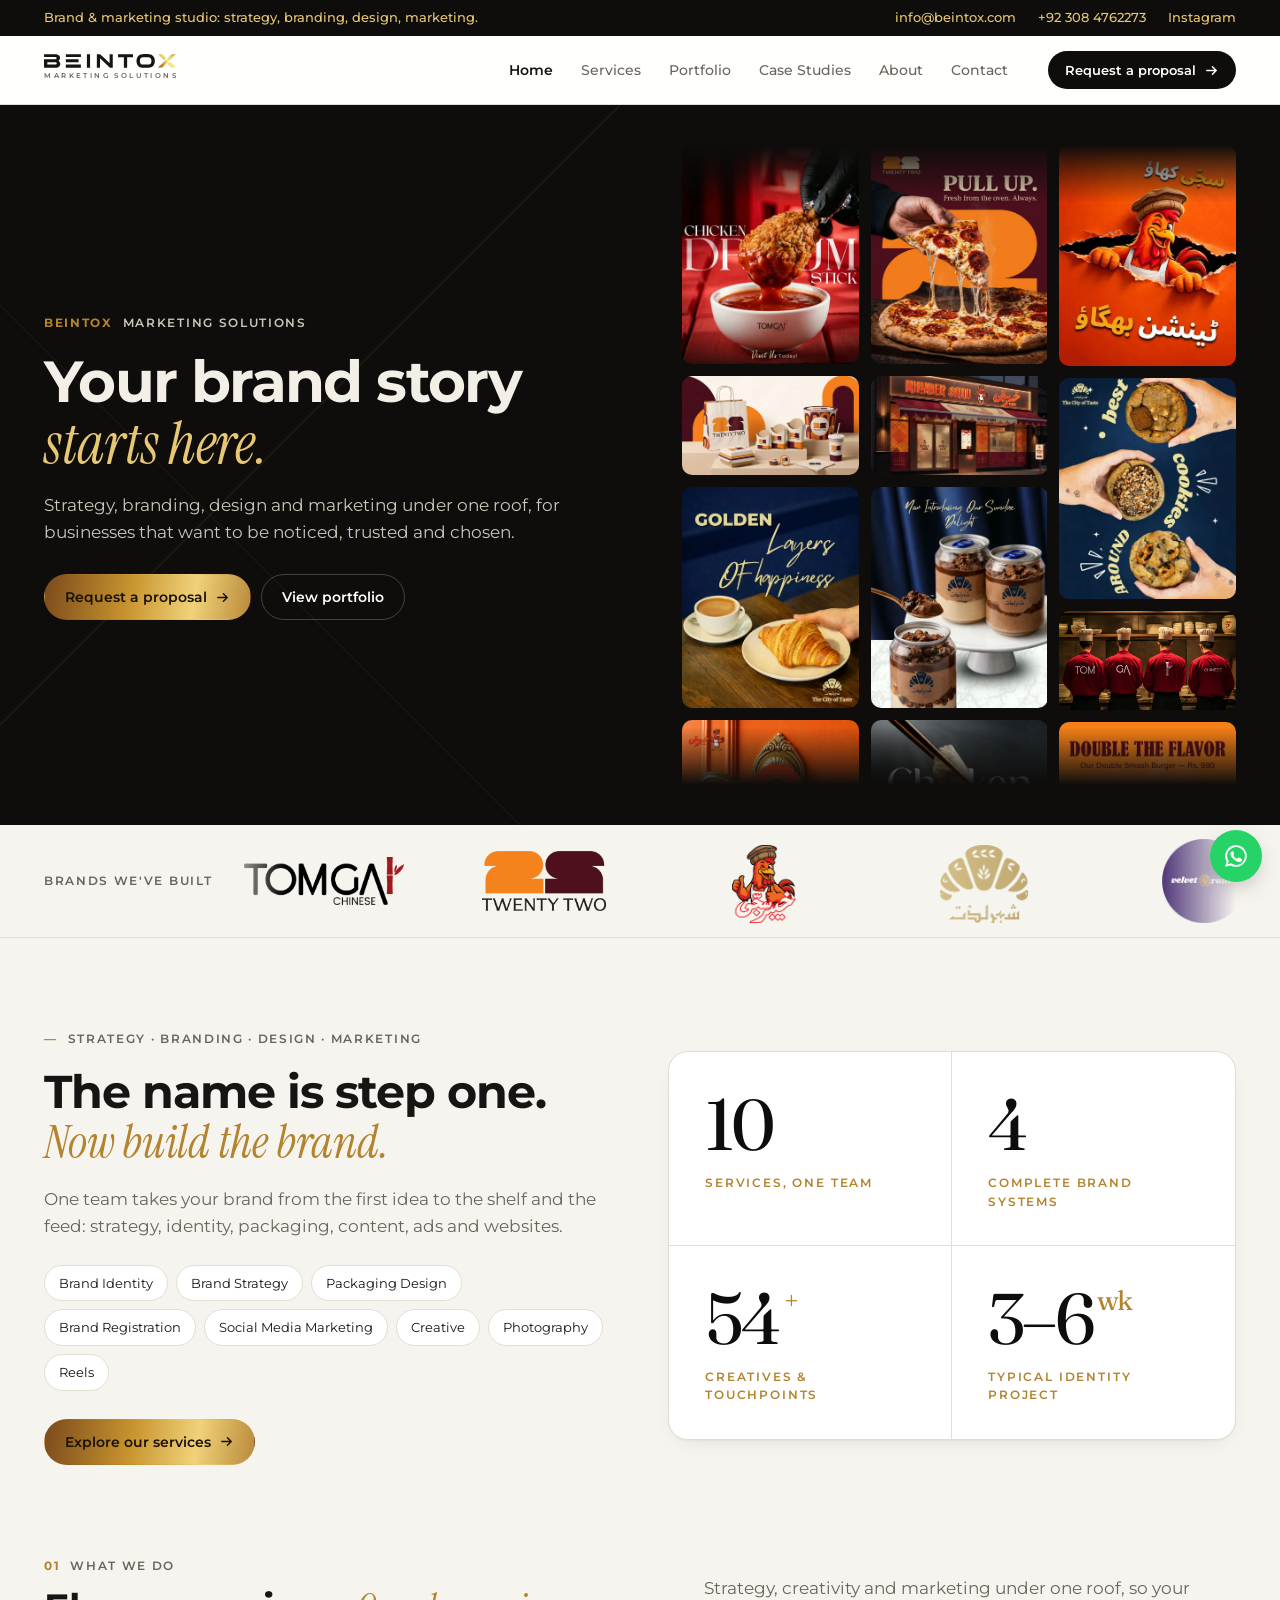
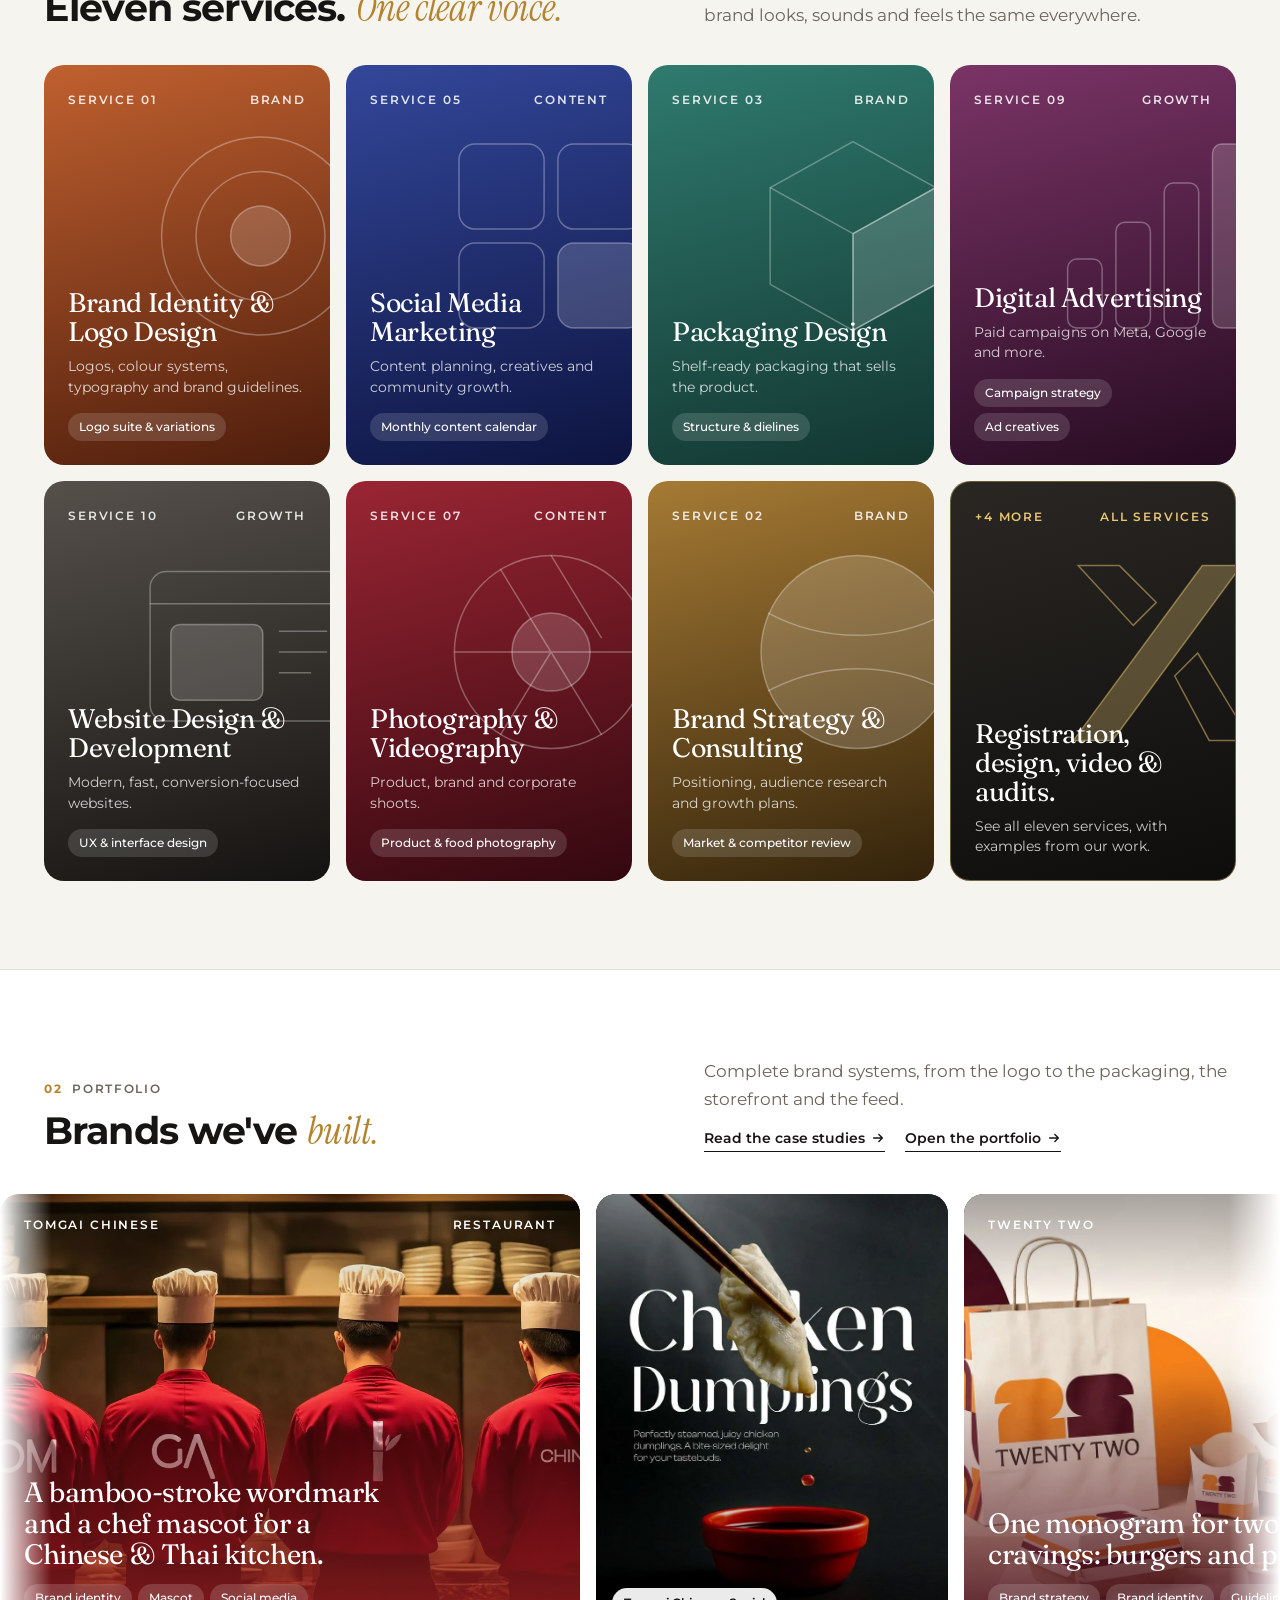
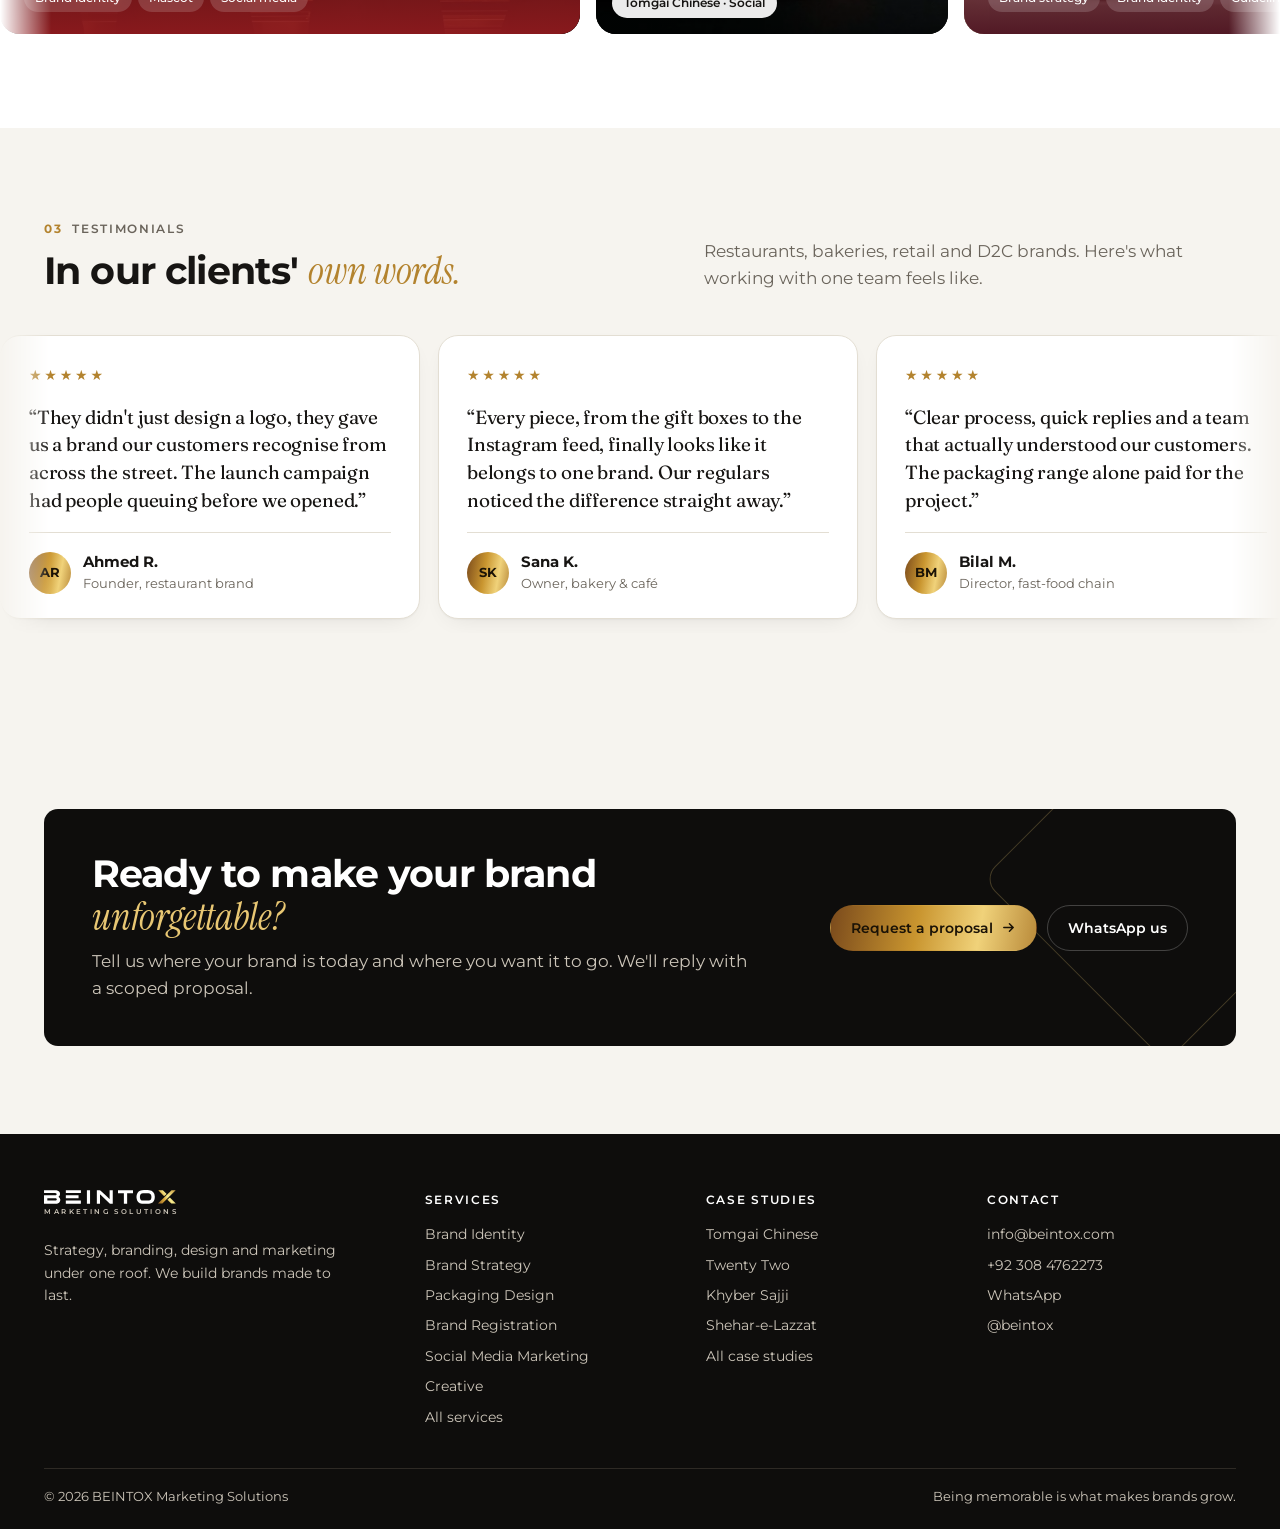
<file: index.html>
<!doctype html>
<html lang="en">
<head>
<meta charset="utf-8">
<meta name="viewport" content="width=device-width, initial-scale=1">
<title>BEINTOX: Branding &amp; Digital Marketing Agency | Strategy, Identity, Social Media</title>
<meta name="description" content="BEINTOX is a brand and marketing studio offering brand strategy, identity design, packaging, social media, advertising and websites, all under one roof.">
<meta name="theme-color" content="#0e0d0c">
<meta property="og:type" content="website">
<meta property="og:site_name" content="BEINTOX Marketing Solutions">
<meta property="og:title" content="BEINTOX: Branding &amp; Digital Marketing Agency | Strategy, Identity, Social Media">
<meta property="og:description" content="BEINTOX is a brand and marketing studio offering brand strategy, identity design, packaging, social media, advertising and websites, all under one roof.">
<meta name="twitter:card" content="summary_large_image">
<link rel="icon" href="assets/img/favicon.svg" type="image/svg+xml">
<link rel="preconnect" href="https://fonts.googleapis.com">
<link rel="preconnect" href="https://fonts.gstatic.com" crossorigin>
<link rel="stylesheet" href="https://fonts.googleapis.com/css2?family=Fraunces:opsz,wght@9..144,400&family=Instrument+Serif:ital@1&family=Montserrat:wght@400;500;600;700&display=swap">
<link rel="stylesheet" href="assets/css/style.css?v=16">
<script>document.documentElement.classList.add("js")</script>
<script type="application/ld+json">{"@context": "https://schema.org", "@type": "ProfessionalService", "name": "BEINTOX Marketing Solutions", "description": "Brand strategy, identity, design and marketing studio.", "email": "info@beintox.com", "telephone": "+923084762273", "address": {"@type": "PostalAddress", "addressCountry": "PK"}, "sameAs": ["https://instagram.com/beintox"], "makesOffer": [{"@type": "Offer", "itemOffered": {"@type": "Service", "name": "Brand Identity & Logo Design"}}, {"@type": "Offer", "itemOffered": {"@type": "Service", "name": "Brand Strategy & Consulting"}}, {"@type": "Offer", "itemOffered": {"@type": "Service", "name": "Packaging Design"}}, {"@type": "Offer", "itemOffered": {"@type": "Service", "name": "Brand Registration (IPO)"}}, {"@type": "Offer", "itemOffered": {"@type": "Service", "name": "Social Media Marketing"}}, {"@type": "Offer", "itemOffered": {"@type": "Service", "name": "Creative & Graphic Design"}}, {"@type": "Offer", "itemOffered": {"@type": "Service", "name": "Photography & Videography"}}, {"@type": "Offer", "itemOffered": {"@type": "Service", "name": "Reels & Video Editing"}}, {"@type": "Offer", "itemOffered": {"@type": "Service", "name": "Digital Advertising"}}, {"@type": "Offer", "itemOffered": {"@type": "Service", "name": "Website Design & Development"}}, {"@type": "Offer", "itemOffered": {"@type": "Service", "name": "Marketing Audit"}}]}</script>
</head>
<body>
<svg width="0" height="0" style="position:absolute" aria-hidden="true"><defs><linearGradient id="bxg" x1="830" y1="100" x2="968" y2="0" gradientUnits="userSpaceOnUse"><stop offset="0" stop-color="#8a5a22"/><stop offset=".35" stop-color="#d9a838"/><stop offset=".55" stop-color="#f7ec8f"/><stop offset="1" stop-color="#c99a3c"/></linearGradient></defs></svg>
<a class="skip" href="#main">Skip to content</a>
<div class="topbar"><div class="wrap">
  <span class="topbar__note">Brand &amp; marketing studio: strategy, branding, design, marketing.</span>
  <ul>
    <li><a href="mailto:info@beintox.com">info@beintox.com</a></li>
    <li><a href="tel:+923084762273">+92 308 4762273</a></li>
    <li><a href="https://instagram.com/beintox" target="_blank" rel="noopener">Instagram</a></li>
  </ul>
</div></div>
<header class="nav"><div class="wrap">
  <a href="index.html" aria-label="BEINTOX home"><span class="logo"><svg viewBox="0 0 968 182" role="img" aria-label="BEINTOX Marketing Solutions"><path d="M87.84 76.57C86.23 76.99 84.54 77.25 82.88 77.25C64.01 77.3 45.14 77.29 26.27 77.29C25.73 77.29 25.19 77.18 24.34 77.08L24.34 59.9C25.91 59.9 27.26 59.9 28.61 59.9C46.09 59.89 63.56 59.86 81.04 59.9C83.25 59.91 85.51 60.15 87.67 60.62C91.83 61.54 93.62 64.47 93.72 68.55C93.83 72.71 91.94 75.52 87.84 76.57M107.12 50.43C106.96 50.33 106.96 49.96 106.84 49.58C107.18 49.25 107.56 48.86 107.96 48.5C123.17 35.01 119.78 12.41 100.94 4.82C95.02 2.43 88.18 1.47 81.74 1.38C55.86 1.01 29.97 1.23 4.08 1.24C2.85 1.24 1.62 1.37 .23 1.44L.23 22.39C1.58 22.46 2.54 22.56 3.51 22.56C27.99 22.52 52.48 22.45 76.97 22.46C80.16 22.46 83.41 22.63 86.55 23.2C90.55 23.93 92.46 26.76 92.4 30.75C92.35 34.71 90.44 37.44 86.4 38.18C84.09 38.6 81.69 38.79 79.33 38.8C54.57 38.86 29.8 38.86 5.03 38.88C3.41 38.88 1.78 38.88 .08 38.88L.08 100.76C1.53 100.85 2.76 100.98 3.98 100.98C30.98 100.99 57.99 101.01 84.99 100.93C88.47 100.92 92.02 100.7 95.41 100C107.05 97.61 115.95 91.79 118.73 79.43C121.47 67.22 117.75 57.4 107.12 50.43ZM785.91 64.32C783.36 71.67 778.25 76.97 770.45 77.26C754.13 77.86 737.76 77.87 721.44 77.33C713.34 77.05 707.86 71.85 705.28 64.1C702.41 55.48 702.44 46.72 705.09 38.12C707.83 29.22 714.92 24.19 725.14 23.76C731.99 23.47 738.85 23.71 745.71 23.71C752.56 23.7 759.43 23.45 766.27 23.76C777.64 24.28 784.7 30.45 786.98 41.57C788.55 49.22 788.49 56.86 785.91 64.32M812.63 48.09C811.81 21.2 797.61 4.33 771.46 1.73C754.31 .03 736.8 .61 719.54 1.65C705.45 2.51 693.58 9.06 685.86 21.59C678.95 32.8 677.73 45.21 678.72 57.94C680.58 81.75 694.94 97.44 718.55 100.47C727.34 101.6 736.4 100.65 745.34 100.65C745.34 100.75 745.34 100.84 745.34 100.94C753.58 100.94 761.86 101.41 770.07 100.85C791.03 99.41 806.2 87.07 810.75 67.59C812.23 61.28 812.83 54.58 812.63 48.09ZM481.19 66.45C479.88 65.39 479.11 64.84 478.42 64.21C456.71 44.25 435.01 24.27 413.27 4.34C411.96 3.15 410.39 1.48 408.88 1.42C401.81 1.11 394.72 1.28 387.48 1.28L387.48 100.68L410.51 100.68L410.51 30.58C412.94 32.85 414.64 34.43 416.32 36.03C438.05 56.79 459.77 77.56 481.52 98.3C482.6 99.33 483.93 100.77 485.19 100.82C491.54 101.08 497.91 100.94 504.27 100.94L504.27 1.59L481.19 1.59ZM542.62 23.15H585.75V100.81H609.78V22.93H652.61V1.53H542.62ZM159.89 77.56h110.59v23.06H159.89zM160.07 1.44h110.62v21.39H160.07zM314.61 1.47h23.1v99.22h-23.1zM160.05 38.44h93.35v21.6H160.05z" fill="currentColor"/><path d="M835.75 99.75H868.25L965.75 1.5H935.75Z" fill="url(#bxg)"/><path d="M838.25 1.5H872L899.5 29.25L880.75 46.5Z" fill="url(#bxg)"/><path d="M905 71.5L923.25 54.25L967 99.75H933.25Z" fill="url(#bxg)"/><text class="logo__sub" x="2" y="178" textLength="964" lengthAdjust="spacing">MARKETING SOLUTIONS</text></svg></span></a>
  <ul class="nav__links" id="nav-links"><li><a href="index.html" aria-current="page">Home</a></li><li><a href="services.html">Services</a></li><li><a href="portfolio.html">Portfolio</a></li><li><a href="case-studies.html">Case Studies</a></li><li><a href="about.html">About</a></li><li><a href="contact.html">Contact</a></li></ul>
  <a class="btn btn--dark btn--s nav__cta" href="contact.html">Request a proposal <svg viewBox="0 0 16 16" fill="none" aria-hidden="true"><path d="M3 8h10M9 4l4 4-4 4" stroke="currentColor" stroke-width="1.6" stroke-linecap="round" stroke-linejoin="round"/></svg></a>
  <button class="nav__toggle" type="button" aria-label="Menu" aria-expanded="false" aria-controls="nav-links"><svg viewBox="0 0 18 18" fill="none" aria-hidden="true"><path d="M2 5h14M2 9h14M2 13h14" stroke="currentColor" stroke-width="1.6" stroke-linecap="round"/></svg></button>
</div></header>
<main id="main">

<section class="hero"><div class="wrap">
  <div>
    <span class="eyebrow"><b>BEINTOX</b> Marketing Solutions</span>
    <h1 class="h1">Your brand story <em>starts here.</em></h1>
    <p class="lead">Strategy, branding, design and marketing under one roof, for businesses that want to be noticed, trusted and chosen.</p>
    <div class="btns"><a class="btn btn--gold" href="contact.html">Request a proposal <svg viewBox="0 0 16 16" fill="none" aria-hidden="true"><path d="M3 8h10M9 4l4 4-4 4" stroke="currentColor" stroke-width="1.6" stroke-linecap="round" stroke-linejoin="round"/></svg></a><a class="btn btn--ghost" href="portfolio.html">View portfolio</a></div>
  </div>
  <div class="hero__wall" aria-label="Creatives designed by BEINTOX"><div class="wall__col" style="--dur:64s"><div class="wall__track"><a class="wall__item" href="portfolio.html#tomgai"><img src="assets/img/tomgai/post-drumstick.webp" alt="Tomgai creative by BEINTOX" width="800" height="992" fetchpriority="high" decoding="async"><span>Tomgai</span></a><a class="wall__item" href="portfolio.html#twenty-two"><img src="assets/img/twentytwo/pk-range.webp" alt="Twenty Two creative by BEINTOX" width="1600" height="892" fetchpriority="high" decoding="async"><span>Twenty Two</span></a><a class="wall__item" href="portfolio.html#shehar-e-lazzat"><img src="assets/img/shehar/post-golden-layers.webp" alt="Shehar-e-Lazzat creative by BEINTOX" width="800" height="1000" fetchpriority="high" decoding="async"><span>Shehar-e-Lazzat</span></a><a class="wall__item" href="portfolio.html#khyber-sajji"><img src="assets/img/khyber/post-door.webp" alt="Khyber Sajji creative by BEINTOX" width="800" height="1000" loading="lazy" decoding="async"><span>Khyber Sajji</span></a><a class="wall__item" href="portfolio.html#tomgai"><img src="assets/img/tomgai/app-billboard-1.webp" alt="Tomgai creative by BEINTOX" width="753" height="424" loading="lazy" decoding="async"><span>Tomgai</span></a><a class="wall__item" href="portfolio.html#twenty-two"><img src="assets/img/twentytwo/post-crunch.webp" alt="Twenty Two creative by BEINTOX" width="800" height="991" loading="lazy" decoding="async"><span>Twenty Two</span></a><a class="wall__item" href="portfolio.html#tomgai" tabindex="-1" aria-hidden="true"><img src="assets/img/tomgai/post-drumstick.webp" alt="Tomgai creative by BEINTOX" width="800" height="992" loading="lazy" decoding="async"><span>Tomgai</span></a><a class="wall__item" href="portfolio.html#twenty-two" tabindex="-1" aria-hidden="true"><img src="assets/img/twentytwo/pk-range.webp" alt="Twenty Two creative by BEINTOX" width="1600" height="892" loading="lazy" decoding="async"><span>Twenty Two</span></a><a class="wall__item" href="portfolio.html#shehar-e-lazzat" tabindex="-1" aria-hidden="true"><img src="assets/img/shehar/post-golden-layers.webp" alt="Shehar-e-Lazzat creative by BEINTOX" width="800" height="1000" loading="lazy" decoding="async"><span>Shehar-e-Lazzat</span></a><a class="wall__item" href="portfolio.html#khyber-sajji" tabindex="-1" aria-hidden="true"><img src="assets/img/khyber/post-door.webp" alt="Khyber Sajji creative by BEINTOX" width="800" height="1000" loading="lazy" decoding="async"><span>Khyber Sajji</span></a><a class="wall__item" href="portfolio.html#tomgai" tabindex="-1" aria-hidden="true"><img src="assets/img/tomgai/app-billboard-1.webp" alt="Tomgai creative by BEINTOX" width="753" height="424" loading="lazy" decoding="async"><span>Tomgai</span></a><a class="wall__item" href="portfolio.html#twenty-two" tabindex="-1" aria-hidden="true"><img src="assets/img/twentytwo/post-crunch.webp" alt="Twenty Two creative by BEINTOX" width="800" height="991" loading="lazy" decoding="async"><span>Twenty Two</span></a></div></div><div class="wall__col wall__col--down" style="--dur:76s"><div class="wall__track"><a class="wall__item" href="portfolio.html#twenty-two"><img src="assets/img/twentytwo/post-pull-up.webp" alt="Twenty Two creative by BEINTOX" width="800" height="991" fetchpriority="high" decoding="async"><span>Twenty Two</span></a><a class="wall__item" href="portfolio.html#khyber-sajji"><img src="assets/img/khyber/app-storefront.webp" alt="Khyber Sajji creative by BEINTOX" width="759" height="425" fetchpriority="high" decoding="async"><span>Khyber Sajji</span></a><a class="wall__item" href="portfolio.html#shehar-e-lazzat"><img src="assets/img/shehar/post-sundae.webp" alt="Shehar-e-Lazzat creative by BEINTOX" width="800" height="1000" fetchpriority="high" decoding="async"><span>Shehar-e-Lazzat</span></a><a class="wall__item" href="portfolio.html#tomgai"><img src="assets/img/tomgai/post-dumplings.webp" alt="Tomgai creative by BEINTOX" width="800" height="1001" loading="lazy" decoding="async"><span>Tomgai</span></a><a class="wall__item" href="portfolio.html#shehar-e-lazzat"><img src="assets/img/shehar/app-mockups.webp" alt="Shehar-e-Lazzat creative by BEINTOX" width="933" height="622" loading="lazy" decoding="async"><span>Shehar-e-Lazzat</span></a><a class="wall__item" href="portfolio.html#khyber-sajji"><img src="assets/img/khyber/post-hello-jii.webp" alt="Khyber Sajji creative by BEINTOX" width="800" height="1008" loading="lazy" decoding="async"><span>Khyber Sajji</span></a><a class="wall__item" href="portfolio.html#twenty-two" tabindex="-1" aria-hidden="true"><img src="assets/img/twentytwo/post-pull-up.webp" alt="Twenty Two creative by BEINTOX" width="800" height="991" loading="lazy" decoding="async"><span>Twenty Two</span></a><a class="wall__item" href="portfolio.html#khyber-sajji" tabindex="-1" aria-hidden="true"><img src="assets/img/khyber/app-storefront.webp" alt="Khyber Sajji creative by BEINTOX" width="759" height="425" loading="lazy" decoding="async"><span>Khyber Sajji</span></a><a class="wall__item" href="portfolio.html#shehar-e-lazzat" tabindex="-1" aria-hidden="true"><img src="assets/img/shehar/post-sundae.webp" alt="Shehar-e-Lazzat creative by BEINTOX" width="800" height="1000" loading="lazy" decoding="async"><span>Shehar-e-Lazzat</span></a><a class="wall__item" href="portfolio.html#tomgai" tabindex="-1" aria-hidden="true"><img src="assets/img/tomgai/post-dumplings.webp" alt="Tomgai creative by BEINTOX" width="800" height="1001" loading="lazy" decoding="async"><span>Tomgai</span></a><a class="wall__item" href="portfolio.html#shehar-e-lazzat" tabindex="-1" aria-hidden="true"><img src="assets/img/shehar/app-mockups.webp" alt="Shehar-e-Lazzat creative by BEINTOX" width="933" height="622" loading="lazy" decoding="async"><span>Shehar-e-Lazzat</span></a><a class="wall__item" href="portfolio.html#khyber-sajji" tabindex="-1" aria-hidden="true"><img src="assets/img/khyber/post-hello-jii.webp" alt="Khyber Sajji creative by BEINTOX" width="800" height="1008" loading="lazy" decoding="async"><span>Khyber Sajji</span></a></div></div><div class="wall__col" style="--dur:58s"><div class="wall__track"><a class="wall__item" href="portfolio.html#khyber-sajji"><img src="assets/img/khyber/post-tension.webp" alt="Khyber Sajji creative by BEINTOX" width="800" height="999" fetchpriority="high" decoding="async"><span>Khyber Sajji</span></a><a class="wall__item" href="portfolio.html#shehar-e-lazzat"><img src="assets/img/shehar/post-cookies.webp" alt="Shehar-e-Lazzat creative by BEINTOX" width="800" height="1001" fetchpriority="high" decoding="async"><span>Shehar-e-Lazzat</span></a><a class="wall__item" href="portfolio.html#tomgai"><img src="assets/img/tomgai/app-chefs.webp" alt="Tomgai creative by BEINTOX" width="1400" height="787" fetchpriority="high" decoding="async"><span>Tomgai</span></a><a class="wall__item" href="portfolio.html#twenty-two"><img src="assets/img/twentytwo/post-double.webp" alt="Twenty Two creative by BEINTOX" width="800" height="991" loading="lazy" decoding="async"><span>Twenty Two</span></a><a class="wall__item" href="portfolio.html#khyber-sajji"><img src="assets/img/khyber/photo-roast.webp" alt="Khyber Sajji creative by BEINTOX" width="379" height="213" loading="lazy" decoding="async"><span>Khyber Sajji</span></a><a class="wall__item" href="portfolio.html#shehar-e-lazzat"><img src="assets/img/shehar/post-donuts.webp" alt="Shehar-e-Lazzat creative by BEINTOX" width="800" height="1000" loading="lazy" decoding="async"><span>Shehar-e-Lazzat</span></a><a class="wall__item" href="portfolio.html#tomgai"><img src="assets/img/tomgai/post-legacy.webp" alt="Tomgai creative by BEINTOX" width="800" height="1001" loading="lazy" decoding="async"><span>Tomgai</span></a><a class="wall__item" href="portfolio.html#khyber-sajji" tabindex="-1" aria-hidden="true"><img src="assets/img/khyber/post-tension.webp" alt="Khyber Sajji creative by BEINTOX" width="800" height="999" loading="lazy" decoding="async"><span>Khyber Sajji</span></a><a class="wall__item" href="portfolio.html#shehar-e-lazzat" tabindex="-1" aria-hidden="true"><img src="assets/img/shehar/post-cookies.webp" alt="Shehar-e-Lazzat creative by BEINTOX" width="800" height="1001" loading="lazy" decoding="async"><span>Shehar-e-Lazzat</span></a><a class="wall__item" href="portfolio.html#tomgai" tabindex="-1" aria-hidden="true"><img src="assets/img/tomgai/app-chefs.webp" alt="Tomgai creative by BEINTOX" width="1400" height="787" loading="lazy" decoding="async"><span>Tomgai</span></a><a class="wall__item" href="portfolio.html#twenty-two" tabindex="-1" aria-hidden="true"><img src="assets/img/twentytwo/post-double.webp" alt="Twenty Two creative by BEINTOX" width="800" height="991" loading="lazy" decoding="async"><span>Twenty Two</span></a><a class="wall__item" href="portfolio.html#khyber-sajji" tabindex="-1" aria-hidden="true"><img src="assets/img/khyber/photo-roast.webp" alt="Khyber Sajji creative by BEINTOX" width="379" height="213" loading="lazy" decoding="async"><span>Khyber Sajji</span></a><a class="wall__item" href="portfolio.html#shehar-e-lazzat" tabindex="-1" aria-hidden="true"><img src="assets/img/shehar/post-donuts.webp" alt="Shehar-e-Lazzat creative by BEINTOX" width="800" height="1000" loading="lazy" decoding="async"><span>Shehar-e-Lazzat</span></a><a class="wall__item" href="portfolio.html#tomgai" tabindex="-1" aria-hidden="true"><img src="assets/img/tomgai/post-legacy.webp" alt="Tomgai creative by BEINTOX" width="800" height="1001" loading="lazy" decoding="async"><span>Tomgai</span></a></div></div></div>
</div></section>

<section class="clients" aria-label="Clients"><div class="wrap">
  <span class="clients__label">Brands we've built</span>
  <div class="marquee"><div class="marquee__track"><a href="portfolio.html#tomgai" class="logo-s" aria-label="Tomgai Chinese"><img src="assets/img/logos/tomgai.png" alt="Tomgai Chinese logo" width="891" height="263" fetchpriority="high" decoding="async"></a><a href="portfolio.html#twenty-two" class="logo-s" aria-label="Twenty Two"><img src="assets/img/logos/twentytwo.png" alt="Twenty Two logo" width="753" height="364" fetchpriority="high" decoding="async"></a><a href="portfolio.html#khyber-sajji" class="logo-l" aria-label="Khyber Sajji"><img src="assets/img/logos/khyber.png" alt="Khyber Sajji logo" width="562" height="682" fetchpriority="high" decoding="async"></a><a href="portfolio.html#shehar-e-lazzat" class="logo-l" aria-label="Shehar-e-Lazzat"><img src="assets/img/logos/shehar.png" alt="Shehar-e-Lazzat logo" width="707" height="631" fetchpriority="high" decoding="async"></a><span class="logo-xl" role="img" aria-label="Velvet Crunch"><img src="assets/img/logos/velvetcrunch.png" alt="Velvet Crunch logo" width="700" height="699" fetchpriority="high" decoding="async"></span><span class="logo-l" role="img" aria-label="Leatherifyy"><img src="assets/img/logos/leatherifyy.png" alt="Leatherifyy logo" width="800" height="501" fetchpriority="high" decoding="async"></span><a href="portfolio.html#tomgai" class="logo-s" aria-label="Tomgai Chinese"><img src="assets/img/logos/tomgai.png" alt="Tomgai Chinese logo" width="891" height="263" fetchpriority="high" decoding="async"></a><a href="portfolio.html#twenty-two" class="logo-s" aria-label="Twenty Two"><img src="assets/img/logos/twentytwo.png" alt="Twenty Two logo" width="753" height="364" fetchpriority="high" decoding="async"></a><a href="portfolio.html#khyber-sajji" class="logo-l" aria-label="Khyber Sajji"><img src="assets/img/logos/khyber.png" alt="Khyber Sajji logo" width="562" height="682" fetchpriority="high" decoding="async"></a><a href="portfolio.html#shehar-e-lazzat" class="logo-l" aria-label="Shehar-e-Lazzat"><img src="assets/img/logos/shehar.png" alt="Shehar-e-Lazzat logo" width="707" height="631" fetchpriority="high" decoding="async"></a><span class="logo-xl" role="img" aria-label="Velvet Crunch"><img src="assets/img/logos/velvetcrunch.png" alt="Velvet Crunch logo" width="700" height="699" fetchpriority="high" decoding="async"></span><span class="logo-l" role="img" aria-label="Leatherifyy"><img src="assets/img/logos/leatherifyy.png" alt="Leatherifyy logo" width="800" height="501" fetchpriority="high" decoding="async"></span><a tabindex="-1" aria-hidden="true" href="portfolio.html#tomgai" class="logo-s" aria-label="Tomgai Chinese"><img src="assets/img/logos/tomgai.png" alt="Tomgai Chinese logo" width="891" height="263" fetchpriority="high" decoding="async"></a><a tabindex="-1" aria-hidden="true" href="portfolio.html#twenty-two" class="logo-s" aria-label="Twenty Two"><img src="assets/img/logos/twentytwo.png" alt="Twenty Two logo" width="753" height="364" fetchpriority="high" decoding="async"></a><a tabindex="-1" aria-hidden="true" href="portfolio.html#khyber-sajji" class="logo-l" aria-label="Khyber Sajji"><img src="assets/img/logos/khyber.png" alt="Khyber Sajji logo" width="562" height="682" fetchpriority="high" decoding="async"></a><a tabindex="-1" aria-hidden="true" href="portfolio.html#shehar-e-lazzat" class="logo-l" aria-label="Shehar-e-Lazzat"><img src="assets/img/logos/shehar.png" alt="Shehar-e-Lazzat logo" width="707" height="631" fetchpriority="high" decoding="async"></a><span class="logo-xl" aria-hidden="true" aria-label="Velvet Crunch"><img src="assets/img/logos/velvetcrunch.png" alt="Velvet Crunch logo" width="700" height="699" fetchpriority="high" decoding="async"></span><span class="logo-l" aria-hidden="true" aria-label="Leatherifyy"><img src="assets/img/logos/leatherifyy.png" alt="Leatherifyy logo" width="800" height="501" fetchpriority="high" decoding="async"></span><a tabindex="-1" aria-hidden="true" href="portfolio.html#tomgai" class="logo-s" aria-label="Tomgai Chinese"><img src="assets/img/logos/tomgai.png" alt="Tomgai Chinese logo" width="891" height="263" fetchpriority="high" decoding="async"></a><a tabindex="-1" aria-hidden="true" href="portfolio.html#twenty-two" class="logo-s" aria-label="Twenty Two"><img src="assets/img/logos/twentytwo.png" alt="Twenty Two logo" width="753" height="364" fetchpriority="high" decoding="async"></a><a tabindex="-1" aria-hidden="true" href="portfolio.html#khyber-sajji" class="logo-l" aria-label="Khyber Sajji"><img src="assets/img/logos/khyber.png" alt="Khyber Sajji logo" width="562" height="682" fetchpriority="high" decoding="async"></a><a tabindex="-1" aria-hidden="true" href="portfolio.html#shehar-e-lazzat" class="logo-l" aria-label="Shehar-e-Lazzat"><img src="assets/img/logos/shehar.png" alt="Shehar-e-Lazzat logo" width="707" height="631" fetchpriority="high" decoding="async"></a><span class="logo-xl" aria-hidden="true" aria-label="Velvet Crunch"><img src="assets/img/logos/velvetcrunch.png" alt="Velvet Crunch logo" width="700" height="699" fetchpriority="high" decoding="async"></span><span class="logo-l" aria-hidden="true" aria-label="Leatherifyy"><img src="assets/img/logos/leatherifyy.png" alt="Leatherifyy logo" width="800" height="501" fetchpriority="high" decoding="async"></span></div></div>
</div></section>

<section class="kband"><div class="wrap">
  <div>
    <span class="eyebrow"><b>—</b> Strategy · Branding · Design · Marketing</span>
    <h2 class="h2">The name is step one. <em>Now build the brand.</em></h2>
    <p class="lead">One team takes your brand from the first idea to the shelf and the feed: strategy, identity, packaging, content, ads and websites.</p>
    <div class="kband__pills"><span>Brand Identity</span><span>Brand Strategy</span><span>Packaging Design</span><span>Brand Registration</span><span>Social Media Marketing</span><span>Creative</span><span>Photography</span><span>Reels</span></div>
    <a class="btn btn--gold" href="services.html">Explore our services <svg viewBox="0 0 16 16" fill="none" aria-hidden="true"><path d="M3 8h10M9 4l4 4-4 4" stroke="currentColor" stroke-width="1.6" stroke-linecap="round" stroke-linejoin="round"/></svg></a>
  </div>
  <div class="kpis"><div class="kpi rv" style="--i:0"><b><span data-count="11">11</span><sup></sup></b><span>Services, one team</span></div><div class="kpi rv" style="--i:1"><b><span data-count="4">4</span><sup></sup></b><span>Complete brand systems</span></div><div class="kpi rv" style="--i:2"><b><span data-count="59">59</span><sup>+</sup></b><span>Creatives &amp; touchpoints</span></div><div class="kpi rv" style="--i:3"><b>3–<span data-count="6">6</span><sup>wk</sup></b><span>Typical identity project</span></div></div>
</div></section>

<section class="sec"><div class="wrap">
  <div class="head"><div><span class="eyebrow"><b>01</b> What we do</span><h2 class="h2">Eleven services. <em>One clear voice.</em></h2></div><div class="head__aside"><p class="lead">Strategy, creativity and marketing under one roof, so your brand looks, sounds and feels the same everywhere.</p></div></div>
  <div class="svcx-grid"><a class="svcx rv" href="services.html#identity" style="--c1:#c0602f;--c2:#4d1d0c;--i:0">
  <div class="svcx__top"><span>Service 01</span><span>Brand</span></div>
  <svg class="svcx__art" viewBox="0 0 200 200" aria-hidden="true"><circle class="o" cx="110" cy="100" r="86"/><circle class="o" cx="110" cy="100" r="56"/><circle class="a" cx="110" cy="100" r="26"/></svg>
  <div class="svcx__body"><h3>Brand Identity &amp; Logo Design</h3><p>Logos, colour systems, typography and brand guidelines.</p><div class="svcx__tags"><span>Logo suite &amp; variations</span></div></div>
  <span class="svcx__go" aria-hidden="true"><svg viewBox="0 0 16 16" fill="none" aria-hidden="true"><path d="M3 8h10M9 4l4 4-4 4" stroke="currentColor" stroke-width="1.6" stroke-linecap="round" stroke-linejoin="round"/></svg></span>
</a><a class="svcx rv" href="services.html#social" style="--c1:#33479a;--c2:#0d1440;--i:1">
  <div class="svcx__top"><span>Service 05</span><span>Content</span></div>
  <svg class="svcx__art" viewBox="0 0 200 200" aria-hidden="true"><rect x="20" y="20" width="74" height="74" rx="14" class="o"/><rect x="106" y="20" width="74" height="74" rx="14" class="o"/><rect x="20" y="106" width="74" height="74" rx="14" class="o"/><rect class="a" x="106" y="106" width="74" height="74" rx="14"/></svg>
  <div class="svcx__body"><h3>Social Media Marketing</h3><p>Content planning, creatives and community growth.</p><div class="svcx__tags"><span>Monthly content calendar</span></div></div>
  <span class="svcx__go" aria-hidden="true"><svg viewBox="0 0 16 16" fill="none" aria-hidden="true"><path d="M3 8h10M9 4l4 4-4 4" stroke="currentColor" stroke-width="1.6" stroke-linecap="round" stroke-linejoin="round"/></svg></span>
</a><a class="svcx rv" href="services.html#packaging" style="--c1:#2f7a6e;--c2:#123630;--i:2">
  <div class="svcx__top"><span>Service 03</span><span>Brand</span></div>
  <svg class="svcx__art" viewBox="0 0 200 200" aria-hidden="true"><path class="o" d="M100 18 172 58v84l-72 40-72-40V58z"/><path class="o" d="M28 58l72 40 72-40M100 98v84"/><path class="a" d="M100 98l72-40v84l-72 40z"/></svg>
  <div class="svcx__body"><h3>Packaging Design</h3><p>Shelf-ready packaging that sells the product.</p><div class="svcx__tags"><span>Structure &amp; dielines</span></div></div>
  <span class="svcx__go" aria-hidden="true"><svg viewBox="0 0 16 16" fill="none" aria-hidden="true"><path d="M3 8h10M9 4l4 4-4 4" stroke="currentColor" stroke-width="1.6" stroke-linecap="round" stroke-linejoin="round"/></svg></span>
</a><a class="svcx rv" href="services.html#ads" style="--c1:#7a3466;--c2:#260b21;--i:3">
  <div class="svcx__top"><span>Service 09</span><span>Growth</span></div>
  <svg class="svcx__art" viewBox="0 0 200 200" aria-hidden="true"><rect class="o" x="24" y="120" width="30" height="60" rx="8"/><rect class="o" x="66" y="88" width="30" height="92" rx="8"/><rect class="o" x="108" y="54" width="30" height="126" rx="8"/><rect class="a" x="150" y="20" width="30" height="160" rx="8"/></svg>
  <div class="svcx__body"><h3>Digital Advertising</h3><p>Paid campaigns on Meta, Google and more.</p><div class="svcx__tags"><span>Campaign strategy</span><span>Ad creatives</span></div></div>
  <span class="svcx__go" aria-hidden="true"><svg viewBox="0 0 16 16" fill="none" aria-hidden="true"><path d="M3 8h10M9 4l4 4-4 4" stroke="currentColor" stroke-width="1.6" stroke-linecap="round" stroke-linejoin="round"/></svg></span>
</a><a class="svcx rv" href="services.html#web" style="--c1:#55504a;--c2:#151311;--i:4">
  <div class="svcx__top"><span>Service 10</span><span>Growth</span></div>
  <svg class="svcx__art" viewBox="0 0 200 200" aria-hidden="true"><rect class="o" x="14" y="30" width="172" height="130" rx="14"/><path class="o" d="M14 58h172"/><rect class="a" x="32" y="76" width="80" height="66" rx="8"/><path class="o" d="M126 82h42M126 100h42M126 118h28"/></svg>
  <div class="svcx__body"><h3>Website Design &amp; Development</h3><p>Modern, fast, conversion-focused websites.</p><div class="svcx__tags"><span>UX &amp; interface design</span></div></div>
  <span class="svcx__go" aria-hidden="true"><svg viewBox="0 0 16 16" fill="none" aria-hidden="true"><path d="M3 8h10M9 4l4 4-4 4" stroke="currentColor" stroke-width="1.6" stroke-linecap="round" stroke-linejoin="round"/></svg></span>
</a><a class="svcx rv" href="services.html#photo" style="--c1:#9a2533;--c2:#33080f;--i:5">
  <div class="svcx__top"><span>Service 07</span><span>Content</span></div>
  <svg class="svcx__art" viewBox="0 0 200 200" aria-hidden="true"><circle class="o" cx="100" cy="100" r="84"/><path class="o" d="M100 16l44 72M184 100l-84 0M144 172l-44-72M56 172l44-72M16 100h84M56 28l44 72"/><circle class="a" cx="100" cy="100" r="34"/></svg>
  <div class="svcx__body"><h3>Photography &amp; Videography</h3><p>Product, brand and corporate shoots.</p><div class="svcx__tags"><span>Product &amp; food photography</span></div></div>
  <span class="svcx__go" aria-hidden="true"><svg viewBox="0 0 16 16" fill="none" aria-hidden="true"><path d="M3 8h10M9 4l4 4-4 4" stroke="currentColor" stroke-width="1.6" stroke-linecap="round" stroke-linejoin="round"/></svg></span>
</a><a class="svcx rv" href="services.html#strategy" style="--c1:#a57a34;--c2:#33230b;--i:6">
  <div class="svcx__top"><span>Service 02</span><span>Brand</span></div>
  <svg class="svcx__art" viewBox="0 0 200 200" aria-hidden="true"><circle class="a" cx="104" cy="100" r="84"/><path class="o" d="M26 66c48 26 108 26 156 0M26 134c48-26 108-26 156 0"/></svg>
  <div class="svcx__body"><h3>Brand Strategy &amp; Consulting</h3><p>Positioning, audience research and growth plans.</p><div class="svcx__tags"><span>Market &amp; competitor review</span></div></div>
  <span class="svcx__go" aria-hidden="true"><svg viewBox="0 0 16 16" fill="none" aria-hidden="true"><path d="M3 8h10M9 4l4 4-4 4" stroke="currentColor" stroke-width="1.6" stroke-linecap="round" stroke-linejoin="round"/></svg></span>
</a>
    <a class="svcx svcx--more rv" href="services.html" style="--i:7">
      <div class="svcx__top"><span>+4 more</span><span>All services</span></div>
      <svg class="svcx__art" viewBox="0 0 200 200" aria-hidden="true"><path class="a" d="M30 176h34L176 24h-34z"/><path class="o" d="M34 24h36l32 32-20 20zM118 120l20-20 46 76h-36z"/></svg>
      <div class="svcx__body"><h3>Registration, design, video &amp; audits.</h3><p>See all eleven services, with examples from our work.</p></div>
      <span class="svcx__go" aria-hidden="true"><svg viewBox="0 0 16 16" fill="none" aria-hidden="true"><path d="M3 8h10M9 4l4 4-4 4" stroke="currentColor" stroke-width="1.6" stroke-linecap="round" stroke-linejoin="round"/></svg></span>
    </a>
  </div>
</div></section>

<section class="sec sec--white bt"><div class="wrap">
  <div class="head"><div><span class="eyebrow"><b>02</b> Portfolio</span><h2 class="h2">Brands we've <em>built.</em></h2></div><div class="head__aside"><p class="lead">Complete brand systems, from the logo to the packaging, the storefront and the feed.</p><div class="btns" style="gap:20px"><a class="link" href="case-studies.html">Read the case studies <svg viewBox="0 0 16 16" fill="none" aria-hidden="true"><path d="M3 8h10M9 4l4 4-4 4" stroke="currentColor" stroke-width="1.6" stroke-linecap="round" stroke-linejoin="round"/></svg></a><a class="link" href="portfolio.html">Open the portfolio <svg viewBox="0 0 16 16" fill="none" aria-hidden="true"><path d="M3 8h10M9 4l4 4-4 4" stroke="currentColor" stroke-width="1.6" stroke-linecap="round" stroke-linejoin="round"/></svg></a></div></div></div>
</div>
<div class="reel" aria-label="Brands we have built"><div class="reel__track"><a class="rc rc--case" href="case-study-tomgai.html" style="--brand:#8f1a1e">
  <img src="assets/img/tomgai/app-chefs.webp" alt="Tomgai Chinese brand work by BEINTOX" width="1400" height="787" loading="lazy" decoding="async">
  <span class="rc__top"><span>Tomgai Chinese</span><span>Restaurant</span></span>
  <span class="rc__body"><b>A bamboo-stroke wordmark and a chef mascot for a Chinese &amp; Thai kitchen.</b><span class="rc__tags"><span>Brand identity</span><span>Mascot</span><span>Social media</span></span></span></a><a class="rc rc--post" href="portfolio.html#tomgai" style="--brand:#8f1a1e">
  <img src="assets/img/tomgai/post-dumplings.webp" alt="Tomgai Chinese: Chicken dumplings" width="800" height="1001" loading="lazy" decoding="async">
  <span class="rc__chip">Tomgai Chinese · Social</span></a><a class="rc rc--case" href="case-study-twenty-two.html" style="--brand:#4b111f">
  <img src="assets/img/twentytwo/pk-range.webp" alt="Twenty Two brand work by BEINTOX" width="1600" height="892" loading="lazy" decoding="async">
  <span class="rc__top"><span>Twenty Two</span><span>Fast food</span></span>
  <span class="rc__body"><b>One monogram for two cravings: burgers and pizza.</b><span class="rc__tags"><span>Brand strategy</span><span>Brand identity</span><span>Guidelines</span></span></span></a><a class="rc rc--post" href="portfolio.html#twenty-two" style="--brand:#4b111f">
  <img src="assets/img/twentytwo/post-coming.webp" alt="Twenty Two: Something big is coming" width="800" height="991" loading="lazy" decoding="async">
  <span class="rc__chip">Twenty Two · Social</span></a><a class="rc rc--case" href="case-study-khyber-sajji.html" style="--brand:#a82c17">
  <img src="assets/img/khyber/app-storefront.webp" alt="Khyber Sajji brand work by BEINTOX" width="759" height="425" loading="lazy" decoding="async">
  <span class="rc__top"><span>Khyber Sajji</span><span>Restaurant</span></span>
  <span class="rc__body"><b>A mascot in a Peshawari cap launched the brand before the doors opened.</b><span class="rc__tags"><span>Brand identity</span><span>Mascot &amp; illustration</span><span>Launch campaign</span></span></span></a><a class="rc rc--post" href="portfolio.html#khyber-sajji" style="--brand:#a82c17">
  <img src="assets/img/khyber/post-door.webp" alt="Khyber Sajji: The door hanger" width="800" height="1000" loading="lazy" decoding="async">
  <span class="rc__chip">Khyber Sajji · Social</span></a><a class="rc rc--case" href="case-study-shehar-e-lazzat.html" style="--brand:#13203a">
  <img src="assets/img/shehar/app-mockups.webp" alt="Shehar-e-Lazzat brand work by BEINTOX" width="933" height="622" loading="lazy" decoding="async">
  <span class="rc__top"><span>Shehar-e-Lazzat</span><span>Bakery &amp; café</span></span>
  <span class="rc__body"><b>A navy-and-gold bakery brand, crowned by a croissant.</b><span class="rc__tags"><span>Brand identity</span><span>Packaging</span><span>Stationery</span></span></span></a><a class="rc rc--post" href="portfolio.html#shehar-e-lazzat" style="--brand:#13203a">
  <img src="assets/img/shehar/post-golden-layers.webp" alt="Shehar-e-Lazzat: Golden layers of happiness" width="800" height="1000" loading="lazy" decoding="async">
  <span class="rc__chip">Shehar-e-Lazzat · Social</span></a><a class="rc rc--case" href="case-study-tomgai.html" style="--brand:#8f1a1e" tabindex="-1" aria-hidden="true">
  <img src="assets/img/tomgai/app-chefs.webp" alt="" width="1400" height="787" loading="lazy" decoding="async">
  <span class="rc__top"><span>Tomgai Chinese</span><span>Restaurant</span></span>
  <span class="rc__body"><b>A bamboo-stroke wordmark and a chef mascot for a Chinese &amp; Thai kitchen.</b><span class="rc__tags"><span>Brand identity</span><span>Mascot</span><span>Social media</span></span></span></a><a class="rc rc--post" href="portfolio.html#tomgai" style="--brand:#8f1a1e" tabindex="-1" aria-hidden="true">
  <img src="assets/img/tomgai/post-dumplings.webp" alt="" width="800" height="1001" loading="lazy" decoding="async">
  <span class="rc__chip">Tomgai Chinese · Social</span></a><a class="rc rc--case" href="case-study-twenty-two.html" style="--brand:#4b111f" tabindex="-1" aria-hidden="true">
  <img src="assets/img/twentytwo/pk-range.webp" alt="" width="1600" height="892" loading="lazy" decoding="async">
  <span class="rc__top"><span>Twenty Two</span><span>Fast food</span></span>
  <span class="rc__body"><b>One monogram for two cravings: burgers and pizza.</b><span class="rc__tags"><span>Brand strategy</span><span>Brand identity</span><span>Guidelines</span></span></span></a><a class="rc rc--post" href="portfolio.html#twenty-two" style="--brand:#4b111f" tabindex="-1" aria-hidden="true">
  <img src="assets/img/twentytwo/post-coming.webp" alt="" width="800" height="991" loading="lazy" decoding="async">
  <span class="rc__chip">Twenty Two · Social</span></a><a class="rc rc--case" href="case-study-khyber-sajji.html" style="--brand:#a82c17" tabindex="-1" aria-hidden="true">
  <img src="assets/img/khyber/app-storefront.webp" alt="" width="759" height="425" loading="lazy" decoding="async">
  <span class="rc__top"><span>Khyber Sajji</span><span>Restaurant</span></span>
  <span class="rc__body"><b>A mascot in a Peshawari cap launched the brand before the doors opened.</b><span class="rc__tags"><span>Brand identity</span><span>Mascot &amp; illustration</span><span>Launch campaign</span></span></span></a><a class="rc rc--post" href="portfolio.html#khyber-sajji" style="--brand:#a82c17" tabindex="-1" aria-hidden="true">
  <img src="assets/img/khyber/post-door.webp" alt="" width="800" height="1000" loading="lazy" decoding="async">
  <span class="rc__chip">Khyber Sajji · Social</span></a><a class="rc rc--case" href="case-study-shehar-e-lazzat.html" style="--brand:#13203a" tabindex="-1" aria-hidden="true">
  <img src="assets/img/shehar/app-mockups.webp" alt="" width="933" height="622" loading="lazy" decoding="async">
  <span class="rc__top"><span>Shehar-e-Lazzat</span><span>Bakery &amp; café</span></span>
  <span class="rc__body"><b>A navy-and-gold bakery brand, crowned by a croissant.</b><span class="rc__tags"><span>Brand identity</span><span>Packaging</span><span>Stationery</span></span></span></a><a class="rc rc--post" href="portfolio.html#shehar-e-lazzat" style="--brand:#13203a" tabindex="-1" aria-hidden="true">
  <img src="assets/img/shehar/post-golden-layers.webp" alt="" width="800" height="1000" loading="lazy" decoding="async">
  <span class="rc__chip">Shehar-e-Lazzat · Social</span></a></div></div>
</section>

<section class="sec tms"><div class="wrap">
  <div class="head"><div><span class="eyebrow"><b>03</b> Testimonials</span><h2 class="h2">In our clients' <em>own words.</em></h2></div><div class="head__aside"><p class="lead">Restaurants, bakeries, retail and D2C brands. Here's what working with one team feels like.</p></div></div>
</div>
<div class="reel reel--tm" aria-label="Client testimonials"><div class="reel__track"><figure class="tm"><span class="tm__stars" aria-label="5 out of 5">★★★★★</span><blockquote>“They didn&#x27;t just design a logo, they gave us a brand our customers recognise from across the street. The launch campaign had people queuing before we opened.”</blockquote>
  <figcaption><span class="tm__av">AR</span><span><b>Ahmed R.</b><small>Founder, restaurant brand</small></span></figcaption></figure><figure class="tm"><span class="tm__stars" aria-label="5 out of 5">★★★★★</span><blockquote>“Every piece, from the gift boxes to the Instagram feed, finally looks like it belongs to one brand. Our regulars noticed the difference straight away.”</blockquote>
  <figcaption><span class="tm__av">SK</span><span><b>Sana K.</b><small>Owner, bakery &amp; café</small></span></figcaption></figure><figure class="tm"><span class="tm__stars" aria-label="5 out of 5">★★★★★</span><blockquote>“Clear process, quick replies and a team that actually understood our customers. The packaging range alone paid for the project.”</blockquote>
  <figcaption><span class="tm__av">BM</span><span><b>Bilal M.</b><small>Director, fast-food chain</small></span></figcaption></figure><figure class="tm"><span class="tm__stars" aria-label="5 out of 5">★★★★★</span><blockquote>“BEINTOX handled strategy, design and our monthly content. One team, one voice. It&#x27;s made growing the brand so much easier.”</blockquote>
  <figcaption><span class="tm__av">HA</span><span><b>Hira A.</b><small>Co-founder, D2C snack brand</small></span></figcaption></figure><figure class="tm"><span class="tm__stars" aria-label="5 out of 5">★★★★★</span><blockquote>“Sharp, modern identity and a website that converts. They pushed us to define who we&#x27;re for before touching a single colour.”</blockquote>
  <figcaption><span class="tm__av">UT</span><span><b>Usman T.</b><small>Founder, leather goods</small></span></figcaption></figure><figure class="tm"><span class="tm__stars" aria-label="5 out of 5">★★★★★</span><blockquote>“Our ads finally look premium and perform better. Monthly reports are clear, and we always know what&#x27;s coming next.”</blockquote>
  <figcaption><span class="tm__av">MS</span><span><b>Maryam S.</b><small>Marketing lead, retail</small></span></figcaption></figure><figure class="tm" aria-hidden="true"><span class="tm__stars" aria-label="5 out of 5">★★★★★</span><blockquote>“They didn&#x27;t just design a logo, they gave us a brand our customers recognise from across the street. The launch campaign had people queuing before we opened.”</blockquote>
  <figcaption><span class="tm__av">AR</span><span><b>Ahmed R.</b><small>Founder, restaurant brand</small></span></figcaption></figure><figure class="tm" aria-hidden="true"><span class="tm__stars" aria-label="5 out of 5">★★★★★</span><blockquote>“Every piece, from the gift boxes to the Instagram feed, finally looks like it belongs to one brand. Our regulars noticed the difference straight away.”</blockquote>
  <figcaption><span class="tm__av">SK</span><span><b>Sana K.</b><small>Owner, bakery &amp; café</small></span></figcaption></figure><figure class="tm" aria-hidden="true"><span class="tm__stars" aria-label="5 out of 5">★★★★★</span><blockquote>“Clear process, quick replies and a team that actually understood our customers. The packaging range alone paid for the project.”</blockquote>
  <figcaption><span class="tm__av">BM</span><span><b>Bilal M.</b><small>Director, fast-food chain</small></span></figcaption></figure><figure class="tm" aria-hidden="true"><span class="tm__stars" aria-label="5 out of 5">★★★★★</span><blockquote>“BEINTOX handled strategy, design and our monthly content. One team, one voice. It&#x27;s made growing the brand so much easier.”</blockquote>
  <figcaption><span class="tm__av">HA</span><span><b>Hira A.</b><small>Co-founder, D2C snack brand</small></span></figcaption></figure><figure class="tm" aria-hidden="true"><span class="tm__stars" aria-label="5 out of 5">★★★★★</span><blockquote>“Sharp, modern identity and a website that converts. They pushed us to define who we&#x27;re for before touching a single colour.”</blockquote>
  <figcaption><span class="tm__av">UT</span><span><b>Usman T.</b><small>Founder, leather goods</small></span></figcaption></figure><figure class="tm" aria-hidden="true"><span class="tm__stars" aria-label="5 out of 5">★★★★★</span><blockquote>“Our ads finally look premium and perform better. Monthly reports are clear, and we always know what&#x27;s coming next.”</blockquote>
  <figcaption><span class="tm__av">MS</span><span><b>Maryam S.</b><small>Marketing lead, retail</small></span></figcaption></figure></div></div>
</section>

<section class="sec"><div class="wrap"><div class="cta">
  <div><h2 class="h2">Ready to make your brand <em>unforgettable?</em></h2><p class="lead">Tell us where your brand is today and where you want it to go. We'll reply with a scoped proposal.</p></div>
  <div class="btns"><a class="btn btn--gold" href="contact.html">Request a proposal <svg viewBox="0 0 16 16" fill="none" aria-hidden="true"><path d="M3 8h10M9 4l4 4-4 4" stroke="currentColor" stroke-width="1.6" stroke-linecap="round" stroke-linejoin="round"/></svg></a>
  <a class="btn btn--ghost" href="https://wa.me/923084762273" target="_blank" rel="noopener">WhatsApp us</a></div>
</div></div></section>

</main>
<footer class="footer"><div class="wrap">
  <div class="footer__grid">
    <div class="footer__brand"><span class="logo logo--light"><svg viewBox="0 0 968 182" role="img" aria-label="BEINTOX Marketing Solutions"><path d="M87.84 76.57C86.23 76.99 84.54 77.25 82.88 77.25C64.01 77.3 45.14 77.29 26.27 77.29C25.73 77.29 25.19 77.18 24.34 77.08L24.34 59.9C25.91 59.9 27.26 59.9 28.61 59.9C46.09 59.89 63.56 59.86 81.04 59.9C83.25 59.91 85.51 60.15 87.67 60.62C91.83 61.54 93.62 64.47 93.72 68.55C93.83 72.71 91.94 75.52 87.84 76.57M107.12 50.43C106.96 50.33 106.96 49.96 106.84 49.58C107.18 49.25 107.56 48.86 107.96 48.5C123.17 35.01 119.78 12.41 100.94 4.82C95.02 2.43 88.18 1.47 81.74 1.38C55.86 1.01 29.97 1.23 4.08 1.24C2.85 1.24 1.62 1.37 .23 1.44L.23 22.39C1.58 22.46 2.54 22.56 3.51 22.56C27.99 22.52 52.48 22.45 76.97 22.46C80.16 22.46 83.41 22.63 86.55 23.2C90.55 23.93 92.46 26.76 92.4 30.75C92.35 34.71 90.44 37.44 86.4 38.18C84.09 38.6 81.69 38.79 79.33 38.8C54.57 38.86 29.8 38.86 5.03 38.88C3.41 38.88 1.78 38.88 .08 38.88L.08 100.76C1.53 100.85 2.76 100.98 3.98 100.98C30.98 100.99 57.99 101.01 84.99 100.93C88.47 100.92 92.02 100.7 95.41 100C107.05 97.61 115.95 91.79 118.73 79.43C121.47 67.22 117.75 57.4 107.12 50.43ZM785.91 64.32C783.36 71.67 778.25 76.97 770.45 77.26C754.13 77.86 737.76 77.87 721.44 77.33C713.34 77.05 707.86 71.85 705.28 64.1C702.41 55.48 702.44 46.72 705.09 38.12C707.83 29.22 714.92 24.19 725.14 23.76C731.99 23.47 738.85 23.71 745.71 23.71C752.56 23.7 759.43 23.45 766.27 23.76C777.64 24.28 784.7 30.45 786.98 41.57C788.55 49.22 788.49 56.86 785.91 64.32M812.63 48.09C811.81 21.2 797.61 4.33 771.46 1.73C754.31 .03 736.8 .61 719.54 1.65C705.45 2.51 693.58 9.06 685.86 21.59C678.95 32.8 677.73 45.21 678.72 57.94C680.58 81.75 694.94 97.44 718.55 100.47C727.34 101.6 736.4 100.65 745.34 100.65C745.34 100.75 745.34 100.84 745.34 100.94C753.58 100.94 761.86 101.41 770.07 100.85C791.03 99.41 806.2 87.07 810.75 67.59C812.23 61.28 812.83 54.58 812.63 48.09ZM481.19 66.45C479.88 65.39 479.11 64.84 478.42 64.21C456.71 44.25 435.01 24.27 413.27 4.34C411.96 3.15 410.39 1.48 408.88 1.42C401.81 1.11 394.72 1.28 387.48 1.28L387.48 100.68L410.51 100.68L410.51 30.58C412.94 32.85 414.64 34.43 416.32 36.03C438.05 56.79 459.77 77.56 481.52 98.3C482.6 99.33 483.93 100.77 485.19 100.82C491.54 101.08 497.91 100.94 504.27 100.94L504.27 1.59L481.19 1.59ZM542.62 23.15H585.75V100.81H609.78V22.93H652.61V1.53H542.62ZM159.89 77.56h110.59v23.06H159.89zM160.07 1.44h110.62v21.39H160.07zM314.61 1.47h23.1v99.22h-23.1zM160.05 38.44h93.35v21.6H160.05z" fill="currentColor"/><path d="M835.75 99.75H868.25L965.75 1.5H935.75Z" fill="url(#bxg)"/><path d="M838.25 1.5H872L899.5 29.25L880.75 46.5Z" fill="url(#bxg)"/><path d="M905 71.5L923.25 54.25L967 99.75H933.25Z" fill="url(#bxg)"/><text class="logo__sub" x="2" y="178" textLength="964" lengthAdjust="spacing">MARKETING SOLUTIONS</text></svg></span><p>Strategy, branding, design and marketing under one roof. We build brands made to last.</p></div>
    <div><h4>Services</h4><ul><li><a href="services.html#identity">Brand Identity</a></li><li><a href="services.html#strategy">Brand Strategy</a></li><li><a href="services.html#packaging">Packaging Design</a></li><li><a href="services.html#registration">Brand Registration</a></li><li><a href="services.html#social">Social Media Marketing</a></li><li><a href="services.html#design">Creative</a></li><li><a href="services.html">All services</a></li></ul></div>
    <div><h4>Case studies</h4><ul><li><a href="case-study-tomgai.html">Tomgai Chinese</a></li><li><a href="case-study-twenty-two.html">Twenty Two</a></li><li><a href="case-study-khyber-sajji.html">Khyber Sajji</a></li><li><a href="case-study-shehar-e-lazzat.html">Shehar-e-Lazzat</a></li><li><a href="case-studies.html">All case studies</a></li></ul></div>
    <div><h4>Contact</h4><ul>
      <li><a href="mailto:info@beintox.com">info@beintox.com</a></li>
      <li><a href="tel:+923084762273">+92 308 4762273</a></li>
      <li><a href="https://wa.me/923084762273" target="_blank" rel="noopener">WhatsApp</a></li>
      <li><a href="https://instagram.com/beintox" target="_blank" rel="noopener">@beintox</a></li>
    </ul></div>
  </div>
  <div class="footer__bar"><span>© <span data-year>2026</span> BEINTOX Marketing Solutions</span><span>Being memorable is what makes brands grow.</span></div>
</div></footer>
<a class="wa" href="https://wa.me/923084762273" target="_blank" rel="noopener" aria-label="Chat on WhatsApp"><svg viewBox="0 0 24 24" fill="currentColor" aria-hidden="true"><path d="M12 2a10 10 0 0 0-8.6 15.1L2 22l5-1.3A10 10 0 1 0 12 2Zm0 18.2a8.2 8.2 0 0 1-4.2-1.2l-.3-.2-3 .8.8-2.9-.2-.3A8.2 8.2 0 1 1 12 20.2Zm4.5-6.1c-.2-.1-1.5-.7-1.7-.8-.2-.1-.4-.1-.6.1l-.8 1c-.1.2-.3.2-.5.1a6.7 6.7 0 0 1-3.3-2.9c-.3-.4.3-.4.7-1.3.1-.2 0-.3 0-.4l-.8-1.8c-.2-.5-.4-.4-.6-.4h-.5a1 1 0 0 0-.7.3 3 3 0 0 0-.9 2.2 5.2 5.2 0 0 0 1.1 2.7 11.8 11.8 0 0 0 4.5 4c1.7.7 2.3.8 3.2.6.5-.1 1.5-.6 1.7-1.2.2-.6.2-1.1.2-1.2-.1-.1-.2-.2-.5-.3Z"/></svg></a>
<dialog class="lb" id="lb" aria-label="Image viewer"><img alt=""><div class="lb__bar"><span></span>
  <button type="button" data-prev aria-label="Previous"><svg viewBox="0 0 16 16" fill="none" aria-hidden="true"><path d="M10 3L5 8l5 5" stroke="currentColor" stroke-width="1.6" stroke-linecap="round" stroke-linejoin="round"/></svg></button><button type="button" data-next aria-label="Next"><svg viewBox="0 0 16 16" fill="none" aria-hidden="true"><path d="M6 3l5 5-5 5" stroke="currentColor" stroke-width="1.6" stroke-linecap="round" stroke-linejoin="round"/></svg></button><button type="button" data-close aria-label="Close"><svg viewBox="0 0 16 16" fill="none" aria-hidden="true"><path d="M3 3l10 10M13 3L3 13" stroke="currentColor" stroke-width="1.6" stroke-linecap="round"/></svg></button></div></dialog>
<script src="assets/js/site.js?v=16" defer></script>
</body>
</html>
</file>
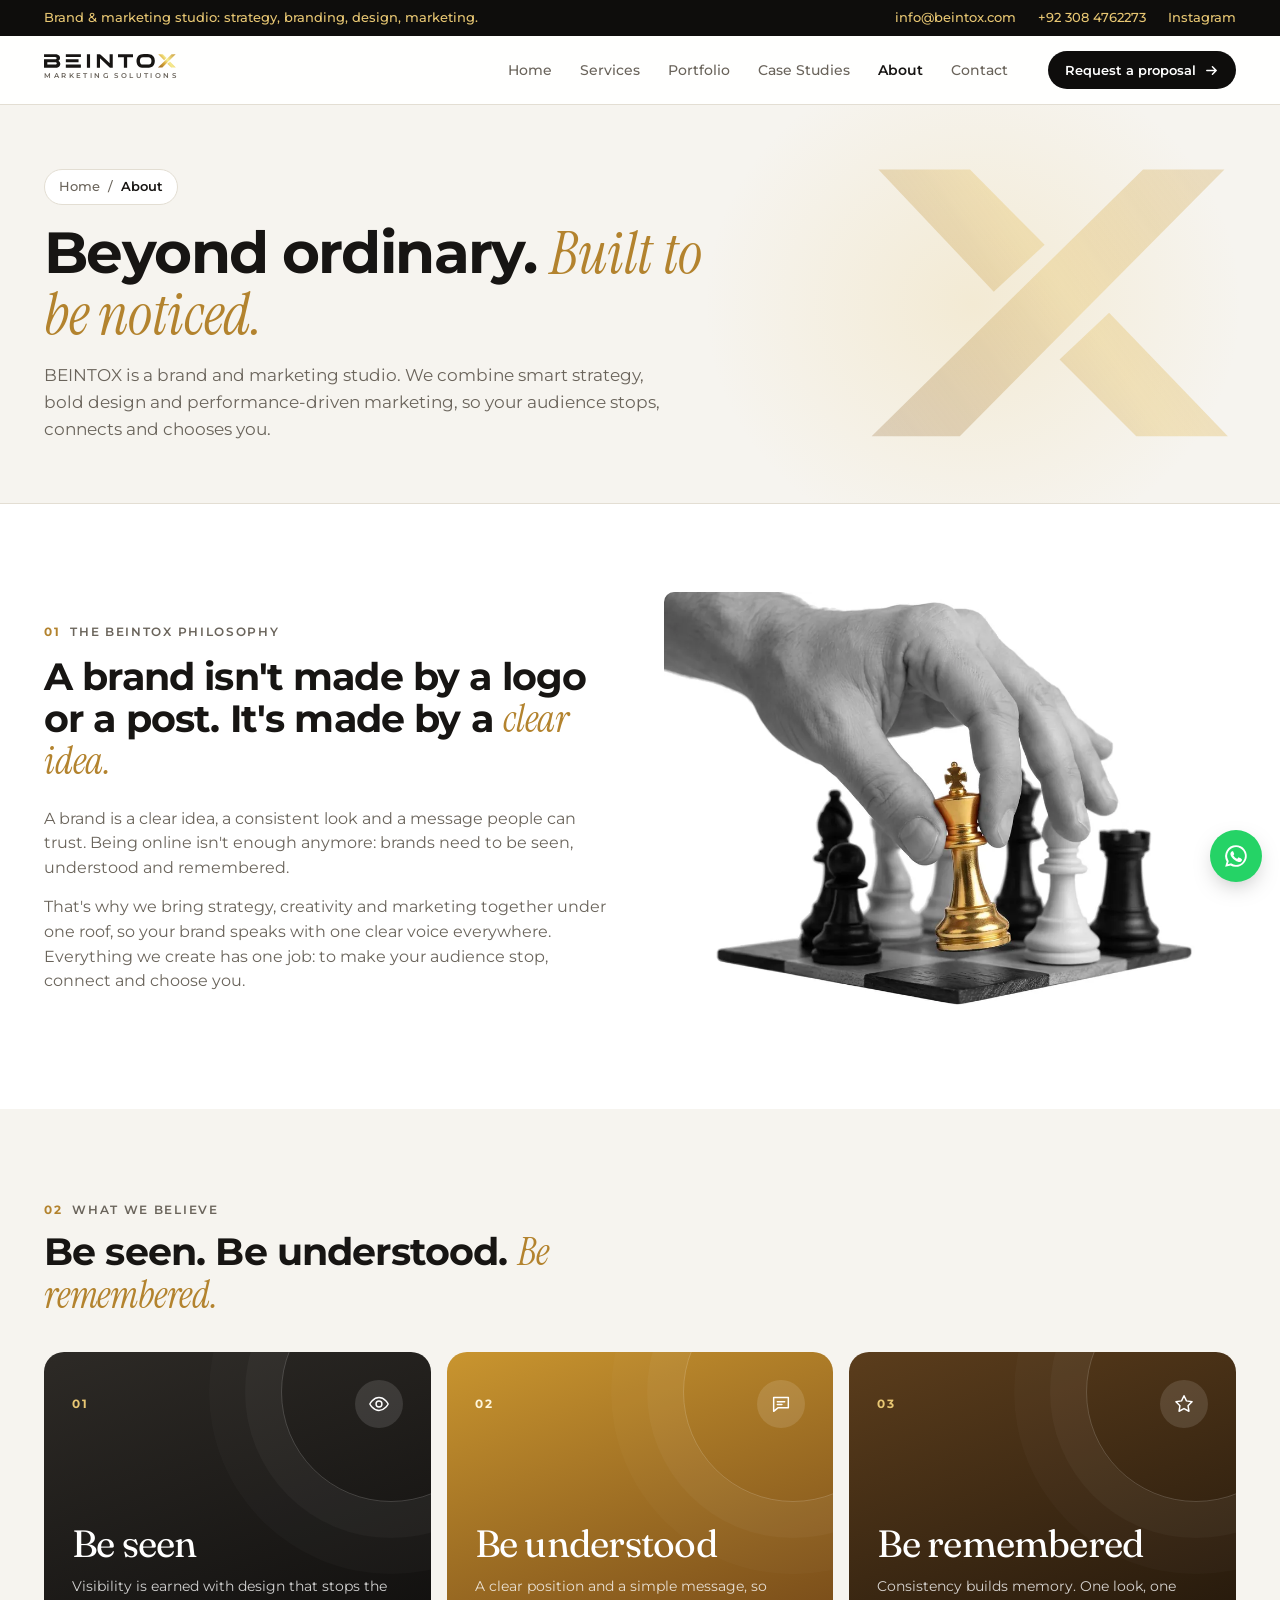
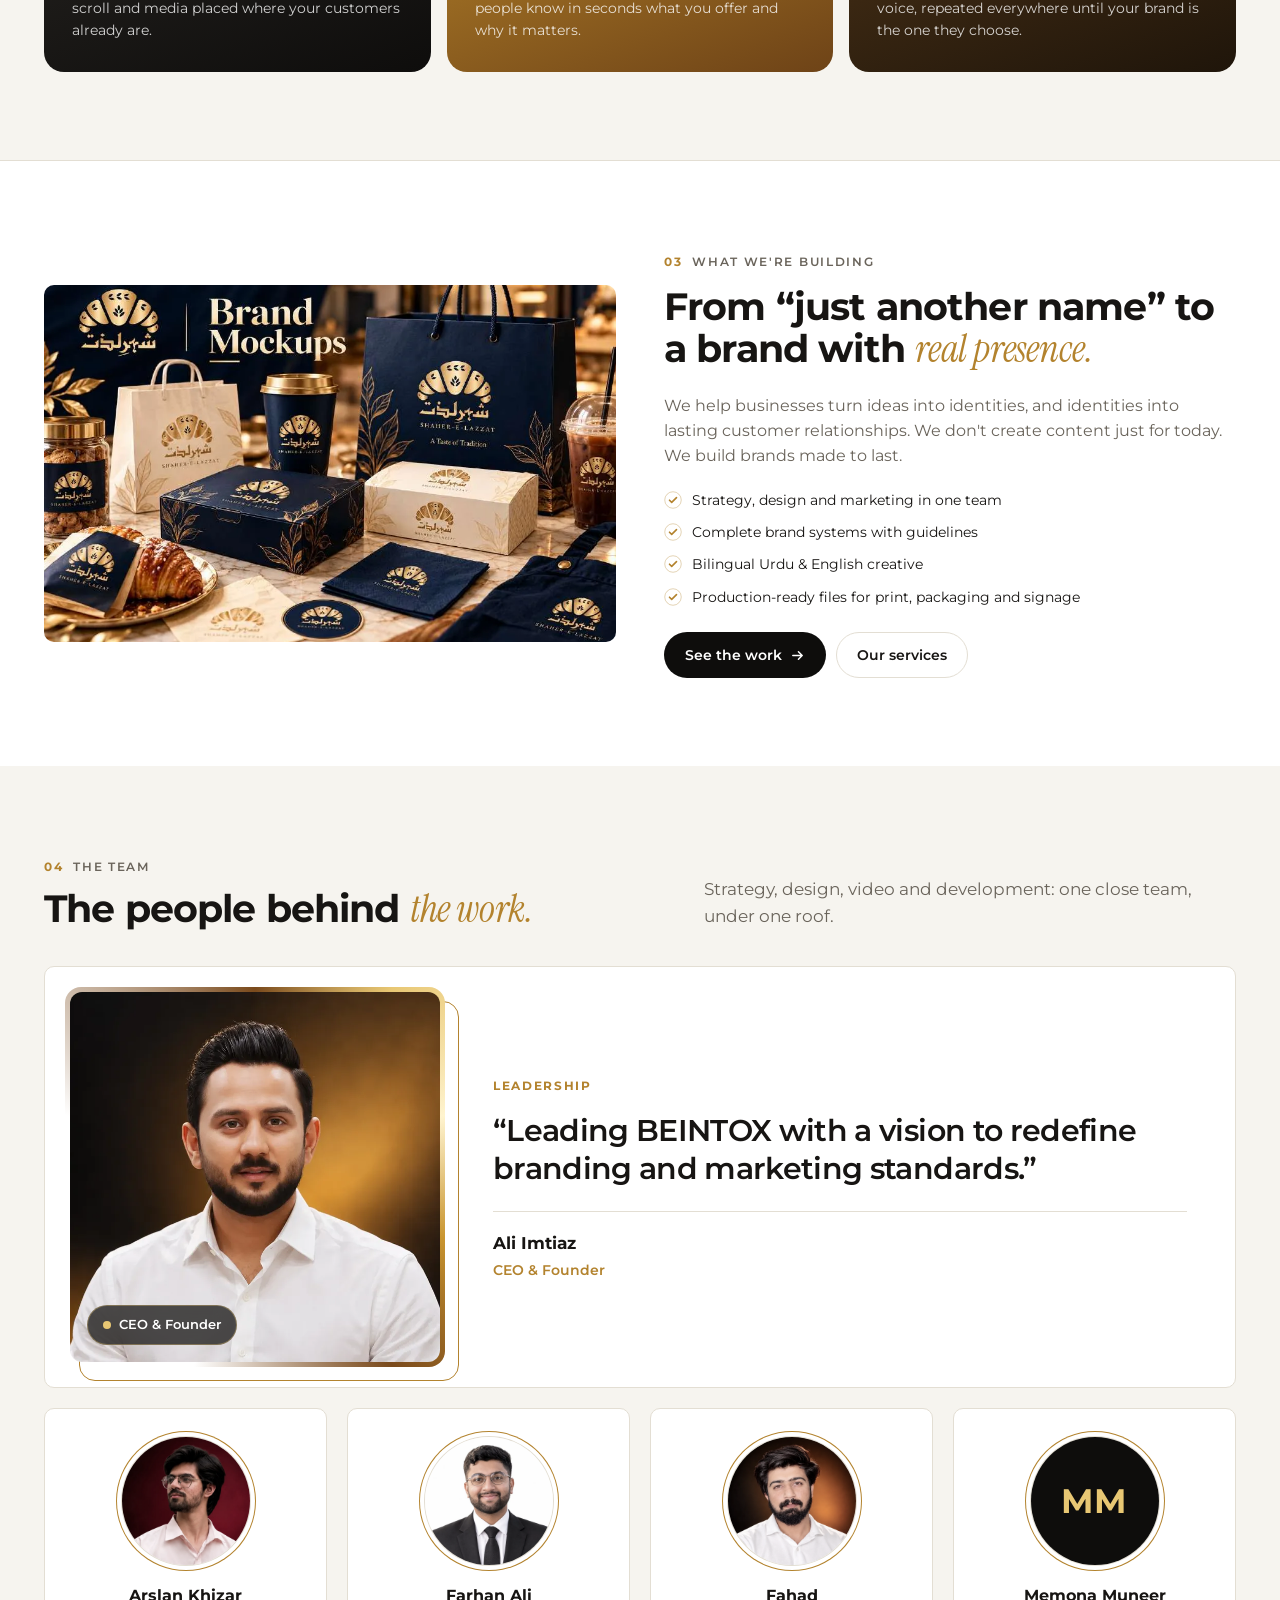
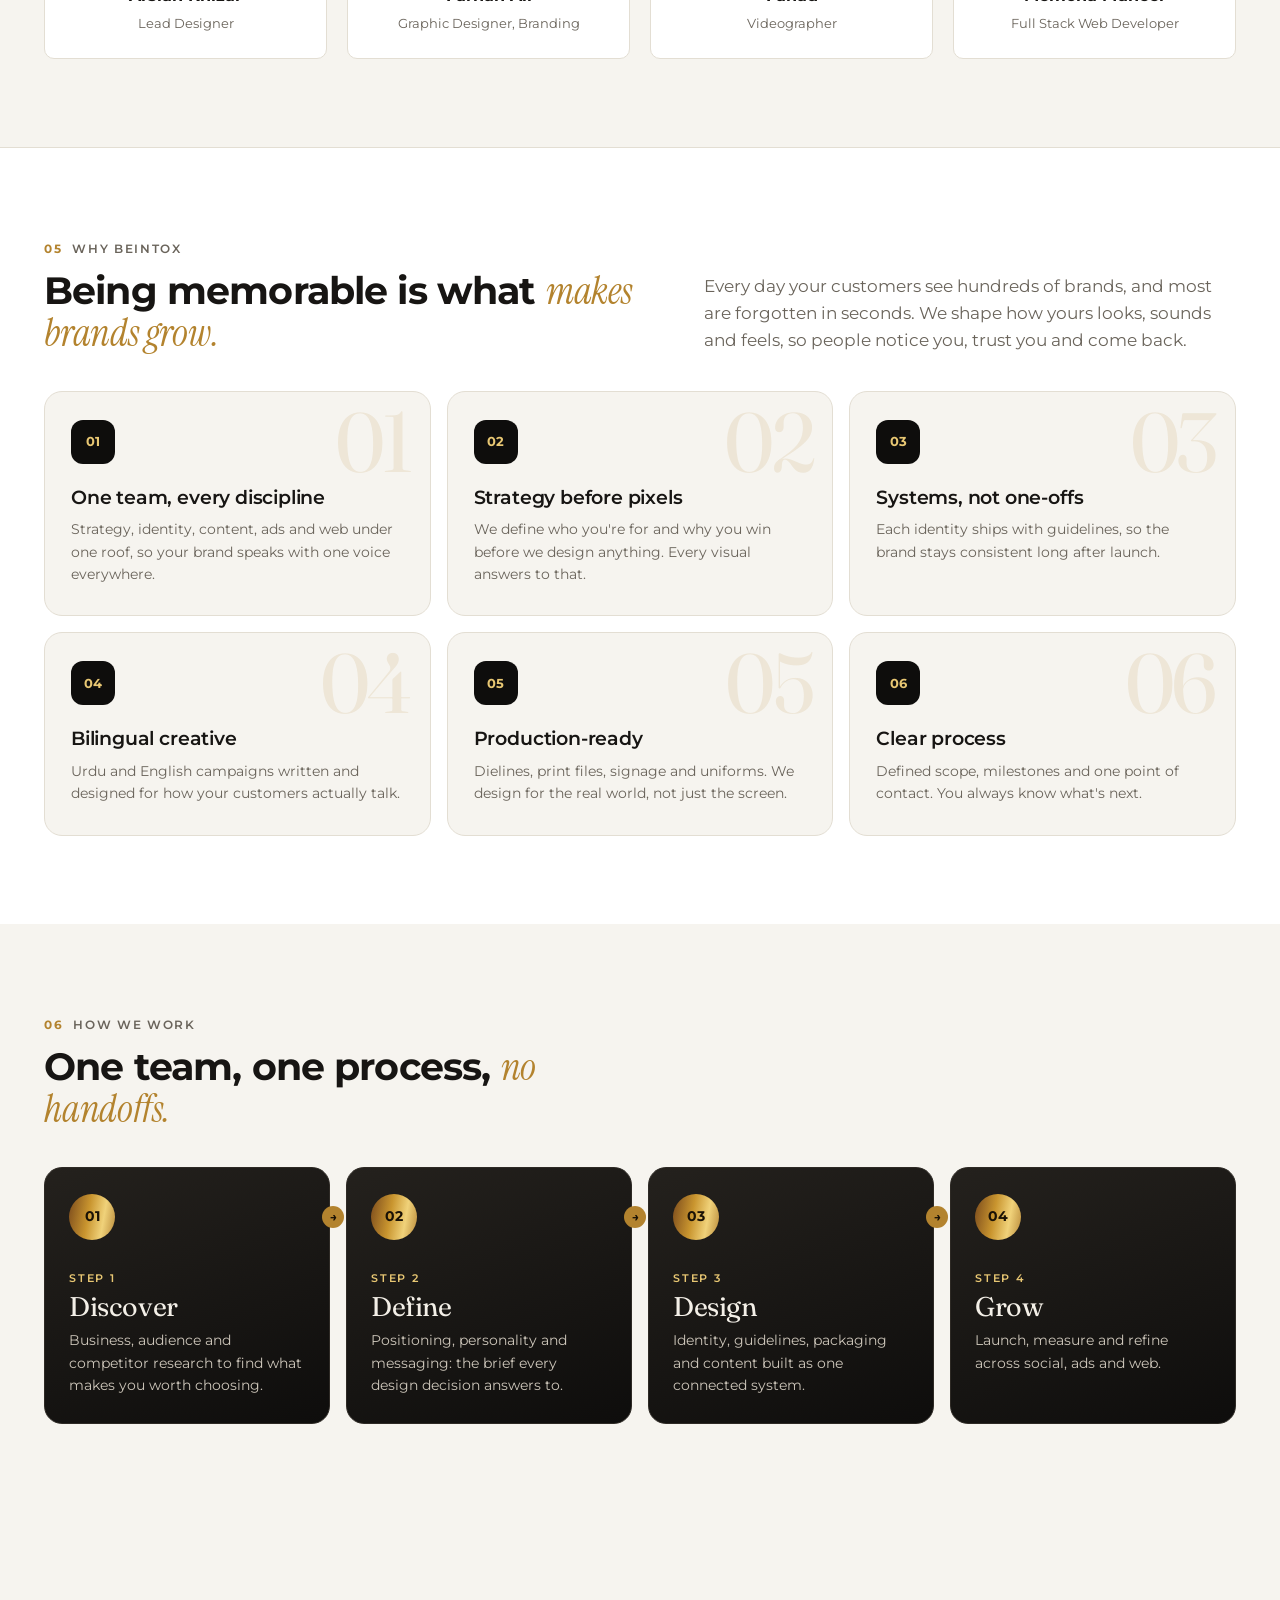
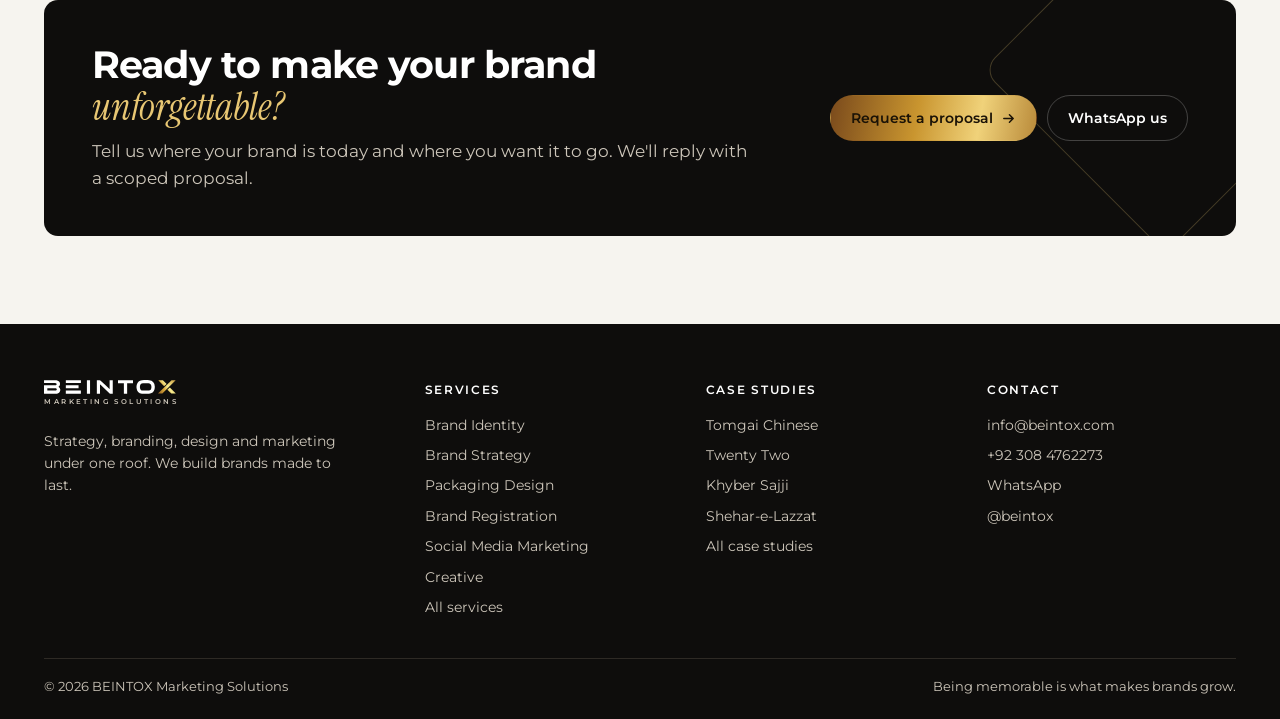
<file: about.html>
<!doctype html>
<html lang="en">
<head>
<meta charset="utf-8">
<meta name="viewport" content="width=device-width, initial-scale=1">
<title>About BEINTOX: Brand &amp; Marketing Studio</title>
<meta name="description" content="BEINTOX combines smart strategy, bold design and performance-driven marketing to build brands that are seen, understood and remembered.">
<meta name="theme-color" content="#0e0d0c">
<meta property="og:type" content="website">
<meta property="og:site_name" content="BEINTOX Marketing Solutions">
<meta property="og:title" content="About BEINTOX: Brand &amp; Marketing Studio">
<meta property="og:description" content="BEINTOX combines smart strategy, bold design and performance-driven marketing to build brands that are seen, understood and remembered.">
<meta name="twitter:card" content="summary_large_image">
<link rel="icon" href="assets/img/favicon.svg" type="image/svg+xml">
<link rel="preconnect" href="https://fonts.googleapis.com">
<link rel="preconnect" href="https://fonts.gstatic.com" crossorigin>
<link rel="stylesheet" href="https://fonts.googleapis.com/css2?family=Fraunces:opsz,wght@9..144,400&family=Instrument+Serif:ital@1&family=Montserrat:wght@400;500;600;700&display=swap">
<link rel="stylesheet" href="assets/css/style.css?v=16">
<script>document.documentElement.classList.add("js")</script>

</head>
<body>
<svg width="0" height="0" style="position:absolute" aria-hidden="true"><defs><linearGradient id="bxg" x1="830" y1="100" x2="968" y2="0" gradientUnits="userSpaceOnUse"><stop offset="0" stop-color="#8a5a22"/><stop offset=".35" stop-color="#d9a838"/><stop offset=".55" stop-color="#f7ec8f"/><stop offset="1" stop-color="#c99a3c"/></linearGradient></defs></svg>
<a class="skip" href="#main">Skip to content</a>
<div class="topbar"><div class="wrap">
  <span class="topbar__note">Brand &amp; marketing studio: strategy, branding, design, marketing.</span>
  <ul>
    <li><a href="mailto:info@beintox.com">info@beintox.com</a></li>
    <li><a href="tel:+923084762273">+92 308 4762273</a></li>
    <li><a href="https://instagram.com/beintox" target="_blank" rel="noopener">Instagram</a></li>
  </ul>
</div></div>
<header class="nav"><div class="wrap">
  <a href="index.html" aria-label="BEINTOX home"><span class="logo"><svg viewBox="0 0 968 182" role="img" aria-label="BEINTOX Marketing Solutions"><path d="M87.84 76.57C86.23 76.99 84.54 77.25 82.88 77.25C64.01 77.3 45.14 77.29 26.27 77.29C25.73 77.29 25.19 77.18 24.34 77.08L24.34 59.9C25.91 59.9 27.26 59.9 28.61 59.9C46.09 59.89 63.56 59.86 81.04 59.9C83.25 59.91 85.51 60.15 87.67 60.62C91.83 61.54 93.62 64.47 93.72 68.55C93.83 72.71 91.94 75.52 87.84 76.57M107.12 50.43C106.96 50.33 106.96 49.96 106.84 49.58C107.18 49.25 107.56 48.86 107.96 48.5C123.17 35.01 119.78 12.41 100.94 4.82C95.02 2.43 88.18 1.47 81.74 1.38C55.86 1.01 29.97 1.23 4.08 1.24C2.85 1.24 1.62 1.37 .23 1.44L.23 22.39C1.58 22.46 2.54 22.56 3.51 22.56C27.99 22.52 52.48 22.45 76.97 22.46C80.16 22.46 83.41 22.63 86.55 23.2C90.55 23.93 92.46 26.76 92.4 30.75C92.35 34.71 90.44 37.44 86.4 38.18C84.09 38.6 81.69 38.79 79.33 38.8C54.57 38.86 29.8 38.86 5.03 38.88C3.41 38.88 1.78 38.88 .08 38.88L.08 100.76C1.53 100.85 2.76 100.98 3.98 100.98C30.98 100.99 57.99 101.01 84.99 100.93C88.47 100.92 92.02 100.7 95.41 100C107.05 97.61 115.95 91.79 118.73 79.43C121.47 67.22 117.75 57.4 107.12 50.43ZM785.91 64.32C783.36 71.67 778.25 76.97 770.45 77.26C754.13 77.86 737.76 77.87 721.44 77.33C713.34 77.05 707.86 71.85 705.28 64.1C702.41 55.48 702.44 46.72 705.09 38.12C707.83 29.22 714.92 24.19 725.14 23.76C731.99 23.47 738.85 23.71 745.71 23.71C752.56 23.7 759.43 23.45 766.27 23.76C777.64 24.28 784.7 30.45 786.98 41.57C788.55 49.22 788.49 56.86 785.91 64.32M812.63 48.09C811.81 21.2 797.61 4.33 771.46 1.73C754.31 .03 736.8 .61 719.54 1.65C705.45 2.51 693.58 9.06 685.86 21.59C678.95 32.8 677.73 45.21 678.72 57.94C680.58 81.75 694.94 97.44 718.55 100.47C727.34 101.6 736.4 100.65 745.34 100.65C745.34 100.75 745.34 100.84 745.34 100.94C753.58 100.94 761.86 101.41 770.07 100.85C791.03 99.41 806.2 87.07 810.75 67.59C812.23 61.28 812.83 54.58 812.63 48.09ZM481.19 66.45C479.88 65.39 479.11 64.84 478.42 64.21C456.71 44.25 435.01 24.27 413.27 4.34C411.96 3.15 410.39 1.48 408.88 1.42C401.81 1.11 394.72 1.28 387.48 1.28L387.48 100.68L410.51 100.68L410.51 30.58C412.94 32.85 414.64 34.43 416.32 36.03C438.05 56.79 459.77 77.56 481.52 98.3C482.6 99.33 483.93 100.77 485.19 100.82C491.54 101.08 497.91 100.94 504.27 100.94L504.27 1.59L481.19 1.59ZM542.62 23.15H585.75V100.81H609.78V22.93H652.61V1.53H542.62ZM159.89 77.56h110.59v23.06H159.89zM160.07 1.44h110.62v21.39H160.07zM314.61 1.47h23.1v99.22h-23.1zM160.05 38.44h93.35v21.6H160.05z" fill="currentColor"/><path d="M835.75 99.75H868.25L965.75 1.5H935.75Z" fill="url(#bxg)"/><path d="M838.25 1.5H872L899.5 29.25L880.75 46.5Z" fill="url(#bxg)"/><path d="M905 71.5L923.25 54.25L967 99.75H933.25Z" fill="url(#bxg)"/><text class="logo__sub" x="2" y="178" textLength="964" lengthAdjust="spacing">MARKETING SOLUTIONS</text></svg></span></a>
  <ul class="nav__links" id="nav-links"><li><a href="index.html">Home</a></li><li><a href="services.html">Services</a></li><li><a href="portfolio.html">Portfolio</a></li><li><a href="case-studies.html">Case Studies</a></li><li><a href="about.html" aria-current="page">About</a></li><li><a href="contact.html">Contact</a></li></ul>
  <a class="btn btn--dark btn--s nav__cta" href="contact.html">Request a proposal <svg viewBox="0 0 16 16" fill="none" aria-hidden="true"><path d="M3 8h10M9 4l4 4-4 4" stroke="currentColor" stroke-width="1.6" stroke-linecap="round" stroke-linejoin="round"/></svg></a>
  <button class="nav__toggle" type="button" aria-label="Menu" aria-expanded="false" aria-controls="nav-links"><svg viewBox="0 0 18 18" fill="none" aria-hidden="true"><path d="M2 5h14M2 9h14M2 13h14" stroke="currentColor" stroke-width="1.6" stroke-linecap="round"/></svg></button>
</div></header>
<main id="main">

<section class="phero"><div class="wrap">
  <nav class="crumbs" aria-label="Breadcrumb"><a href="index.html">Home</a><span>/</span><span>About</span></nav>
  <h1 class="h1">Beyond ordinary. <em>Built to be noticed.</em></h1>
  <p class="lead">BEINTOX is a brand and marketing studio. We combine smart strategy, bold design and performance-driven marketing, so your audience stops, connects and chooses you.</p>
</div></section>

<section class="sec sec--white"><div class="wrap">
  <div class="split">
    <div>
      <span class="eyebrow"><b>01</b> The BEINTOX philosophy</span>
      <h2 class="h2 mt-s">A brand isn't made by a logo or a post. It's made by a <em>clear idea.</em></h2>
      <div class="prose mt-m">
        <p>A brand is a clear idea, a consistent look and a message people can trust. Being online isn't enough anymore: brands need to be seen, understood and remembered.</p>
        <p>That's why we bring strategy, creativity and marketing together under one roof, so your brand speaks with one clear voice everywhere. Everything we create has one job: to make your audience stop, connect and choose you.</p>
      </div>
    </div>
    <div class="split__media" style="aspect-ratio:4/3"><img src="assets/img/brand/chess-hand.webp" alt="A hand moving a gold king on a chessboard" width="1400" height="781" fetchpriority="high" decoding="async"></div>
  </div>
</div></section>

<section class="sec"><div class="wrap">
  <div class="head"><div><span class="eyebrow"><b>02</b> What we believe</span><h2 class="h2">Be seen. Be understood. <em>Be remembered.</em></h2></div><div class="head__aside"></div></div>
  <div class="beliefs"><article class="belief belief--1 rv" style="--i:0">
  <div class="belief__top"><span>01</span><i><svg viewBox="0 0 24 24" fill="none" stroke="currentColor" stroke-width="1.6" stroke-linejoin="round" stroke-linecap="round" aria-hidden="true"><path d="M2 12s3.6-7 10-7 10 7 10 7-3.6 7-10 7S2 12 2 12Z"/><circle cx="12" cy="12" r="3.2"/></svg></i></div>
  <h3>Be seen</h3><p>Visibility is earned with design that stops the scroll and media placed where your customers already are.</p></article><article class="belief belief--2 rv" style="--i:1">
  <div class="belief__top"><span>02</span><i><svg viewBox="0 0 24 24" fill="none" stroke="currentColor" stroke-width="1.6" stroke-linejoin="round" stroke-linecap="round" aria-hidden="true"><path d="M4 5h16v11H9l-5 4z"/><path d="M8 9.5h8M8 12.5h5"/></svg></i></div>
  <h3>Be understood</h3><p>A clear position and a simple message, so people know in seconds what you offer and why it matters.</p></article><article class="belief belief--3 rv" style="--i:2">
  <div class="belief__top"><span>03</span><i><svg viewBox="0 0 24 24" fill="none" stroke="currentColor" stroke-width="1.6" stroke-linejoin="round" stroke-linecap="round" aria-hidden="true"><path d="m12 3 2.7 5.6 6.1.9-4.4 4.3 1 6.1L12 17l-5.4 2.9 1-6.1-4.4-4.3 6.1-.9z"/></svg></i></div>
  <h3>Be remembered</h3><p>Consistency builds memory. One look, one voice, repeated everywhere until your brand is the one they choose.</p></article></div>
</div></section>

<section class="sec sec--white bt"><div class="wrap">
  <div class="split">
    <div class="split__media" style="aspect-ratio:16/10"><img src="assets/img/shehar/app-mockups.webp" alt="Shehar-e-Lazzat brand mockups" width="933" height="622" loading="lazy" decoding="async"></div>
    <div>
      <span class="eyebrow"><b>03</b> What we're building</span>
      <h2 class="h2 mt-s">From “just another name” to a brand with <em>real presence.</em></h2>
      <div class="prose mt-m"><p>We help businesses turn ideas into identities, and identities into lasting customer relationships. We don't create content just for today. We build brands made to last.</p></div>
      <ul class="checks"><li><svg viewBox="0 0 18 18" fill="none" aria-hidden="true"><circle cx="9" cy="9" r="8.25" stroke="currentColor" stroke-opacity=".35"/><path d="M5.5 9.2l2.2 2.2 4.8-4.8" stroke="currentColor" stroke-width="1.6" stroke-linecap="round" stroke-linejoin="round"/></svg><span>Strategy, design and marketing in one team</span></li><li><svg viewBox="0 0 18 18" fill="none" aria-hidden="true"><circle cx="9" cy="9" r="8.25" stroke="currentColor" stroke-opacity=".35"/><path d="M5.5 9.2l2.2 2.2 4.8-4.8" stroke="currentColor" stroke-width="1.6" stroke-linecap="round" stroke-linejoin="round"/></svg><span>Complete brand systems with guidelines</span></li><li><svg viewBox="0 0 18 18" fill="none" aria-hidden="true"><circle cx="9" cy="9" r="8.25" stroke="currentColor" stroke-opacity=".35"/><path d="M5.5 9.2l2.2 2.2 4.8-4.8" stroke="currentColor" stroke-width="1.6" stroke-linecap="round" stroke-linejoin="round"/></svg><span>Bilingual Urdu &amp; English creative</span></li><li><svg viewBox="0 0 18 18" fill="none" aria-hidden="true"><circle cx="9" cy="9" r="8.25" stroke="currentColor" stroke-opacity=".35"/><path d="M5.5 9.2l2.2 2.2 4.8-4.8" stroke="currentColor" stroke-width="1.6" stroke-linecap="round" stroke-linejoin="round"/></svg><span>Production-ready files for print, packaging and signage</span></li></ul>
      <div class="btns mt-m"><a class="btn btn--dark" href="portfolio.html">See the work <svg viewBox="0 0 16 16" fill="none" aria-hidden="true"><path d="M3 8h10M9 4l4 4-4 4" stroke="currentColor" stroke-width="1.6" stroke-linecap="round" stroke-linejoin="round"/></svg></a><a class="btn btn--line" href="services.html">Our services</a></div>
    </div>
  </div>
</div></section>

<section class="sec" id="team"><div class="wrap">
  <div class="head"><div><span class="eyebrow"><b>04</b> The team</span><h2 class="h2">The people behind <em>the work.</em></h2></div><div class="head__aside"><p class="lead">Strategy, design, video and development: one close team, under one roof.</p></div></div>
  <div class="founder">
  <div class="founder__frame">
    <div class="founder__ring" aria-hidden="true"></div>
    <div class="founder__ph" tabindex="0" data-tilt><img src="assets/img/team/ali.webp" alt="Ali Imtiaz, CEO &amp; Founder of BEINTOX" width="720" height="720" loading="lazy" decoding="async"><span class="founder__shine" aria-hidden="true"></span></div>
    <span class="founder__badge"><i></i>CEO &amp; Founder</span>
  </div>
  <div class="founder__txt"><span class="eyebrow"><b>Leadership</b></span>
    <blockquote class="h2 mt-s">“Leading BEINTOX with a vision to redefine branding and marketing standards.”</blockquote>
    <p class="founder__name"><b>Ali Imtiaz</b><span>CEO &amp; Founder</span></p>
  </div>
</div>
<ul class="team"><li class="member rv" tabindex="0" style="--i:0"><div class="member__ph"><img src="assets/img/team/arslan.webp" alt="Arslan Khizar, Lead Designer at BEINTOX" width="720" height="720" loading="lazy" decoding="async"></div><b>Arslan Khizar</b><span>Lead Designer</span></li><li class="member rv" tabindex="0" style="--i:1"><div class="member__ph"><img src="assets/img/team/farhan.webp" alt="Farhan Ali, Graphic Designer, Branding at BEINTOX" width="720" height="720" loading="lazy" decoding="async"></div><b>Farhan Ali</b><span>Graphic Designer, Branding</span></li><li class="member rv" tabindex="0" style="--i:2"><div class="member__ph"><img src="assets/img/team/fahad.webp" alt="Fahad, Videographer at BEINTOX" width="720" height="720" loading="lazy" decoding="async"></div><b>Fahad</b><span>Videographer</span></li><li class="member rv" tabindex="0" style="--i:3"><div class="member__ph"><span class="member__ini" aria-hidden="true">MM</span></div><b>Memona Muneer</b><span>Full Stack Web Developer</span></li></ul>
</div></section>

<section class="sec sec--white bt"><div class="wrap">
  <div class="head"><div><span class="eyebrow"><b>05</b> Why BEINTOX</span><h2 class="h2">Being memorable is what <em>makes brands grow.</em></h2></div><div class="head__aside"><p class="lead">Every day your customers see hundreds of brands, and most are forgotten in seconds. We shape how yours looks, sounds and feels, so people notice you, trust you and come back.</p></div></div>
  <div class="feats"><div class="feat rv" style="--i:0"><span class="feat__n">01</span><h3 class="h3">One team, every discipline</h3><p>Strategy, identity, content, ads and web under one roof, so your brand speaks with one voice everywhere.</p><span class="feat__bg" aria-hidden="true">01</span></div><div class="feat rv" style="--i:1"><span class="feat__n">02</span><h3 class="h3">Strategy before pixels</h3><p>We define who you&#x27;re for and why you win before we design anything. Every visual answers to that.</p><span class="feat__bg" aria-hidden="true">02</span></div><div class="feat rv" style="--i:2"><span class="feat__n">03</span><h3 class="h3">Systems, not one-offs</h3><p>Each identity ships with guidelines, so the brand stays consistent long after launch.</p><span class="feat__bg" aria-hidden="true">03</span></div><div class="feat rv" style="--i:3"><span class="feat__n">04</span><h3 class="h3">Bilingual creative</h3><p>Urdu and English campaigns written and designed for how your customers actually talk.</p><span class="feat__bg" aria-hidden="true">04</span></div><div class="feat rv" style="--i:4"><span class="feat__n">05</span><h3 class="h3">Production-ready</h3><p>Dielines, print files, signage and uniforms. We design for the real world, not just the screen.</p><span class="feat__bg" aria-hidden="true">05</span></div><div class="feat rv" style="--i:5"><span class="feat__n">06</span><h3 class="h3">Clear process</h3><p>Defined scope, milestones and one point of contact. You always know what&#x27;s next.</p><span class="feat__bg" aria-hidden="true">06</span></div></div>
</div></section>

<section class="sec"><div class="wrap">
  <div class="head"><div><span class="eyebrow"><b>06</b> How we work</span><h2 class="h2">One team, one process, <em>no handoffs.</em></h2></div><div class="head__aside"></div></div>
  <div class="steps"><div class="step rv" style="--i:0"><span class="step__n">01</span><span class="step__k">Step 1</span><h3 class="h3">Discover</h3><p>Business, audience and competitor research to find what makes you worth choosing.</p></div><div class="step rv" style="--i:1"><span class="step__n">02</span><span class="step__k">Step 2</span><h3 class="h3">Define</h3><p>Positioning, personality and messaging: the brief every design decision answers to.</p></div><div class="step rv" style="--i:2"><span class="step__n">03</span><span class="step__k">Step 3</span><h3 class="h3">Design</h3><p>Identity, guidelines, packaging and content built as one connected system.</p></div><div class="step rv" style="--i:3"><span class="step__n">04</span><span class="step__k">Step 4</span><h3 class="h3">Grow</h3><p>Launch, measure and refine across social, ads and web.</p></div></div>
</div></section>
<section class="sec"><div class="wrap"><div class="cta">
  <div><h2 class="h2">Ready to make your brand <em>unforgettable?</em></h2><p class="lead">Tell us where your brand is today and where you want it to go. We'll reply with a scoped proposal.</p></div>
  <div class="btns"><a class="btn btn--gold" href="contact.html">Request a proposal <svg viewBox="0 0 16 16" fill="none" aria-hidden="true"><path d="M3 8h10M9 4l4 4-4 4" stroke="currentColor" stroke-width="1.6" stroke-linecap="round" stroke-linejoin="round"/></svg></a>
  <a class="btn btn--ghost" href="https://wa.me/923084762273" target="_blank" rel="noopener">WhatsApp us</a></div>
</div></div></section>

</main>
<footer class="footer"><div class="wrap">
  <div class="footer__grid">
    <div class="footer__brand"><span class="logo logo--light"><svg viewBox="0 0 968 182" role="img" aria-label="BEINTOX Marketing Solutions"><path d="M87.84 76.57C86.23 76.99 84.54 77.25 82.88 77.25C64.01 77.3 45.14 77.29 26.27 77.29C25.73 77.29 25.19 77.18 24.34 77.08L24.34 59.9C25.91 59.9 27.26 59.9 28.61 59.9C46.09 59.89 63.56 59.86 81.04 59.9C83.25 59.91 85.51 60.15 87.67 60.62C91.83 61.54 93.62 64.47 93.72 68.55C93.83 72.71 91.94 75.52 87.84 76.57M107.12 50.43C106.96 50.33 106.96 49.96 106.84 49.58C107.18 49.25 107.56 48.86 107.96 48.5C123.17 35.01 119.78 12.41 100.94 4.82C95.02 2.43 88.18 1.47 81.74 1.38C55.86 1.01 29.97 1.23 4.08 1.24C2.85 1.24 1.62 1.37 .23 1.44L.23 22.39C1.58 22.46 2.54 22.56 3.51 22.56C27.99 22.52 52.48 22.45 76.97 22.46C80.16 22.46 83.41 22.63 86.55 23.2C90.55 23.93 92.46 26.76 92.4 30.75C92.35 34.71 90.44 37.44 86.4 38.18C84.09 38.6 81.69 38.79 79.33 38.8C54.57 38.86 29.8 38.86 5.03 38.88C3.41 38.88 1.78 38.88 .08 38.88L.08 100.76C1.53 100.85 2.76 100.98 3.98 100.98C30.98 100.99 57.99 101.01 84.99 100.93C88.47 100.92 92.02 100.7 95.41 100C107.05 97.61 115.95 91.79 118.73 79.43C121.47 67.22 117.75 57.4 107.12 50.43ZM785.91 64.32C783.36 71.67 778.25 76.97 770.45 77.26C754.13 77.86 737.76 77.87 721.44 77.33C713.34 77.05 707.86 71.85 705.28 64.1C702.41 55.48 702.44 46.72 705.09 38.12C707.83 29.22 714.92 24.19 725.14 23.76C731.99 23.47 738.85 23.71 745.71 23.71C752.56 23.7 759.43 23.45 766.27 23.76C777.64 24.28 784.7 30.45 786.98 41.57C788.55 49.22 788.49 56.86 785.91 64.32M812.63 48.09C811.81 21.2 797.61 4.33 771.46 1.73C754.31 .03 736.8 .61 719.54 1.65C705.45 2.51 693.58 9.06 685.86 21.59C678.95 32.8 677.73 45.21 678.72 57.94C680.58 81.75 694.94 97.44 718.55 100.47C727.34 101.6 736.4 100.65 745.34 100.65C745.34 100.75 745.34 100.84 745.34 100.94C753.58 100.94 761.86 101.41 770.07 100.85C791.03 99.41 806.2 87.07 810.75 67.59C812.23 61.28 812.83 54.58 812.63 48.09ZM481.19 66.45C479.88 65.39 479.11 64.84 478.42 64.21C456.71 44.25 435.01 24.27 413.27 4.34C411.96 3.15 410.39 1.48 408.88 1.42C401.81 1.11 394.72 1.28 387.48 1.28L387.48 100.68L410.51 100.68L410.51 30.58C412.94 32.85 414.64 34.43 416.32 36.03C438.05 56.79 459.77 77.56 481.52 98.3C482.6 99.33 483.93 100.77 485.19 100.82C491.54 101.08 497.91 100.94 504.27 100.94L504.27 1.59L481.19 1.59ZM542.62 23.15H585.75V100.81H609.78V22.93H652.61V1.53H542.62ZM159.89 77.56h110.59v23.06H159.89zM160.07 1.44h110.62v21.39H160.07zM314.61 1.47h23.1v99.22h-23.1zM160.05 38.44h93.35v21.6H160.05z" fill="currentColor"/><path d="M835.75 99.75H868.25L965.75 1.5H935.75Z" fill="url(#bxg)"/><path d="M838.25 1.5H872L899.5 29.25L880.75 46.5Z" fill="url(#bxg)"/><path d="M905 71.5L923.25 54.25L967 99.75H933.25Z" fill="url(#bxg)"/><text class="logo__sub" x="2" y="178" textLength="964" lengthAdjust="spacing">MARKETING SOLUTIONS</text></svg></span><p>Strategy, branding, design and marketing under one roof. We build brands made to last.</p></div>
    <div><h4>Services</h4><ul><li><a href="services.html#identity">Brand Identity</a></li><li><a href="services.html#strategy">Brand Strategy</a></li><li><a href="services.html#packaging">Packaging Design</a></li><li><a href="services.html#registration">Brand Registration</a></li><li><a href="services.html#social">Social Media Marketing</a></li><li><a href="services.html#design">Creative</a></li><li><a href="services.html">All services</a></li></ul></div>
    <div><h4>Case studies</h4><ul><li><a href="case-study-tomgai.html">Tomgai Chinese</a></li><li><a href="case-study-twenty-two.html">Twenty Two</a></li><li><a href="case-study-khyber-sajji.html">Khyber Sajji</a></li><li><a href="case-study-shehar-e-lazzat.html">Shehar-e-Lazzat</a></li><li><a href="case-studies.html">All case studies</a></li></ul></div>
    <div><h4>Contact</h4><ul>
      <li><a href="mailto:info@beintox.com">info@beintox.com</a></li>
      <li><a href="tel:+923084762273">+92 308 4762273</a></li>
      <li><a href="https://wa.me/923084762273" target="_blank" rel="noopener">WhatsApp</a></li>
      <li><a href="https://instagram.com/beintox" target="_blank" rel="noopener">@beintox</a></li>
    </ul></div>
  </div>
  <div class="footer__bar"><span>© <span data-year>2026</span> BEINTOX Marketing Solutions</span><span>Being memorable is what makes brands grow.</span></div>
</div></footer>
<a class="wa" href="https://wa.me/923084762273" target="_blank" rel="noopener" aria-label="Chat on WhatsApp"><svg viewBox="0 0 24 24" fill="currentColor" aria-hidden="true"><path d="M12 2a10 10 0 0 0-8.6 15.1L2 22l5-1.3A10 10 0 1 0 12 2Zm0 18.2a8.2 8.2 0 0 1-4.2-1.2l-.3-.2-3 .8.8-2.9-.2-.3A8.2 8.2 0 1 1 12 20.2Zm4.5-6.1c-.2-.1-1.5-.7-1.7-.8-.2-.1-.4-.1-.6.1l-.8 1c-.1.2-.3.2-.5.1a6.7 6.7 0 0 1-3.3-2.9c-.3-.4.3-.4.7-1.3.1-.2 0-.3 0-.4l-.8-1.8c-.2-.5-.4-.4-.6-.4h-.5a1 1 0 0 0-.7.3 3 3 0 0 0-.9 2.2 5.2 5.2 0 0 0 1.1 2.7 11.8 11.8 0 0 0 4.5 4c1.7.7 2.3.8 3.2.6.5-.1 1.5-.6 1.7-1.2.2-.6.2-1.1.2-1.2-.1-.1-.2-.2-.5-.3Z"/></svg></a>
<dialog class="lb" id="lb" aria-label="Image viewer"><img alt=""><div class="lb__bar"><span></span>
  <button type="button" data-prev aria-label="Previous"><svg viewBox="0 0 16 16" fill="none" aria-hidden="true"><path d="M10 3L5 8l5 5" stroke="currentColor" stroke-width="1.6" stroke-linecap="round" stroke-linejoin="round"/></svg></button><button type="button" data-next aria-label="Next"><svg viewBox="0 0 16 16" fill="none" aria-hidden="true"><path d="M6 3l5 5-5 5" stroke="currentColor" stroke-width="1.6" stroke-linecap="round" stroke-linejoin="round"/></svg></button><button type="button" data-close aria-label="Close"><svg viewBox="0 0 16 16" fill="none" aria-hidden="true"><path d="M3 3l10 10M13 3L3 13" stroke="currentColor" stroke-width="1.6" stroke-linecap="round"/></svg></button></div></dialog>
<script src="assets/js/site.js?v=16" defer></script>
</body>
</html>
</file>
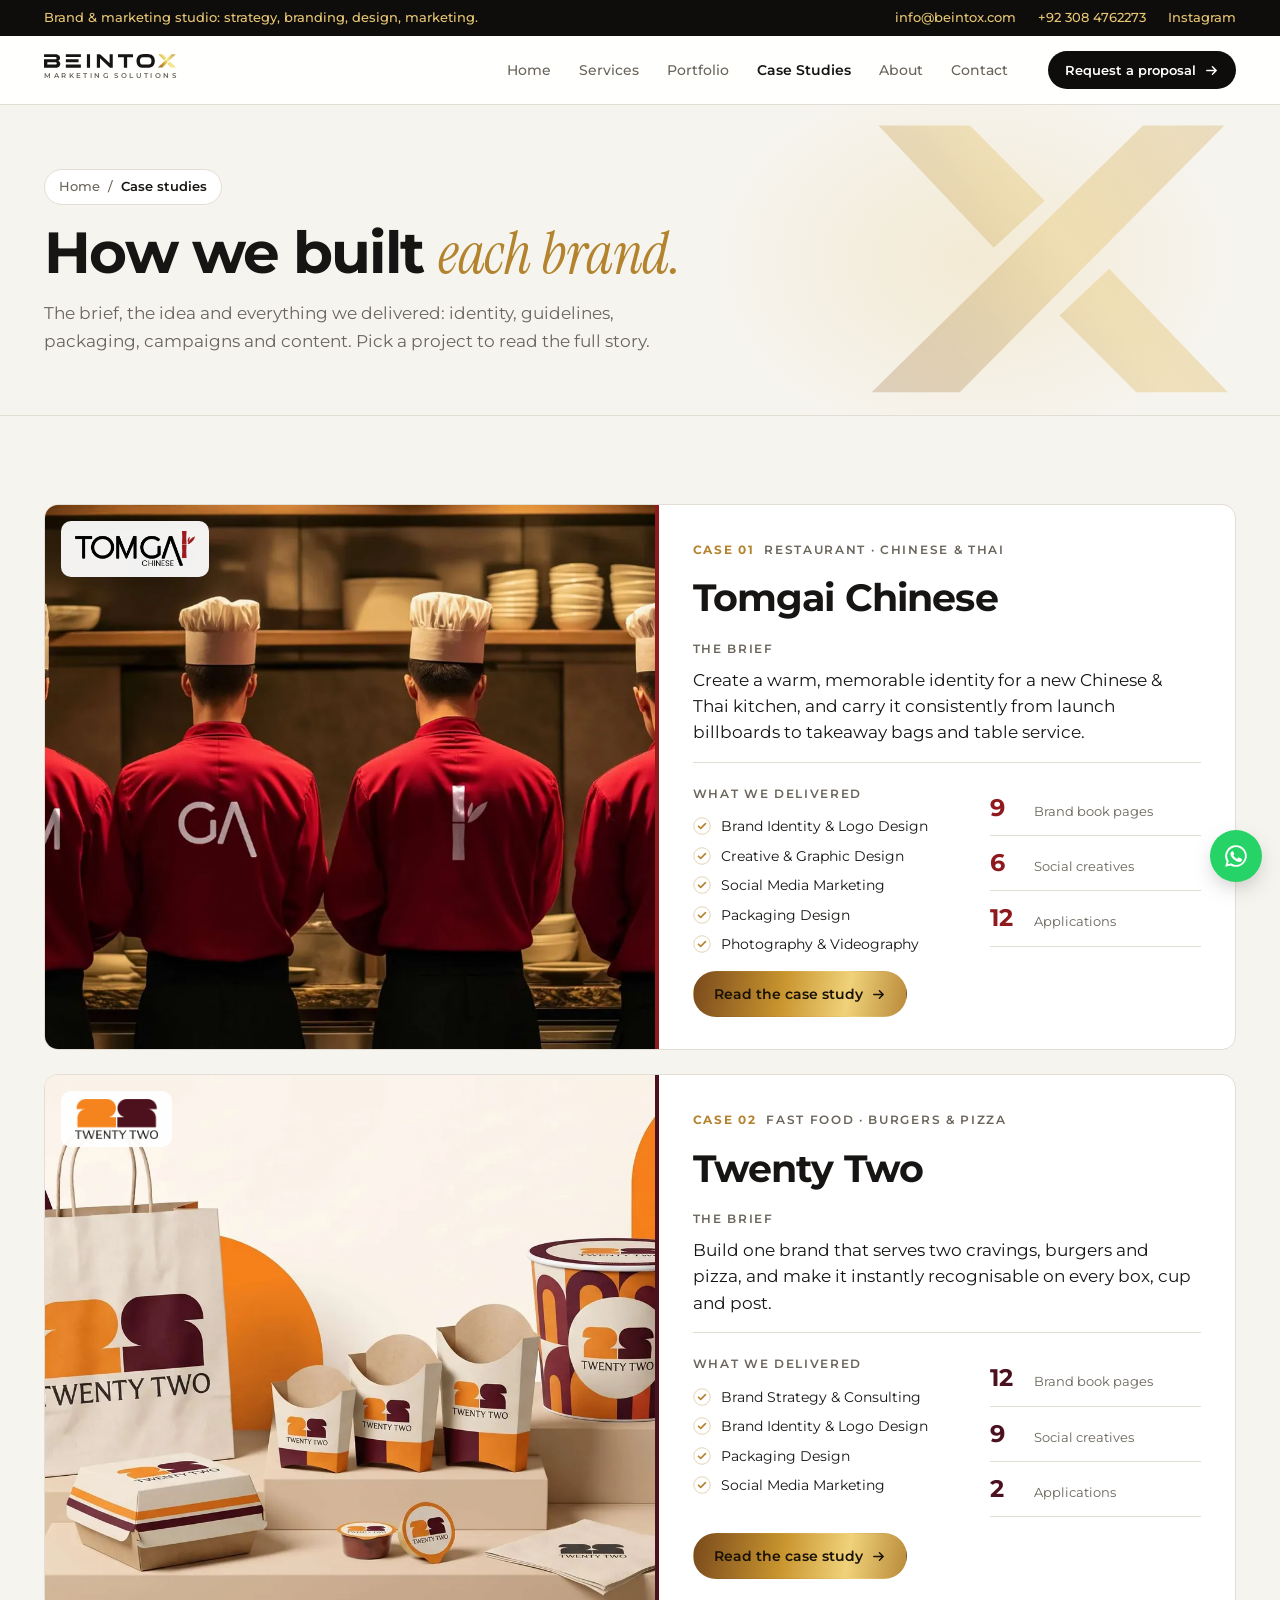
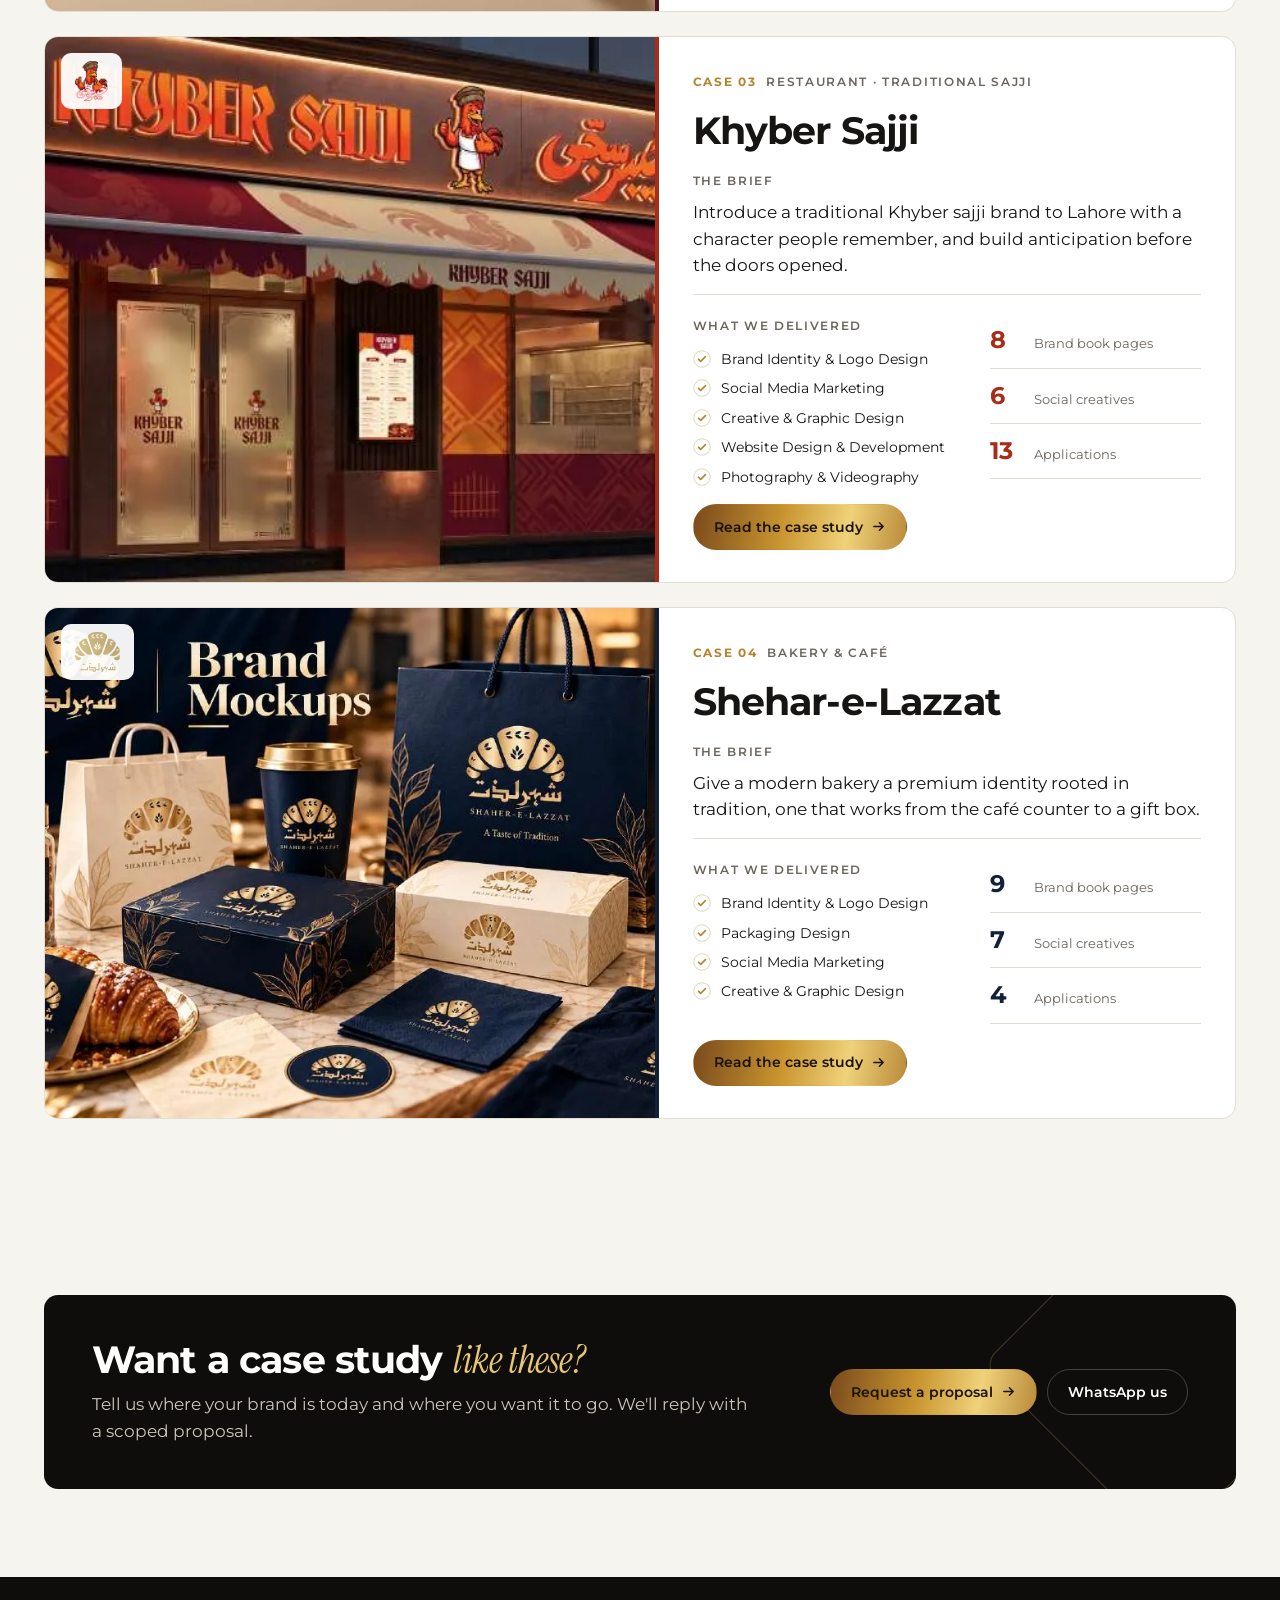
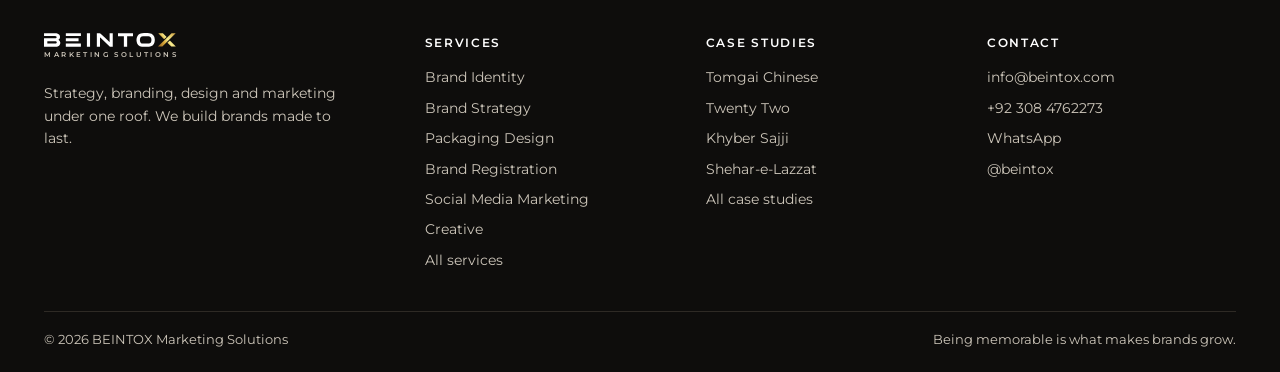
<file: case-studies.html>
<!doctype html>
<html lang="en">
<head>
<meta charset="utf-8">
<meta name="viewport" content="width=device-width, initial-scale=1">
<title>Case Studies: Branding &amp; Marketing Projects | BEINTOX</title>
<meta name="description" content="Case studies from BEINTOX: the brief, the idea and the full deliverables for Tomgai Chinese, Twenty Two, Khyber Sajji and Shehar-e-Lazzat.">
<meta name="theme-color" content="#0e0d0c">
<meta property="og:type" content="website">
<meta property="og:site_name" content="BEINTOX Marketing Solutions">
<meta property="og:title" content="Case Studies: Branding &amp; Marketing Projects | BEINTOX">
<meta property="og:description" content="Case studies from BEINTOX: the brief, the idea and the full deliverables for Tomgai Chinese, Twenty Two, Khyber Sajji and Shehar-e-Lazzat.">
<meta name="twitter:card" content="summary_large_image">
<link rel="icon" href="assets/img/favicon.svg" type="image/svg+xml">
<link rel="preconnect" href="https://fonts.googleapis.com">
<link rel="preconnect" href="https://fonts.gstatic.com" crossorigin>
<link rel="stylesheet" href="https://fonts.googleapis.com/css2?family=Fraunces:opsz,wght@9..144,400&family=Instrument+Serif:ital@1&family=Montserrat:wght@400;500;600;700&display=swap">
<link rel="stylesheet" href="assets/css/style.css?v=16">
<script>document.documentElement.classList.add("js")</script>

</head>
<body>
<svg width="0" height="0" style="position:absolute" aria-hidden="true"><defs><linearGradient id="bxg" x1="830" y1="100" x2="968" y2="0" gradientUnits="userSpaceOnUse"><stop offset="0" stop-color="#8a5a22"/><stop offset=".35" stop-color="#d9a838"/><stop offset=".55" stop-color="#f7ec8f"/><stop offset="1" stop-color="#c99a3c"/></linearGradient></defs></svg>
<a class="skip" href="#main">Skip to content</a>
<div class="topbar"><div class="wrap">
  <span class="topbar__note">Brand &amp; marketing studio: strategy, branding, design, marketing.</span>
  <ul>
    <li><a href="mailto:info@beintox.com">info@beintox.com</a></li>
    <li><a href="tel:+923084762273">+92 308 4762273</a></li>
    <li><a href="https://instagram.com/beintox" target="_blank" rel="noopener">Instagram</a></li>
  </ul>
</div></div>
<header class="nav"><div class="wrap">
  <a href="index.html" aria-label="BEINTOX home"><span class="logo"><svg viewBox="0 0 968 182" role="img" aria-label="BEINTOX Marketing Solutions"><path d="M87.84 76.57C86.23 76.99 84.54 77.25 82.88 77.25C64.01 77.3 45.14 77.29 26.27 77.29C25.73 77.29 25.19 77.18 24.34 77.08L24.34 59.9C25.91 59.9 27.26 59.9 28.61 59.9C46.09 59.89 63.56 59.86 81.04 59.9C83.25 59.91 85.51 60.15 87.67 60.62C91.83 61.54 93.62 64.47 93.72 68.55C93.83 72.71 91.94 75.52 87.84 76.57M107.12 50.43C106.96 50.33 106.96 49.96 106.84 49.58C107.18 49.25 107.56 48.86 107.96 48.5C123.17 35.01 119.78 12.41 100.94 4.82C95.02 2.43 88.18 1.47 81.74 1.38C55.86 1.01 29.97 1.23 4.08 1.24C2.85 1.24 1.62 1.37 .23 1.44L.23 22.39C1.58 22.46 2.54 22.56 3.51 22.56C27.99 22.52 52.48 22.45 76.97 22.46C80.16 22.46 83.41 22.63 86.55 23.2C90.55 23.93 92.46 26.76 92.4 30.75C92.35 34.71 90.44 37.44 86.4 38.18C84.09 38.6 81.69 38.79 79.33 38.8C54.57 38.86 29.8 38.86 5.03 38.88C3.41 38.88 1.78 38.88 .08 38.88L.08 100.76C1.53 100.85 2.76 100.98 3.98 100.98C30.98 100.99 57.99 101.01 84.99 100.93C88.47 100.92 92.02 100.7 95.41 100C107.05 97.61 115.95 91.79 118.73 79.43C121.47 67.22 117.75 57.4 107.12 50.43ZM785.91 64.32C783.36 71.67 778.25 76.97 770.45 77.26C754.13 77.86 737.76 77.87 721.44 77.33C713.34 77.05 707.86 71.85 705.28 64.1C702.41 55.48 702.44 46.72 705.09 38.12C707.83 29.22 714.92 24.19 725.14 23.76C731.99 23.47 738.85 23.71 745.71 23.71C752.56 23.7 759.43 23.45 766.27 23.76C777.64 24.28 784.7 30.45 786.98 41.57C788.55 49.22 788.49 56.86 785.91 64.32M812.63 48.09C811.81 21.2 797.61 4.33 771.46 1.73C754.31 .03 736.8 .61 719.54 1.65C705.45 2.51 693.58 9.06 685.86 21.59C678.95 32.8 677.73 45.21 678.72 57.94C680.58 81.75 694.94 97.44 718.55 100.47C727.34 101.6 736.4 100.65 745.34 100.65C745.34 100.75 745.34 100.84 745.34 100.94C753.58 100.94 761.86 101.41 770.07 100.85C791.03 99.41 806.2 87.07 810.75 67.59C812.23 61.28 812.83 54.58 812.63 48.09ZM481.19 66.45C479.88 65.39 479.11 64.84 478.42 64.21C456.71 44.25 435.01 24.27 413.27 4.34C411.96 3.15 410.39 1.48 408.88 1.42C401.81 1.11 394.72 1.28 387.48 1.28L387.48 100.68L410.51 100.68L410.51 30.58C412.94 32.85 414.64 34.43 416.32 36.03C438.05 56.79 459.77 77.56 481.52 98.3C482.6 99.33 483.93 100.77 485.19 100.82C491.54 101.08 497.91 100.94 504.27 100.94L504.27 1.59L481.19 1.59ZM542.62 23.15H585.75V100.81H609.78V22.93H652.61V1.53H542.62ZM159.89 77.56h110.59v23.06H159.89zM160.07 1.44h110.62v21.39H160.07zM314.61 1.47h23.1v99.22h-23.1zM160.05 38.44h93.35v21.6H160.05z" fill="currentColor"/><path d="M835.75 99.75H868.25L965.75 1.5H935.75Z" fill="url(#bxg)"/><path d="M838.25 1.5H872L899.5 29.25L880.75 46.5Z" fill="url(#bxg)"/><path d="M905 71.5L923.25 54.25L967 99.75H933.25Z" fill="url(#bxg)"/><text class="logo__sub" x="2" y="178" textLength="964" lengthAdjust="spacing">MARKETING SOLUTIONS</text></svg></span></a>
  <ul class="nav__links" id="nav-links"><li><a href="index.html">Home</a></li><li><a href="services.html">Services</a></li><li><a href="portfolio.html">Portfolio</a></li><li><a href="case-studies.html" aria-current="page">Case Studies</a></li><li><a href="about.html">About</a></li><li><a href="contact.html">Contact</a></li></ul>
  <a class="btn btn--dark btn--s nav__cta" href="contact.html">Request a proposal <svg viewBox="0 0 16 16" fill="none" aria-hidden="true"><path d="M3 8h10M9 4l4 4-4 4" stroke="currentColor" stroke-width="1.6" stroke-linecap="round" stroke-linejoin="round"/></svg></a>
  <button class="nav__toggle" type="button" aria-label="Menu" aria-expanded="false" aria-controls="nav-links"><svg viewBox="0 0 18 18" fill="none" aria-hidden="true"><path d="M2 5h14M2 9h14M2 13h14" stroke="currentColor" stroke-width="1.6" stroke-linecap="round"/></svg></button>
</div></header>
<main id="main">

<section class="phero"><div class="wrap">
  <nav class="crumbs" aria-label="Breadcrumb"><a href="index.html">Home</a><span>/</span><span>Case studies</span></nav>
  <h1 class="h1">How we built <em>each brand.</em></h1>
  <p class="lead">The brief, the idea and everything we delivered: identity, guidelines, packaging, campaigns and content. Pick a project to read the full story.</p>
</div></section>
<section class="sec"><div class="wrap"><div class="cs-list"><a class="cs" href="case-study-tomgai.html" style="--brand:#8f1a1e">
  <div class="cs__img"><img src="assets/img/tomgai/app-chefs.webp" alt="Tomgai Chinese case study" width="1400" height="787" fetchpriority="high" decoding="async"><span class="cs__logo"><img src="assets/img/logos/tomgai.png" alt="Tomgai Chinese logo" width="891" height="263" loading="lazy" decoding="async"></span></div>
  <div class="cs__body">
    <div class="cs__top"><span class="eyebrow"><b>Case 01</b> Restaurant · Chinese &amp; Thai</span></div>
    <h2 class="h2">Tomgai Chinese</h2>
    <div class="cs__brief"><span class="eyebrow">The brief</span><p>Create a warm, memorable identity for a new Chinese &amp; Thai kitchen, and carry it consistently from launch billboards to takeaway bags and table service.</p></div>
    <div class="cs__cols">
      <div><span class="eyebrow">What we delivered</span><ul class="checks"><li><svg viewBox="0 0 18 18" fill="none" aria-hidden="true"><circle cx="9" cy="9" r="8.25" stroke="currentColor" stroke-opacity=".35"/><path d="M5.5 9.2l2.2 2.2 4.8-4.8" stroke="currentColor" stroke-width="1.6" stroke-linecap="round" stroke-linejoin="round"/></svg><span>Brand Identity &amp; Logo Design</span></li><li><svg viewBox="0 0 18 18" fill="none" aria-hidden="true"><circle cx="9" cy="9" r="8.25" stroke="currentColor" stroke-opacity=".35"/><path d="M5.5 9.2l2.2 2.2 4.8-4.8" stroke="currentColor" stroke-width="1.6" stroke-linecap="round" stroke-linejoin="round"/></svg><span>Creative &amp; Graphic Design</span></li><li><svg viewBox="0 0 18 18" fill="none" aria-hidden="true"><circle cx="9" cy="9" r="8.25" stroke="currentColor" stroke-opacity=".35"/><path d="M5.5 9.2l2.2 2.2 4.8-4.8" stroke="currentColor" stroke-width="1.6" stroke-linecap="round" stroke-linejoin="round"/></svg><span>Social Media Marketing</span></li><li><svg viewBox="0 0 18 18" fill="none" aria-hidden="true"><circle cx="9" cy="9" r="8.25" stroke="currentColor" stroke-opacity=".35"/><path d="M5.5 9.2l2.2 2.2 4.8-4.8" stroke="currentColor" stroke-width="1.6" stroke-linecap="round" stroke-linejoin="round"/></svg><span>Packaging Design</span></li><li><svg viewBox="0 0 18 18" fill="none" aria-hidden="true"><circle cx="9" cy="9" r="8.25" stroke="currentColor" stroke-opacity=".35"/><path d="M5.5 9.2l2.2 2.2 4.8-4.8" stroke="currentColor" stroke-width="1.6" stroke-linecap="round" stroke-linejoin="round"/></svg><span>Photography &amp; Videography</span></li></ul></div>
      <dl class="cs__nums">
        <div><dt>9</dt><dd>Brand book pages</dd></div>
        <div><dt>6</dt><dd>Social creatives</dd></div>
        <div><dt>12</dt><dd>Applications</dd></div>
      </dl>
    </div>
    <span class="btn btn--gold cs__btn">Read the case study <svg viewBox="0 0 16 16" fill="none" aria-hidden="true"><path d="M3 8h10M9 4l4 4-4 4" stroke="currentColor" stroke-width="1.6" stroke-linecap="round" stroke-linejoin="round"/></svg></span>
  </div>
</a><a class="cs" href="case-study-twenty-two.html" style="--brand:#4b111f">
  <div class="cs__img"><img src="assets/img/twentytwo/pk-range.webp" alt="Twenty Two case study" width="1600" height="892" loading="lazy" decoding="async"><span class="cs__logo"><img src="assets/img/logos/twentytwo.png" alt="Twenty Two logo" width="753" height="364" loading="lazy" decoding="async"></span></div>
  <div class="cs__body">
    <div class="cs__top"><span class="eyebrow"><b>Case 02</b> Fast food · Burgers &amp; pizza</span></div>
    <h2 class="h2">Twenty Two</h2>
    <div class="cs__brief"><span class="eyebrow">The brief</span><p>Build one brand that serves two cravings, burgers and pizza, and make it instantly recognisable on every box, cup and post.</p></div>
    <div class="cs__cols">
      <div><span class="eyebrow">What we delivered</span><ul class="checks"><li><svg viewBox="0 0 18 18" fill="none" aria-hidden="true"><circle cx="9" cy="9" r="8.25" stroke="currentColor" stroke-opacity=".35"/><path d="M5.5 9.2l2.2 2.2 4.8-4.8" stroke="currentColor" stroke-width="1.6" stroke-linecap="round" stroke-linejoin="round"/></svg><span>Brand Strategy &amp; Consulting</span></li><li><svg viewBox="0 0 18 18" fill="none" aria-hidden="true"><circle cx="9" cy="9" r="8.25" stroke="currentColor" stroke-opacity=".35"/><path d="M5.5 9.2l2.2 2.2 4.8-4.8" stroke="currentColor" stroke-width="1.6" stroke-linecap="round" stroke-linejoin="round"/></svg><span>Brand Identity &amp; Logo Design</span></li><li><svg viewBox="0 0 18 18" fill="none" aria-hidden="true"><circle cx="9" cy="9" r="8.25" stroke="currentColor" stroke-opacity=".35"/><path d="M5.5 9.2l2.2 2.2 4.8-4.8" stroke="currentColor" stroke-width="1.6" stroke-linecap="round" stroke-linejoin="round"/></svg><span>Packaging Design</span></li><li><svg viewBox="0 0 18 18" fill="none" aria-hidden="true"><circle cx="9" cy="9" r="8.25" stroke="currentColor" stroke-opacity=".35"/><path d="M5.5 9.2l2.2 2.2 4.8-4.8" stroke="currentColor" stroke-width="1.6" stroke-linecap="round" stroke-linejoin="round"/></svg><span>Social Media Marketing</span></li></ul></div>
      <dl class="cs__nums">
        <div><dt>12</dt><dd>Brand book pages</dd></div>
        <div><dt>9</dt><dd>Social creatives</dd></div>
        <div><dt>2</dt><dd>Applications</dd></div>
      </dl>
    </div>
    <span class="btn btn--gold cs__btn">Read the case study <svg viewBox="0 0 16 16" fill="none" aria-hidden="true"><path d="M3 8h10M9 4l4 4-4 4" stroke="currentColor" stroke-width="1.6" stroke-linecap="round" stroke-linejoin="round"/></svg></span>
  </div>
</a><a class="cs" href="case-study-khyber-sajji.html" style="--brand:#a82c17">
  <div class="cs__img"><img src="assets/img/khyber/app-storefront.webp" alt="Khyber Sajji case study" width="759" height="425" loading="lazy" decoding="async"><span class="cs__logo"><img src="assets/img/logos/khyber.png" alt="Khyber Sajji logo" width="562" height="682" loading="lazy" decoding="async"></span></div>
  <div class="cs__body">
    <div class="cs__top"><span class="eyebrow"><b>Case 03</b> Restaurant · Traditional sajji</span></div>
    <h2 class="h2">Khyber Sajji</h2>
    <div class="cs__brief"><span class="eyebrow">The brief</span><p>Introduce a traditional Khyber sajji brand to Lahore with a character people remember, and build anticipation before the doors opened.</p></div>
    <div class="cs__cols">
      <div><span class="eyebrow">What we delivered</span><ul class="checks"><li><svg viewBox="0 0 18 18" fill="none" aria-hidden="true"><circle cx="9" cy="9" r="8.25" stroke="currentColor" stroke-opacity=".35"/><path d="M5.5 9.2l2.2 2.2 4.8-4.8" stroke="currentColor" stroke-width="1.6" stroke-linecap="round" stroke-linejoin="round"/></svg><span>Brand Identity &amp; Logo Design</span></li><li><svg viewBox="0 0 18 18" fill="none" aria-hidden="true"><circle cx="9" cy="9" r="8.25" stroke="currentColor" stroke-opacity=".35"/><path d="M5.5 9.2l2.2 2.2 4.8-4.8" stroke="currentColor" stroke-width="1.6" stroke-linecap="round" stroke-linejoin="round"/></svg><span>Social Media Marketing</span></li><li><svg viewBox="0 0 18 18" fill="none" aria-hidden="true"><circle cx="9" cy="9" r="8.25" stroke="currentColor" stroke-opacity=".35"/><path d="M5.5 9.2l2.2 2.2 4.8-4.8" stroke="currentColor" stroke-width="1.6" stroke-linecap="round" stroke-linejoin="round"/></svg><span>Creative &amp; Graphic Design</span></li><li><svg viewBox="0 0 18 18" fill="none" aria-hidden="true"><circle cx="9" cy="9" r="8.25" stroke="currentColor" stroke-opacity=".35"/><path d="M5.5 9.2l2.2 2.2 4.8-4.8" stroke="currentColor" stroke-width="1.6" stroke-linecap="round" stroke-linejoin="round"/></svg><span>Website Design &amp; Development</span></li><li><svg viewBox="0 0 18 18" fill="none" aria-hidden="true"><circle cx="9" cy="9" r="8.25" stroke="currentColor" stroke-opacity=".35"/><path d="M5.5 9.2l2.2 2.2 4.8-4.8" stroke="currentColor" stroke-width="1.6" stroke-linecap="round" stroke-linejoin="round"/></svg><span>Photography &amp; Videography</span></li></ul></div>
      <dl class="cs__nums">
        <div><dt>8</dt><dd>Brand book pages</dd></div>
        <div><dt>6</dt><dd>Social creatives</dd></div>
        <div><dt>13</dt><dd>Applications</dd></div>
      </dl>
    </div>
    <span class="btn btn--gold cs__btn">Read the case study <svg viewBox="0 0 16 16" fill="none" aria-hidden="true"><path d="M3 8h10M9 4l4 4-4 4" stroke="currentColor" stroke-width="1.6" stroke-linecap="round" stroke-linejoin="round"/></svg></span>
  </div>
</a><a class="cs" href="case-study-shehar-e-lazzat.html" style="--brand:#13203a">
  <div class="cs__img"><img src="assets/img/shehar/app-mockups.webp" alt="Shehar-e-Lazzat case study" width="933" height="622" loading="lazy" decoding="async"><span class="cs__logo"><img src="assets/img/logos/shehar.png" alt="Shehar-e-Lazzat logo" width="707" height="631" loading="lazy" decoding="async"></span></div>
  <div class="cs__body">
    <div class="cs__top"><span class="eyebrow"><b>Case 04</b> Bakery &amp; café</span></div>
    <h2 class="h2">Shehar-e-Lazzat</h2>
    <div class="cs__brief"><span class="eyebrow">The brief</span><p>Give a modern bakery a premium identity rooted in tradition, one that works from the café counter to a gift box.</p></div>
    <div class="cs__cols">
      <div><span class="eyebrow">What we delivered</span><ul class="checks"><li><svg viewBox="0 0 18 18" fill="none" aria-hidden="true"><circle cx="9" cy="9" r="8.25" stroke="currentColor" stroke-opacity=".35"/><path d="M5.5 9.2l2.2 2.2 4.8-4.8" stroke="currentColor" stroke-width="1.6" stroke-linecap="round" stroke-linejoin="round"/></svg><span>Brand Identity &amp; Logo Design</span></li><li><svg viewBox="0 0 18 18" fill="none" aria-hidden="true"><circle cx="9" cy="9" r="8.25" stroke="currentColor" stroke-opacity=".35"/><path d="M5.5 9.2l2.2 2.2 4.8-4.8" stroke="currentColor" stroke-width="1.6" stroke-linecap="round" stroke-linejoin="round"/></svg><span>Packaging Design</span></li><li><svg viewBox="0 0 18 18" fill="none" aria-hidden="true"><circle cx="9" cy="9" r="8.25" stroke="currentColor" stroke-opacity=".35"/><path d="M5.5 9.2l2.2 2.2 4.8-4.8" stroke="currentColor" stroke-width="1.6" stroke-linecap="round" stroke-linejoin="round"/></svg><span>Social Media Marketing</span></li><li><svg viewBox="0 0 18 18" fill="none" aria-hidden="true"><circle cx="9" cy="9" r="8.25" stroke="currentColor" stroke-opacity=".35"/><path d="M5.5 9.2l2.2 2.2 4.8-4.8" stroke="currentColor" stroke-width="1.6" stroke-linecap="round" stroke-linejoin="round"/></svg><span>Creative &amp; Graphic Design</span></li></ul></div>
      <dl class="cs__nums">
        <div><dt>9</dt><dd>Brand book pages</dd></div>
        <div><dt>7</dt><dd>Social creatives</dd></div>
        <div><dt>4</dt><dd>Applications</dd></div>
      </dl>
    </div>
    <span class="btn btn--gold cs__btn">Read the case study <svg viewBox="0 0 16 16" fill="none" aria-hidden="true"><path d="M3 8h10M9 4l4 4-4 4" stroke="currentColor" stroke-width="1.6" stroke-linecap="round" stroke-linejoin="round"/></svg></span>
  </div>
</a></div></div></section>
<section class="sec"><div class="wrap"><div class="cta">
  <div><h2 class="h2">Want a case study <em>like these?</em></h2><p class="lead">Tell us where your brand is today and where you want it to go. We'll reply with a scoped proposal.</p></div>
  <div class="btns"><a class="btn btn--gold" href="contact.html">Request a proposal <svg viewBox="0 0 16 16" fill="none" aria-hidden="true"><path d="M3 8h10M9 4l4 4-4 4" stroke="currentColor" stroke-width="1.6" stroke-linecap="round" stroke-linejoin="round"/></svg></a>
  <a class="btn btn--ghost" href="https://wa.me/923084762273" target="_blank" rel="noopener">WhatsApp us</a></div>
</div></div></section>

</main>
<footer class="footer"><div class="wrap">
  <div class="footer__grid">
    <div class="footer__brand"><span class="logo logo--light"><svg viewBox="0 0 968 182" role="img" aria-label="BEINTOX Marketing Solutions"><path d="M87.84 76.57C86.23 76.99 84.54 77.25 82.88 77.25C64.01 77.3 45.14 77.29 26.27 77.29C25.73 77.29 25.19 77.18 24.34 77.08L24.34 59.9C25.91 59.9 27.26 59.9 28.61 59.9C46.09 59.89 63.56 59.86 81.04 59.9C83.25 59.91 85.51 60.15 87.67 60.62C91.83 61.54 93.62 64.47 93.72 68.55C93.83 72.71 91.94 75.52 87.84 76.57M107.12 50.43C106.96 50.33 106.96 49.96 106.84 49.58C107.18 49.25 107.56 48.86 107.96 48.5C123.17 35.01 119.78 12.41 100.94 4.82C95.02 2.43 88.18 1.47 81.74 1.38C55.86 1.01 29.97 1.23 4.08 1.24C2.85 1.24 1.62 1.37 .23 1.44L.23 22.39C1.58 22.46 2.54 22.56 3.51 22.56C27.99 22.52 52.48 22.45 76.97 22.46C80.16 22.46 83.41 22.63 86.55 23.2C90.55 23.93 92.46 26.76 92.4 30.75C92.35 34.71 90.44 37.44 86.4 38.18C84.09 38.6 81.69 38.79 79.33 38.8C54.57 38.86 29.8 38.86 5.03 38.88C3.41 38.88 1.78 38.88 .08 38.88L.08 100.76C1.53 100.85 2.76 100.98 3.98 100.98C30.98 100.99 57.99 101.01 84.99 100.93C88.47 100.92 92.02 100.7 95.41 100C107.05 97.61 115.95 91.79 118.73 79.43C121.47 67.22 117.75 57.4 107.12 50.43ZM785.91 64.32C783.36 71.67 778.25 76.97 770.45 77.26C754.13 77.86 737.76 77.87 721.44 77.33C713.34 77.05 707.86 71.85 705.28 64.1C702.41 55.48 702.44 46.72 705.09 38.12C707.83 29.22 714.92 24.19 725.14 23.76C731.99 23.47 738.85 23.71 745.71 23.71C752.56 23.7 759.43 23.45 766.27 23.76C777.64 24.28 784.7 30.45 786.98 41.57C788.55 49.22 788.49 56.86 785.91 64.32M812.63 48.09C811.81 21.2 797.61 4.33 771.46 1.73C754.31 .03 736.8 .61 719.54 1.65C705.45 2.51 693.58 9.06 685.86 21.59C678.95 32.8 677.73 45.21 678.72 57.94C680.58 81.75 694.94 97.44 718.55 100.47C727.34 101.6 736.4 100.65 745.34 100.65C745.34 100.75 745.34 100.84 745.34 100.94C753.58 100.94 761.86 101.41 770.07 100.85C791.03 99.41 806.2 87.07 810.75 67.59C812.23 61.28 812.83 54.58 812.63 48.09ZM481.19 66.45C479.88 65.39 479.11 64.84 478.42 64.21C456.71 44.25 435.01 24.27 413.27 4.34C411.96 3.15 410.39 1.48 408.88 1.42C401.81 1.11 394.72 1.28 387.48 1.28L387.48 100.68L410.51 100.68L410.51 30.58C412.94 32.85 414.64 34.43 416.32 36.03C438.05 56.79 459.77 77.56 481.52 98.3C482.6 99.33 483.93 100.77 485.19 100.82C491.54 101.08 497.91 100.94 504.27 100.94L504.27 1.59L481.19 1.59ZM542.62 23.15H585.75V100.81H609.78V22.93H652.61V1.53H542.62ZM159.89 77.56h110.59v23.06H159.89zM160.07 1.44h110.62v21.39H160.07zM314.61 1.47h23.1v99.22h-23.1zM160.05 38.44h93.35v21.6H160.05z" fill="currentColor"/><path d="M835.75 99.75H868.25L965.75 1.5H935.75Z" fill="url(#bxg)"/><path d="M838.25 1.5H872L899.5 29.25L880.75 46.5Z" fill="url(#bxg)"/><path d="M905 71.5L923.25 54.25L967 99.75H933.25Z" fill="url(#bxg)"/><text class="logo__sub" x="2" y="178" textLength="964" lengthAdjust="spacing">MARKETING SOLUTIONS</text></svg></span><p>Strategy, branding, design and marketing under one roof. We build brands made to last.</p></div>
    <div><h4>Services</h4><ul><li><a href="services.html#identity">Brand Identity</a></li><li><a href="services.html#strategy">Brand Strategy</a></li><li><a href="services.html#packaging">Packaging Design</a></li><li><a href="services.html#registration">Brand Registration</a></li><li><a href="services.html#social">Social Media Marketing</a></li><li><a href="services.html#design">Creative</a></li><li><a href="services.html">All services</a></li></ul></div>
    <div><h4>Case studies</h4><ul><li><a href="case-study-tomgai.html">Tomgai Chinese</a></li><li><a href="case-study-twenty-two.html">Twenty Two</a></li><li><a href="case-study-khyber-sajji.html">Khyber Sajji</a></li><li><a href="case-study-shehar-e-lazzat.html">Shehar-e-Lazzat</a></li><li><a href="case-studies.html">All case studies</a></li></ul></div>
    <div><h4>Contact</h4><ul>
      <li><a href="mailto:info@beintox.com">info@beintox.com</a></li>
      <li><a href="tel:+923084762273">+92 308 4762273</a></li>
      <li><a href="https://wa.me/923084762273" target="_blank" rel="noopener">WhatsApp</a></li>
      <li><a href="https://instagram.com/beintox" target="_blank" rel="noopener">@beintox</a></li>
    </ul></div>
  </div>
  <div class="footer__bar"><span>© <span data-year>2026</span> BEINTOX Marketing Solutions</span><span>Being memorable is what makes brands grow.</span></div>
</div></footer>
<a class="wa" href="https://wa.me/923084762273" target="_blank" rel="noopener" aria-label="Chat on WhatsApp"><svg viewBox="0 0 24 24" fill="currentColor" aria-hidden="true"><path d="M12 2a10 10 0 0 0-8.6 15.1L2 22l5-1.3A10 10 0 1 0 12 2Zm0 18.2a8.2 8.2 0 0 1-4.2-1.2l-.3-.2-3 .8.8-2.9-.2-.3A8.2 8.2 0 1 1 12 20.2Zm4.5-6.1c-.2-.1-1.5-.7-1.7-.8-.2-.1-.4-.1-.6.1l-.8 1c-.1.2-.3.2-.5.1a6.7 6.7 0 0 1-3.3-2.9c-.3-.4.3-.4.7-1.3.1-.2 0-.3 0-.4l-.8-1.8c-.2-.5-.4-.4-.6-.4h-.5a1 1 0 0 0-.7.3 3 3 0 0 0-.9 2.2 5.2 5.2 0 0 0 1.1 2.7 11.8 11.8 0 0 0 4.5 4c1.7.7 2.3.8 3.2.6.5-.1 1.5-.6 1.7-1.2.2-.6.2-1.1.2-1.2-.1-.1-.2-.2-.5-.3Z"/></svg></a>
<dialog class="lb" id="lb" aria-label="Image viewer"><img alt=""><div class="lb__bar"><span></span>
  <button type="button" data-prev aria-label="Previous"><svg viewBox="0 0 16 16" fill="none" aria-hidden="true"><path d="M10 3L5 8l5 5" stroke="currentColor" stroke-width="1.6" stroke-linecap="round" stroke-linejoin="round"/></svg></button><button type="button" data-next aria-label="Next"><svg viewBox="0 0 16 16" fill="none" aria-hidden="true"><path d="M6 3l5 5-5 5" stroke="currentColor" stroke-width="1.6" stroke-linecap="round" stroke-linejoin="round"/></svg></button><button type="button" data-close aria-label="Close"><svg viewBox="0 0 16 16" fill="none" aria-hidden="true"><path d="M3 3l10 10M13 3L3 13" stroke="currentColor" stroke-width="1.6" stroke-linecap="round"/></svg></button></div></dialog>
<script src="assets/js/site.js?v=16" defer></script>
</body>
</html>
</file>
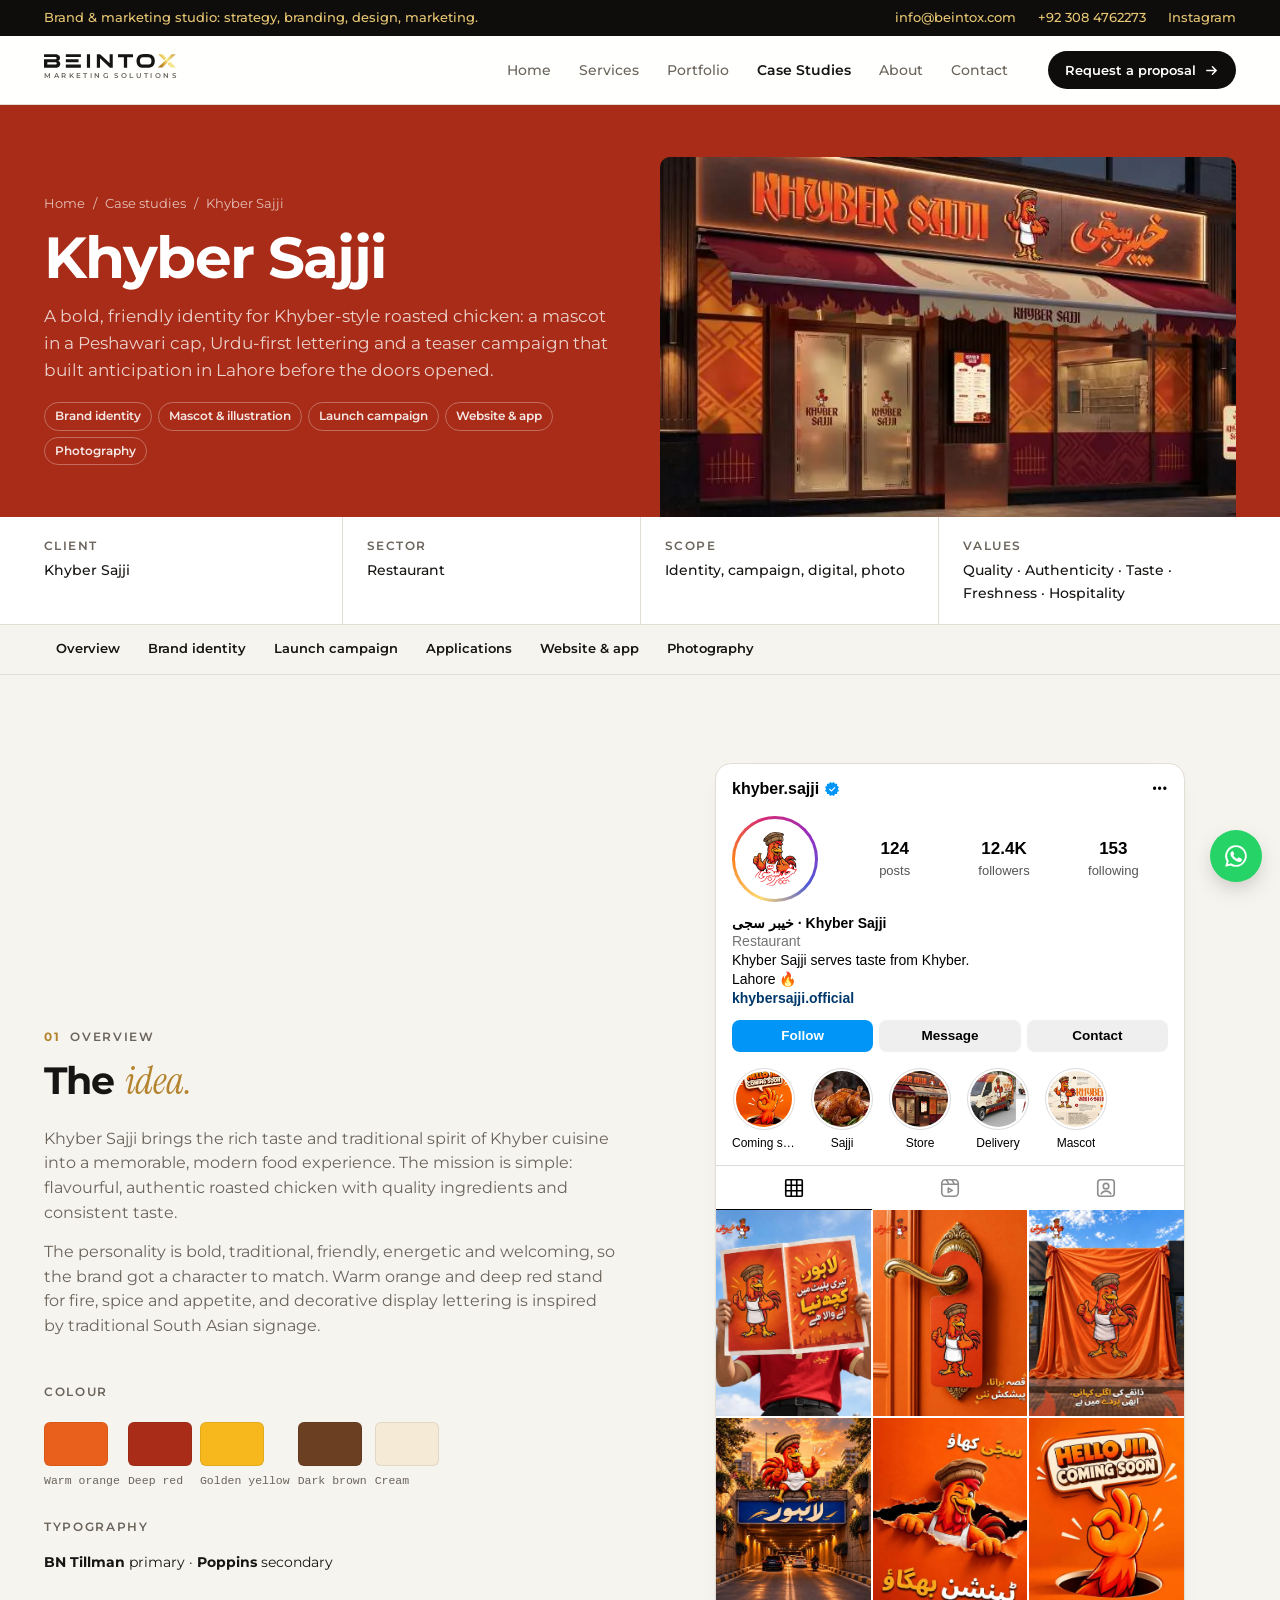
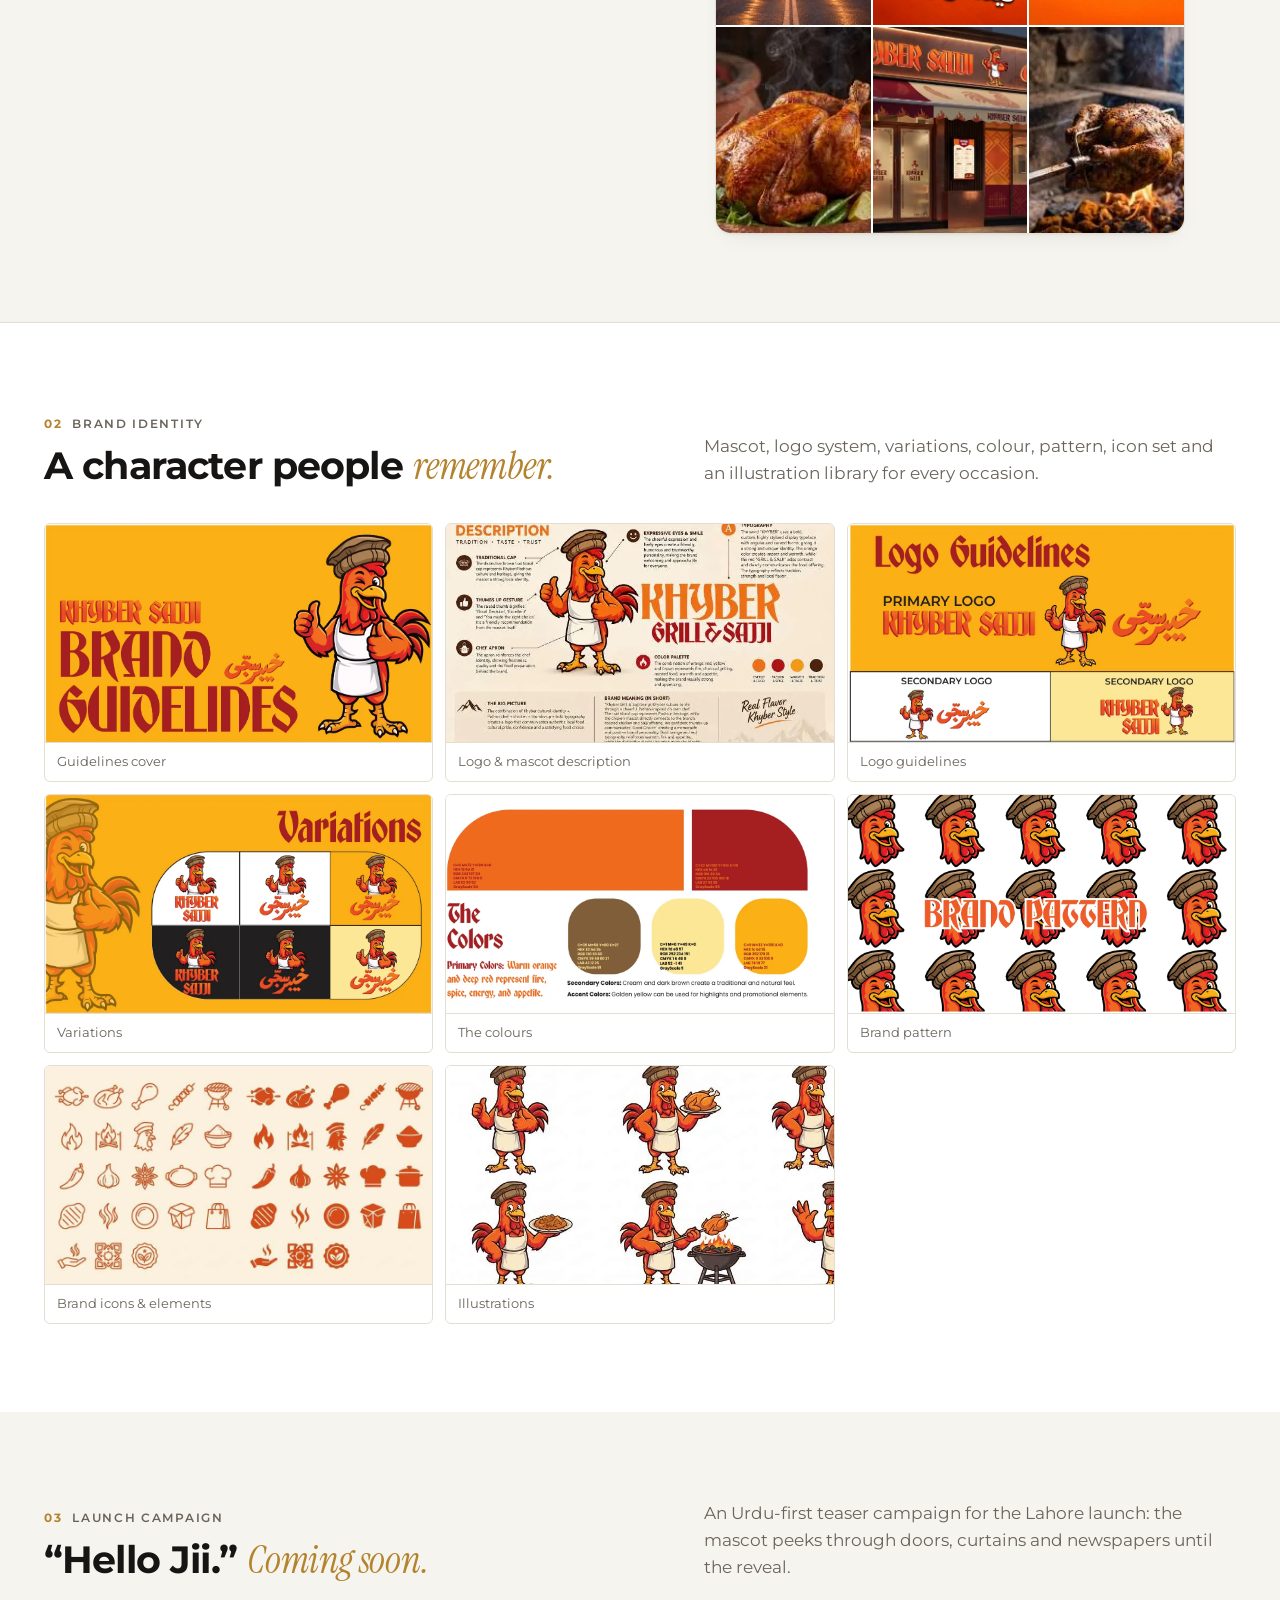
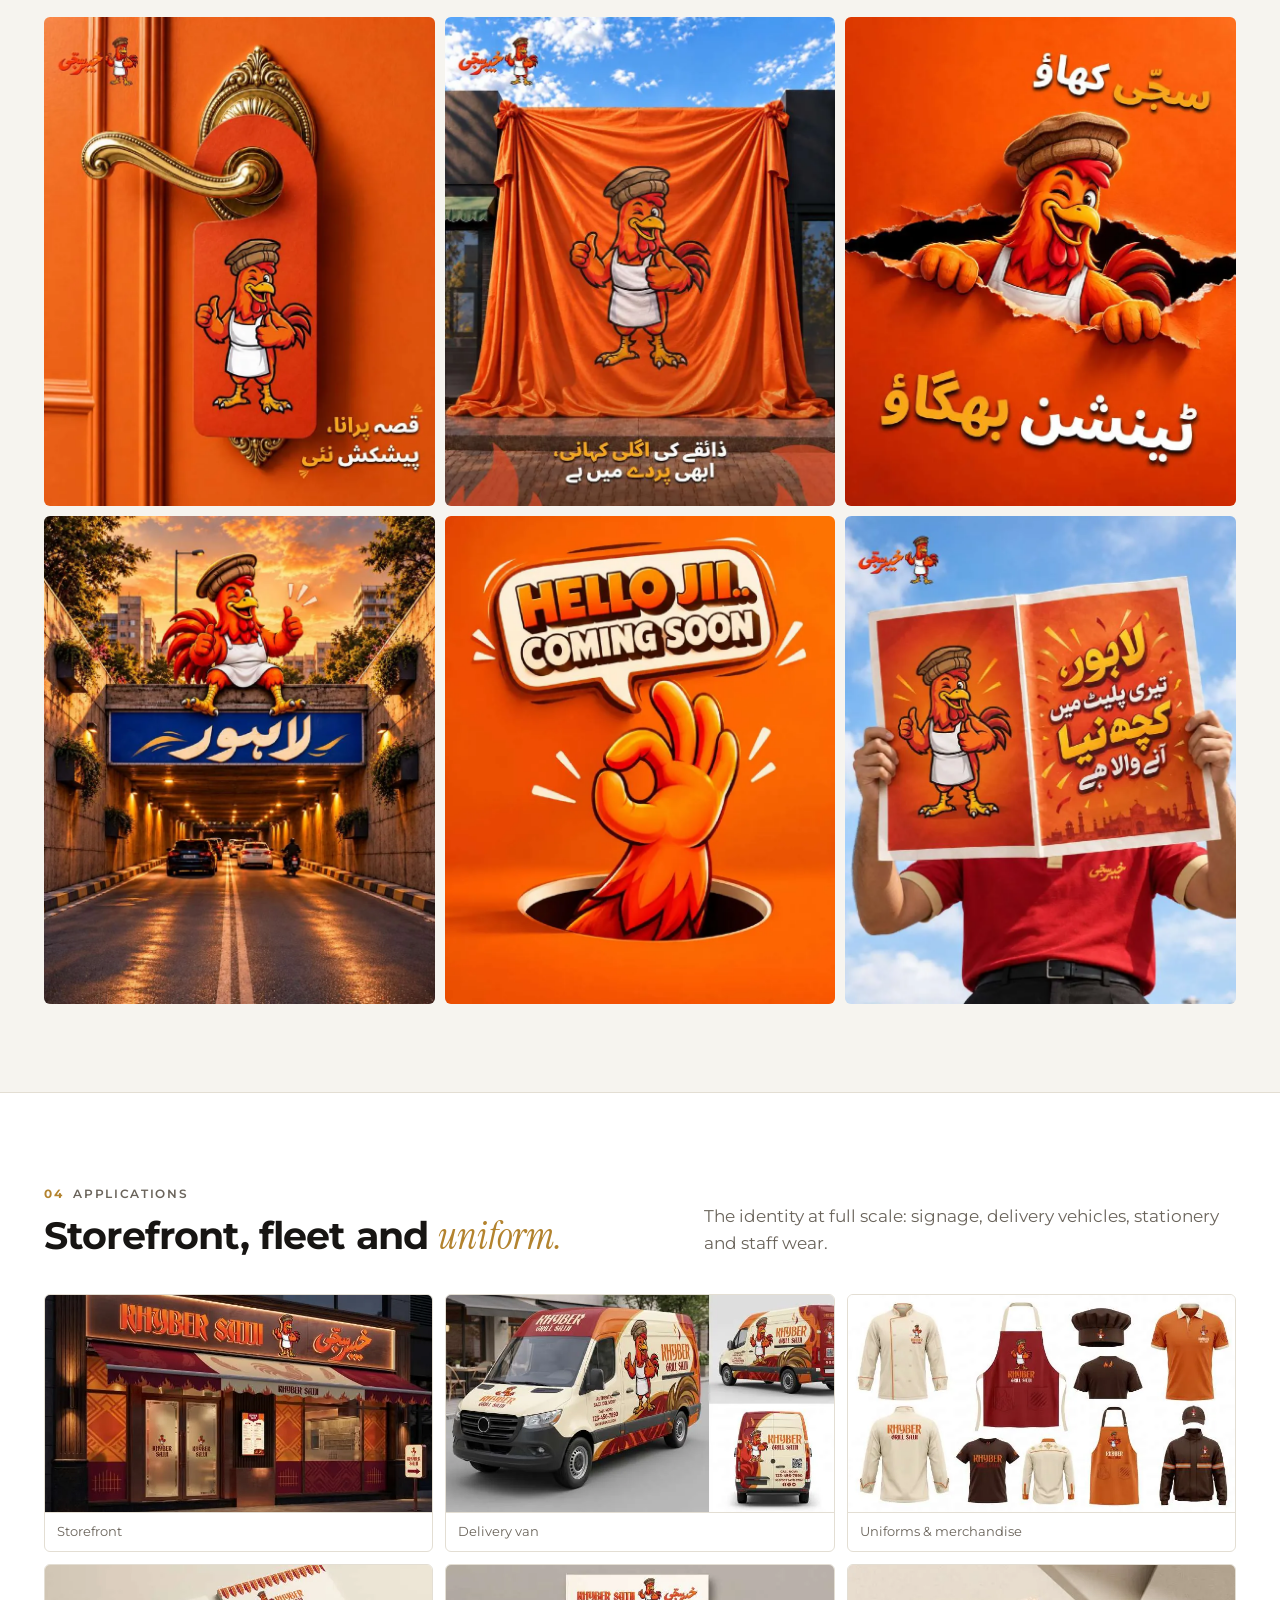
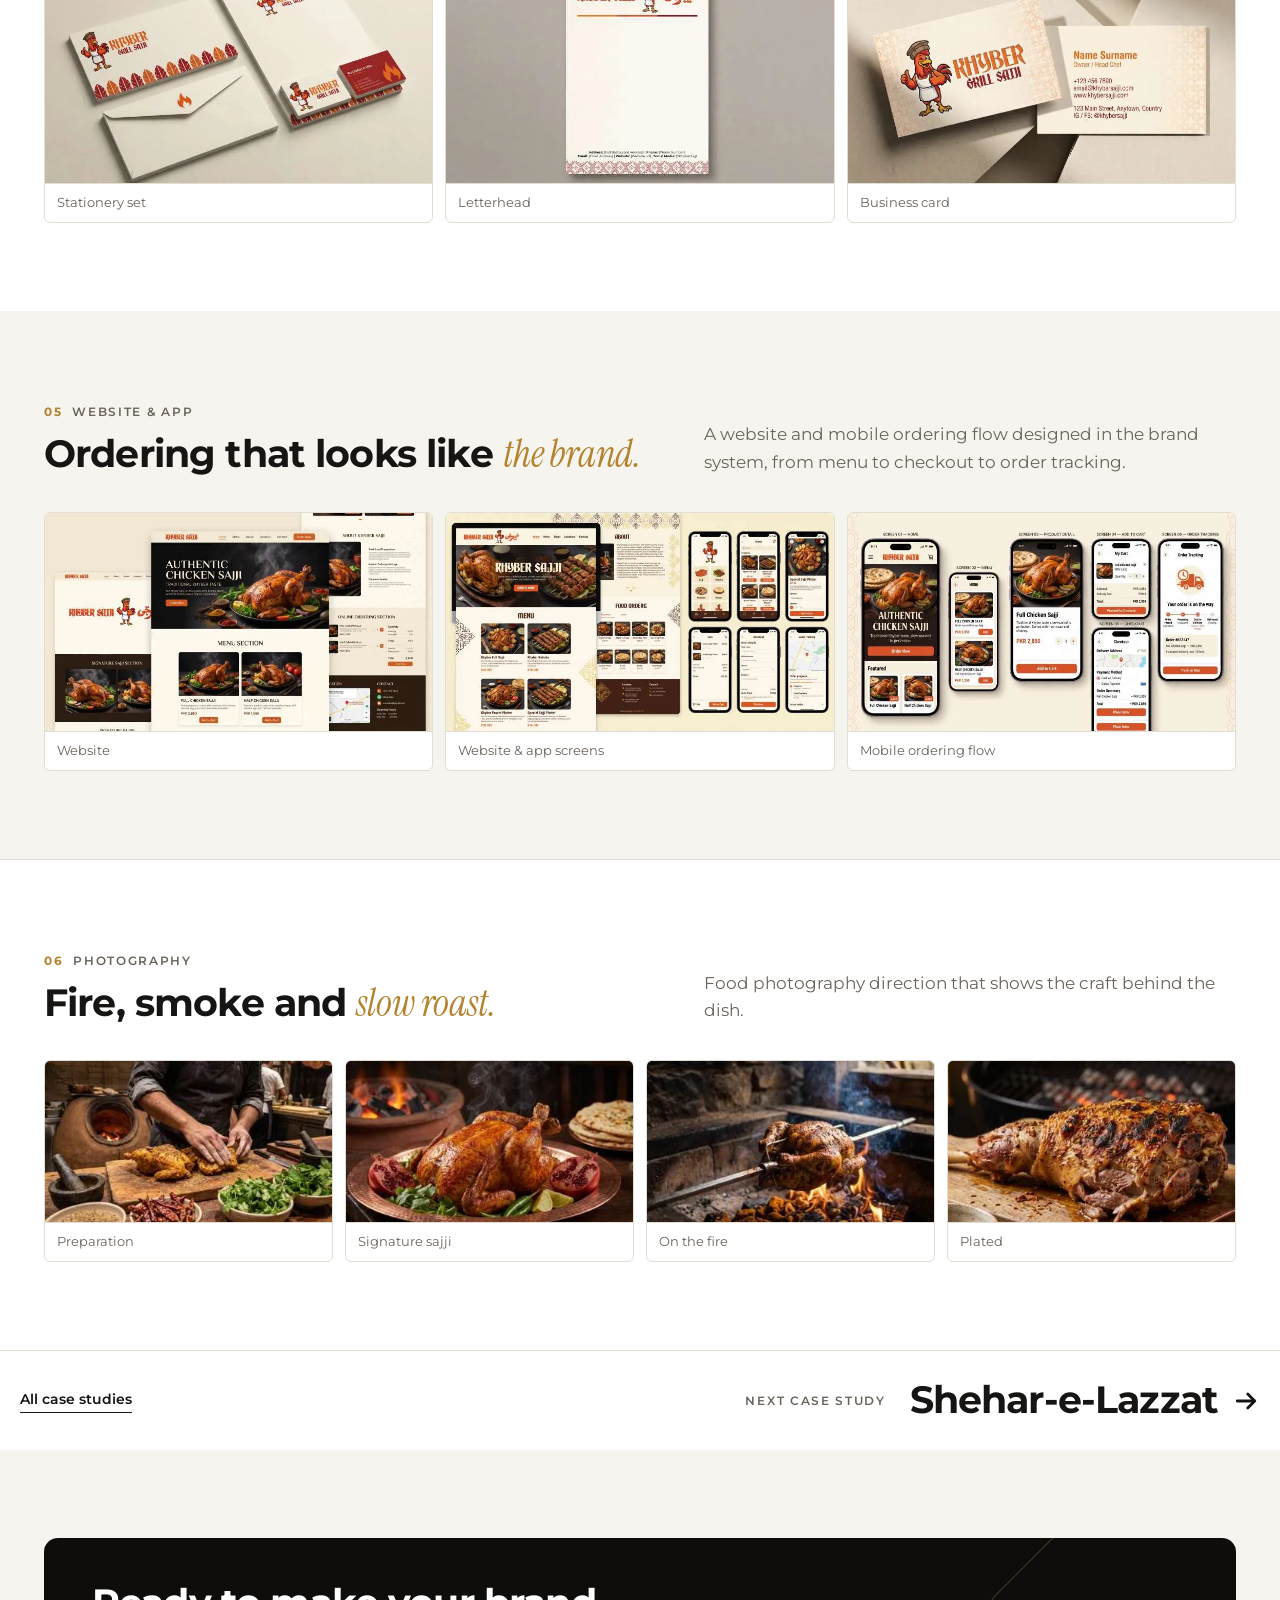
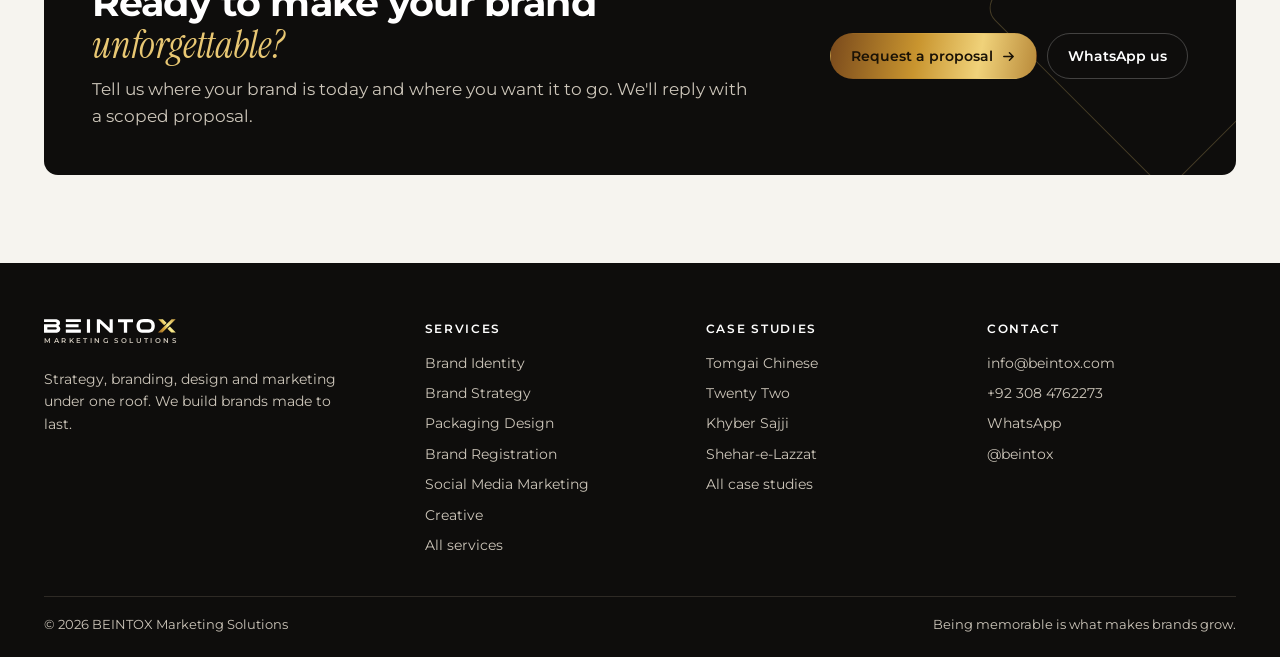
<file: case-study-khyber-sajji.html>
<!doctype html>
<html lang="en">
<head>
<meta charset="utf-8">
<meta name="viewport" content="width=device-width, initial-scale=1">
<title>Khyber Sajji: Restaurant Branding Case Study | BEINTOX</title>
<meta name="description" content="Khyber Sajji case study by BEINTOX: brand identity, mascot &amp; illustration, launch campaign, website &amp; app, photography. A bold, friendly identity for Khyber-style roasted chicken: a mascot in a Peshawari cap, Urdu-first lettering and a teaser campaign that built anticipation in Lahore before the doors opened.">
<meta name="theme-color" content="#0e0d0c">
<meta property="og:type" content="website">
<meta property="og:site_name" content="BEINTOX Marketing Solutions">
<meta property="og:title" content="Khyber Sajji: Restaurant Branding Case Study | BEINTOX">
<meta property="og:description" content="Khyber Sajji case study by BEINTOX: brand identity, mascot &amp; illustration, launch campaign, website &amp; app, photography. A bold, friendly identity for Khyber-style roasted chicken: a mascot in a Peshawari cap, Urdu-first lettering and a teaser campaign that built anticipation in Lahore before the doors opened.">
<meta name="twitter:card" content="summary_large_image">
<link rel="icon" href="assets/img/favicon.svg" type="image/svg+xml">
<link rel="preconnect" href="https://fonts.googleapis.com">
<link rel="preconnect" href="https://fonts.gstatic.com" crossorigin>
<link rel="stylesheet" href="https://fonts.googleapis.com/css2?family=Fraunces:opsz,wght@9..144,400&family=Instrument+Serif:ital@1&family=Montserrat:wght@400;500;600;700&display=swap">
<link rel="stylesheet" href="assets/css/style.css?v=16">
<script>document.documentElement.classList.add("js")</script>

</head>
<body>
<svg width="0" height="0" style="position:absolute" aria-hidden="true"><defs><linearGradient id="bxg" x1="830" y1="100" x2="968" y2="0" gradientUnits="userSpaceOnUse"><stop offset="0" stop-color="#8a5a22"/><stop offset=".35" stop-color="#d9a838"/><stop offset=".55" stop-color="#f7ec8f"/><stop offset="1" stop-color="#c99a3c"/></linearGradient></defs></svg>
<a class="skip" href="#main">Skip to content</a>
<div class="topbar"><div class="wrap">
  <span class="topbar__note">Brand &amp; marketing studio: strategy, branding, design, marketing.</span>
  <ul>
    <li><a href="mailto:info@beintox.com">info@beintox.com</a></li>
    <li><a href="tel:+923084762273">+92 308 4762273</a></li>
    <li><a href="https://instagram.com/beintox" target="_blank" rel="noopener">Instagram</a></li>
  </ul>
</div></div>
<header class="nav"><div class="wrap">
  <a href="index.html" aria-label="BEINTOX home"><span class="logo"><svg viewBox="0 0 968 182" role="img" aria-label="BEINTOX Marketing Solutions"><path d="M87.84 76.57C86.23 76.99 84.54 77.25 82.88 77.25C64.01 77.3 45.14 77.29 26.27 77.29C25.73 77.29 25.19 77.18 24.34 77.08L24.34 59.9C25.91 59.9 27.26 59.9 28.61 59.9C46.09 59.89 63.56 59.86 81.04 59.9C83.25 59.91 85.51 60.15 87.67 60.62C91.83 61.54 93.62 64.47 93.72 68.55C93.83 72.71 91.94 75.52 87.84 76.57M107.12 50.43C106.96 50.33 106.96 49.96 106.84 49.58C107.18 49.25 107.56 48.86 107.96 48.5C123.17 35.01 119.78 12.41 100.94 4.82C95.02 2.43 88.18 1.47 81.74 1.38C55.86 1.01 29.97 1.23 4.08 1.24C2.85 1.24 1.62 1.37 .23 1.44L.23 22.39C1.58 22.46 2.54 22.56 3.51 22.56C27.99 22.52 52.48 22.45 76.97 22.46C80.16 22.46 83.41 22.63 86.55 23.2C90.55 23.93 92.46 26.76 92.4 30.75C92.35 34.71 90.44 37.44 86.4 38.18C84.09 38.6 81.69 38.79 79.33 38.8C54.57 38.86 29.8 38.86 5.03 38.88C3.41 38.88 1.78 38.88 .08 38.88L.08 100.76C1.53 100.85 2.76 100.98 3.98 100.98C30.98 100.99 57.99 101.01 84.99 100.93C88.47 100.92 92.02 100.7 95.41 100C107.05 97.61 115.95 91.79 118.73 79.43C121.47 67.22 117.75 57.4 107.12 50.43ZM785.91 64.32C783.36 71.67 778.25 76.97 770.45 77.26C754.13 77.86 737.76 77.87 721.44 77.33C713.34 77.05 707.86 71.85 705.28 64.1C702.41 55.48 702.44 46.72 705.09 38.12C707.83 29.22 714.92 24.19 725.14 23.76C731.99 23.47 738.85 23.71 745.71 23.71C752.56 23.7 759.43 23.45 766.27 23.76C777.64 24.28 784.7 30.45 786.98 41.57C788.55 49.22 788.49 56.86 785.91 64.32M812.63 48.09C811.81 21.2 797.61 4.33 771.46 1.73C754.31 .03 736.8 .61 719.54 1.65C705.45 2.51 693.58 9.06 685.86 21.59C678.95 32.8 677.73 45.21 678.72 57.94C680.58 81.75 694.94 97.44 718.55 100.47C727.34 101.6 736.4 100.65 745.34 100.65C745.34 100.75 745.34 100.84 745.34 100.94C753.58 100.94 761.86 101.41 770.07 100.85C791.03 99.41 806.2 87.07 810.75 67.59C812.23 61.28 812.83 54.58 812.63 48.09ZM481.19 66.45C479.88 65.39 479.11 64.84 478.42 64.21C456.71 44.25 435.01 24.27 413.27 4.34C411.96 3.15 410.39 1.48 408.88 1.42C401.81 1.11 394.72 1.28 387.48 1.28L387.48 100.68L410.51 100.68L410.51 30.58C412.94 32.85 414.64 34.43 416.32 36.03C438.05 56.79 459.77 77.56 481.52 98.3C482.6 99.33 483.93 100.77 485.19 100.82C491.54 101.08 497.91 100.94 504.27 100.94L504.27 1.59L481.19 1.59ZM542.62 23.15H585.75V100.81H609.78V22.93H652.61V1.53H542.62ZM159.89 77.56h110.59v23.06H159.89zM160.07 1.44h110.62v21.39H160.07zM314.61 1.47h23.1v99.22h-23.1zM160.05 38.44h93.35v21.6H160.05z" fill="currentColor"/><path d="M835.75 99.75H868.25L965.75 1.5H935.75Z" fill="url(#bxg)"/><path d="M838.25 1.5H872L899.5 29.25L880.75 46.5Z" fill="url(#bxg)"/><path d="M905 71.5L923.25 54.25L967 99.75H933.25Z" fill="url(#bxg)"/><text class="logo__sub" x="2" y="178" textLength="964" lengthAdjust="spacing">MARKETING SOLUTIONS</text></svg></span></a>
  <ul class="nav__links" id="nav-links"><li><a href="index.html">Home</a></li><li><a href="services.html">Services</a></li><li><a href="portfolio.html">Portfolio</a></li><li><a href="case-studies.html" aria-current="page">Case Studies</a></li><li><a href="about.html">About</a></li><li><a href="contact.html">Contact</a></li></ul>
  <a class="btn btn--dark btn--s nav__cta" href="contact.html">Request a proposal <svg viewBox="0 0 16 16" fill="none" aria-hidden="true"><path d="M3 8h10M9 4l4 4-4 4" stroke="currentColor" stroke-width="1.6" stroke-linecap="round" stroke-linejoin="round"/></svg></a>
  <button class="nav__toggle" type="button" aria-label="Menu" aria-expanded="false" aria-controls="nav-links"><svg viewBox="0 0 18 18" fill="none" aria-hidden="true"><path d="M2 5h14M2 9h14M2 13h14" stroke="currentColor" stroke-width="1.6" stroke-linecap="round"/></svg></button>
</div></header>
<main id="main">

<section class="chero" style="--brand:#a82c17"><div class="wrap">
  <div class="chero__copy">
    <nav class="crumbs" aria-label="Breadcrumb"><a href="index.html">Home</a><span>/</span><a href="case-studies.html">Case studies</a><span>/</span><span>Khyber Sajji</span></nav>
    <h1 class="h1">Khyber Sajji</h1>
    <p class="lead">A bold, friendly identity for Khyber-style roasted chicken: a mascot in a Peshawari cap, Urdu-first lettering and a teaser campaign that built anticipation in Lahore before the doors opened.</p>
    <div class="tags" style="margin-top:18px"><span class="tag">Brand identity</span><span class="tag">Mascot &amp; illustration</span><span class="tag">Launch campaign</span><span class="tag">Website &amp; app</span><span class="tag">Photography</span></div>
  </div>
  <div class="chero__img"><img src="assets/img/khyber/app-storefront.webp" alt="Khyber Sajji brand applications" width="759" height="425" fetchpriority="high" decoding="async"></div>
</div></section>
<div class="sec--white" style="border-bottom:1px solid var(--line)"><div class="wrap"><dl class="facts" style="border:0"><div><dt>Client</dt><dd>Khyber Sajji</dd></div><div><dt>Sector</dt><dd>Restaurant</dd></div><div><dt>Scope</dt><dd>Identity, campaign, digital, photo</dd></div><div><dt>Values</dt><dd>Quality · Authenticity · Taste · Freshness · Hospitality</dd></div></dl></div></div>
<nav class="subnav" aria-label="Case study sections"><div class="wrap"><ul><li><a href="#overview">Overview</a></li><li><a href="#identity">Brand identity</a></li><li><a href="#social">Launch campaign</a></li><li><a href="#applications">Applications</a></li><li><a href="#digital">Website & app</a></li><li><a href="#photo">Photography</a></li></ul></div></nav>

<section class="sec" id="overview"><div class="wrap">
  <div class="split">
    <div><span class="eyebrow"><b>01</b> Overview</span><h2 class="h2 mt-s">The <em>idea.</em></h2>
      <div class="prose mt-m"><p>Khyber Sajji brings the rich taste and traditional spirit of Khyber cuisine into a memorable, modern food experience. The mission is simple: flavourful, authentic roasted chicken with quality ingredients and consistent taste.</p><p>The personality is bold, traditional, friendly, energetic and welcoming, so the brand got a character to match. Warm orange and deep red stand for fire, spice and appetite, and decorative display lettering is inspired by traditional South Asian signage.</p></div>
      <div class="mt-l"><span class="eyebrow">Colour</span><div class="palette"><div class="swatch"><i style="background:#e8601c"></i>Warm orange</div><div class="swatch"><i style="background:#a82c17"></i>Deep red</div><div class="swatch"><i style="background:#f6b81c"></i>Golden yellow</div><div class="swatch"><i style="background:#6b3f22"></i>Dark brown</div><div class="swatch"><i style="background:#f4ead6"></i>Cream</div></div></div><div class="mt-m"><span class="eyebrow">Typography</span><p class="mt-s small"><b>BN Tillman</b> primary · <b>Poppins</b> secondary</p></div>
    </div>
    <div class="ig-wrap"><div class="ig" aria-label="Khyber Sajji Instagram feed designed by BEINTOX">
  <div class="ig__bar"><b>khyber.sajji</b><svg class="ig__tick" viewBox="0 0 40 40" aria-label="Verified"><path fill="#0095f6" d="M19.998 3.094 14.638 0l-2.972 5.15H5.432v6.354L0 14.64 3.094 20 0 25.359l5.432 3.137v5.905h5.975L14.638 40l5.36-3.094L25.358 40l3.232-5.6h6.162v-6.01L40 25.359 36.905 20 40 14.641l-5.248-3.03v-6.46h-6.419L25.358 0l-5.36 3.094Zm7.415 11.225 2.254 2.287-11.43 11.5-6.835-6.93 2.244-2.258 4.587 4.581 9.18-9.18Z"/></svg><span class="ig__dots" aria-hidden="true">•••</span></div>
  <div class="ig__head">
    <div class="ig__avatar"><img src="assets/img/logos/khyber.png" alt="Khyber Sajji profile picture" width="562" height="682" loading="lazy" decoding="async"></div>
    <ul class="ig__stats"><li><b>124</b><span>posts</span></li><li><b>12.4K</b><span>followers</span></li><li><b>153</b><span>following</span></li></ul>
  </div>
  <div class="ig__bio"><b>خیبر سجی · Khyber Sajji</b><span class="ig__cat">Restaurant</span><span>Khyber Sajji serves taste from Khyber.</span><span>Lahore 🔥</span><span class="ig__link">khybersajji.official</span></div>
  <div class="ig__btns"><span class="ig__btn ig__btn--blue">Follow</span><span class="ig__btn">Message</span><span class="ig__btn">Contact</span></div>
  <ul class="ig__hls"><li><span class="ig__hl"><img src="assets/img/khyber/post-hello-jii.webp" alt="Coming soon" width="800" height="1008" loading="lazy" decoding="async"></span><small>Coming soon</small></li><li><span class="ig__hl"><img src="assets/img/khyber/photo-roast.webp" alt="Sajji" width="379" height="213" loading="lazy" decoding="async"></span><small>Sajji</small></li><li><span class="ig__hl"><img src="assets/img/khyber/app-storefront.webp" alt="Store" width="759" height="425" loading="lazy" decoding="async"></span><small>Store</small></li><li><span class="ig__hl"><img src="assets/img/khyber/app-van.webp" alt="Delivery" width="755" height="424" loading="lazy" decoding="async"></span><small>Delivery</small></li><li><span class="ig__hl"><img src="assets/img/khyber/bb-mascot.webp" alt="Mascot" width="652" height="435" loading="lazy" decoding="async"></span><small>Mascot</small></li></ul>
  <div class="ig__tabs"><span class="is-on"><svg viewBox="0 0 24 24" fill="none" aria-hidden="true"><rect x="3" y="3" width="18" height="18" rx="1" stroke="currentColor" stroke-width="1.8"/><path d="M9 3v18M15 3v18M3 9h18M3 15h18" stroke="currentColor" stroke-width="1.8"/></svg></span><span><svg viewBox="0 0 24 24" fill="none" aria-hidden="true"><rect x="3" y="3" width="18" height="18" rx="4" stroke="currentColor" stroke-width="1.8"/><path d="M3 8h18M8 3l3 5M14 3l3 5M10 12v5l4.5-2.5z" stroke="currentColor" stroke-width="1.6" stroke-linejoin="round"/></svg></span><span><svg viewBox="0 0 24 24" fill="none" aria-hidden="true"><rect x="3" y="3" width="18" height="18" rx="3" stroke="currentColor" stroke-width="1.8"/><circle cx="12" cy="10" r="3" stroke="currentColor" stroke-width="1.8"/><path d="M6.5 19c1-2.5 3-3.6 5.5-3.6s4.5 1.1 5.5 3.6" stroke="currentColor" stroke-width="1.8"/></svg></span></div>
  <div class="ig__grid" data-lb-group><a class="ig__tile" href="assets/img/khyber/post-newspaper.webp" data-lb="Lahore, something new is coming"><img src="assets/img/khyber/post-newspaper.webp" alt="Lahore, something new is coming" width="800" height="993" loading="lazy" decoding="async"><span>Lahore, something new is coming</span></a><a class="ig__tile" href="assets/img/khyber/post-door.webp" data-lb="The door hanger"><img src="assets/img/khyber/post-door.webp" alt="The door hanger" width="800" height="1000" loading="lazy" decoding="async"><span>The door hanger</span></a><a class="ig__tile" href="assets/img/khyber/post-curtain.webp" data-lb="Behind the curtain"><img src="assets/img/khyber/post-curtain.webp" alt="Behind the curtain" width="800" height="995" loading="lazy" decoding="async"><span>Behind the curtain</span></a><a class="ig__tile" href="assets/img/khyber/post-lahore.webp" data-lb="Lahore"><img src="assets/img/khyber/post-lahore.webp" alt="Lahore" width="800" height="994" loading="lazy" decoding="async"><span>Lahore</span></a><a class="ig__tile" href="assets/img/khyber/post-tension.webp" data-lb="Tension bhagao"><img src="assets/img/khyber/post-tension.webp" alt="Tension bhagao" width="800" height="999" loading="lazy" decoding="async"><span>Tension bhagao</span></a><a class="ig__tile" href="assets/img/khyber/post-hello-jii.webp" data-lb="Hello Jii, coming soon"><img src="assets/img/khyber/post-hello-jii.webp" alt="Hello Jii, coming soon" width="800" height="1008" loading="lazy" decoding="async"><span>Hello Jii, coming soon</span></a><a class="ig__tile" href="assets/img/khyber/photo-roast.webp" data-lb="Signature sajji"><img src="assets/img/khyber/photo-roast.webp" alt="Signature sajji" width="379" height="213" loading="lazy" decoding="async"><span>Signature sajji</span></a><a class="ig__tile" href="assets/img/khyber/app-storefront.webp" data-lb="The storefront"><img src="assets/img/khyber/app-storefront.webp" alt="The storefront" width="759" height="425" loading="lazy" decoding="async"><span>The storefront</span></a><a class="ig__tile" href="assets/img/khyber/photo-grill.webp" data-lb="On the fire"><img src="assets/img/khyber/photo-grill.webp" alt="On the fire" width="379" height="213" loading="lazy" decoding="async"><span>On the fire</span></a></div>
</div></div>
  </div>
</div></section>
<section class="sec sec--white bt" id="identity"><div class="wrap">
  <div class="head"><div><span class="eyebrow"><b>02</b> Brand identity</span><h2 class="h2">A character people <em>remember.</em></h2></div><div class="head__aside"><p class="lead">Mascot, logo system, variations, colour, pattern, icon set and an illustration library for every occasion.</p></div></div>
  <div class="gallery" data-lb-group><figure class="shot"><a href="assets/img/khyber/bb-cover.webp" data-lb="Guidelines cover"><img src="assets/img/khyber/bb-cover.webp" alt="Guidelines cover" width="1121" height="634" loading="lazy" decoding="async"></a><figcaption>Guidelines cover</figcaption></figure><figure class="shot"><a href="assets/img/khyber/bb-mascot.webp" data-lb="Logo &amp; mascot description"><img src="assets/img/khyber/bb-mascot.webp" alt="Logo &amp; mascot description" width="652" height="435" loading="lazy" decoding="async"></a><figcaption>Logo &amp; mascot description</figcaption></figure><figure class="shot"><a href="assets/img/khyber/bb-logo-guidelines.webp" data-lb="Logo guidelines"><img src="assets/img/khyber/bb-logo-guidelines.webp" alt="Logo guidelines" width="1128" height="634" loading="lazy" decoding="async"></a><figcaption>Logo guidelines</figcaption></figure><figure class="shot"><a href="assets/img/khyber/bb-variations.webp" data-lb="Variations"><img src="assets/img/khyber/bb-variations.webp" alt="Variations" width="1120" height="634" loading="lazy" decoding="async"></a><figcaption>Variations</figcaption></figure><figure class="shot"><a href="assets/img/khyber/bb-palette.webp" data-lb="The colours"><img src="assets/img/khyber/bb-palette.webp" alt="The colours" width="1132" height="634" loading="lazy" decoding="async"></a><figcaption>The colours</figcaption></figure><figure class="shot"><a href="assets/img/khyber/bb-pattern.webp" data-lb="Brand pattern"><img src="assets/img/khyber/bb-pattern.webp" alt="Brand pattern" width="1200" height="670" loading="lazy" decoding="async"></a><figcaption>Brand pattern</figcaption></figure><figure class="shot"><a href="assets/img/khyber/bb-icons.webp" data-lb="Brand icons &amp; elements"><img src="assets/img/khyber/bb-icons.webp" alt="Brand icons &amp; elements" width="864" height="484" loading="lazy" decoding="async"></a><figcaption>Brand icons &amp; elements</figcaption></figure><figure class="shot"><a href="assets/img/khyber/bb-illustrations.webp" data-lb="Illustrations"><img src="assets/img/khyber/bb-illustrations.webp" alt="Illustrations" width="709" height="468" loading="lazy" decoding="async"></a><figcaption>Illustrations</figcaption></figure></div>
</div></section><section class="sec" id="social"><div class="wrap">
  <div class="head"><div><span class="eyebrow"><b>03</b> Launch campaign</span><h2 class="h2">“Hello Jii.” <em>Coming soon.</em></h2></div><div class="head__aside"><p class="lead">An Urdu-first teaser campaign for the Lahore launch: the mascot peeks through doors, curtains and newspapers until the reveal.</p></div></div>
  <div class="posts posts--3" data-lb-group><a class="post" href="assets/img/khyber/post-door.webp" data-lb="The door hanger"><img src="assets/img/khyber/post-door.webp" alt="The door hanger" width="800" height="1000" loading="lazy" decoding="async"></a><a class="post" href="assets/img/khyber/post-curtain.webp" data-lb="Behind the curtain"><img src="assets/img/khyber/post-curtain.webp" alt="Behind the curtain" width="800" height="995" loading="lazy" decoding="async"></a><a class="post" href="assets/img/khyber/post-tension.webp" data-lb="Tension bhagao"><img src="assets/img/khyber/post-tension.webp" alt="Tension bhagao" width="800" height="999" loading="lazy" decoding="async"></a><a class="post" href="assets/img/khyber/post-lahore.webp" data-lb="Lahore"><img src="assets/img/khyber/post-lahore.webp" alt="Lahore" width="800" height="994" loading="lazy" decoding="async"></a><a class="post" href="assets/img/khyber/post-hello-jii.webp" data-lb="Hello Jii, coming soon"><img src="assets/img/khyber/post-hello-jii.webp" alt="Hello Jii, coming soon" width="800" height="1008" loading="lazy" decoding="async"></a><a class="post" href="assets/img/khyber/post-newspaper.webp" data-lb="Something new for Lahore"><img src="assets/img/khyber/post-newspaper.webp" alt="Something new for Lahore" width="800" height="993" loading="lazy" decoding="async"></a></div>
</div></section><section class="sec sec--white bt" id="applications"><div class="wrap">
  <div class="head"><div><span class="eyebrow"><b>04</b> Applications</span><h2 class="h2">Storefront, fleet and <em>uniform.</em></h2></div><div class="head__aside"><p class="lead">The identity at full scale: signage, delivery vehicles, stationery and staff wear.</p></div></div>
  <div class="gallery" data-lb-group><figure class="shot"><a href="assets/img/khyber/app-storefront.webp" data-lb="Storefront"><img src="assets/img/khyber/app-storefront.webp" alt="Storefront" width="759" height="425" loading="lazy" decoding="async"></a><figcaption>Storefront</figcaption></figure><figure class="shot"><a href="assets/img/khyber/app-van.webp" data-lb="Delivery van"><img src="assets/img/khyber/app-van.webp" alt="Delivery van" width="755" height="424" loading="lazy" decoding="async"></a><figcaption>Delivery van</figcaption></figure><figure class="shot"><a href="assets/img/khyber/app-uniforms.webp" data-lb="Uniforms &amp; merchandise"><img src="assets/img/khyber/app-uniforms.webp" alt="Uniforms &amp; merchandise" width="757" height="426" loading="lazy" decoding="async"></a><figcaption>Uniforms &amp; merchandise</figcaption></figure><figure class="shot"><a href="assets/img/khyber/app-stationery.webp" data-lb="Stationery set"><img src="assets/img/khyber/app-stationery.webp" alt="Stationery set" width="754" height="421" loading="lazy" decoding="async"></a><figcaption>Stationery set</figcaption></figure><figure class="shot"><a href="assets/img/khyber/app-letterhead.webp" data-lb="Letterhead"><img src="assets/img/khyber/app-letterhead.webp" alt="Letterhead" width="752" height="424" loading="lazy" decoding="async"></a><figcaption>Letterhead</figcaption></figure><figure class="shot"><a href="assets/img/khyber/app-business-card.webp" data-lb="Business card"><img src="assets/img/khyber/app-business-card.webp" alt="Business card" width="754" height="424" loading="lazy" decoding="async"></a><figcaption>Business card</figcaption></figure></div>
</div></section><section class="sec" id="digital"><div class="wrap">
  <div class="head"><div><span class="eyebrow"><b>05</b> Website & app</span><h2 class="h2">Ordering that looks like <em>the brand.</em></h2></div><div class="head__aside"><p class="lead">A website and mobile ordering flow designed in the brand system, from menu to checkout to order tracking.</p></div></div>
  <div class="gallery" data-lb-group><figure class="shot"><a href="assets/img/khyber/app-website.webp" data-lb="Website"><img src="assets/img/khyber/app-website.webp" alt="Website" width="757" height="426" loading="lazy" decoding="async"></a><figcaption>Website</figcaption></figure><figure class="shot"><a href="assets/img/khyber/app-web-app.webp" data-lb="Website &amp; app screens"><img src="assets/img/khyber/app-web-app.webp" alt="Website &amp; app screens" width="757" height="426" loading="lazy" decoding="async"></a><figcaption>Website &amp; app screens</figcaption></figure><figure class="shot"><a href="assets/img/khyber/app-mobile.webp" data-lb="Mobile ordering flow"><img src="assets/img/khyber/app-mobile.webp" alt="Mobile ordering flow" width="758" height="425" loading="lazy" decoding="async"></a><figcaption>Mobile ordering flow</figcaption></figure></div>
</div></section><section class="sec sec--white bt" id="photo"><div class="wrap">
  <div class="head"><div><span class="eyebrow"><b>06</b> Photography</span><h2 class="h2">Fire, smoke and <em>slow roast.</em></h2></div><div class="head__aside"><p class="lead">Food photography direction that shows the craft behind the dish.</p></div></div>
  <div class="gallery gallery--4" data-lb-group><figure class="shot"><a href="assets/img/khyber/photo-cooking.webp" data-lb="Preparation"><img src="assets/img/khyber/photo-cooking.webp" alt="Preparation" width="379" height="213" loading="lazy" decoding="async"></a><figcaption>Preparation</figcaption></figure><figure class="shot"><a href="assets/img/khyber/photo-roast.webp" data-lb="Signature sajji"><img src="assets/img/khyber/photo-roast.webp" alt="Signature sajji" width="379" height="213" loading="lazy" decoding="async"></a><figcaption>Signature sajji</figcaption></figure><figure class="shot"><a href="assets/img/khyber/photo-grill.webp" data-lb="On the fire"><img src="assets/img/khyber/photo-grill.webp" alt="On the fire" width="379" height="213" loading="lazy" decoding="async"></a><figcaption>On the fire</figcaption></figure><figure class="shot"><a href="assets/img/khyber/photo-chicken.webp" data-lb="Plated"><img src="assets/img/khyber/photo-chicken.webp" alt="Plated" width="379" height="213" loading="lazy" decoding="async"></a><figcaption>Plated</figcaption></figure></div>
</div></section>
<section class="sec--white bt"><div class="wrap next">
  <a class="link" href="case-studies.html">All case studies</a><span class="eyebrow">Next case study</span>
  <a class="h2" href="case-study-shehar-e-lazzat.html">Shehar-e-Lazzat <svg viewBox="0 0 16 16" fill="none" aria-hidden="true"><path d="M3 8h10M9 4l4 4-4 4" stroke="currentColor" stroke-width="1.6" stroke-linecap="round" stroke-linejoin="round"/></svg></a>
</div></section>
<section class="sec"><div class="wrap"><div class="cta">
  <div><h2 class="h2">Ready to make your brand <em>unforgettable?</em></h2><p class="lead">Tell us where your brand is today and where you want it to go. We'll reply with a scoped proposal.</p></div>
  <div class="btns"><a class="btn btn--gold" href="contact.html">Request a proposal <svg viewBox="0 0 16 16" fill="none" aria-hidden="true"><path d="M3 8h10M9 4l4 4-4 4" stroke="currentColor" stroke-width="1.6" stroke-linecap="round" stroke-linejoin="round"/></svg></a>
  <a class="btn btn--ghost" href="https://wa.me/923084762273" target="_blank" rel="noopener">WhatsApp us</a></div>
</div></div></section>

</main>
<footer class="footer"><div class="wrap">
  <div class="footer__grid">
    <div class="footer__brand"><span class="logo logo--light"><svg viewBox="0 0 968 182" role="img" aria-label="BEINTOX Marketing Solutions"><path d="M87.84 76.57C86.23 76.99 84.54 77.25 82.88 77.25C64.01 77.3 45.14 77.29 26.27 77.29C25.73 77.29 25.19 77.18 24.34 77.08L24.34 59.9C25.91 59.9 27.26 59.9 28.61 59.9C46.09 59.89 63.56 59.86 81.04 59.9C83.25 59.91 85.51 60.15 87.67 60.62C91.83 61.54 93.62 64.47 93.72 68.55C93.83 72.71 91.94 75.52 87.84 76.57M107.12 50.43C106.96 50.33 106.96 49.96 106.84 49.58C107.18 49.25 107.56 48.86 107.96 48.5C123.17 35.01 119.78 12.41 100.94 4.82C95.02 2.43 88.18 1.47 81.74 1.38C55.86 1.01 29.97 1.23 4.08 1.24C2.85 1.24 1.62 1.37 .23 1.44L.23 22.39C1.58 22.46 2.54 22.56 3.51 22.56C27.99 22.52 52.48 22.45 76.97 22.46C80.16 22.46 83.41 22.63 86.55 23.2C90.55 23.93 92.46 26.76 92.4 30.75C92.35 34.71 90.44 37.44 86.4 38.18C84.09 38.6 81.69 38.79 79.33 38.8C54.57 38.86 29.8 38.86 5.03 38.88C3.41 38.88 1.78 38.88 .08 38.88L.08 100.76C1.53 100.85 2.76 100.98 3.98 100.98C30.98 100.99 57.99 101.01 84.99 100.93C88.47 100.92 92.02 100.7 95.41 100C107.05 97.61 115.95 91.79 118.73 79.43C121.47 67.22 117.75 57.4 107.12 50.43ZM785.91 64.32C783.36 71.67 778.25 76.97 770.45 77.26C754.13 77.86 737.76 77.87 721.44 77.33C713.34 77.05 707.86 71.85 705.28 64.1C702.41 55.48 702.44 46.72 705.09 38.12C707.83 29.22 714.92 24.19 725.14 23.76C731.99 23.47 738.85 23.71 745.71 23.71C752.56 23.7 759.43 23.45 766.27 23.76C777.64 24.28 784.7 30.45 786.98 41.57C788.55 49.22 788.49 56.86 785.91 64.32M812.63 48.09C811.81 21.2 797.61 4.33 771.46 1.73C754.31 .03 736.8 .61 719.54 1.65C705.45 2.51 693.58 9.06 685.86 21.59C678.95 32.8 677.73 45.21 678.72 57.94C680.58 81.75 694.94 97.44 718.55 100.47C727.34 101.6 736.4 100.65 745.34 100.65C745.34 100.75 745.34 100.84 745.34 100.94C753.58 100.94 761.86 101.41 770.07 100.85C791.03 99.41 806.2 87.07 810.75 67.59C812.23 61.28 812.83 54.58 812.63 48.09ZM481.19 66.45C479.88 65.39 479.11 64.84 478.42 64.21C456.71 44.25 435.01 24.27 413.27 4.34C411.96 3.15 410.39 1.48 408.88 1.42C401.81 1.11 394.72 1.28 387.48 1.28L387.48 100.68L410.51 100.68L410.51 30.58C412.94 32.85 414.64 34.43 416.32 36.03C438.05 56.79 459.77 77.56 481.52 98.3C482.6 99.33 483.93 100.77 485.19 100.82C491.54 101.08 497.91 100.94 504.27 100.94L504.27 1.59L481.19 1.59ZM542.62 23.15H585.75V100.81H609.78V22.93H652.61V1.53H542.62ZM159.89 77.56h110.59v23.06H159.89zM160.07 1.44h110.62v21.39H160.07zM314.61 1.47h23.1v99.22h-23.1zM160.05 38.44h93.35v21.6H160.05z" fill="currentColor"/><path d="M835.75 99.75H868.25L965.75 1.5H935.75Z" fill="url(#bxg)"/><path d="M838.25 1.5H872L899.5 29.25L880.75 46.5Z" fill="url(#bxg)"/><path d="M905 71.5L923.25 54.25L967 99.75H933.25Z" fill="url(#bxg)"/><text class="logo__sub" x="2" y="178" textLength="964" lengthAdjust="spacing">MARKETING SOLUTIONS</text></svg></span><p>Strategy, branding, design and marketing under one roof. We build brands made to last.</p></div>
    <div><h4>Services</h4><ul><li><a href="services.html#identity">Brand Identity</a></li><li><a href="services.html#strategy">Brand Strategy</a></li><li><a href="services.html#packaging">Packaging Design</a></li><li><a href="services.html#registration">Brand Registration</a></li><li><a href="services.html#social">Social Media Marketing</a></li><li><a href="services.html#design">Creative</a></li><li><a href="services.html">All services</a></li></ul></div>
    <div><h4>Case studies</h4><ul><li><a href="case-study-tomgai.html">Tomgai Chinese</a></li><li><a href="case-study-twenty-two.html">Twenty Two</a></li><li><a href="case-study-khyber-sajji.html">Khyber Sajji</a></li><li><a href="case-study-shehar-e-lazzat.html">Shehar-e-Lazzat</a></li><li><a href="case-studies.html">All case studies</a></li></ul></div>
    <div><h4>Contact</h4><ul>
      <li><a href="mailto:info@beintox.com">info@beintox.com</a></li>
      <li><a href="tel:+923084762273">+92 308 4762273</a></li>
      <li><a href="https://wa.me/923084762273" target="_blank" rel="noopener">WhatsApp</a></li>
      <li><a href="https://instagram.com/beintox" target="_blank" rel="noopener">@beintox</a></li>
    </ul></div>
  </div>
  <div class="footer__bar"><span>© <span data-year>2026</span> BEINTOX Marketing Solutions</span><span>Being memorable is what makes brands grow.</span></div>
</div></footer>
<a class="wa" href="https://wa.me/923084762273" target="_blank" rel="noopener" aria-label="Chat on WhatsApp"><svg viewBox="0 0 24 24" fill="currentColor" aria-hidden="true"><path d="M12 2a10 10 0 0 0-8.6 15.1L2 22l5-1.3A10 10 0 1 0 12 2Zm0 18.2a8.2 8.2 0 0 1-4.2-1.2l-.3-.2-3 .8.8-2.9-.2-.3A8.2 8.2 0 1 1 12 20.2Zm4.5-6.1c-.2-.1-1.5-.7-1.7-.8-.2-.1-.4-.1-.6.1l-.8 1c-.1.2-.3.2-.5.1a6.7 6.7 0 0 1-3.3-2.9c-.3-.4.3-.4.7-1.3.1-.2 0-.3 0-.4l-.8-1.8c-.2-.5-.4-.4-.6-.4h-.5a1 1 0 0 0-.7.3 3 3 0 0 0-.9 2.2 5.2 5.2 0 0 0 1.1 2.7 11.8 11.8 0 0 0 4.5 4c1.7.7 2.3.8 3.2.6.5-.1 1.5-.6 1.7-1.2.2-.6.2-1.1.2-1.2-.1-.1-.2-.2-.5-.3Z"/></svg></a>
<dialog class="lb" id="lb" aria-label="Image viewer"><img alt=""><div class="lb__bar"><span></span>
  <button type="button" data-prev aria-label="Previous"><svg viewBox="0 0 16 16" fill="none" aria-hidden="true"><path d="M10 3L5 8l5 5" stroke="currentColor" stroke-width="1.6" stroke-linecap="round" stroke-linejoin="round"/></svg></button><button type="button" data-next aria-label="Next"><svg viewBox="0 0 16 16" fill="none" aria-hidden="true"><path d="M6 3l5 5-5 5" stroke="currentColor" stroke-width="1.6" stroke-linecap="round" stroke-linejoin="round"/></svg></button><button type="button" data-close aria-label="Close"><svg viewBox="0 0 16 16" fill="none" aria-hidden="true"><path d="M3 3l10 10M13 3L3 13" stroke="currentColor" stroke-width="1.6" stroke-linecap="round"/></svg></button></div></dialog>
<script src="assets/js/site.js?v=16" defer></script>
</body>
</html>
</file>
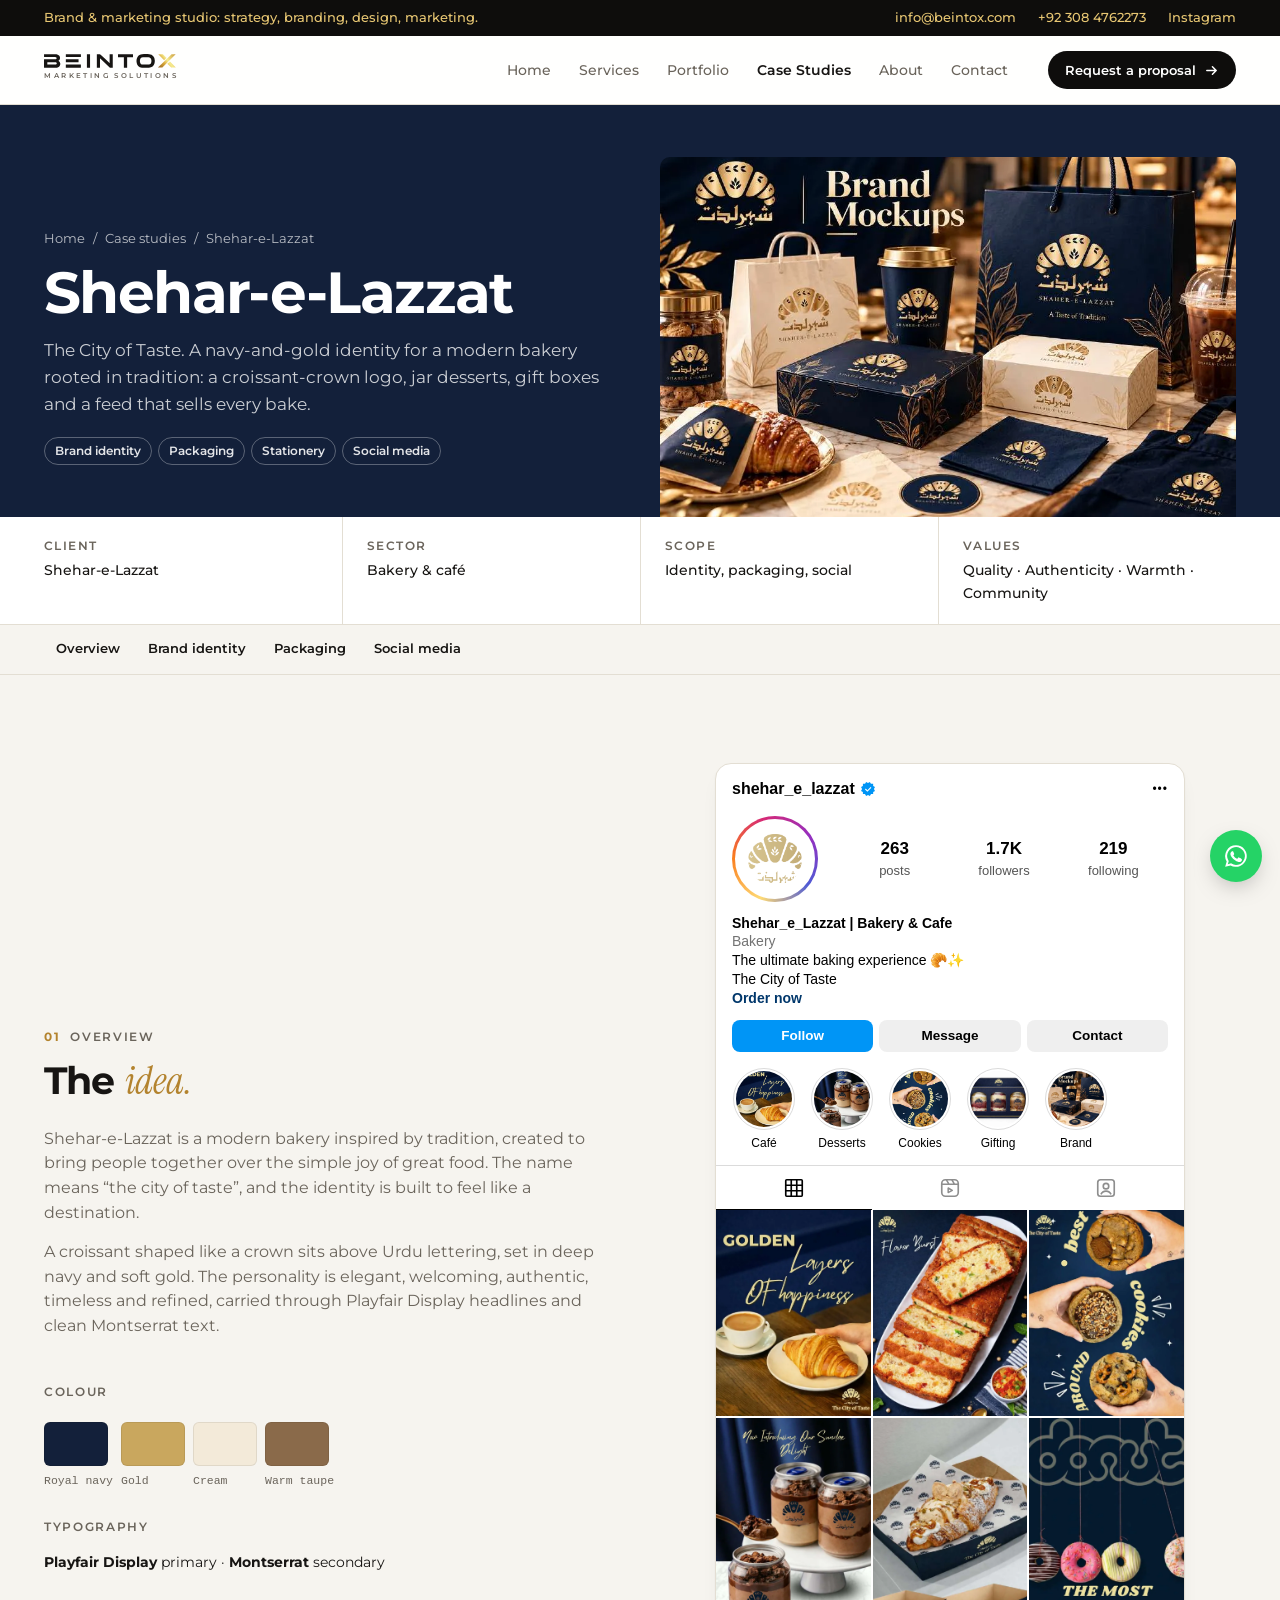
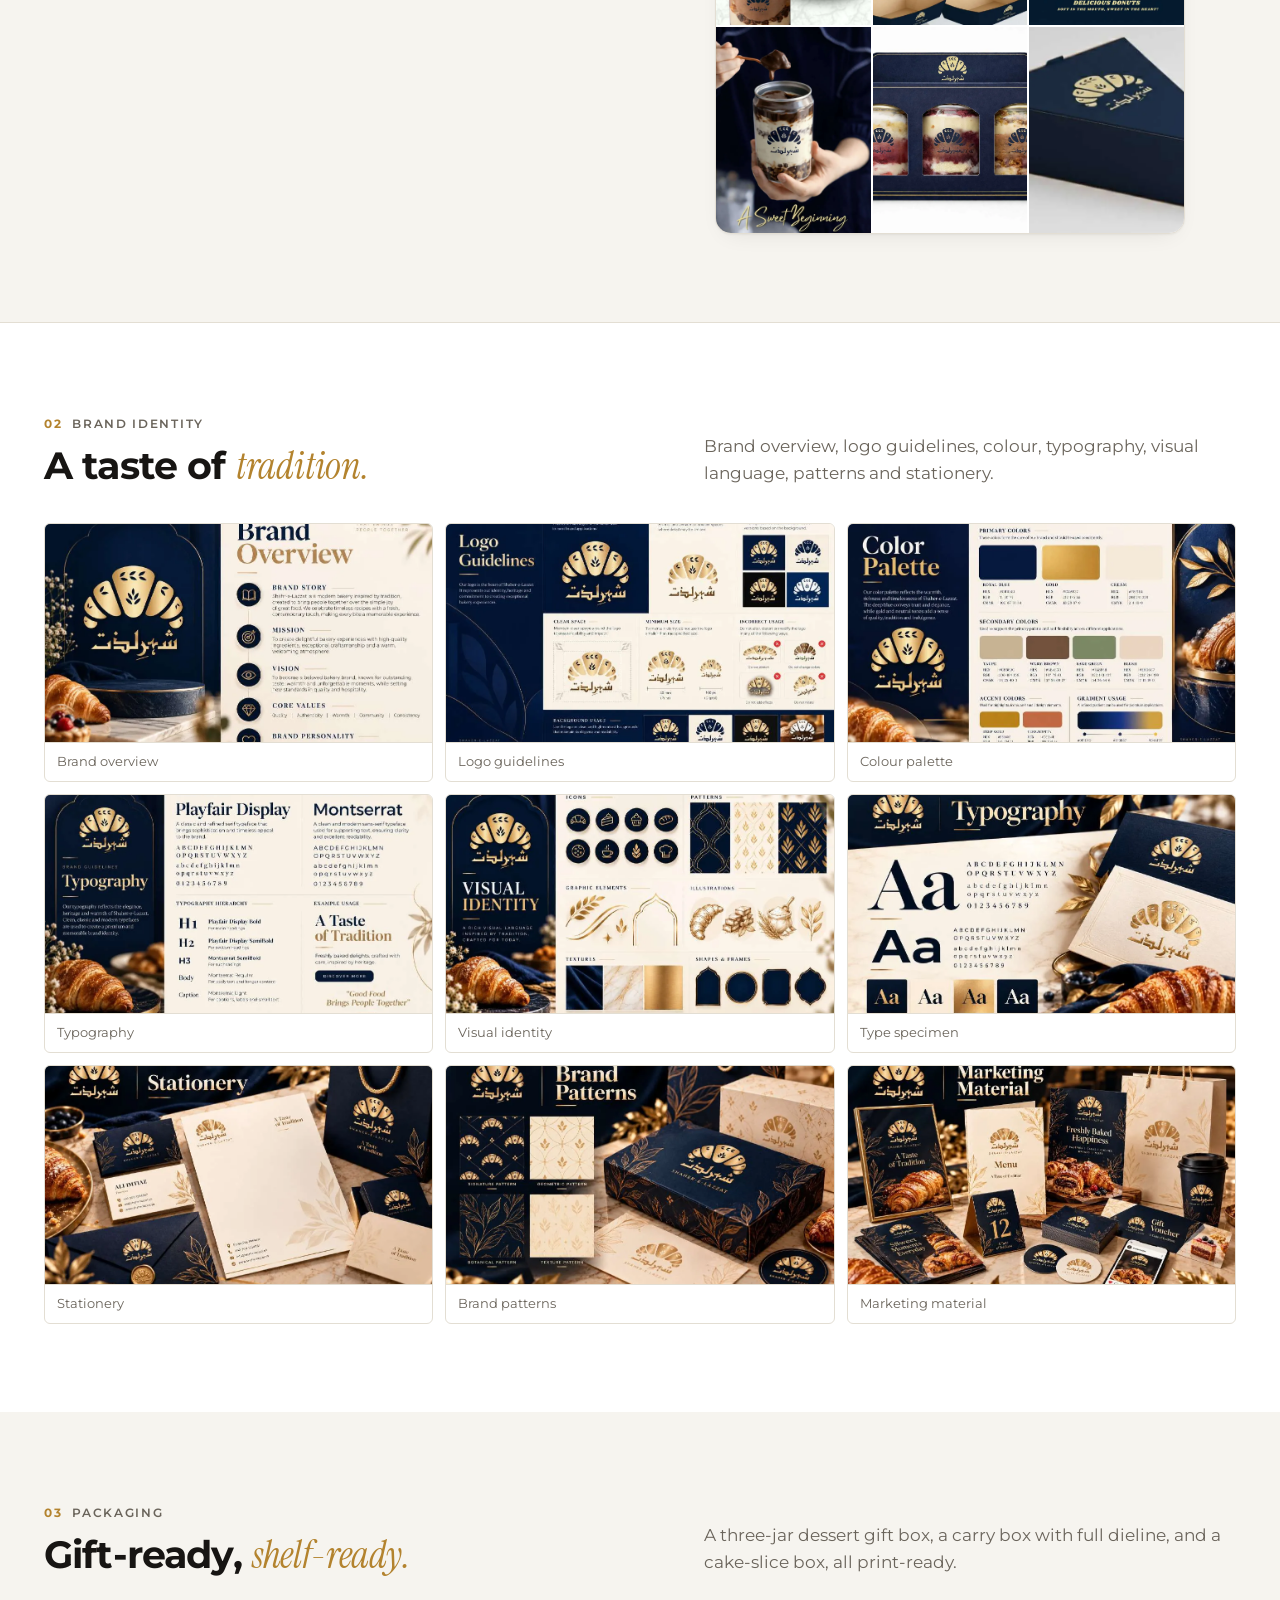
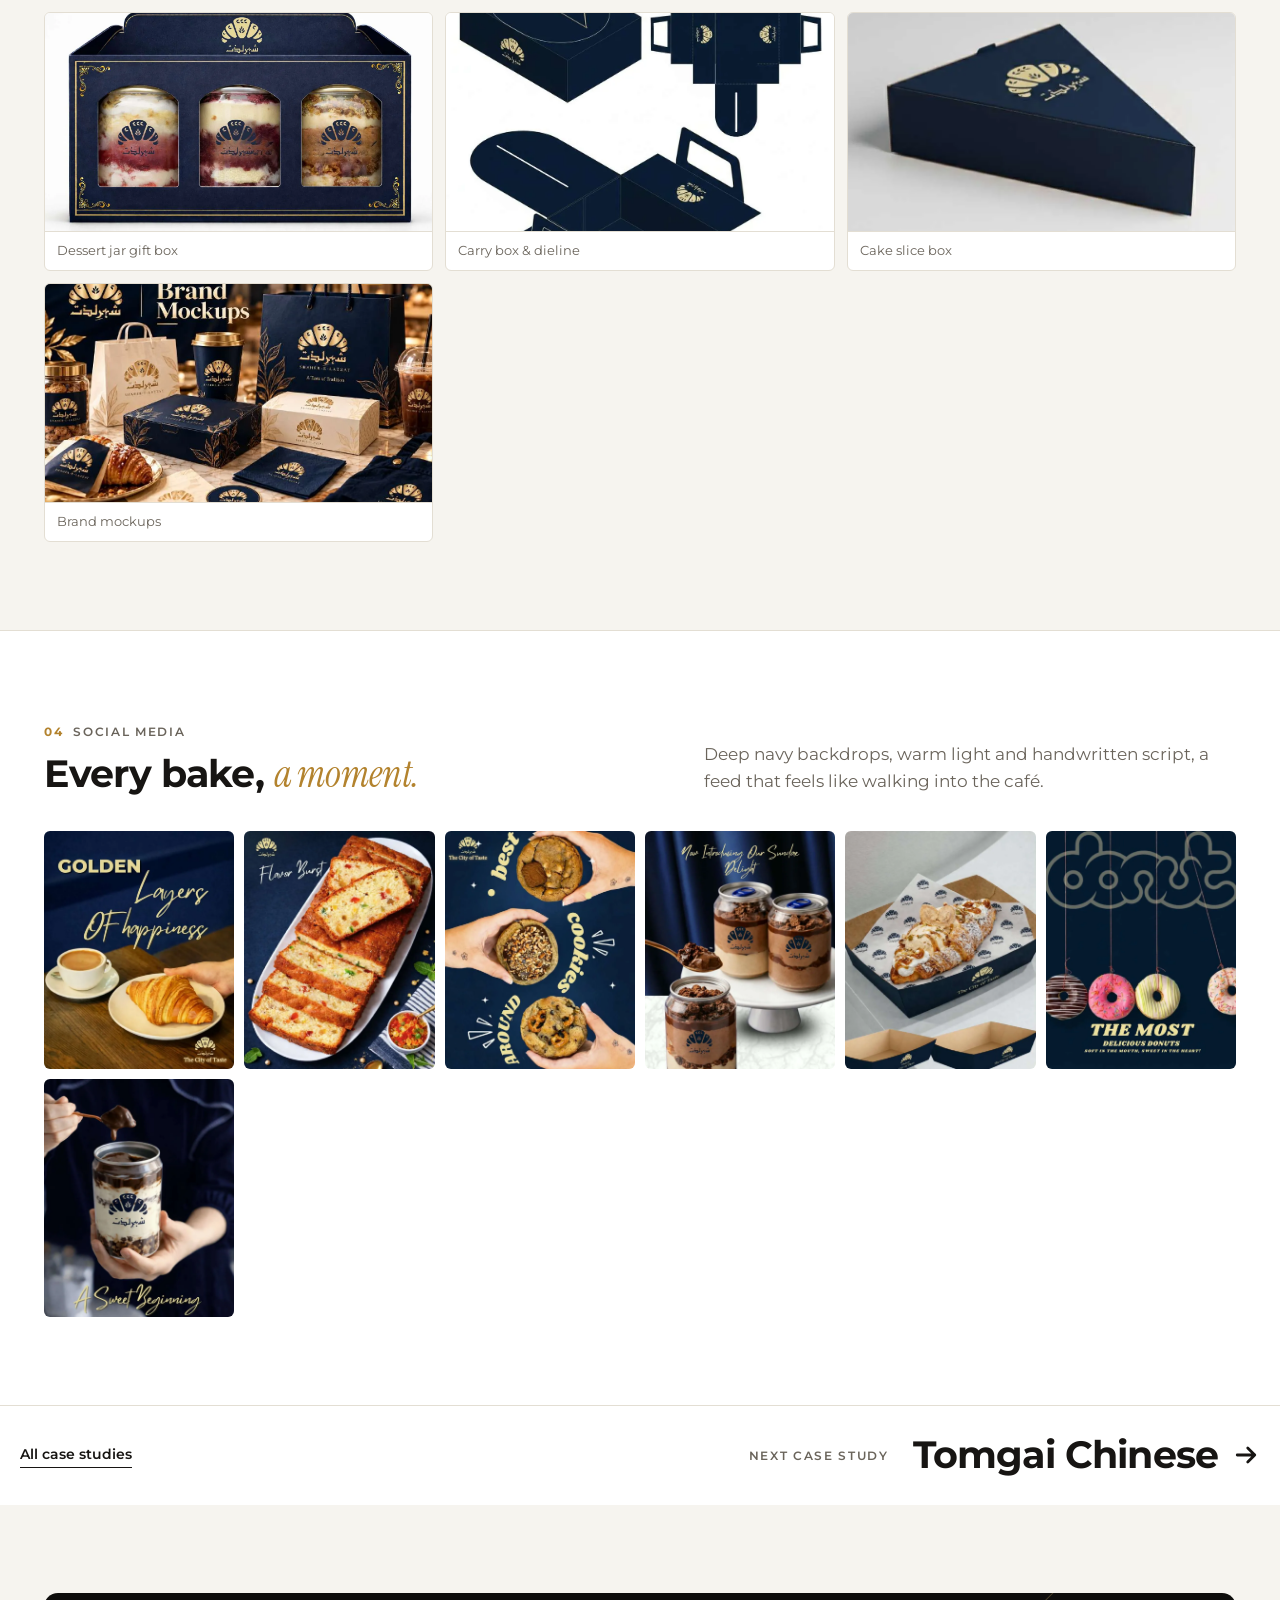
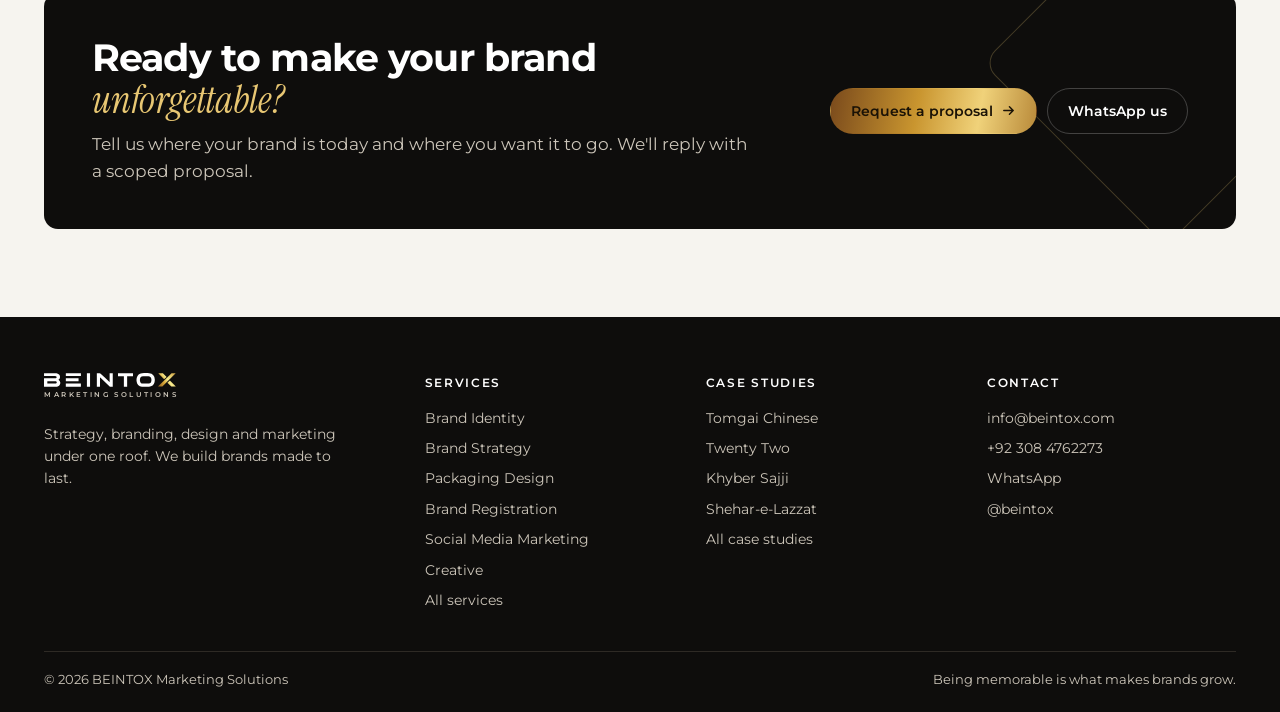
<file: case-study-shehar-e-lazzat.html>
<!doctype html>
<html lang="en">
<head>
<meta charset="utf-8">
<meta name="viewport" content="width=device-width, initial-scale=1">
<title>Shehar-e-Lazzat: Bakery &amp; café Branding Case Study | BEINTOX</title>
<meta name="description" content="Shehar-e-Lazzat case study by BEINTOX: brand identity, packaging, stationery, social media. The City of Taste. A navy-and-gold identity for a modern bakery rooted in tradition: a croissant-crown logo, jar desserts, gift boxes and a feed that sells every bake.">
<meta name="theme-color" content="#0e0d0c">
<meta property="og:type" content="website">
<meta property="og:site_name" content="BEINTOX Marketing Solutions">
<meta property="og:title" content="Shehar-e-Lazzat: Bakery &amp; café Branding Case Study | BEINTOX">
<meta property="og:description" content="Shehar-e-Lazzat case study by BEINTOX: brand identity, packaging, stationery, social media. The City of Taste. A navy-and-gold identity for a modern bakery rooted in tradition: a croissant-crown logo, jar desserts, gift boxes and a feed that sells every bake.">
<meta name="twitter:card" content="summary_large_image">
<link rel="icon" href="assets/img/favicon.svg" type="image/svg+xml">
<link rel="preconnect" href="https://fonts.googleapis.com">
<link rel="preconnect" href="https://fonts.gstatic.com" crossorigin>
<link rel="stylesheet" href="https://fonts.googleapis.com/css2?family=Fraunces:opsz,wght@9..144,400&family=Instrument+Serif:ital@1&family=Montserrat:wght@400;500;600;700&display=swap">
<link rel="stylesheet" href="assets/css/style.css?v=16">
<script>document.documentElement.classList.add("js")</script>

</head>
<body>
<svg width="0" height="0" style="position:absolute" aria-hidden="true"><defs><linearGradient id="bxg" x1="830" y1="100" x2="968" y2="0" gradientUnits="userSpaceOnUse"><stop offset="0" stop-color="#8a5a22"/><stop offset=".35" stop-color="#d9a838"/><stop offset=".55" stop-color="#f7ec8f"/><stop offset="1" stop-color="#c99a3c"/></linearGradient></defs></svg>
<a class="skip" href="#main">Skip to content</a>
<div class="topbar"><div class="wrap">
  <span class="topbar__note">Brand &amp; marketing studio: strategy, branding, design, marketing.</span>
  <ul>
    <li><a href="mailto:info@beintox.com">info@beintox.com</a></li>
    <li><a href="tel:+923084762273">+92 308 4762273</a></li>
    <li><a href="https://instagram.com/beintox" target="_blank" rel="noopener">Instagram</a></li>
  </ul>
</div></div>
<header class="nav"><div class="wrap">
  <a href="index.html" aria-label="BEINTOX home"><span class="logo"><svg viewBox="0 0 968 182" role="img" aria-label="BEINTOX Marketing Solutions"><path d="M87.84 76.57C86.23 76.99 84.54 77.25 82.88 77.25C64.01 77.3 45.14 77.29 26.27 77.29C25.73 77.29 25.19 77.18 24.34 77.08L24.34 59.9C25.91 59.9 27.26 59.9 28.61 59.9C46.09 59.89 63.56 59.86 81.04 59.9C83.25 59.91 85.51 60.15 87.67 60.62C91.83 61.54 93.62 64.47 93.72 68.55C93.83 72.71 91.94 75.52 87.84 76.57M107.12 50.43C106.96 50.33 106.96 49.96 106.84 49.58C107.18 49.25 107.56 48.86 107.96 48.5C123.17 35.01 119.78 12.41 100.94 4.82C95.02 2.43 88.18 1.47 81.74 1.38C55.86 1.01 29.97 1.23 4.08 1.24C2.85 1.24 1.62 1.37 .23 1.44L.23 22.39C1.58 22.46 2.54 22.56 3.51 22.56C27.99 22.52 52.48 22.45 76.97 22.46C80.16 22.46 83.41 22.63 86.55 23.2C90.55 23.93 92.46 26.76 92.4 30.75C92.35 34.71 90.44 37.44 86.4 38.18C84.09 38.6 81.69 38.79 79.33 38.8C54.57 38.86 29.8 38.86 5.03 38.88C3.41 38.88 1.78 38.88 .08 38.88L.08 100.76C1.53 100.85 2.76 100.98 3.98 100.98C30.98 100.99 57.99 101.01 84.99 100.93C88.47 100.92 92.02 100.7 95.41 100C107.05 97.61 115.95 91.79 118.73 79.43C121.47 67.22 117.75 57.4 107.12 50.43ZM785.91 64.32C783.36 71.67 778.25 76.97 770.45 77.26C754.13 77.86 737.76 77.87 721.44 77.33C713.34 77.05 707.86 71.85 705.28 64.1C702.41 55.48 702.44 46.72 705.09 38.12C707.83 29.22 714.92 24.19 725.14 23.76C731.99 23.47 738.85 23.71 745.71 23.71C752.56 23.7 759.43 23.45 766.27 23.76C777.64 24.28 784.7 30.45 786.98 41.57C788.55 49.22 788.49 56.86 785.91 64.32M812.63 48.09C811.81 21.2 797.61 4.33 771.46 1.73C754.31 .03 736.8 .61 719.54 1.65C705.45 2.51 693.58 9.06 685.86 21.59C678.95 32.8 677.73 45.21 678.72 57.94C680.58 81.75 694.94 97.44 718.55 100.47C727.34 101.6 736.4 100.65 745.34 100.65C745.34 100.75 745.34 100.84 745.34 100.94C753.58 100.94 761.86 101.41 770.07 100.85C791.03 99.41 806.2 87.07 810.75 67.59C812.23 61.28 812.83 54.58 812.63 48.09ZM481.19 66.45C479.88 65.39 479.11 64.84 478.42 64.21C456.71 44.25 435.01 24.27 413.27 4.34C411.96 3.15 410.39 1.48 408.88 1.42C401.81 1.11 394.72 1.28 387.48 1.28L387.48 100.68L410.51 100.68L410.51 30.58C412.94 32.85 414.64 34.43 416.32 36.03C438.05 56.79 459.77 77.56 481.52 98.3C482.6 99.33 483.93 100.77 485.19 100.82C491.54 101.08 497.91 100.94 504.27 100.94L504.27 1.59L481.19 1.59ZM542.62 23.15H585.75V100.81H609.78V22.93H652.61V1.53H542.62ZM159.89 77.56h110.59v23.06H159.89zM160.07 1.44h110.62v21.39H160.07zM314.61 1.47h23.1v99.22h-23.1zM160.05 38.44h93.35v21.6H160.05z" fill="currentColor"/><path d="M835.75 99.75H868.25L965.75 1.5H935.75Z" fill="url(#bxg)"/><path d="M838.25 1.5H872L899.5 29.25L880.75 46.5Z" fill="url(#bxg)"/><path d="M905 71.5L923.25 54.25L967 99.75H933.25Z" fill="url(#bxg)"/><text class="logo__sub" x="2" y="178" textLength="964" lengthAdjust="spacing">MARKETING SOLUTIONS</text></svg></span></a>
  <ul class="nav__links" id="nav-links"><li><a href="index.html">Home</a></li><li><a href="services.html">Services</a></li><li><a href="portfolio.html">Portfolio</a></li><li><a href="case-studies.html" aria-current="page">Case Studies</a></li><li><a href="about.html">About</a></li><li><a href="contact.html">Contact</a></li></ul>
  <a class="btn btn--dark btn--s nav__cta" href="contact.html">Request a proposal <svg viewBox="0 0 16 16" fill="none" aria-hidden="true"><path d="M3 8h10M9 4l4 4-4 4" stroke="currentColor" stroke-width="1.6" stroke-linecap="round" stroke-linejoin="round"/></svg></a>
  <button class="nav__toggle" type="button" aria-label="Menu" aria-expanded="false" aria-controls="nav-links"><svg viewBox="0 0 18 18" fill="none" aria-hidden="true"><path d="M2 5h14M2 9h14M2 13h14" stroke="currentColor" stroke-width="1.6" stroke-linecap="round"/></svg></button>
</div></header>
<main id="main">

<section class="chero" style="--brand:#13203a"><div class="wrap">
  <div class="chero__copy">
    <nav class="crumbs" aria-label="Breadcrumb"><a href="index.html">Home</a><span>/</span><a href="case-studies.html">Case studies</a><span>/</span><span>Shehar-e-Lazzat</span></nav>
    <h1 class="h1">Shehar-e-Lazzat</h1>
    <p class="lead">The City of Taste. A navy-and-gold identity for a modern bakery rooted in tradition: a croissant-crown logo, jar desserts, gift boxes and a feed that sells every bake.</p>
    <div class="tags" style="margin-top:18px"><span class="tag">Brand identity</span><span class="tag">Packaging</span><span class="tag">Stationery</span><span class="tag">Social media</span></div>
  </div>
  <div class="chero__img"><img src="assets/img/shehar/app-mockups.webp" alt="Shehar-e-Lazzat brand applications" width="933" height="622" fetchpriority="high" decoding="async"></div>
</div></section>
<div class="sec--white" style="border-bottom:1px solid var(--line)"><div class="wrap"><dl class="facts" style="border:0"><div><dt>Client</dt><dd>Shehar-e-Lazzat</dd></div><div><dt>Sector</dt><dd>Bakery &amp; café</dd></div><div><dt>Scope</dt><dd>Identity, packaging, social</dd></div><div><dt>Values</dt><dd>Quality · Authenticity · Warmth · Community</dd></div></dl></div></div>
<nav class="subnav" aria-label="Case study sections"><div class="wrap"><ul><li><a href="#overview">Overview</a></li><li><a href="#identity">Brand identity</a></li><li><a href="#packaging">Packaging</a></li><li><a href="#social">Social media</a></li></ul></div></nav>

<section class="sec" id="overview"><div class="wrap">
  <div class="split">
    <div><span class="eyebrow"><b>01</b> Overview</span><h2 class="h2 mt-s">The <em>idea.</em></h2>
      <div class="prose mt-m"><p>Shehar-e-Lazzat is a modern bakery inspired by tradition, created to bring people together over the simple joy of great food. The name means “the city of taste”, and the identity is built to feel like a destination.</p><p>A croissant shaped like a crown sits above Urdu lettering, set in deep navy and soft gold. The personality is elegant, welcoming, authentic, timeless and refined, carried through Playfair Display headlines and clean Montserrat text.</p></div>
      <div class="mt-l"><span class="eyebrow">Colour</span><div class="palette"><div class="swatch"><i style="background:#13203a"></i>Royal navy</div><div class="swatch"><i style="background:#c9a75e"></i>Gold</div><div class="swatch"><i style="background:#f3ead9"></i>Cream</div><div class="swatch"><i style="background:#8a6a4a"></i>Warm taupe</div></div></div><div class="mt-m"><span class="eyebrow">Typography</span><p class="mt-s small"><b>Playfair Display</b> primary · <b>Montserrat</b> secondary</p></div>
    </div>
    <div class="ig-wrap"><div class="ig" aria-label="Shehar-e-Lazzat Instagram feed designed by BEINTOX">
  <div class="ig__bar"><b>shehar_e_lazzat</b><svg class="ig__tick" viewBox="0 0 40 40" aria-label="Verified"><path fill="#0095f6" d="M19.998 3.094 14.638 0l-2.972 5.15H5.432v6.354L0 14.64 3.094 20 0 25.359l5.432 3.137v5.905h5.975L14.638 40l5.36-3.094L25.358 40l3.232-5.6h6.162v-6.01L40 25.359 36.905 20 40 14.641l-5.248-3.03v-6.46h-6.419L25.358 0l-5.36 3.094Zm7.415 11.225 2.254 2.287-11.43 11.5-6.835-6.93 2.244-2.258 4.587 4.581 9.18-9.18Z"/></svg><span class="ig__dots" aria-hidden="true">•••</span></div>
  <div class="ig__head">
    <div class="ig__avatar"><img src="assets/img/logos/shehar.png" alt="Shehar-e-Lazzat profile picture" width="707" height="631" loading="lazy" decoding="async"></div>
    <ul class="ig__stats"><li><b>263</b><span>posts</span></li><li><b>1.7K</b><span>followers</span></li><li><b>219</b><span>following</span></li></ul>
  </div>
  <div class="ig__bio"><b>Shehar_e_Lazzat | Bakery &amp; Cafe</b><span class="ig__cat">Bakery</span><span>The ultimate baking experience 🥐✨</span><span>The City of Taste</span><span class="ig__link">Order now</span></div>
  <div class="ig__btns"><span class="ig__btn ig__btn--blue">Follow</span><span class="ig__btn">Message</span><span class="ig__btn">Contact</span></div>
  <ul class="ig__hls"><li><span class="ig__hl"><img src="assets/img/shehar/post-golden-layers.webp" alt="Café" width="800" height="1000" loading="lazy" decoding="async"></span><small>Café</small></li><li><span class="ig__hl"><img src="assets/img/shehar/post-sundae.webp" alt="Desserts" width="800" height="1000" loading="lazy" decoding="async"></span><small>Desserts</small></li><li><span class="ig__hl"><img src="assets/img/shehar/post-cookies.webp" alt="Cookies" width="800" height="1001" loading="lazy" decoding="async"></span><small>Cookies</small></li><li><span class="ig__hl"><img src="assets/img/shehar/pk-jar-box.webp" alt="Gifting" width="1400" height="1058" loading="lazy" decoding="async"></span><small>Gifting</small></li><li><span class="ig__hl"><img src="assets/img/shehar/app-mockups.webp" alt="Brand" width="933" height="622" loading="lazy" decoding="async"></span><small>Brand</small></li></ul>
  <div class="ig__tabs"><span class="is-on"><svg viewBox="0 0 24 24" fill="none" aria-hidden="true"><rect x="3" y="3" width="18" height="18" rx="1" stroke="currentColor" stroke-width="1.8"/><path d="M9 3v18M15 3v18M3 9h18M3 15h18" stroke="currentColor" stroke-width="1.8"/></svg></span><span><svg viewBox="0 0 24 24" fill="none" aria-hidden="true"><rect x="3" y="3" width="18" height="18" rx="4" stroke="currentColor" stroke-width="1.8"/><path d="M3 8h18M8 3l3 5M14 3l3 5M10 12v5l4.5-2.5z" stroke="currentColor" stroke-width="1.6" stroke-linejoin="round"/></svg></span><span><svg viewBox="0 0 24 24" fill="none" aria-hidden="true"><rect x="3" y="3" width="18" height="18" rx="3" stroke="currentColor" stroke-width="1.8"/><circle cx="12" cy="10" r="3" stroke="currentColor" stroke-width="1.8"/><path d="M6.5 19c1-2.5 3-3.6 5.5-3.6s4.5 1.1 5.5 3.6" stroke="currentColor" stroke-width="1.8"/></svg></span></div>
  <div class="ig__grid" data-lb-group><a class="ig__tile" href="assets/img/shehar/post-golden-layers.webp" data-lb="Golden layers of happiness"><img src="assets/img/shehar/post-golden-layers.webp" alt="Golden layers of happiness" width="800" height="1000" loading="lazy" decoding="async"><span>Golden layers of happiness</span></a><a class="ig__tile" href="assets/img/shehar/post-flavor-burst.webp" data-lb="Flavor burst"><img src="assets/img/shehar/post-flavor-burst.webp" alt="Flavor burst" width="800" height="1000" loading="lazy" decoding="async"><span>Flavor burst</span></a><a class="ig__tile" href="assets/img/shehar/post-cookies.webp" data-lb="Best cookies around"><img src="assets/img/shehar/post-cookies.webp" alt="Best cookies around" width="800" height="1001" loading="lazy" decoding="async"><span>Best cookies around</span></a><a class="ig__tile" href="assets/img/shehar/post-sundae.webp" data-lb="Sundae delight"><img src="assets/img/shehar/post-sundae.webp" alt="Sundae delight" width="800" height="1000" loading="lazy" decoding="async"><span>Sundae delight</span></a><a class="ig__tile" href="assets/img/shehar/post-croissant-box.webp" data-lb="Croissant box"><img src="assets/img/shehar/post-croissant-box.webp" alt="Croissant box" width="800" height="997" loading="lazy" decoding="async"><span>Croissant box</span></a><a class="ig__tile" href="assets/img/shehar/post-donuts.webp" data-lb="The most delicious donuts"><img src="assets/img/shehar/post-donuts.webp" alt="The most delicious donuts" width="800" height="1000" loading="lazy" decoding="async"><span>The most delicious donuts</span></a><a class="ig__tile" href="assets/img/shehar/post-sweet-beginning.webp" data-lb="A sweet beginning"><img src="assets/img/shehar/post-sweet-beginning.webp" alt="A sweet beginning" width="800" height="1000" loading="lazy" decoding="async"><span>A sweet beginning</span></a><a class="ig__tile" href="assets/img/shehar/pk-jar-box.webp" data-lb="Dessert jar gift box"><img src="assets/img/shehar/pk-jar-box.webp" alt="Dessert jar gift box" width="1400" height="1058" loading="lazy" decoding="async"><span>Dessert jar gift box</span></a><a class="ig__tile" href="assets/img/shehar/pk-slice-box.webp" data-lb="Cake slice box"><img src="assets/img/shehar/pk-slice-box.webp" alt="Cake slice box" width="887" height="445" loading="lazy" decoding="async"><span>Cake slice box</span></a></div>
</div></div>
  </div>
</div></section>
<section class="sec sec--white bt" id="identity"><div class="wrap">
  <div class="head"><div><span class="eyebrow"><b>02</b> Brand identity</span><h2 class="h2">A taste of <em>tradition.</em></h2></div><div class="head__aside"><p class="lead">Brand overview, logo guidelines, colour, typography, visual language, patterns and stationery.</p></div></div>
  <div class="gallery" data-lb-group><figure class="shot"><a href="assets/img/shehar/bb-overview.webp" data-lb="Brand overview"><img src="assets/img/shehar/bb-overview.webp" alt="Brand overview" width="933" height="622" loading="lazy" decoding="async"></a><figcaption>Brand overview</figcaption></figure><figure class="shot"><a href="assets/img/shehar/bb-logo-guidelines.webp" data-lb="Logo guidelines"><img src="assets/img/shehar/bb-logo-guidelines.webp" alt="Logo guidelines" width="933" height="622" loading="lazy" decoding="async"></a><figcaption>Logo guidelines</figcaption></figure><figure class="shot"><a href="assets/img/shehar/bb-palette.webp" data-lb="Colour palette"><img src="assets/img/shehar/bb-palette.webp" alt="Colour palette" width="933" height="622" loading="lazy" decoding="async"></a><figcaption>Colour palette</figcaption></figure><figure class="shot"><a href="assets/img/shehar/bb-typography.webp" data-lb="Typography"><img src="assets/img/shehar/bb-typography.webp" alt="Typography" width="933" height="622" loading="lazy" decoding="async"></a><figcaption>Typography</figcaption></figure><figure class="shot"><a href="assets/img/shehar/bb-visual-identity.webp" data-lb="Visual identity"><img src="assets/img/shehar/bb-visual-identity.webp" alt="Visual identity" width="933" height="622" loading="lazy" decoding="async"></a><figcaption>Visual identity</figcaption></figure><figure class="shot"><a href="assets/img/shehar/bb-type-specimen.webp" data-lb="Type specimen"><img src="assets/img/shehar/bb-type-specimen.webp" alt="Type specimen" width="933" height="622" loading="lazy" decoding="async"></a><figcaption>Type specimen</figcaption></figure><figure class="shot"><a href="assets/img/shehar/app-stationery.webp" data-lb="Stationery"><img src="assets/img/shehar/app-stationery.webp" alt="Stationery" width="933" height="622" loading="lazy" decoding="async"></a><figcaption>Stationery</figcaption></figure><figure class="shot"><a href="assets/img/shehar/app-patterns.webp" data-lb="Brand patterns"><img src="assets/img/shehar/app-patterns.webp" alt="Brand patterns" width="933" height="622" loading="lazy" decoding="async"></a><figcaption>Brand patterns</figcaption></figure><figure class="shot"><a href="assets/img/shehar/app-marketing.webp" data-lb="Marketing material"><img src="assets/img/shehar/app-marketing.webp" alt="Marketing material" width="933" height="622" loading="lazy" decoding="async"></a><figcaption>Marketing material</figcaption></figure></div>
</div></section><section class="sec" id="packaging"><div class="wrap">
  <div class="head"><div><span class="eyebrow"><b>03</b> Packaging</span><h2 class="h2">Gift-ready, <em>shelf-ready.</em></h2></div><div class="head__aside"><p class="lead">A three-jar dessert gift box, a carry box with full dieline, and a cake-slice box, all print-ready.</p></div></div>
  <div class="gallery" data-lb-group><figure class="shot"><a href="assets/img/shehar/pk-jar-box.webp" data-lb="Dessert jar gift box"><img src="assets/img/shehar/pk-jar-box.webp" alt="Dessert jar gift box" width="1400" height="1058" loading="lazy" decoding="async"></a><figcaption>Dessert jar gift box</figcaption></figure><figure class="shot"><a href="assets/img/shehar/pk-dieline.webp" data-lb="Carry box &amp; dieline"><img src="assets/img/shehar/pk-dieline.webp" alt="Carry box &amp; dieline" width="992" height="1022" loading="lazy" decoding="async"></a><figcaption>Carry box &amp; dieline</figcaption></figure><figure class="shot"><a href="assets/img/shehar/pk-slice-box.webp" data-lb="Cake slice box"><img src="assets/img/shehar/pk-slice-box.webp" alt="Cake slice box" width="887" height="445" loading="lazy" decoding="async"></a><figcaption>Cake slice box</figcaption></figure><figure class="shot"><a href="assets/img/shehar/app-mockups.webp" data-lb="Brand mockups"><img src="assets/img/shehar/app-mockups.webp" alt="Brand mockups" width="933" height="622" loading="lazy" decoding="async"></a><figcaption>Brand mockups</figcaption></figure></div>
</div></section><section class="sec sec--white bt" id="social"><div class="wrap">
  <div class="head"><div><span class="eyebrow"><b>04</b> Social media</span><h2 class="h2">Every bake, <em>a moment.</em></h2></div><div class="head__aside"><p class="lead">Deep navy backdrops, warm light and handwritten script, a feed that feels like walking into the café.</p></div></div>
  <div class="posts" data-lb-group><a class="post" href="assets/img/shehar/post-golden-layers.webp" data-lb="Golden layers of happiness"><img src="assets/img/shehar/post-golden-layers.webp" alt="Golden layers of happiness" width="800" height="1000" loading="lazy" decoding="async"></a><a class="post" href="assets/img/shehar/post-flavor-burst.webp" data-lb="Flavor burst"><img src="assets/img/shehar/post-flavor-burst.webp" alt="Flavor burst" width="800" height="1000" loading="lazy" decoding="async"></a><a class="post" href="assets/img/shehar/post-cookies.webp" data-lb="Best cookies around"><img src="assets/img/shehar/post-cookies.webp" alt="Best cookies around" width="800" height="1001" loading="lazy" decoding="async"></a><a class="post" href="assets/img/shehar/post-sundae.webp" data-lb="Sundae delight"><img src="assets/img/shehar/post-sundae.webp" alt="Sundae delight" width="800" height="1000" loading="lazy" decoding="async"></a><a class="post" href="assets/img/shehar/post-croissant-box.webp" data-lb="Croissant box"><img src="assets/img/shehar/post-croissant-box.webp" alt="Croissant box" width="800" height="997" loading="lazy" decoding="async"></a><a class="post" href="assets/img/shehar/post-donuts.webp" data-lb="The most delicious donuts"><img src="assets/img/shehar/post-donuts.webp" alt="The most delicious donuts" width="800" height="1000" loading="lazy" decoding="async"></a><a class="post" href="assets/img/shehar/post-sweet-beginning.webp" data-lb="A sweet beginning"><img src="assets/img/shehar/post-sweet-beginning.webp" alt="A sweet beginning" width="800" height="1000" loading="lazy" decoding="async"></a></div>
</div></section>
<section class="sec--white bt"><div class="wrap next">
  <a class="link" href="case-studies.html">All case studies</a><span class="eyebrow">Next case study</span>
  <a class="h2" href="case-study-tomgai.html">Tomgai Chinese <svg viewBox="0 0 16 16" fill="none" aria-hidden="true"><path d="M3 8h10M9 4l4 4-4 4" stroke="currentColor" stroke-width="1.6" stroke-linecap="round" stroke-linejoin="round"/></svg></a>
</div></section>
<section class="sec"><div class="wrap"><div class="cta">
  <div><h2 class="h2">Ready to make your brand <em>unforgettable?</em></h2><p class="lead">Tell us where your brand is today and where you want it to go. We'll reply with a scoped proposal.</p></div>
  <div class="btns"><a class="btn btn--gold" href="contact.html">Request a proposal <svg viewBox="0 0 16 16" fill="none" aria-hidden="true"><path d="M3 8h10M9 4l4 4-4 4" stroke="currentColor" stroke-width="1.6" stroke-linecap="round" stroke-linejoin="round"/></svg></a>
  <a class="btn btn--ghost" href="https://wa.me/923084762273" target="_blank" rel="noopener">WhatsApp us</a></div>
</div></div></section>

</main>
<footer class="footer"><div class="wrap">
  <div class="footer__grid">
    <div class="footer__brand"><span class="logo logo--light"><svg viewBox="0 0 968 182" role="img" aria-label="BEINTOX Marketing Solutions"><path d="M87.84 76.57C86.23 76.99 84.54 77.25 82.88 77.25C64.01 77.3 45.14 77.29 26.27 77.29C25.73 77.29 25.19 77.18 24.34 77.08L24.34 59.9C25.91 59.9 27.26 59.9 28.61 59.9C46.09 59.89 63.56 59.86 81.04 59.9C83.25 59.91 85.51 60.15 87.67 60.62C91.83 61.54 93.62 64.47 93.72 68.55C93.83 72.71 91.94 75.52 87.84 76.57M107.12 50.43C106.96 50.33 106.96 49.96 106.84 49.58C107.18 49.25 107.56 48.86 107.96 48.5C123.17 35.01 119.78 12.41 100.94 4.82C95.02 2.43 88.18 1.47 81.74 1.38C55.86 1.01 29.97 1.23 4.08 1.24C2.85 1.24 1.62 1.37 .23 1.44L.23 22.39C1.58 22.46 2.54 22.56 3.51 22.56C27.99 22.52 52.48 22.45 76.97 22.46C80.16 22.46 83.41 22.63 86.55 23.2C90.55 23.93 92.46 26.76 92.4 30.75C92.35 34.71 90.44 37.44 86.4 38.18C84.09 38.6 81.69 38.79 79.33 38.8C54.57 38.86 29.8 38.86 5.03 38.88C3.41 38.88 1.78 38.88 .08 38.88L.08 100.76C1.53 100.85 2.76 100.98 3.98 100.98C30.98 100.99 57.99 101.01 84.99 100.93C88.47 100.92 92.02 100.7 95.41 100C107.05 97.61 115.95 91.79 118.73 79.43C121.47 67.22 117.75 57.4 107.12 50.43ZM785.91 64.32C783.36 71.67 778.25 76.97 770.45 77.26C754.13 77.86 737.76 77.87 721.44 77.33C713.34 77.05 707.86 71.85 705.28 64.1C702.41 55.48 702.44 46.72 705.09 38.12C707.83 29.22 714.92 24.19 725.14 23.76C731.99 23.47 738.85 23.71 745.71 23.71C752.56 23.7 759.43 23.45 766.27 23.76C777.64 24.28 784.7 30.45 786.98 41.57C788.55 49.22 788.49 56.86 785.91 64.32M812.63 48.09C811.81 21.2 797.61 4.33 771.46 1.73C754.31 .03 736.8 .61 719.54 1.65C705.45 2.51 693.58 9.06 685.86 21.59C678.95 32.8 677.73 45.21 678.72 57.94C680.58 81.75 694.94 97.44 718.55 100.47C727.34 101.6 736.4 100.65 745.34 100.65C745.34 100.75 745.34 100.84 745.34 100.94C753.58 100.94 761.86 101.41 770.07 100.85C791.03 99.41 806.2 87.07 810.75 67.59C812.23 61.28 812.83 54.58 812.63 48.09ZM481.19 66.45C479.88 65.39 479.11 64.84 478.42 64.21C456.71 44.25 435.01 24.27 413.27 4.34C411.96 3.15 410.39 1.48 408.88 1.42C401.81 1.11 394.72 1.28 387.48 1.28L387.48 100.68L410.51 100.68L410.51 30.58C412.94 32.85 414.64 34.43 416.32 36.03C438.05 56.79 459.77 77.56 481.52 98.3C482.6 99.33 483.93 100.77 485.19 100.82C491.54 101.08 497.91 100.94 504.27 100.94L504.27 1.59L481.19 1.59ZM542.62 23.15H585.75V100.81H609.78V22.93H652.61V1.53H542.62ZM159.89 77.56h110.59v23.06H159.89zM160.07 1.44h110.62v21.39H160.07zM314.61 1.47h23.1v99.22h-23.1zM160.05 38.44h93.35v21.6H160.05z" fill="currentColor"/><path d="M835.75 99.75H868.25L965.75 1.5H935.75Z" fill="url(#bxg)"/><path d="M838.25 1.5H872L899.5 29.25L880.75 46.5Z" fill="url(#bxg)"/><path d="M905 71.5L923.25 54.25L967 99.75H933.25Z" fill="url(#bxg)"/><text class="logo__sub" x="2" y="178" textLength="964" lengthAdjust="spacing">MARKETING SOLUTIONS</text></svg></span><p>Strategy, branding, design and marketing under one roof. We build brands made to last.</p></div>
    <div><h4>Services</h4><ul><li><a href="services.html#identity">Brand Identity</a></li><li><a href="services.html#strategy">Brand Strategy</a></li><li><a href="services.html#packaging">Packaging Design</a></li><li><a href="services.html#registration">Brand Registration</a></li><li><a href="services.html#social">Social Media Marketing</a></li><li><a href="services.html#design">Creative</a></li><li><a href="services.html">All services</a></li></ul></div>
    <div><h4>Case studies</h4><ul><li><a href="case-study-tomgai.html">Tomgai Chinese</a></li><li><a href="case-study-twenty-two.html">Twenty Two</a></li><li><a href="case-study-khyber-sajji.html">Khyber Sajji</a></li><li><a href="case-study-shehar-e-lazzat.html">Shehar-e-Lazzat</a></li><li><a href="case-studies.html">All case studies</a></li></ul></div>
    <div><h4>Contact</h4><ul>
      <li><a href="mailto:info@beintox.com">info@beintox.com</a></li>
      <li><a href="tel:+923084762273">+92 308 4762273</a></li>
      <li><a href="https://wa.me/923084762273" target="_blank" rel="noopener">WhatsApp</a></li>
      <li><a href="https://instagram.com/beintox" target="_blank" rel="noopener">@beintox</a></li>
    </ul></div>
  </div>
  <div class="footer__bar"><span>© <span data-year>2026</span> BEINTOX Marketing Solutions</span><span>Being memorable is what makes brands grow.</span></div>
</div></footer>
<a class="wa" href="https://wa.me/923084762273" target="_blank" rel="noopener" aria-label="Chat on WhatsApp"><svg viewBox="0 0 24 24" fill="currentColor" aria-hidden="true"><path d="M12 2a10 10 0 0 0-8.6 15.1L2 22l5-1.3A10 10 0 1 0 12 2Zm0 18.2a8.2 8.2 0 0 1-4.2-1.2l-.3-.2-3 .8.8-2.9-.2-.3A8.2 8.2 0 1 1 12 20.2Zm4.5-6.1c-.2-.1-1.5-.7-1.7-.8-.2-.1-.4-.1-.6.1l-.8 1c-.1.2-.3.2-.5.1a6.7 6.7 0 0 1-3.3-2.9c-.3-.4.3-.4.7-1.3.1-.2 0-.3 0-.4l-.8-1.8c-.2-.5-.4-.4-.6-.4h-.5a1 1 0 0 0-.7.3 3 3 0 0 0-.9 2.2 5.2 5.2 0 0 0 1.1 2.7 11.8 11.8 0 0 0 4.5 4c1.7.7 2.3.8 3.2.6.5-.1 1.5-.6 1.7-1.2.2-.6.2-1.1.2-1.2-.1-.1-.2-.2-.5-.3Z"/></svg></a>
<dialog class="lb" id="lb" aria-label="Image viewer"><img alt=""><div class="lb__bar"><span></span>
  <button type="button" data-prev aria-label="Previous"><svg viewBox="0 0 16 16" fill="none" aria-hidden="true"><path d="M10 3L5 8l5 5" stroke="currentColor" stroke-width="1.6" stroke-linecap="round" stroke-linejoin="round"/></svg></button><button type="button" data-next aria-label="Next"><svg viewBox="0 0 16 16" fill="none" aria-hidden="true"><path d="M6 3l5 5-5 5" stroke="currentColor" stroke-width="1.6" stroke-linecap="round" stroke-linejoin="round"/></svg></button><button type="button" data-close aria-label="Close"><svg viewBox="0 0 16 16" fill="none" aria-hidden="true"><path d="M3 3l10 10M13 3L3 13" stroke="currentColor" stroke-width="1.6" stroke-linecap="round"/></svg></button></div></dialog>
<script src="assets/js/site.js?v=16" defer></script>
</body>
</html>
</file>
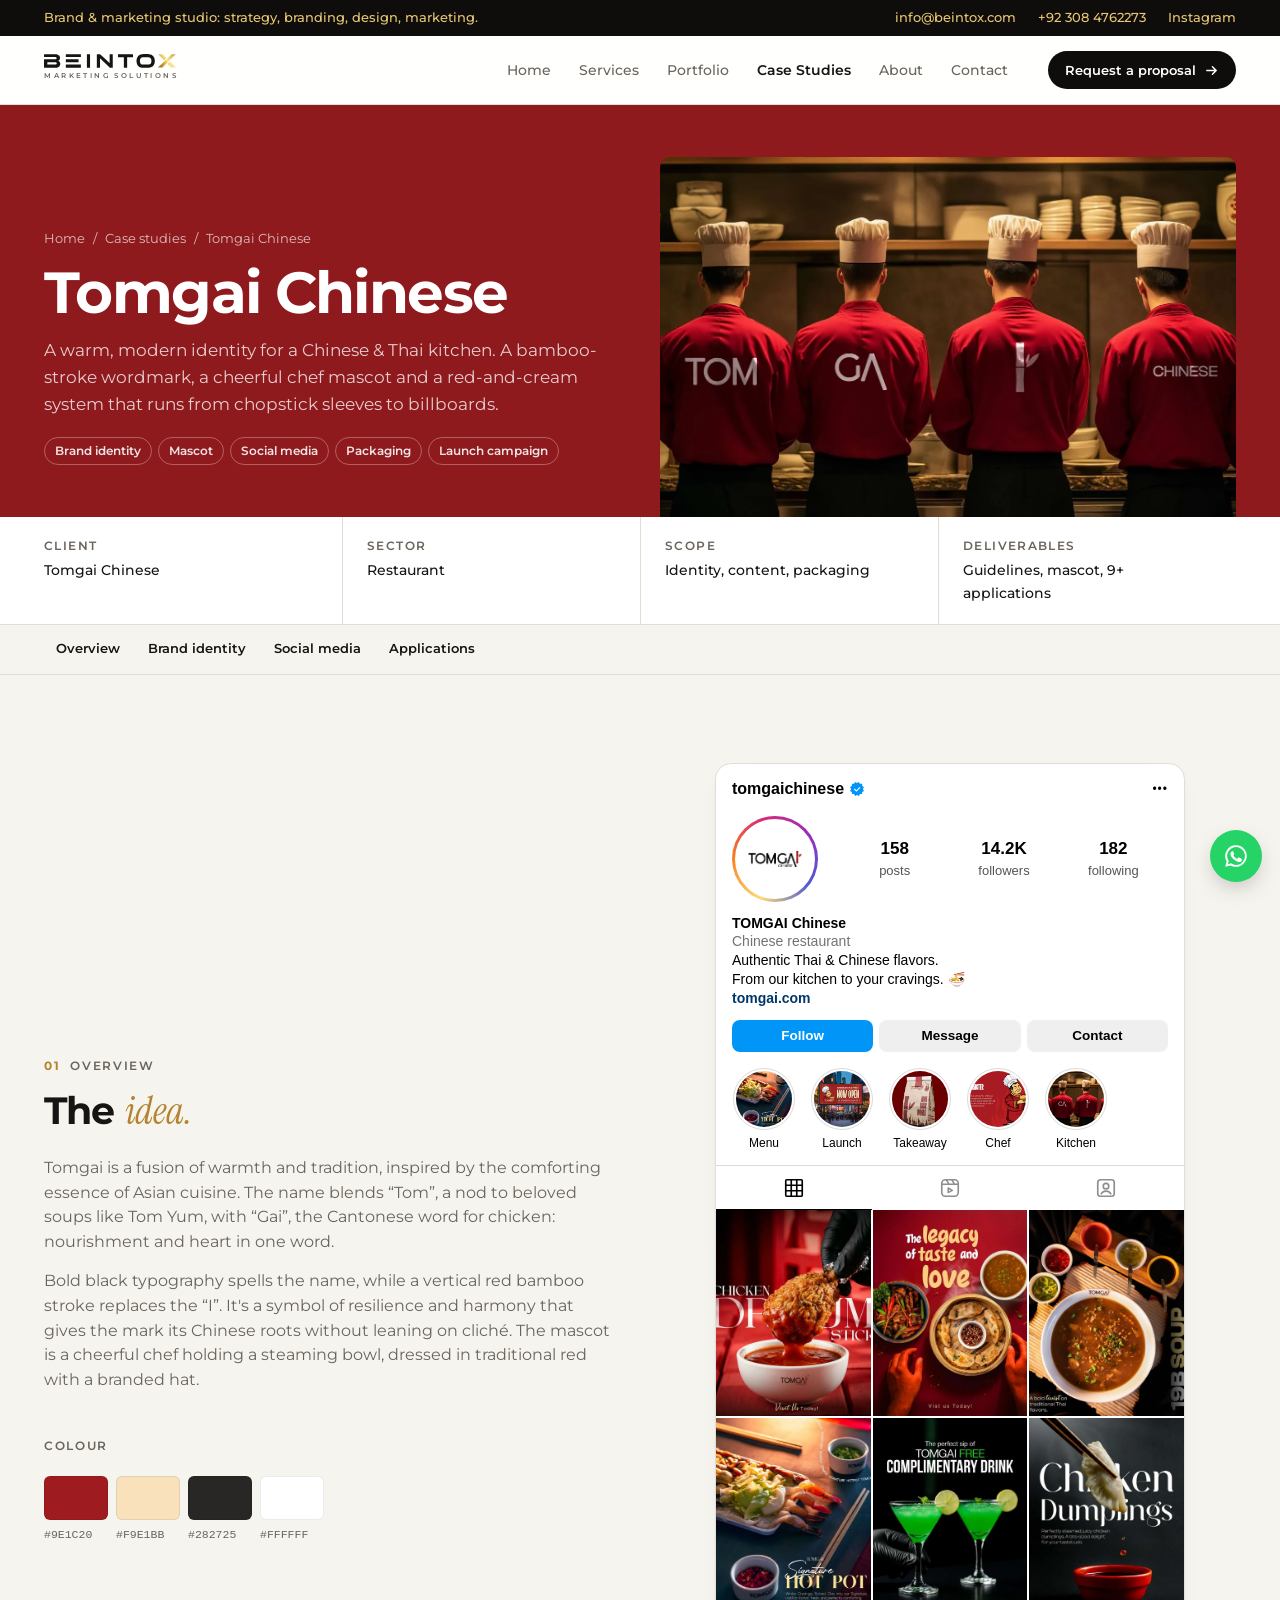
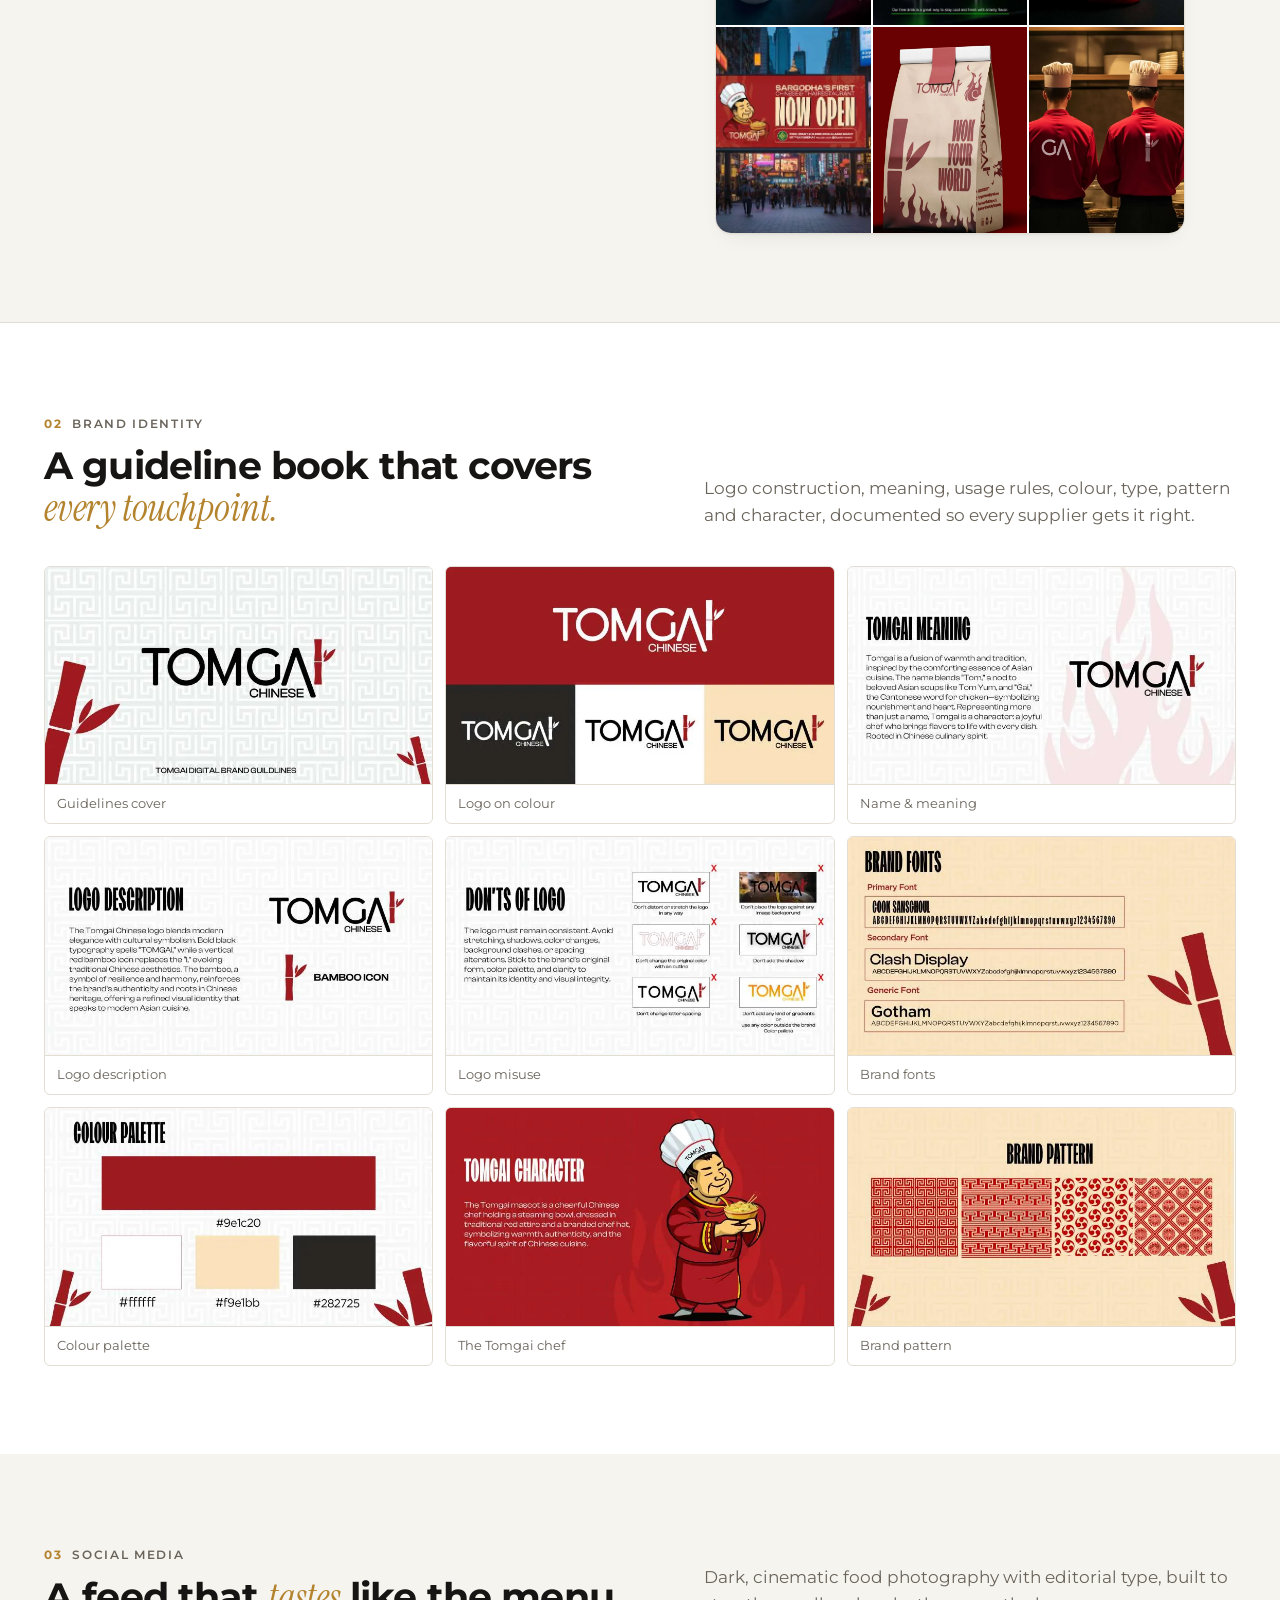
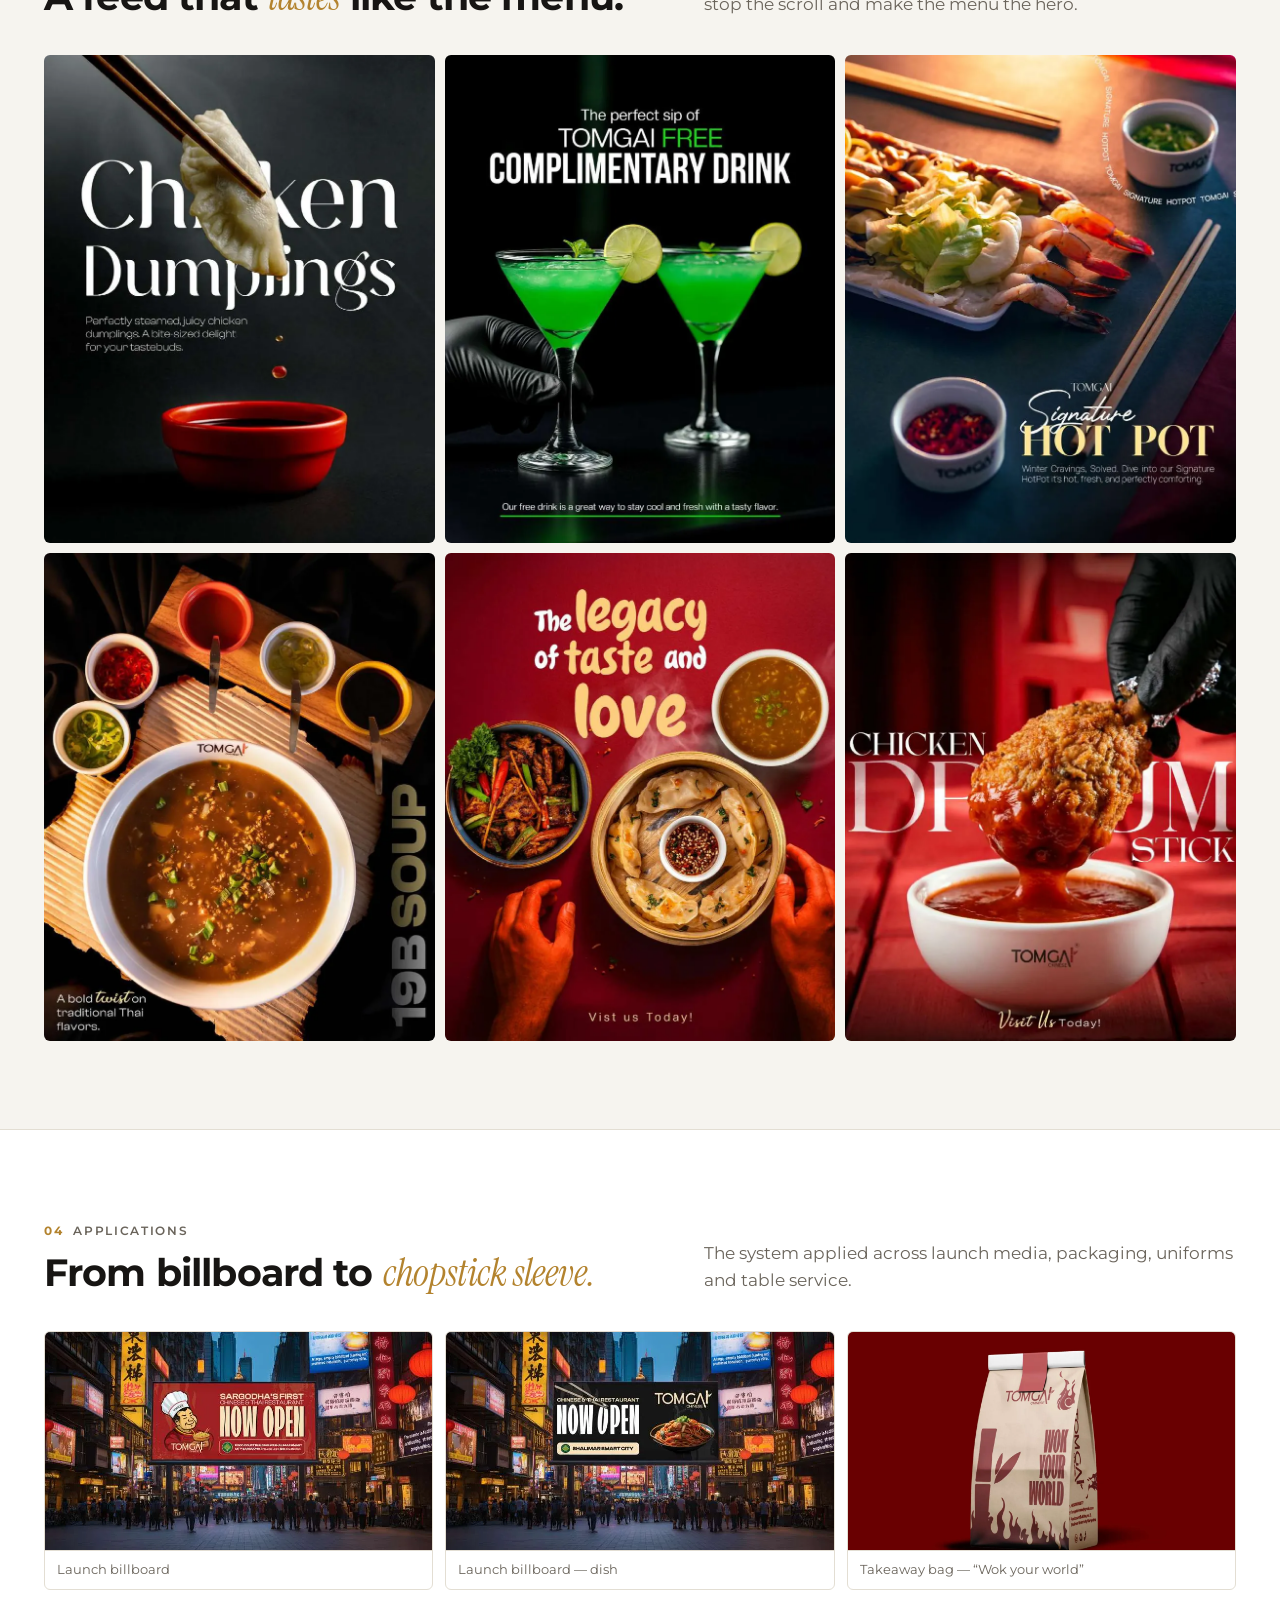
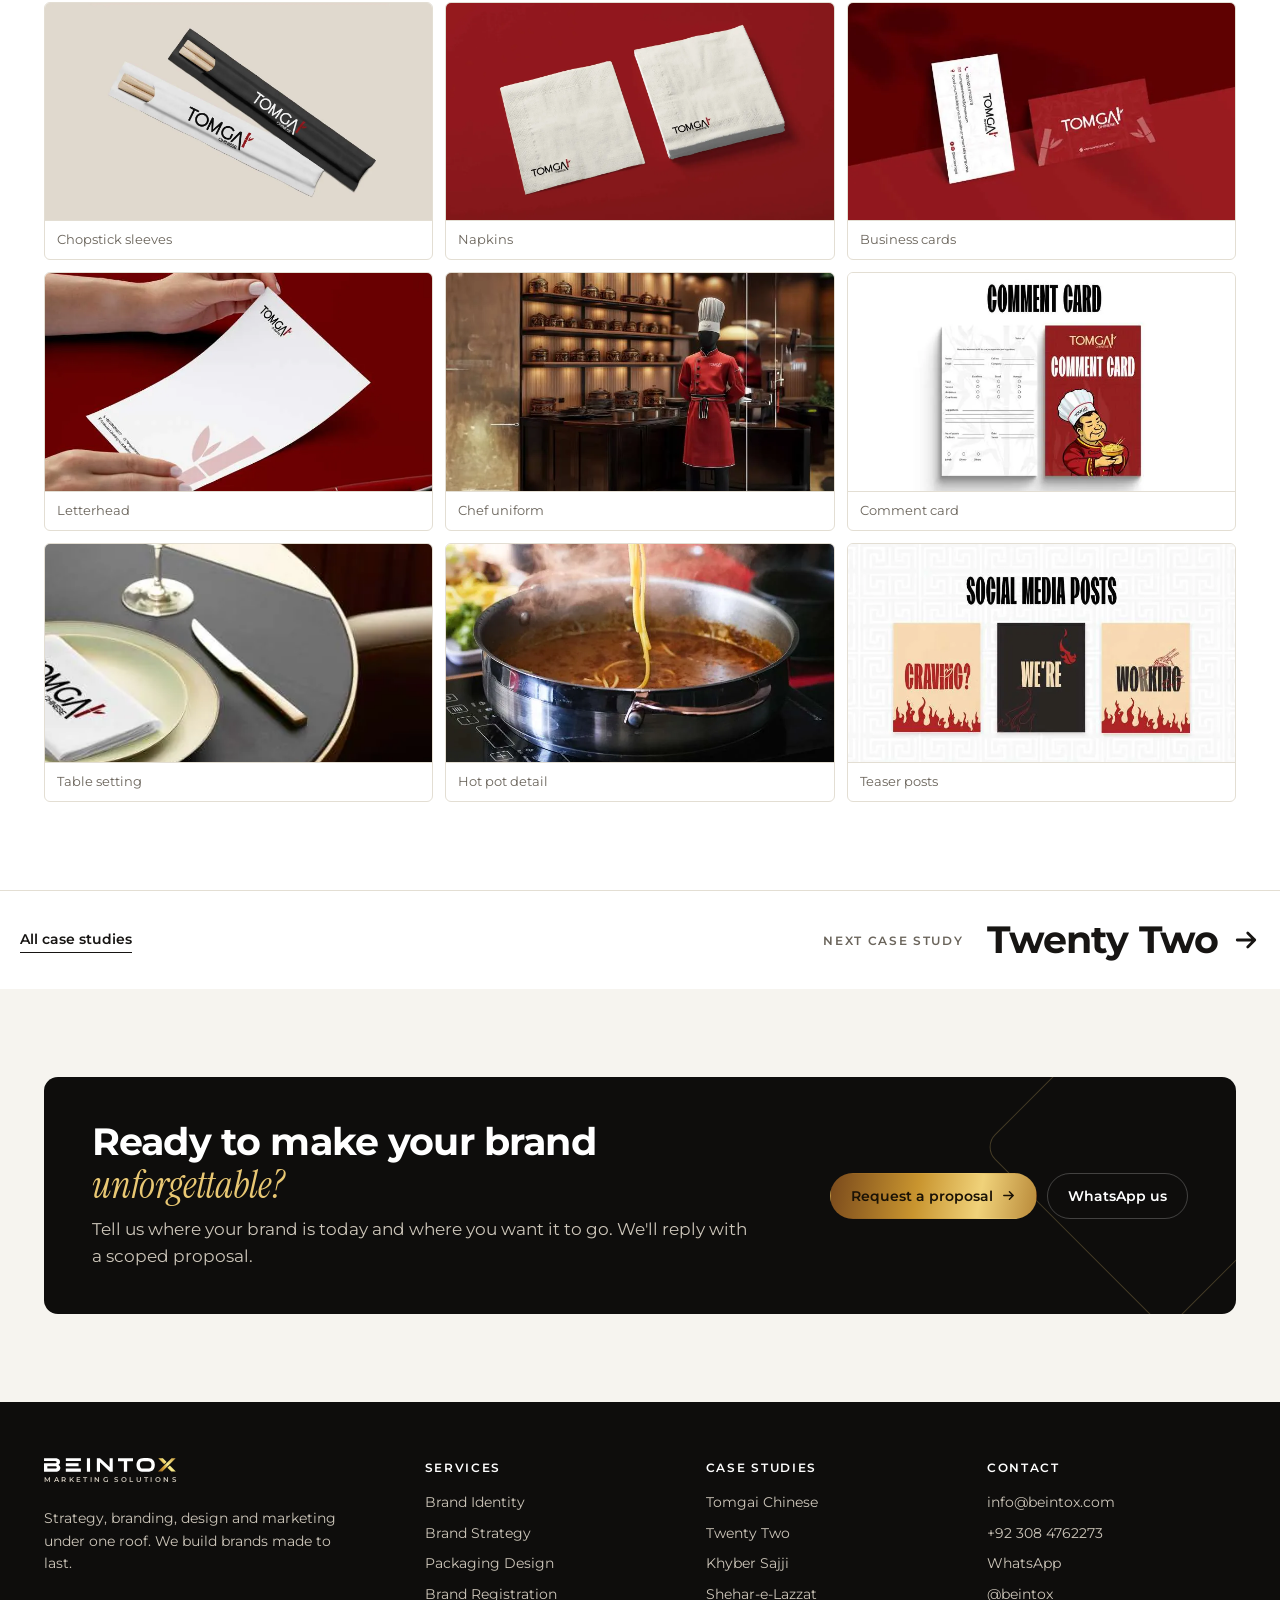
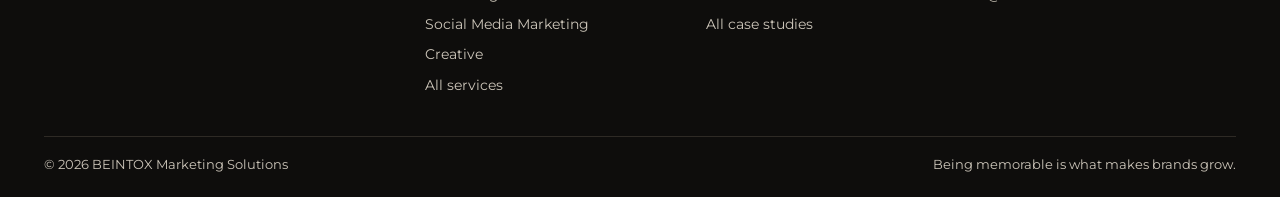
<file: case-study-tomgai.html>
<!doctype html>
<html lang="en">
<head>
<meta charset="utf-8">
<meta name="viewport" content="width=device-width, initial-scale=1">
<title>Tomgai Chinese: Restaurant Branding Case Study | BEINTOX</title>
<meta name="description" content="Tomgai Chinese case study by BEINTOX: brand identity, mascot, social media, packaging, launch campaign. A warm, modern identity for a Chinese &amp; Thai kitchen. A bamboo-stroke wordmark, a cheerful chef mascot and a red-and-cream system that runs from chopstick sleeves to billboards.">
<meta name="theme-color" content="#0e0d0c">
<meta property="og:type" content="website">
<meta property="og:site_name" content="BEINTOX Marketing Solutions">
<meta property="og:title" content="Tomgai Chinese: Restaurant Branding Case Study | BEINTOX">
<meta property="og:description" content="Tomgai Chinese case study by BEINTOX: brand identity, mascot, social media, packaging, launch campaign. A warm, modern identity for a Chinese &amp; Thai kitchen. A bamboo-stroke wordmark, a cheerful chef mascot and a red-and-cream system that runs from chopstick sleeves to billboards.">
<meta name="twitter:card" content="summary_large_image">
<link rel="icon" href="assets/img/favicon.svg" type="image/svg+xml">
<link rel="preconnect" href="https://fonts.googleapis.com">
<link rel="preconnect" href="https://fonts.gstatic.com" crossorigin>
<link rel="stylesheet" href="https://fonts.googleapis.com/css2?family=Fraunces:opsz,wght@9..144,400&family=Instrument+Serif:ital@1&family=Montserrat:wght@400;500;600;700&display=swap">
<link rel="stylesheet" href="assets/css/style.css?v=16">
<script>document.documentElement.classList.add("js")</script>

</head>
<body>
<svg width="0" height="0" style="position:absolute" aria-hidden="true"><defs><linearGradient id="bxg" x1="830" y1="100" x2="968" y2="0" gradientUnits="userSpaceOnUse"><stop offset="0" stop-color="#8a5a22"/><stop offset=".35" stop-color="#d9a838"/><stop offset=".55" stop-color="#f7ec8f"/><stop offset="1" stop-color="#c99a3c"/></linearGradient></defs></svg>
<a class="skip" href="#main">Skip to content</a>
<div class="topbar"><div class="wrap">
  <span class="topbar__note">Brand &amp; marketing studio: strategy, branding, design, marketing.</span>
  <ul>
    <li><a href="mailto:info@beintox.com">info@beintox.com</a></li>
    <li><a href="tel:+923084762273">+92 308 4762273</a></li>
    <li><a href="https://instagram.com/beintox" target="_blank" rel="noopener">Instagram</a></li>
  </ul>
</div></div>
<header class="nav"><div class="wrap">
  <a href="index.html" aria-label="BEINTOX home"><span class="logo"><svg viewBox="0 0 968 182" role="img" aria-label="BEINTOX Marketing Solutions"><path d="M87.84 76.57C86.23 76.99 84.54 77.25 82.88 77.25C64.01 77.3 45.14 77.29 26.27 77.29C25.73 77.29 25.19 77.18 24.34 77.08L24.34 59.9C25.91 59.9 27.26 59.9 28.61 59.9C46.09 59.89 63.56 59.86 81.04 59.9C83.25 59.91 85.51 60.15 87.67 60.62C91.83 61.54 93.62 64.47 93.72 68.55C93.83 72.71 91.94 75.52 87.84 76.57M107.12 50.43C106.96 50.33 106.96 49.96 106.84 49.58C107.18 49.25 107.56 48.86 107.96 48.5C123.17 35.01 119.78 12.41 100.94 4.82C95.02 2.43 88.18 1.47 81.74 1.38C55.86 1.01 29.97 1.23 4.08 1.24C2.85 1.24 1.62 1.37 .23 1.44L.23 22.39C1.58 22.46 2.54 22.56 3.51 22.56C27.99 22.52 52.48 22.45 76.97 22.46C80.16 22.46 83.41 22.63 86.55 23.2C90.55 23.93 92.46 26.76 92.4 30.75C92.35 34.71 90.44 37.44 86.4 38.18C84.09 38.6 81.69 38.79 79.33 38.8C54.57 38.86 29.8 38.86 5.03 38.88C3.41 38.88 1.78 38.88 .08 38.88L.08 100.76C1.53 100.85 2.76 100.98 3.98 100.98C30.98 100.99 57.99 101.01 84.99 100.93C88.47 100.92 92.02 100.7 95.41 100C107.05 97.61 115.95 91.79 118.73 79.43C121.47 67.22 117.75 57.4 107.12 50.43ZM785.91 64.32C783.36 71.67 778.25 76.97 770.45 77.26C754.13 77.86 737.76 77.87 721.44 77.33C713.34 77.05 707.86 71.85 705.28 64.1C702.41 55.48 702.44 46.72 705.09 38.12C707.83 29.22 714.92 24.19 725.14 23.76C731.99 23.47 738.85 23.71 745.71 23.71C752.56 23.7 759.43 23.45 766.27 23.76C777.64 24.28 784.7 30.45 786.98 41.57C788.55 49.22 788.49 56.86 785.91 64.32M812.63 48.09C811.81 21.2 797.61 4.33 771.46 1.73C754.31 .03 736.8 .61 719.54 1.65C705.45 2.51 693.58 9.06 685.86 21.59C678.95 32.8 677.73 45.21 678.72 57.94C680.58 81.75 694.94 97.44 718.55 100.47C727.34 101.6 736.4 100.65 745.34 100.65C745.34 100.75 745.34 100.84 745.34 100.94C753.58 100.94 761.86 101.41 770.07 100.85C791.03 99.41 806.2 87.07 810.75 67.59C812.23 61.28 812.83 54.58 812.63 48.09ZM481.19 66.45C479.88 65.39 479.11 64.84 478.42 64.21C456.71 44.25 435.01 24.27 413.27 4.34C411.96 3.15 410.39 1.48 408.88 1.42C401.81 1.11 394.72 1.28 387.48 1.28L387.48 100.68L410.51 100.68L410.51 30.58C412.94 32.85 414.64 34.43 416.32 36.03C438.05 56.79 459.77 77.56 481.52 98.3C482.6 99.33 483.93 100.77 485.19 100.82C491.54 101.08 497.91 100.94 504.27 100.94L504.27 1.59L481.19 1.59ZM542.62 23.15H585.75V100.81H609.78V22.93H652.61V1.53H542.62ZM159.89 77.56h110.59v23.06H159.89zM160.07 1.44h110.62v21.39H160.07zM314.61 1.47h23.1v99.22h-23.1zM160.05 38.44h93.35v21.6H160.05z" fill="currentColor"/><path d="M835.75 99.75H868.25L965.75 1.5H935.75Z" fill="url(#bxg)"/><path d="M838.25 1.5H872L899.5 29.25L880.75 46.5Z" fill="url(#bxg)"/><path d="M905 71.5L923.25 54.25L967 99.75H933.25Z" fill="url(#bxg)"/><text class="logo__sub" x="2" y="178" textLength="964" lengthAdjust="spacing">MARKETING SOLUTIONS</text></svg></span></a>
  <ul class="nav__links" id="nav-links"><li><a href="index.html">Home</a></li><li><a href="services.html">Services</a></li><li><a href="portfolio.html">Portfolio</a></li><li><a href="case-studies.html" aria-current="page">Case Studies</a></li><li><a href="about.html">About</a></li><li><a href="contact.html">Contact</a></li></ul>
  <a class="btn btn--dark btn--s nav__cta" href="contact.html">Request a proposal <svg viewBox="0 0 16 16" fill="none" aria-hidden="true"><path d="M3 8h10M9 4l4 4-4 4" stroke="currentColor" stroke-width="1.6" stroke-linecap="round" stroke-linejoin="round"/></svg></a>
  <button class="nav__toggle" type="button" aria-label="Menu" aria-expanded="false" aria-controls="nav-links"><svg viewBox="0 0 18 18" fill="none" aria-hidden="true"><path d="M2 5h14M2 9h14M2 13h14" stroke="currentColor" stroke-width="1.6" stroke-linecap="round"/></svg></button>
</div></header>
<main id="main">

<section class="chero" style="--brand:#8f1a1e"><div class="wrap">
  <div class="chero__copy">
    <nav class="crumbs" aria-label="Breadcrumb"><a href="index.html">Home</a><span>/</span><a href="case-studies.html">Case studies</a><span>/</span><span>Tomgai Chinese</span></nav>
    <h1 class="h1">Tomgai Chinese</h1>
    <p class="lead">A warm, modern identity for a Chinese &amp; Thai kitchen. A bamboo-stroke wordmark, a cheerful chef mascot and a red-and-cream system that runs from chopstick sleeves to billboards.</p>
    <div class="tags" style="margin-top:18px"><span class="tag">Brand identity</span><span class="tag">Mascot</span><span class="tag">Social media</span><span class="tag">Packaging</span><span class="tag">Launch campaign</span></div>
  </div>
  <div class="chero__img"><img src="assets/img/tomgai/app-chefs.webp" alt="Tomgai Chinese brand applications" width="1400" height="787" fetchpriority="high" decoding="async"></div>
</div></section>
<div class="sec--white" style="border-bottom:1px solid var(--line)"><div class="wrap"><dl class="facts" style="border:0"><div><dt>Client</dt><dd>Tomgai Chinese</dd></div><div><dt>Sector</dt><dd>Restaurant</dd></div><div><dt>Scope</dt><dd>Identity, content, packaging</dd></div><div><dt>Deliverables</dt><dd>Guidelines, mascot, 9+ applications</dd></div></dl></div></div>
<nav class="subnav" aria-label="Case study sections"><div class="wrap"><ul><li><a href="#overview">Overview</a></li><li><a href="#identity">Brand identity</a></li><li><a href="#social">Social media</a></li><li><a href="#applications">Applications</a></li></ul></div></nav>

<section class="sec" id="overview"><div class="wrap">
  <div class="split">
    <div><span class="eyebrow"><b>01</b> Overview</span><h2 class="h2 mt-s">The <em>idea.</em></h2>
      <div class="prose mt-m"><p>Tomgai is a fusion of warmth and tradition, inspired by the comforting essence of Asian cuisine. The name blends “Tom”, a nod to beloved soups like Tom Yum, with “Gai”, the Cantonese word for chicken: nourishment and heart in one word.</p><p>Bold black typography spells the name, while a vertical red bamboo stroke replaces the “I”. It&#x27;s a symbol of resilience and harmony that gives the mark its Chinese roots without leaning on cliché. The mascot is a cheerful chef holding a steaming bowl, dressed in traditional red with a branded hat.</p></div>
      <div class="mt-l"><span class="eyebrow">Colour</span><div class="palette"><div class="swatch"><i style="background:#9e1c20"></i>#9E1C20</div><div class="swatch"><i style="background:#f9e1bb"></i>#F9E1BB</div><div class="swatch"><i style="background:#282725"></i>#282725</div><div class="swatch"><i style="background:#ffffff"></i>#FFFFFF</div></div></div>
    </div>
    <div class="ig-wrap"><div class="ig" aria-label="Tomgai Chinese Instagram feed designed by BEINTOX">
  <div class="ig__bar"><b>tomgaichinese</b><svg class="ig__tick" viewBox="0 0 40 40" aria-label="Verified"><path fill="#0095f6" d="M19.998 3.094 14.638 0l-2.972 5.15H5.432v6.354L0 14.64 3.094 20 0 25.359l5.432 3.137v5.905h5.975L14.638 40l5.36-3.094L25.358 40l3.232-5.6h6.162v-6.01L40 25.359 36.905 20 40 14.641l-5.248-3.03v-6.46h-6.419L25.358 0l-5.36 3.094Zm7.415 11.225 2.254 2.287-11.43 11.5-6.835-6.93 2.244-2.258 4.587 4.581 9.18-9.18Z"/></svg><span class="ig__dots" aria-hidden="true">•••</span></div>
  <div class="ig__head">
    <div class="ig__avatar"><img src="assets/img/logos/tomgai.png" alt="Tomgai Chinese profile picture" width="891" height="263" loading="lazy" decoding="async"></div>
    <ul class="ig__stats"><li><b>158</b><span>posts</span></li><li><b>14.2K</b><span>followers</span></li><li><b>182</b><span>following</span></li></ul>
  </div>
  <div class="ig__bio"><b>TOMGAI Chinese</b><span class="ig__cat">Chinese restaurant</span><span>Authentic Thai &amp; Chinese flavors.</span><span>From our kitchen to your cravings. 🍜</span><span class="ig__link">tomgai.com</span></div>
  <div class="ig__btns"><span class="ig__btn ig__btn--blue">Follow</span><span class="ig__btn">Message</span><span class="ig__btn">Contact</span></div>
  <ul class="ig__hls"><li><span class="ig__hl"><img src="assets/img/tomgai/post-hotpot.webp" alt="Menu" width="800" height="1001" loading="lazy" decoding="async"></span><small>Menu</small></li><li><span class="ig__hl"><img src="assets/img/tomgai/app-billboard-1.webp" alt="Launch" width="753" height="424" loading="lazy" decoding="async"></span><small>Launch</small></li><li><span class="ig__hl"><img src="assets/img/tomgai/pk-bag.webp" alt="Takeaway" width="1400" height="792" loading="lazy" decoding="async"></span><small>Takeaway</small></li><li><span class="ig__hl"><img src="assets/img/tomgai/bb-character.webp" alt="Chef" width="753" height="424" loading="lazy" decoding="async"></span><small>Chef</small></li><li><span class="ig__hl"><img src="assets/img/tomgai/app-chefs.webp" alt="Kitchen" width="1400" height="787" loading="lazy" decoding="async"></span><small>Kitchen</small></li></ul>
  <div class="ig__tabs"><span class="is-on"><svg viewBox="0 0 24 24" fill="none" aria-hidden="true"><rect x="3" y="3" width="18" height="18" rx="1" stroke="currentColor" stroke-width="1.8"/><path d="M9 3v18M15 3v18M3 9h18M3 15h18" stroke="currentColor" stroke-width="1.8"/></svg></span><span><svg viewBox="0 0 24 24" fill="none" aria-hidden="true"><rect x="3" y="3" width="18" height="18" rx="4" stroke="currentColor" stroke-width="1.8"/><path d="M3 8h18M8 3l3 5M14 3l3 5M10 12v5l4.5-2.5z" stroke="currentColor" stroke-width="1.6" stroke-linejoin="round"/></svg></span><span><svg viewBox="0 0 24 24" fill="none" aria-hidden="true"><rect x="3" y="3" width="18" height="18" rx="3" stroke="currentColor" stroke-width="1.8"/><circle cx="12" cy="10" r="3" stroke="currentColor" stroke-width="1.8"/><path d="M6.5 19c1-2.5 3-3.6 5.5-3.6s4.5 1.1 5.5 3.6" stroke="currentColor" stroke-width="1.8"/></svg></span></div>
  <div class="ig__grid" data-lb-group><a class="ig__tile" href="assets/img/tomgai/post-drumstick.webp" data-lb="Chicken drumstick"><img src="assets/img/tomgai/post-drumstick.webp" alt="Chicken drumstick" width="800" height="992" loading="lazy" decoding="async"><span>Chicken drumstick</span></a><a class="ig__tile" href="assets/img/tomgai/post-legacy.webp" data-lb="The legacy of taste and love"><img src="assets/img/tomgai/post-legacy.webp" alt="The legacy of taste and love" width="800" height="1001" loading="lazy" decoding="async"><span>The legacy of taste and love</span></a><a class="ig__tile" href="assets/img/tomgai/post-soup.webp" data-lb="19B soup"><img src="assets/img/tomgai/post-soup.webp" alt="19B soup" width="800" height="1001" loading="lazy" decoding="async"><span>19B soup</span></a><a class="ig__tile" href="assets/img/tomgai/post-hotpot.webp" data-lb="Signature hot pot"><img src="assets/img/tomgai/post-hotpot.webp" alt="Signature hot pot" width="800" height="1001" loading="lazy" decoding="async"><span>Signature hot pot</span></a><a class="ig__tile" href="assets/img/tomgai/post-drink.webp" data-lb="Complimentary drink"><img src="assets/img/tomgai/post-drink.webp" alt="Complimentary drink" width="800" height="1001" loading="lazy" decoding="async"><span>Complimentary drink</span></a><a class="ig__tile" href="assets/img/tomgai/post-dumplings.webp" data-lb="Chicken dumplings"><img src="assets/img/tomgai/post-dumplings.webp" alt="Chicken dumplings" width="800" height="1001" loading="lazy" decoding="async"><span>Chicken dumplings</span></a><a class="ig__tile" href="assets/img/tomgai/app-billboard-1.webp" data-lb="Now open — launch"><img src="assets/img/tomgai/app-billboard-1.webp" alt="Now open — launch" width="753" height="424" loading="lazy" decoding="async"><span>Now open — launch</span></a><a class="ig__tile" href="assets/img/tomgai/pk-bag.webp" data-lb="Wok your world — takeaway"><img src="assets/img/tomgai/pk-bag.webp" alt="Wok your world — takeaway" width="1400" height="792" loading="lazy" decoding="async"><span>Wok your world — takeaway</span></a><a class="ig__tile" href="assets/img/tomgai/app-chefs.webp" data-lb="The Tomgai kitchen"><img src="assets/img/tomgai/app-chefs.webp" alt="The Tomgai kitchen" width="1400" height="787" loading="lazy" decoding="async"><span>The Tomgai kitchen</span></a></div>
</div></div>
  </div>
</div></section>
<section class="sec sec--white bt" id="identity"><div class="wrap">
  <div class="head"><div><span class="eyebrow"><b>02</b> Brand identity</span><h2 class="h2">A guideline book that covers <em>every touchpoint.</em></h2></div><div class="head__aside"><p class="lead">Logo construction, meaning, usage rules, colour, type, pattern and character, documented so every supplier gets it right.</p></div></div>
  <div class="gallery" data-lb-group><figure class="shot"><a href="assets/img/tomgai/bb-cover.webp" data-lb="Guidelines cover"><img src="assets/img/tomgai/bb-cover.webp" alt="Guidelines cover" width="753" height="424" loading="lazy" decoding="async"></a><figcaption>Guidelines cover</figcaption></figure><figure class="shot"><a href="assets/img/tomgai/bb-logo-variations.webp" data-lb="Logo on colour"><img src="assets/img/tomgai/bb-logo-variations.webp" alt="Logo on colour" width="753" height="424" loading="lazy" decoding="async"></a><figcaption>Logo on colour</figcaption></figure><figure class="shot"><a href="assets/img/tomgai/bb-meaning.webp" data-lb="Name &amp; meaning"><img src="assets/img/tomgai/bb-meaning.webp" alt="Name &amp; meaning" width="753" height="424" loading="lazy" decoding="async"></a><figcaption>Name &amp; meaning</figcaption></figure><figure class="shot"><a href="assets/img/tomgai/bb-logo-description.webp" data-lb="Logo description"><img src="assets/img/tomgai/bb-logo-description.webp" alt="Logo description" width="753" height="424" loading="lazy" decoding="async"></a><figcaption>Logo description</figcaption></figure><figure class="shot"><a href="assets/img/tomgai/bb-logo-donts.webp" data-lb="Logo misuse"><img src="assets/img/tomgai/bb-logo-donts.webp" alt="Logo misuse" width="753" height="424" loading="lazy" decoding="async"></a><figcaption>Logo misuse</figcaption></figure><figure class="shot"><a href="assets/img/tomgai/bb-fonts.webp" data-lb="Brand fonts"><img src="assets/img/tomgai/bb-fonts.webp" alt="Brand fonts" width="753" height="424" loading="lazy" decoding="async"></a><figcaption>Brand fonts</figcaption></figure><figure class="shot"><a href="assets/img/tomgai/bb-palette.webp" data-lb="Colour palette"><img src="assets/img/tomgai/bb-palette.webp" alt="Colour palette" width="753" height="424" loading="lazy" decoding="async"></a><figcaption>Colour palette</figcaption></figure><figure class="shot"><a href="assets/img/tomgai/bb-character.webp" data-lb="The Tomgai chef"><img src="assets/img/tomgai/bb-character.webp" alt="The Tomgai chef" width="753" height="424" loading="lazy" decoding="async"></a><figcaption>The Tomgai chef</figcaption></figure><figure class="shot"><a href="assets/img/tomgai/bb-pattern.webp" data-lb="Brand pattern"><img src="assets/img/tomgai/bb-pattern.webp" alt="Brand pattern" width="753" height="424" loading="lazy" decoding="async"></a><figcaption>Brand pattern</figcaption></figure></div>
</div></section><section class="sec" id="social"><div class="wrap">
  <div class="head"><div><span class="eyebrow"><b>03</b> Social media</span><h2 class="h2">A feed that <em>tastes</em> like the menu.</h2></div><div class="head__aside"><p class="lead">Dark, cinematic food photography with editorial type, built to stop the scroll and make the menu the hero.</p></div></div>
  <div class="posts posts--3" data-lb-group><a class="post" href="assets/img/tomgai/post-dumplings.webp" data-lb="Chicken dumplings"><img src="assets/img/tomgai/post-dumplings.webp" alt="Chicken dumplings" width="800" height="1001" loading="lazy" decoding="async"></a><a class="post" href="assets/img/tomgai/post-drink.webp" data-lb="Complimentary drink"><img src="assets/img/tomgai/post-drink.webp" alt="Complimentary drink" width="800" height="1001" loading="lazy" decoding="async"></a><a class="post" href="assets/img/tomgai/post-hotpot.webp" data-lb="Signature hot pot"><img src="assets/img/tomgai/post-hotpot.webp" alt="Signature hot pot" width="800" height="1001" loading="lazy" decoding="async"></a><a class="post" href="assets/img/tomgai/post-soup.webp" data-lb="19B soup"><img src="assets/img/tomgai/post-soup.webp" alt="19B soup" width="800" height="1001" loading="lazy" decoding="async"></a><a class="post" href="assets/img/tomgai/post-legacy.webp" data-lb="The legacy of taste and love"><img src="assets/img/tomgai/post-legacy.webp" alt="The legacy of taste and love" width="800" height="1001" loading="lazy" decoding="async"></a><a class="post" href="assets/img/tomgai/post-drumstick.webp" data-lb="Chicken drumstick"><img src="assets/img/tomgai/post-drumstick.webp" alt="Chicken drumstick" width="800" height="992" loading="lazy" decoding="async"></a></div>
</div></section><section class="sec sec--white bt" id="applications"><div class="wrap">
  <div class="head"><div><span class="eyebrow"><b>04</b> Applications</span><h2 class="h2">From billboard to <em>chopstick sleeve.</em></h2></div><div class="head__aside"><p class="lead">The system applied across launch media, packaging, uniforms and table service.</p></div></div>
  <div class="gallery" data-lb-group><figure class="shot"><a href="assets/img/tomgai/app-billboard-1.webp" data-lb="Launch billboard"><img src="assets/img/tomgai/app-billboard-1.webp" alt="Launch billboard" width="753" height="424" loading="lazy" decoding="async"></a><figcaption>Launch billboard</figcaption></figure><figure class="shot"><a href="assets/img/tomgai/app-billboard-2.webp" data-lb="Launch billboard — dish"><img src="assets/img/tomgai/app-billboard-2.webp" alt="Launch billboard — dish" width="753" height="424" loading="lazy" decoding="async"></a><figcaption>Launch billboard — dish</figcaption></figure><figure class="shot"><a href="assets/img/tomgai/pk-bag.webp" data-lb="Takeaway bag — “Wok your world”"><img src="assets/img/tomgai/pk-bag.webp" alt="Takeaway bag — “Wok your world”" width="1400" height="792" loading="lazy" decoding="async"></a><figcaption>Takeaway bag — “Wok your world”</figcaption></figure><figure class="shot"><a href="assets/img/tomgai/pk-chopsticks.webp" data-lb="Chopstick sleeves"><img src="assets/img/tomgai/pk-chopsticks.webp" alt="Chopstick sleeves" width="1400" height="788" loading="lazy" decoding="async"></a><figcaption>Chopstick sleeves</figcaption></figure><figure class="shot"><a href="assets/img/tomgai/app-napkins.webp" data-lb="Napkins"><img src="assets/img/tomgai/app-napkins.webp" alt="Napkins" width="1400" height="787" loading="lazy" decoding="async"></a><figcaption>Napkins</figcaption></figure><figure class="shot"><a href="assets/img/tomgai/bb-business-card.webp" data-lb="Business cards"><img src="assets/img/tomgai/bb-business-card.webp" alt="Business cards" width="753" height="424" loading="lazy" decoding="async"></a><figcaption>Business cards</figcaption></figure><figure class="shot"><a href="assets/img/tomgai/bb-letterhead.webp" data-lb="Letterhead"><img src="assets/img/tomgai/bb-letterhead.webp" alt="Letterhead" width="753" height="424" loading="lazy" decoding="async"></a><figcaption>Letterhead</figcaption></figure><figure class="shot"><a href="assets/img/tomgai/app-uniform.webp" data-lb="Chef uniform"><img src="assets/img/tomgai/app-uniform.webp" alt="Chef uniform" width="753" height="424" loading="lazy" decoding="async"></a><figcaption>Chef uniform</figcaption></figure><figure class="shot"><a href="assets/img/tomgai/app-comment-card.webp" data-lb="Comment card"><img src="assets/img/tomgai/app-comment-card.webp" alt="Comment card" width="753" height="424" loading="lazy" decoding="async"></a><figcaption>Comment card</figcaption></figure><figure class="shot"><a href="assets/img/tomgai/app-table.webp" data-lb="Table setting"><img src="assets/img/tomgai/app-table.webp" alt="Table setting" width="446" height="424" loading="lazy" decoding="async"></a><figcaption>Table setting</figcaption></figure><figure class="shot"><a href="assets/img/tomgai/app-hotpot.webp" data-lb="Hot pot detail"><img src="assets/img/tomgai/app-hotpot.webp" alt="Hot pot detail" width="753" height="424" loading="lazy" decoding="async"></a><figcaption>Hot pot detail</figcaption></figure><figure class="shot"><a href="assets/img/tomgai/bb-social.webp" data-lb="Teaser posts"><img src="assets/img/tomgai/bb-social.webp" alt="Teaser posts" width="753" height="424" loading="lazy" decoding="async"></a><figcaption>Teaser posts</figcaption></figure></div>
</div></section>
<section class="sec--white bt"><div class="wrap next">
  <a class="link" href="case-studies.html">All case studies</a><span class="eyebrow">Next case study</span>
  <a class="h2" href="case-study-twenty-two.html">Twenty Two <svg viewBox="0 0 16 16" fill="none" aria-hidden="true"><path d="M3 8h10M9 4l4 4-4 4" stroke="currentColor" stroke-width="1.6" stroke-linecap="round" stroke-linejoin="round"/></svg></a>
</div></section>
<section class="sec"><div class="wrap"><div class="cta">
  <div><h2 class="h2">Ready to make your brand <em>unforgettable?</em></h2><p class="lead">Tell us where your brand is today and where you want it to go. We'll reply with a scoped proposal.</p></div>
  <div class="btns"><a class="btn btn--gold" href="contact.html">Request a proposal <svg viewBox="0 0 16 16" fill="none" aria-hidden="true"><path d="M3 8h10M9 4l4 4-4 4" stroke="currentColor" stroke-width="1.6" stroke-linecap="round" stroke-linejoin="round"/></svg></a>
  <a class="btn btn--ghost" href="https://wa.me/923084762273" target="_blank" rel="noopener">WhatsApp us</a></div>
</div></div></section>

</main>
<footer class="footer"><div class="wrap">
  <div class="footer__grid">
    <div class="footer__brand"><span class="logo logo--light"><svg viewBox="0 0 968 182" role="img" aria-label="BEINTOX Marketing Solutions"><path d="M87.84 76.57C86.23 76.99 84.54 77.25 82.88 77.25C64.01 77.3 45.14 77.29 26.27 77.29C25.73 77.29 25.19 77.18 24.34 77.08L24.34 59.9C25.91 59.9 27.26 59.9 28.61 59.9C46.09 59.89 63.56 59.86 81.04 59.9C83.25 59.91 85.51 60.15 87.67 60.62C91.83 61.54 93.62 64.47 93.72 68.55C93.83 72.71 91.94 75.52 87.84 76.57M107.12 50.43C106.96 50.33 106.96 49.96 106.84 49.58C107.18 49.25 107.56 48.86 107.96 48.5C123.17 35.01 119.78 12.41 100.94 4.82C95.02 2.43 88.18 1.47 81.74 1.38C55.86 1.01 29.97 1.23 4.08 1.24C2.85 1.24 1.62 1.37 .23 1.44L.23 22.39C1.58 22.46 2.54 22.56 3.51 22.56C27.99 22.52 52.48 22.45 76.97 22.46C80.16 22.46 83.41 22.63 86.55 23.2C90.55 23.93 92.46 26.76 92.4 30.75C92.35 34.71 90.44 37.44 86.4 38.18C84.09 38.6 81.69 38.79 79.33 38.8C54.57 38.86 29.8 38.86 5.03 38.88C3.41 38.88 1.78 38.88 .08 38.88L.08 100.76C1.53 100.85 2.76 100.98 3.98 100.98C30.98 100.99 57.99 101.01 84.99 100.93C88.47 100.92 92.02 100.7 95.41 100C107.05 97.61 115.95 91.79 118.73 79.43C121.47 67.22 117.75 57.4 107.12 50.43ZM785.91 64.32C783.36 71.67 778.25 76.97 770.45 77.26C754.13 77.86 737.76 77.87 721.44 77.33C713.34 77.05 707.86 71.85 705.28 64.1C702.41 55.48 702.44 46.72 705.09 38.12C707.83 29.22 714.92 24.19 725.14 23.76C731.99 23.47 738.85 23.71 745.71 23.71C752.56 23.7 759.43 23.45 766.27 23.76C777.64 24.28 784.7 30.45 786.98 41.57C788.55 49.22 788.49 56.86 785.91 64.32M812.63 48.09C811.81 21.2 797.61 4.33 771.46 1.73C754.31 .03 736.8 .61 719.54 1.65C705.45 2.51 693.58 9.06 685.86 21.59C678.95 32.8 677.73 45.21 678.72 57.94C680.58 81.75 694.94 97.44 718.55 100.47C727.34 101.6 736.4 100.65 745.34 100.65C745.34 100.75 745.34 100.84 745.34 100.94C753.58 100.94 761.86 101.41 770.07 100.85C791.03 99.41 806.2 87.07 810.75 67.59C812.23 61.28 812.83 54.58 812.63 48.09ZM481.19 66.45C479.88 65.39 479.11 64.84 478.42 64.21C456.71 44.25 435.01 24.27 413.27 4.34C411.96 3.15 410.39 1.48 408.88 1.42C401.81 1.11 394.72 1.28 387.48 1.28L387.48 100.68L410.51 100.68L410.51 30.58C412.94 32.85 414.64 34.43 416.32 36.03C438.05 56.79 459.77 77.56 481.52 98.3C482.6 99.33 483.93 100.77 485.19 100.82C491.54 101.08 497.91 100.94 504.27 100.94L504.27 1.59L481.19 1.59ZM542.62 23.15H585.75V100.81H609.78V22.93H652.61V1.53H542.62ZM159.89 77.56h110.59v23.06H159.89zM160.07 1.44h110.62v21.39H160.07zM314.61 1.47h23.1v99.22h-23.1zM160.05 38.44h93.35v21.6H160.05z" fill="currentColor"/><path d="M835.75 99.75H868.25L965.75 1.5H935.75Z" fill="url(#bxg)"/><path d="M838.25 1.5H872L899.5 29.25L880.75 46.5Z" fill="url(#bxg)"/><path d="M905 71.5L923.25 54.25L967 99.75H933.25Z" fill="url(#bxg)"/><text class="logo__sub" x="2" y="178" textLength="964" lengthAdjust="spacing">MARKETING SOLUTIONS</text></svg></span><p>Strategy, branding, design and marketing under one roof. We build brands made to last.</p></div>
    <div><h4>Services</h4><ul><li><a href="services.html#identity">Brand Identity</a></li><li><a href="services.html#strategy">Brand Strategy</a></li><li><a href="services.html#packaging">Packaging Design</a></li><li><a href="services.html#registration">Brand Registration</a></li><li><a href="services.html#social">Social Media Marketing</a></li><li><a href="services.html#design">Creative</a></li><li><a href="services.html">All services</a></li></ul></div>
    <div><h4>Case studies</h4><ul><li><a href="case-study-tomgai.html">Tomgai Chinese</a></li><li><a href="case-study-twenty-two.html">Twenty Two</a></li><li><a href="case-study-khyber-sajji.html">Khyber Sajji</a></li><li><a href="case-study-shehar-e-lazzat.html">Shehar-e-Lazzat</a></li><li><a href="case-studies.html">All case studies</a></li></ul></div>
    <div><h4>Contact</h4><ul>
      <li><a href="mailto:info@beintox.com">info@beintox.com</a></li>
      <li><a href="tel:+923084762273">+92 308 4762273</a></li>
      <li><a href="https://wa.me/923084762273" target="_blank" rel="noopener">WhatsApp</a></li>
      <li><a href="https://instagram.com/beintox" target="_blank" rel="noopener">@beintox</a></li>
    </ul></div>
  </div>
  <div class="footer__bar"><span>© <span data-year>2026</span> BEINTOX Marketing Solutions</span><span>Being memorable is what makes brands grow.</span></div>
</div></footer>
<a class="wa" href="https://wa.me/923084762273" target="_blank" rel="noopener" aria-label="Chat on WhatsApp"><svg viewBox="0 0 24 24" fill="currentColor" aria-hidden="true"><path d="M12 2a10 10 0 0 0-8.6 15.1L2 22l5-1.3A10 10 0 1 0 12 2Zm0 18.2a8.2 8.2 0 0 1-4.2-1.2l-.3-.2-3 .8.8-2.9-.2-.3A8.2 8.2 0 1 1 12 20.2Zm4.5-6.1c-.2-.1-1.5-.7-1.7-.8-.2-.1-.4-.1-.6.1l-.8 1c-.1.2-.3.2-.5.1a6.7 6.7 0 0 1-3.3-2.9c-.3-.4.3-.4.7-1.3.1-.2 0-.3 0-.4l-.8-1.8c-.2-.5-.4-.4-.6-.4h-.5a1 1 0 0 0-.7.3 3 3 0 0 0-.9 2.2 5.2 5.2 0 0 0 1.1 2.7 11.8 11.8 0 0 0 4.5 4c1.7.7 2.3.8 3.2.6.5-.1 1.5-.6 1.7-1.2.2-.6.2-1.1.2-1.2-.1-.1-.2-.2-.5-.3Z"/></svg></a>
<dialog class="lb" id="lb" aria-label="Image viewer"><img alt=""><div class="lb__bar"><span></span>
  <button type="button" data-prev aria-label="Previous"><svg viewBox="0 0 16 16" fill="none" aria-hidden="true"><path d="M10 3L5 8l5 5" stroke="currentColor" stroke-width="1.6" stroke-linecap="round" stroke-linejoin="round"/></svg></button><button type="button" data-next aria-label="Next"><svg viewBox="0 0 16 16" fill="none" aria-hidden="true"><path d="M6 3l5 5-5 5" stroke="currentColor" stroke-width="1.6" stroke-linecap="round" stroke-linejoin="round"/></svg></button><button type="button" data-close aria-label="Close"><svg viewBox="0 0 16 16" fill="none" aria-hidden="true"><path d="M3 3l10 10M13 3L3 13" stroke="currentColor" stroke-width="1.6" stroke-linecap="round"/></svg></button></div></dialog>
<script src="assets/js/site.js?v=16" defer></script>
</body>
</html>
</file>
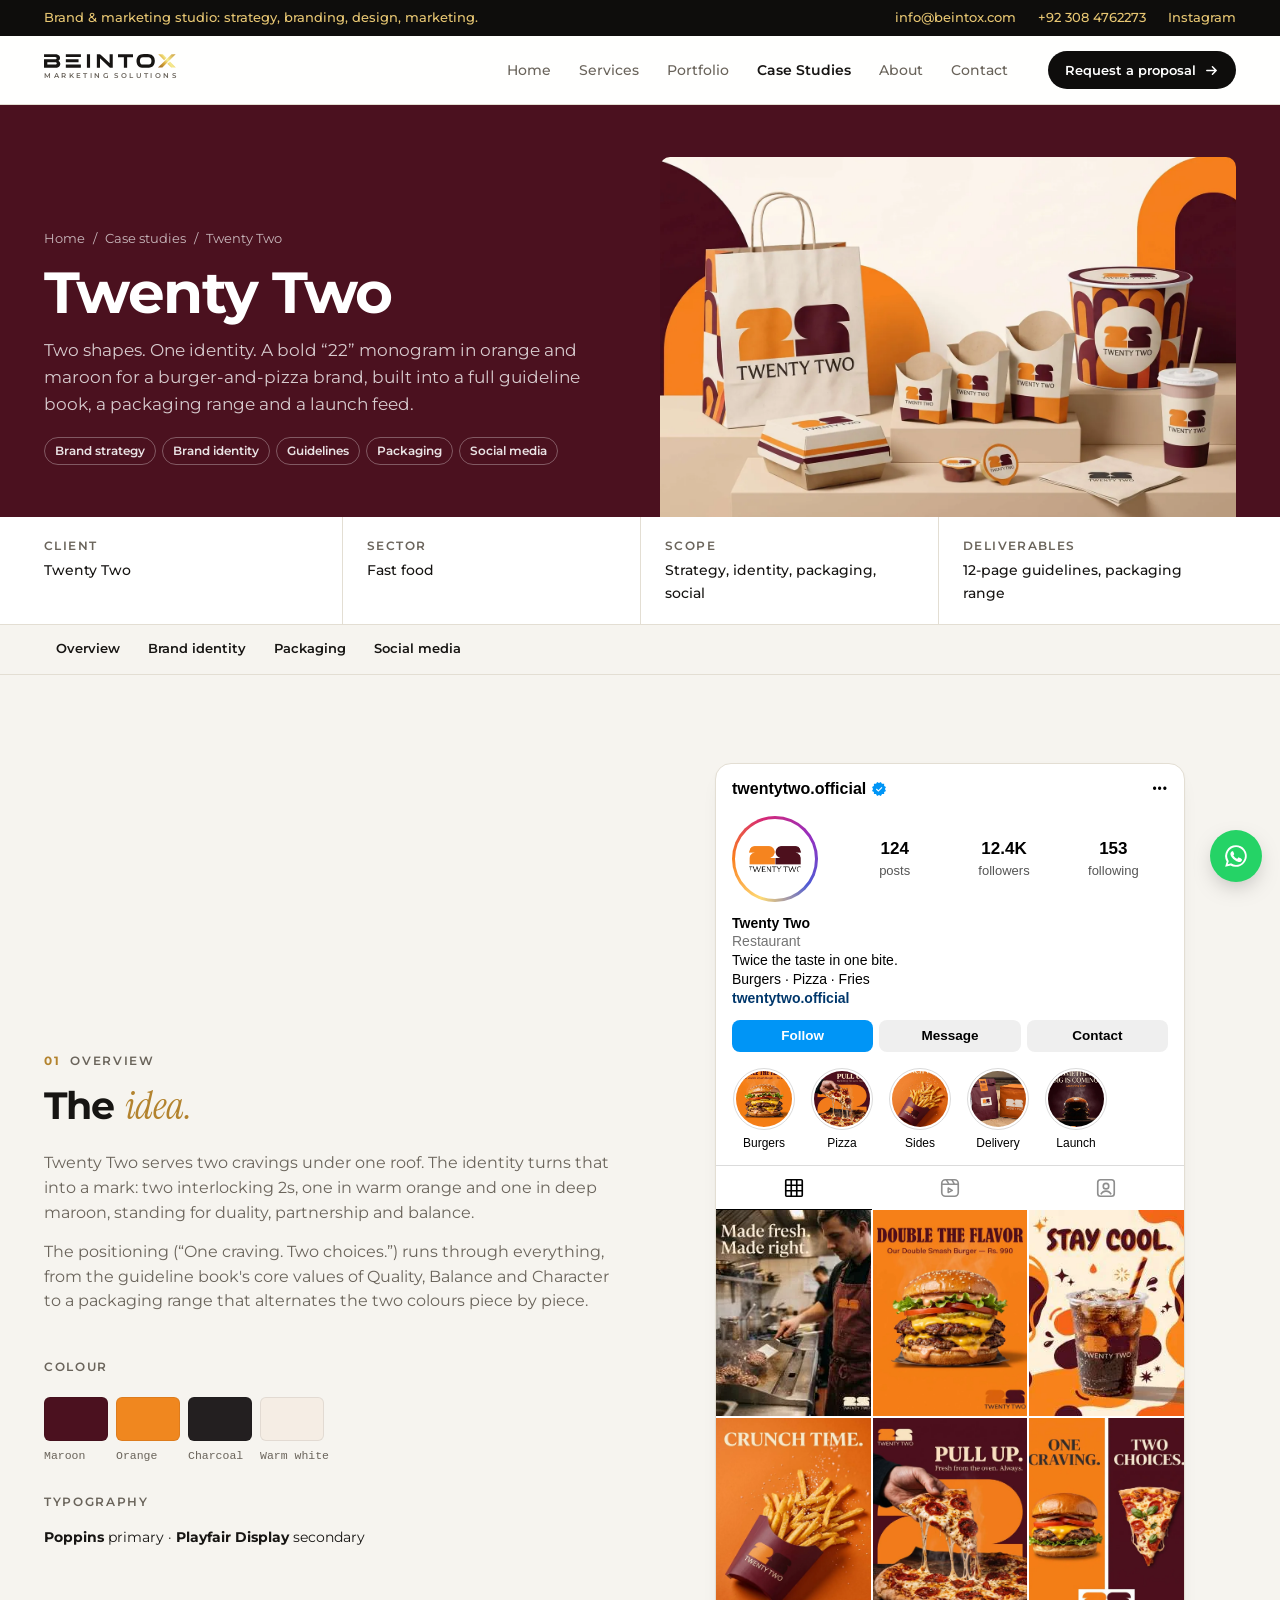
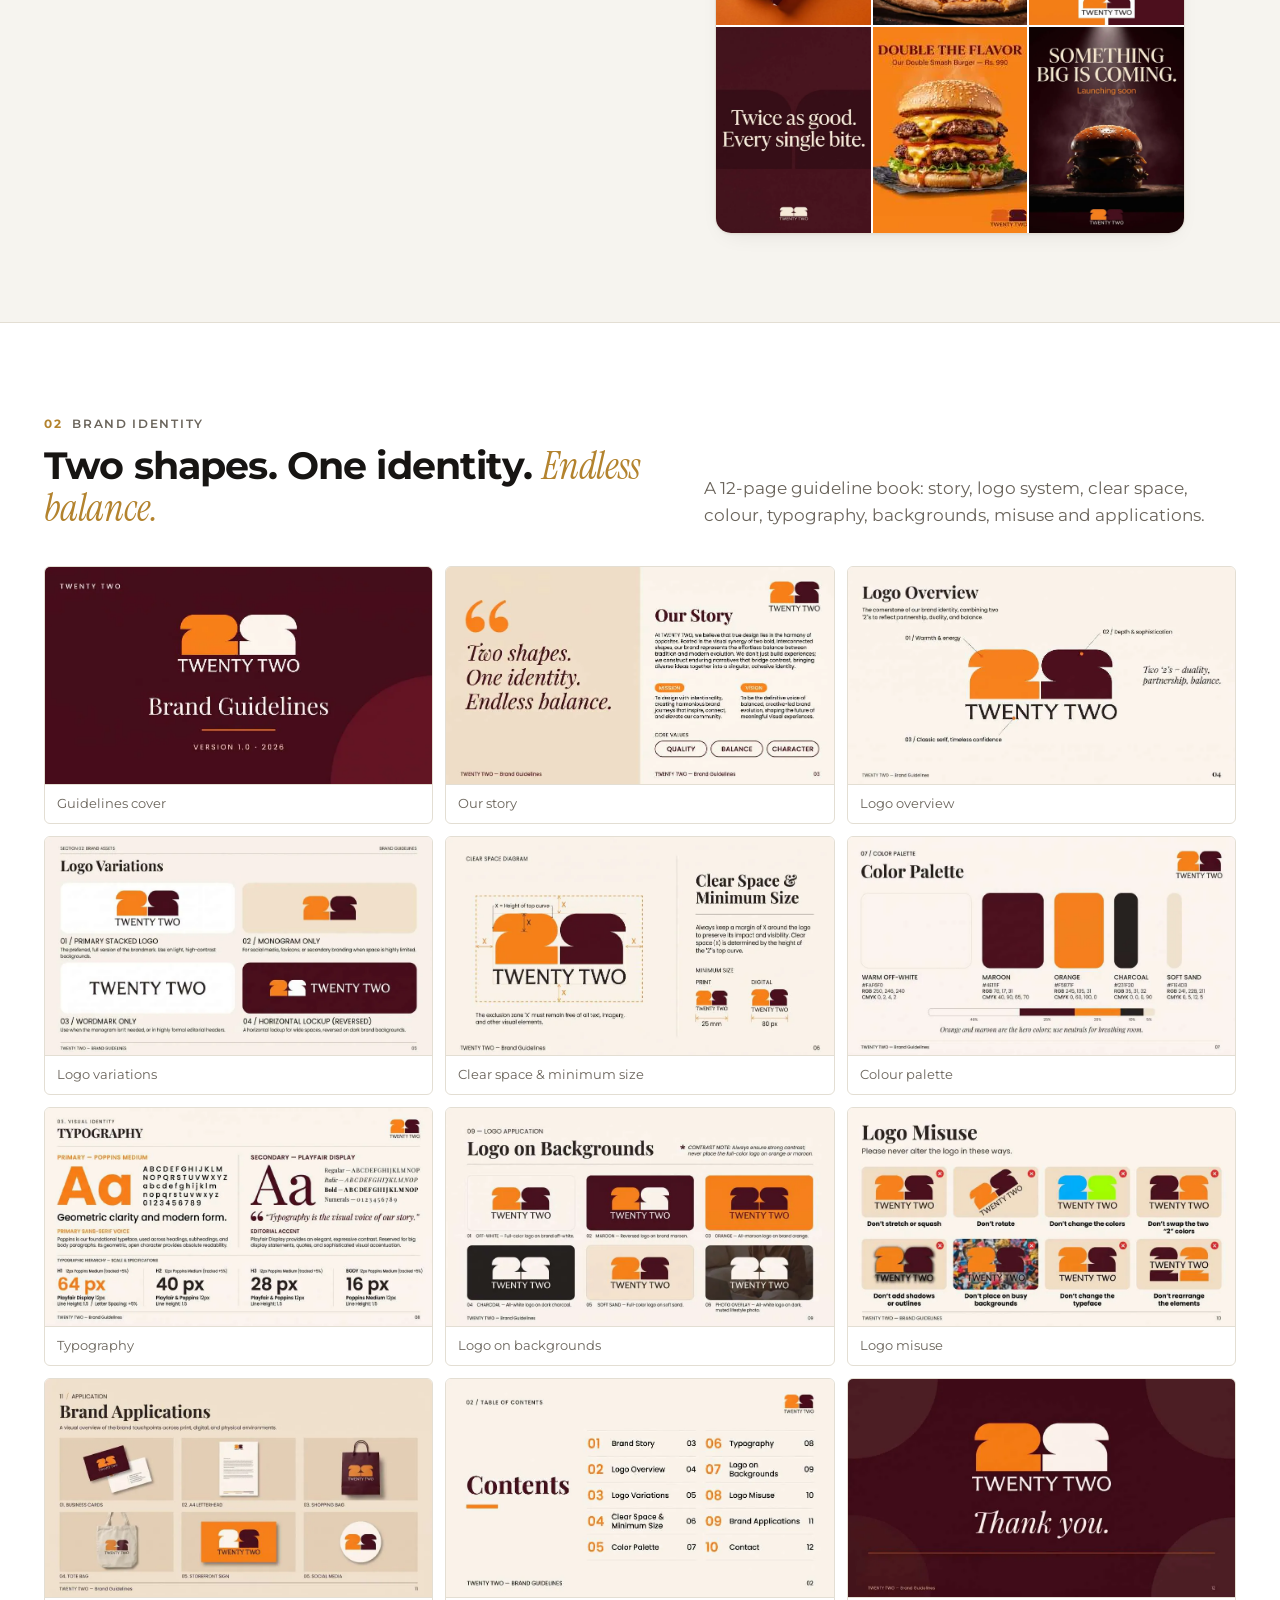
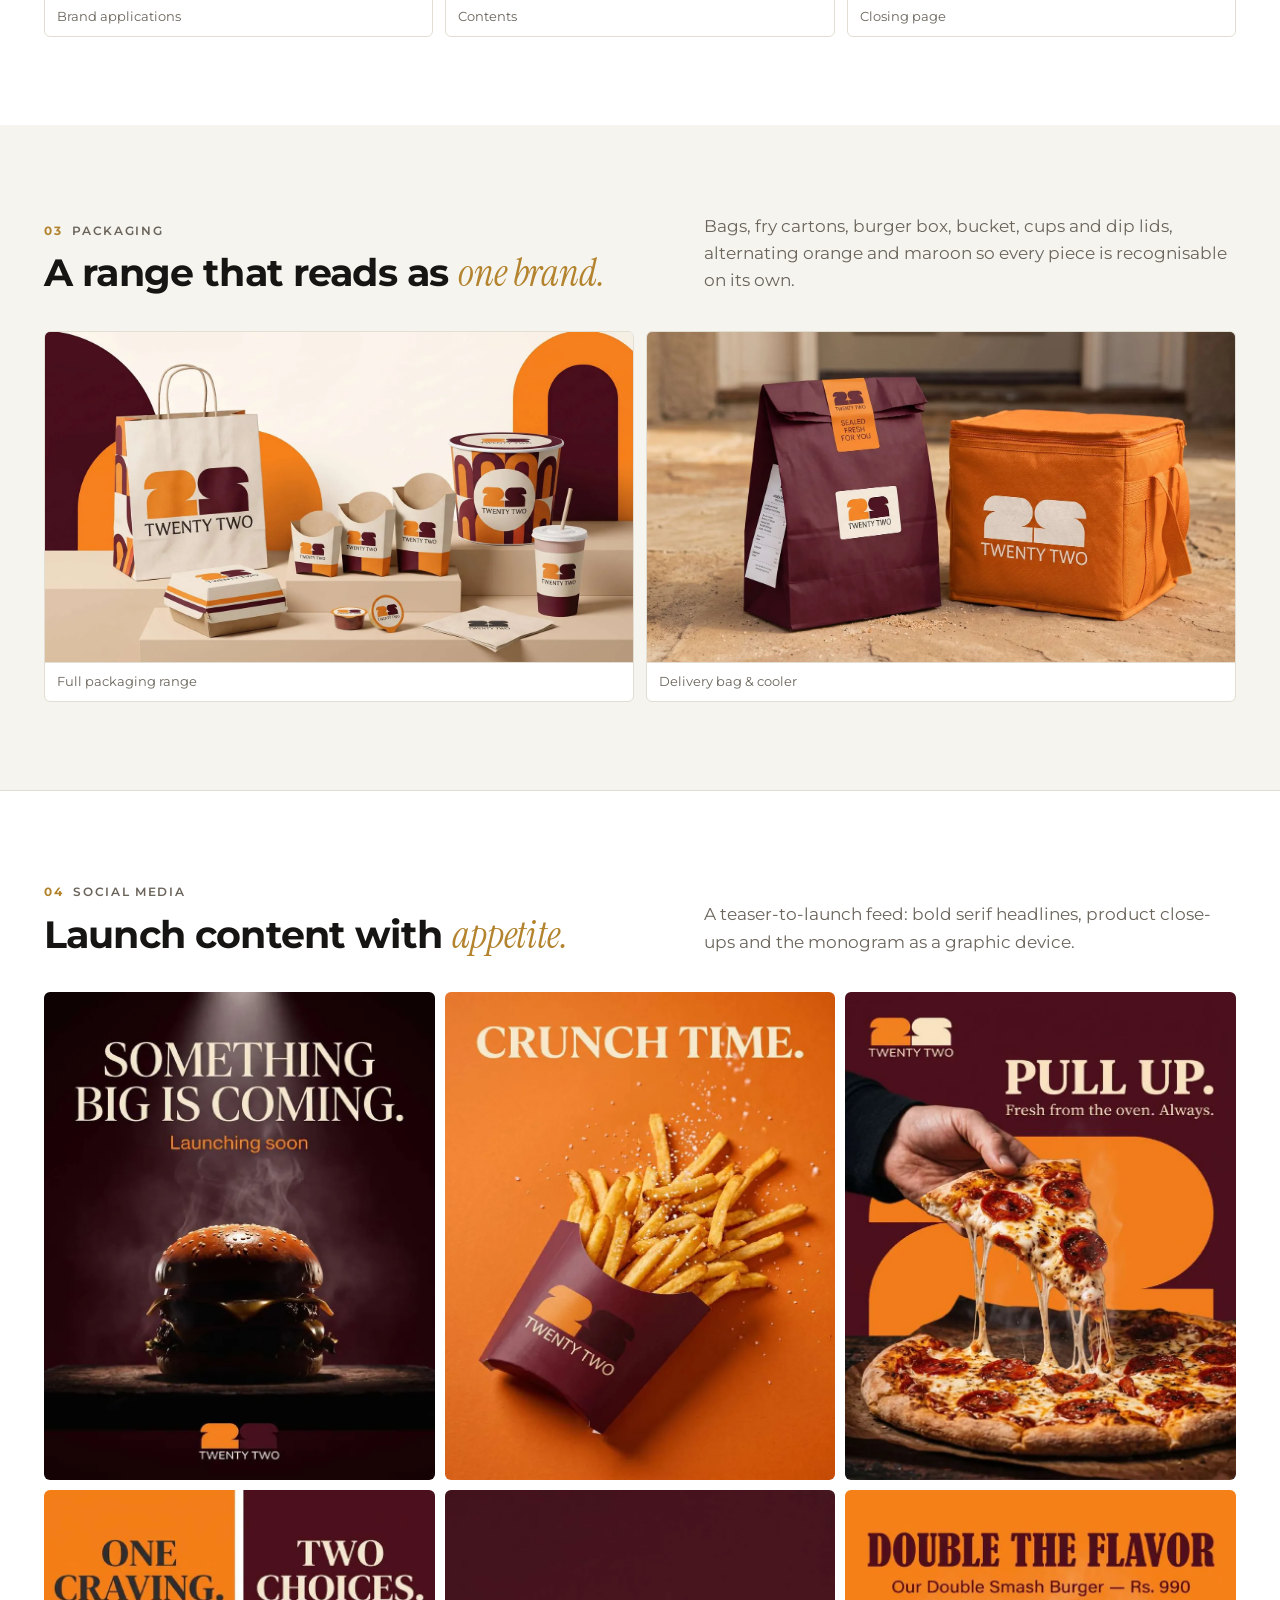
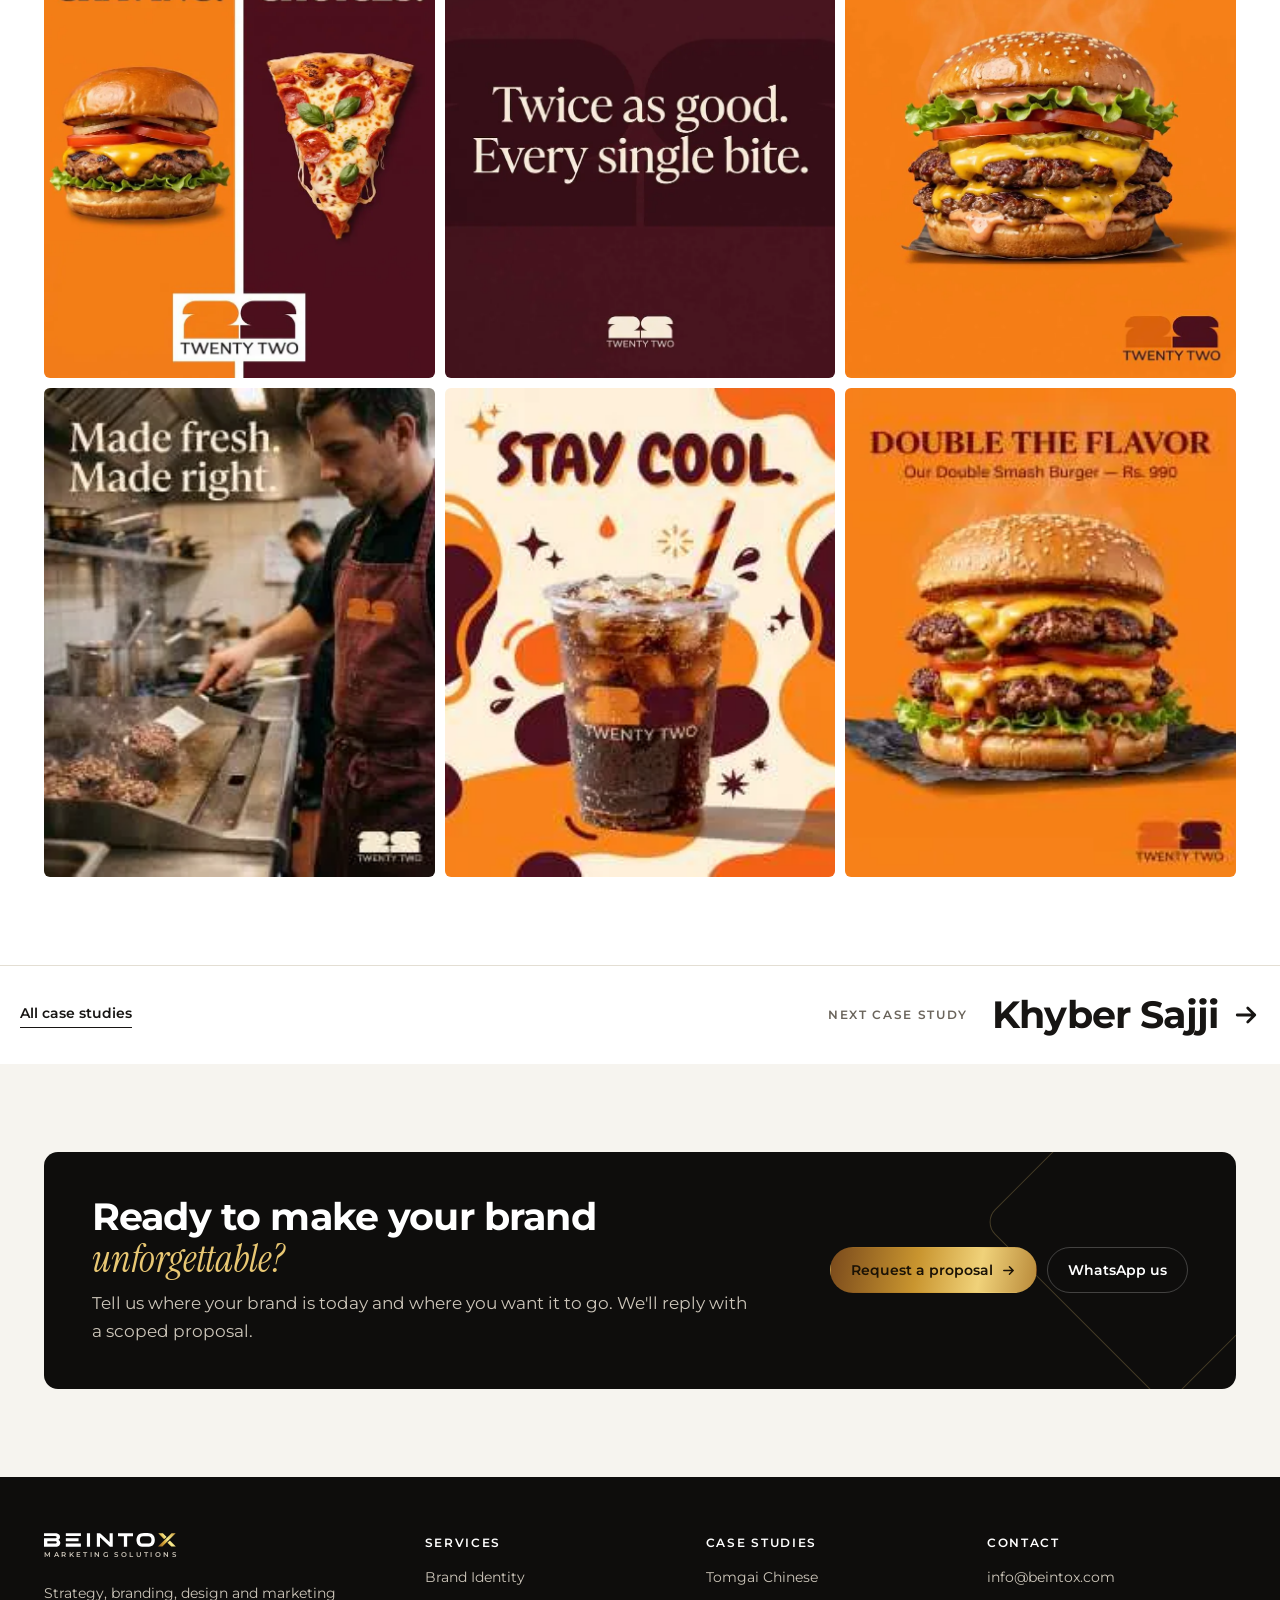
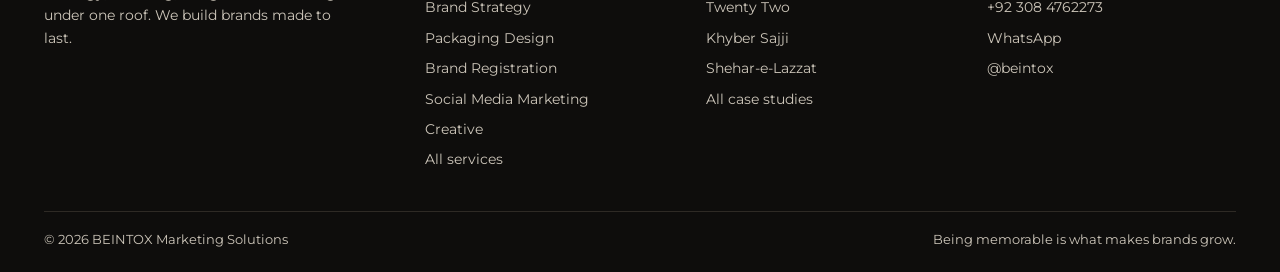
<file: case-study-twenty-two.html>
<!doctype html>
<html lang="en">
<head>
<meta charset="utf-8">
<meta name="viewport" content="width=device-width, initial-scale=1">
<title>Twenty Two: Fast food Branding Case Study | BEINTOX</title>
<meta name="description" content="Twenty Two case study by BEINTOX: brand strategy, brand identity, guidelines, packaging, social media. Two shapes. One identity. A bold “22” monogram in orange and maroon for a burger-and-pizza brand, built into a full guideline book, a packaging range and a launch feed.">
<meta name="theme-color" content="#0e0d0c">
<meta property="og:type" content="website">
<meta property="og:site_name" content="BEINTOX Marketing Solutions">
<meta property="og:title" content="Twenty Two: Fast food Branding Case Study | BEINTOX">
<meta property="og:description" content="Twenty Two case study by BEINTOX: brand strategy, brand identity, guidelines, packaging, social media. Two shapes. One identity. A bold “22” monogram in orange and maroon for a burger-and-pizza brand, built into a full guideline book, a packaging range and a launch feed.">
<meta name="twitter:card" content="summary_large_image">
<link rel="icon" href="assets/img/favicon.svg" type="image/svg+xml">
<link rel="preconnect" href="https://fonts.googleapis.com">
<link rel="preconnect" href="https://fonts.gstatic.com" crossorigin>
<link rel="stylesheet" href="https://fonts.googleapis.com/css2?family=Fraunces:opsz,wght@9..144,400&family=Instrument+Serif:ital@1&family=Montserrat:wght@400;500;600;700&display=swap">
<link rel="stylesheet" href="assets/css/style.css?v=16">
<script>document.documentElement.classList.add("js")</script>

</head>
<body>
<svg width="0" height="0" style="position:absolute" aria-hidden="true"><defs><linearGradient id="bxg" x1="830" y1="100" x2="968" y2="0" gradientUnits="userSpaceOnUse"><stop offset="0" stop-color="#8a5a22"/><stop offset=".35" stop-color="#d9a838"/><stop offset=".55" stop-color="#f7ec8f"/><stop offset="1" stop-color="#c99a3c"/></linearGradient></defs></svg>
<a class="skip" href="#main">Skip to content</a>
<div class="topbar"><div class="wrap">
  <span class="topbar__note">Brand &amp; marketing studio: strategy, branding, design, marketing.</span>
  <ul>
    <li><a href="mailto:info@beintox.com">info@beintox.com</a></li>
    <li><a href="tel:+923084762273">+92 308 4762273</a></li>
    <li><a href="https://instagram.com/beintox" target="_blank" rel="noopener">Instagram</a></li>
  </ul>
</div></div>
<header class="nav"><div class="wrap">
  <a href="index.html" aria-label="BEINTOX home"><span class="logo"><svg viewBox="0 0 968 182" role="img" aria-label="BEINTOX Marketing Solutions"><path d="M87.84 76.57C86.23 76.99 84.54 77.25 82.88 77.25C64.01 77.3 45.14 77.29 26.27 77.29C25.73 77.29 25.19 77.18 24.34 77.08L24.34 59.9C25.91 59.9 27.26 59.9 28.61 59.9C46.09 59.89 63.56 59.86 81.04 59.9C83.25 59.91 85.51 60.15 87.67 60.62C91.83 61.54 93.62 64.47 93.72 68.55C93.83 72.71 91.94 75.52 87.84 76.57M107.12 50.43C106.96 50.33 106.96 49.96 106.84 49.58C107.18 49.25 107.56 48.86 107.96 48.5C123.17 35.01 119.78 12.41 100.94 4.82C95.02 2.43 88.18 1.47 81.74 1.38C55.86 1.01 29.97 1.23 4.08 1.24C2.85 1.24 1.62 1.37 .23 1.44L.23 22.39C1.58 22.46 2.54 22.56 3.51 22.56C27.99 22.52 52.48 22.45 76.97 22.46C80.16 22.46 83.41 22.63 86.55 23.2C90.55 23.93 92.46 26.76 92.4 30.75C92.35 34.71 90.44 37.44 86.4 38.18C84.09 38.6 81.69 38.79 79.33 38.8C54.57 38.86 29.8 38.86 5.03 38.88C3.41 38.88 1.78 38.88 .08 38.88L.08 100.76C1.53 100.85 2.76 100.98 3.98 100.98C30.98 100.99 57.99 101.01 84.99 100.93C88.47 100.92 92.02 100.7 95.41 100C107.05 97.61 115.95 91.79 118.73 79.43C121.47 67.22 117.75 57.4 107.12 50.43ZM785.91 64.32C783.36 71.67 778.25 76.97 770.45 77.26C754.13 77.86 737.76 77.87 721.44 77.33C713.34 77.05 707.86 71.85 705.28 64.1C702.41 55.48 702.44 46.72 705.09 38.12C707.83 29.22 714.92 24.19 725.14 23.76C731.99 23.47 738.85 23.71 745.71 23.71C752.56 23.7 759.43 23.45 766.27 23.76C777.64 24.28 784.7 30.45 786.98 41.57C788.55 49.22 788.49 56.86 785.91 64.32M812.63 48.09C811.81 21.2 797.61 4.33 771.46 1.73C754.31 .03 736.8 .61 719.54 1.65C705.45 2.51 693.58 9.06 685.86 21.59C678.95 32.8 677.73 45.21 678.72 57.94C680.58 81.75 694.94 97.44 718.55 100.47C727.34 101.6 736.4 100.65 745.34 100.65C745.34 100.75 745.34 100.84 745.34 100.94C753.58 100.94 761.86 101.41 770.07 100.85C791.03 99.41 806.2 87.07 810.75 67.59C812.23 61.28 812.83 54.58 812.63 48.09ZM481.19 66.45C479.88 65.39 479.11 64.84 478.42 64.21C456.71 44.25 435.01 24.27 413.27 4.34C411.96 3.15 410.39 1.48 408.88 1.42C401.81 1.11 394.72 1.28 387.48 1.28L387.48 100.68L410.51 100.68L410.51 30.58C412.94 32.85 414.64 34.43 416.32 36.03C438.05 56.79 459.77 77.56 481.52 98.3C482.6 99.33 483.93 100.77 485.19 100.82C491.54 101.08 497.91 100.94 504.27 100.94L504.27 1.59L481.19 1.59ZM542.62 23.15H585.75V100.81H609.78V22.93H652.61V1.53H542.62ZM159.89 77.56h110.59v23.06H159.89zM160.07 1.44h110.62v21.39H160.07zM314.61 1.47h23.1v99.22h-23.1zM160.05 38.44h93.35v21.6H160.05z" fill="currentColor"/><path d="M835.75 99.75H868.25L965.75 1.5H935.75Z" fill="url(#bxg)"/><path d="M838.25 1.5H872L899.5 29.25L880.75 46.5Z" fill="url(#bxg)"/><path d="M905 71.5L923.25 54.25L967 99.75H933.25Z" fill="url(#bxg)"/><text class="logo__sub" x="2" y="178" textLength="964" lengthAdjust="spacing">MARKETING SOLUTIONS</text></svg></span></a>
  <ul class="nav__links" id="nav-links"><li><a href="index.html">Home</a></li><li><a href="services.html">Services</a></li><li><a href="portfolio.html">Portfolio</a></li><li><a href="case-studies.html" aria-current="page">Case Studies</a></li><li><a href="about.html">About</a></li><li><a href="contact.html">Contact</a></li></ul>
  <a class="btn btn--dark btn--s nav__cta" href="contact.html">Request a proposal <svg viewBox="0 0 16 16" fill="none" aria-hidden="true"><path d="M3 8h10M9 4l4 4-4 4" stroke="currentColor" stroke-width="1.6" stroke-linecap="round" stroke-linejoin="round"/></svg></a>
  <button class="nav__toggle" type="button" aria-label="Menu" aria-expanded="false" aria-controls="nav-links"><svg viewBox="0 0 18 18" fill="none" aria-hidden="true"><path d="M2 5h14M2 9h14M2 13h14" stroke="currentColor" stroke-width="1.6" stroke-linecap="round"/></svg></button>
</div></header>
<main id="main">

<section class="chero" style="--brand:#4b111f"><div class="wrap">
  <div class="chero__copy">
    <nav class="crumbs" aria-label="Breadcrumb"><a href="index.html">Home</a><span>/</span><a href="case-studies.html">Case studies</a><span>/</span><span>Twenty Two</span></nav>
    <h1 class="h1">Twenty Two</h1>
    <p class="lead">Two shapes. One identity. A bold “22” monogram in orange and maroon for a burger-and-pizza brand, built into a full guideline book, a packaging range and a launch feed.</p>
    <div class="tags" style="margin-top:18px"><span class="tag">Brand strategy</span><span class="tag">Brand identity</span><span class="tag">Guidelines</span><span class="tag">Packaging</span><span class="tag">Social media</span></div>
  </div>
  <div class="chero__img"><img src="assets/img/twentytwo/pk-range.webp" alt="Twenty Two brand applications" width="1600" height="892" fetchpriority="high" decoding="async"></div>
</div></section>
<div class="sec--white" style="border-bottom:1px solid var(--line)"><div class="wrap"><dl class="facts" style="border:0"><div><dt>Client</dt><dd>Twenty Two</dd></div><div><dt>Sector</dt><dd>Fast food</dd></div><div><dt>Scope</dt><dd>Strategy, identity, packaging, social</dd></div><div><dt>Deliverables</dt><dd>12-page guidelines, packaging range</dd></div></dl></div></div>
<nav class="subnav" aria-label="Case study sections"><div class="wrap"><ul><li><a href="#overview">Overview</a></li><li><a href="#identity">Brand identity</a></li><li><a href="#packaging">Packaging</a></li><li><a href="#social">Social media</a></li></ul></div></nav>

<section class="sec" id="overview"><div class="wrap">
  <div class="split">
    <div><span class="eyebrow"><b>01</b> Overview</span><h2 class="h2 mt-s">The <em>idea.</em></h2>
      <div class="prose mt-m"><p>Twenty Two serves two cravings under one roof. The identity turns that into a mark: two interlocking 2s, one in warm orange and one in deep maroon, standing for duality, partnership and balance.</p><p>The positioning (“One craving. Two choices.”) runs through everything, from the guideline book&#x27;s core values of Quality, Balance and Character to a packaging range that alternates the two colours piece by piece.</p></div>
      <div class="mt-l"><span class="eyebrow">Colour</span><div class="palette"><div class="swatch"><i style="background:#4b111f"></i>Maroon</div><div class="swatch"><i style="background:#f0871f"></i>Orange</div><div class="swatch"><i style="background:#231f20"></i>Charcoal</div><div class="swatch"><i style="background:#f5ede4"></i>Warm white</div></div></div><div class="mt-m"><span class="eyebrow">Typography</span><p class="mt-s small"><b>Poppins</b> primary · <b>Playfair Display</b> secondary</p></div>
    </div>
    <div class="ig-wrap"><div class="ig" aria-label="Twenty Two Instagram feed designed by BEINTOX">
  <div class="ig__bar"><b>twentytwo.official</b><svg class="ig__tick" viewBox="0 0 40 40" aria-label="Verified"><path fill="#0095f6" d="M19.998 3.094 14.638 0l-2.972 5.15H5.432v6.354L0 14.64 3.094 20 0 25.359l5.432 3.137v5.905h5.975L14.638 40l5.36-3.094L25.358 40l3.232-5.6h6.162v-6.01L40 25.359 36.905 20 40 14.641l-5.248-3.03v-6.46h-6.419L25.358 0l-5.36 3.094Zm7.415 11.225 2.254 2.287-11.43 11.5-6.835-6.93 2.244-2.258 4.587 4.581 9.18-9.18Z"/></svg><span class="ig__dots" aria-hidden="true">•••</span></div>
  <div class="ig__head">
    <div class="ig__avatar"><img src="assets/img/logos/twentytwo.png" alt="Twenty Two profile picture" width="753" height="364" loading="lazy" decoding="async"></div>
    <ul class="ig__stats"><li><b>124</b><span>posts</span></li><li><b>12.4K</b><span>followers</span></li><li><b>153</b><span>following</span></li></ul>
  </div>
  <div class="ig__bio"><b>Twenty Two</b><span class="ig__cat">Restaurant</span><span>Twice the taste in one bite.</span><span>Burgers · Pizza · Fries</span><span class="ig__link">twentytwo.official</span></div>
  <div class="ig__btns"><span class="ig__btn ig__btn--blue">Follow</span><span class="ig__btn">Message</span><span class="ig__btn">Contact</span></div>
  <ul class="ig__hls"><li><span class="ig__hl"><img src="assets/img/twentytwo/post-double.webp" alt="Burgers" width="800" height="991" loading="lazy" decoding="async"></span><small>Burgers</small></li><li><span class="ig__hl"><img src="assets/img/twentytwo/post-pull-up.webp" alt="Pizza" width="800" height="991" loading="lazy" decoding="async"></span><small>Pizza</small></li><li><span class="ig__hl"><img src="assets/img/twentytwo/post-crunch.webp" alt="Sides" width="800" height="991" loading="lazy" decoding="async"></span><small>Sides</small></li><li><span class="ig__hl"><img src="assets/img/twentytwo/pk-delivery.webp" alt="Delivery" width="1600" height="887" loading="lazy" decoding="async"></span><small>Delivery</small></li><li><span class="ig__hl"><img src="assets/img/twentytwo/post-coming.webp" alt="Launch" width="800" height="991" loading="lazy" decoding="async"></span><small>Launch</small></li></ul>
  <div class="ig__tabs"><span class="is-on"><svg viewBox="0 0 24 24" fill="none" aria-hidden="true"><rect x="3" y="3" width="18" height="18" rx="1" stroke="currentColor" stroke-width="1.8"/><path d="M9 3v18M15 3v18M3 9h18M3 15h18" stroke="currentColor" stroke-width="1.8"/></svg></span><span><svg viewBox="0 0 24 24" fill="none" aria-hidden="true"><rect x="3" y="3" width="18" height="18" rx="4" stroke="currentColor" stroke-width="1.8"/><path d="M3 8h18M8 3l3 5M14 3l3 5M10 12v5l4.5-2.5z" stroke="currentColor" stroke-width="1.6" stroke-linejoin="round"/></svg></span><span><svg viewBox="0 0 24 24" fill="none" aria-hidden="true"><rect x="3" y="3" width="18" height="18" rx="3" stroke="currentColor" stroke-width="1.8"/><circle cx="12" cy="10" r="3" stroke="currentColor" stroke-width="1.8"/><path d="M6.5 19c1-2.5 3-3.6 5.5-3.6s4.5 1.1 5.5 3.6" stroke="currentColor" stroke-width="1.8"/></svg></span></div>
  <div class="ig__grid" data-lb-group><a class="ig__tile" href="assets/img/twentytwo/post-made-fresh.webp" data-lb="Made fresh, made right"><img src="assets/img/twentytwo/post-made-fresh.webp" alt="Made fresh, made right" width="227" height="279" loading="lazy" decoding="async"><span>Made fresh, made right</span></a><a class="ig__tile" href="assets/img/twentytwo/post-double.webp" data-lb="Double the flavor"><img src="assets/img/twentytwo/post-double.webp" alt="Double the flavor" width="800" height="991" loading="lazy" decoding="async"><span>Double the flavor</span></a><a class="ig__tile" href="assets/img/twentytwo/post-stay-cool.webp" data-lb="Stay cool"><img src="assets/img/twentytwo/post-stay-cool.webp" alt="Stay cool" width="227" height="279" loading="lazy" decoding="async"><span>Stay cool</span></a><a class="ig__tile" href="assets/img/twentytwo/post-crunch.webp" data-lb="Crunch time"><img src="assets/img/twentytwo/post-crunch.webp" alt="Crunch time" width="800" height="991" loading="lazy" decoding="async"><span>Crunch time</span></a><a class="ig__tile" href="assets/img/twentytwo/post-pull-up.webp" data-lb="Pull up"><img src="assets/img/twentytwo/post-pull-up.webp" alt="Pull up" width="800" height="991" loading="lazy" decoding="async"><span>Pull up</span></a><a class="ig__tile" href="assets/img/twentytwo/post-choices.webp" data-lb="One craving, two choices"><img src="assets/img/twentytwo/post-choices.webp" alt="One craving, two choices" width="800" height="991" loading="lazy" decoding="async"><span>One craving, two choices</span></a><a class="ig__tile" href="assets/img/twentytwo/post-twice.webp" data-lb="Twice as good"><img src="assets/img/twentytwo/post-twice.webp" alt="Twice as good" width="800" height="991" loading="lazy" decoding="async"><span>Twice as good</span></a><a class="ig__tile" href="assets/img/twentytwo/post-double-2.webp" data-lb="Double smash burger"><img src="assets/img/twentytwo/post-double-2.webp" alt="Double smash burger" width="227" height="279" loading="lazy" decoding="async"><span>Double smash burger</span></a><a class="ig__tile" href="assets/img/twentytwo/post-coming.webp" data-lb="Something big is coming"><img src="assets/img/twentytwo/post-coming.webp" alt="Something big is coming" width="800" height="991" loading="lazy" decoding="async"><span>Something big is coming</span></a></div>
</div></div>
  </div>
</div></section>
<section class="sec sec--white bt" id="identity"><div class="wrap">
  <div class="head"><div><span class="eyebrow"><b>02</b> Brand identity</span><h2 class="h2">Two shapes. One identity. <em>Endless balance.</em></h2></div><div class="head__aside"><p class="lead">A 12-page guideline book: story, logo system, clear space, colour, typography, backgrounds, misuse and applications.</p></div></div>
  <div class="gallery" data-lb-group><figure class="shot"><a href="assets/img/twentytwo/bb-cover.webp" data-lb="Guidelines cover"><img src="assets/img/twentytwo/bb-cover.webp" alt="Guidelines cover" width="945" height="527" loading="lazy" decoding="async"></a><figcaption>Guidelines cover</figcaption></figure><figure class="shot"><a href="assets/img/twentytwo/bb-story.webp" data-lb="Our story"><img src="assets/img/twentytwo/bb-story.webp" alt="Our story" width="945" height="527" loading="lazy" decoding="async"></a><figcaption>Our story</figcaption></figure><figure class="shot"><a href="assets/img/twentytwo/bb-logo-overview.webp" data-lb="Logo overview"><img src="assets/img/twentytwo/bb-logo-overview.webp" alt="Logo overview" width="945" height="527" loading="lazy" decoding="async"></a><figcaption>Logo overview</figcaption></figure><figure class="shot"><a href="assets/img/twentytwo/bb-logo-variations.webp" data-lb="Logo variations"><img src="assets/img/twentytwo/bb-logo-variations.webp" alt="Logo variations" width="946" height="540" loading="lazy" decoding="async"></a><figcaption>Logo variations</figcaption></figure><figure class="shot"><a href="assets/img/twentytwo/bb-clear-space.webp" data-lb="Clear space &amp; minimum size"><img src="assets/img/twentytwo/bb-clear-space.webp" alt="Clear space &amp; minimum size" width="945" height="540" loading="lazy" decoding="async"></a><figcaption>Clear space &amp; minimum size</figcaption></figure><figure class="shot"><a href="assets/img/twentytwo/bb-palette.webp" data-lb="Colour palette"><img src="assets/img/twentytwo/bb-palette.webp" alt="Colour palette" width="968" height="540" loading="lazy" decoding="async"></a><figcaption>Colour palette</figcaption></figure><figure class="shot"><a href="assets/img/twentytwo/bb-typography.webp" data-lb="Typography"><img src="assets/img/twentytwo/bb-typography.webp" alt="Typography" width="968" height="540" loading="lazy" decoding="async"></a><figcaption>Typography</figcaption></figure><figure class="shot"><a href="assets/img/twentytwo/bb-backgrounds.webp" data-lb="Logo on backgrounds"><img src="assets/img/twentytwo/bb-backgrounds.webp" alt="Logo on backgrounds" width="968" height="540" loading="lazy" decoding="async"></a><figcaption>Logo on backgrounds</figcaption></figure><figure class="shot"><a href="assets/img/twentytwo/bb-misuse.webp" data-lb="Logo misuse"><img src="assets/img/twentytwo/bb-misuse.webp" alt="Logo misuse" width="968" height="540" loading="lazy" decoding="async"></a><figcaption>Logo misuse</figcaption></figure><figure class="shot"><a href="assets/img/twentytwo/bb-applications.webp" data-lb="Brand applications"><img src="assets/img/twentytwo/bb-applications.webp" alt="Brand applications" width="968" height="540" loading="lazy" decoding="async"></a><figcaption>Brand applications</figcaption></figure><figure class="shot"><a href="assets/img/twentytwo/bb-contents.webp" data-lb="Contents"><img src="assets/img/twentytwo/bb-contents.webp" alt="Contents" width="945" height="527" loading="lazy" decoding="async"></a><figcaption>Contents</figcaption></figure><figure class="shot"><a href="assets/img/twentytwo/bb-thanks.webp" data-lb="Closing page"><img src="assets/img/twentytwo/bb-thanks.webp" alt="Closing page" width="968" height="540" loading="lazy" decoding="async"></a><figcaption>Closing page</figcaption></figure></div>
</div></section><section class="sec" id="packaging"><div class="wrap">
  <div class="head"><div><span class="eyebrow"><b>03</b> Packaging</span><h2 class="h2">A range that reads as <em>one brand.</em></h2></div><div class="head__aside"><p class="lead">Bags, fry cartons, burger box, bucket, cups and dip lids, alternating orange and maroon so every piece is recognisable on its own.</p></div></div>
  <div class="gallery gallery--2" data-lb-group><figure class="shot"><a href="assets/img/twentytwo/pk-range.webp" data-lb="Full packaging range"><img src="assets/img/twentytwo/pk-range.webp" alt="Full packaging range" width="1600" height="892" loading="lazy" decoding="async"></a><figcaption>Full packaging range</figcaption></figure><figure class="shot"><a href="assets/img/twentytwo/pk-delivery.webp" data-lb="Delivery bag &amp; cooler"><img src="assets/img/twentytwo/pk-delivery.webp" alt="Delivery bag &amp; cooler" width="1600" height="887" loading="lazy" decoding="async"></a><figcaption>Delivery bag &amp; cooler</figcaption></figure></div>
</div></section><section class="sec sec--white bt" id="social"><div class="wrap">
  <div class="head"><div><span class="eyebrow"><b>04</b> Social media</span><h2 class="h2">Launch content with <em>appetite.</em></h2></div><div class="head__aside"><p class="lead">A teaser-to-launch feed: bold serif headlines, product close-ups and the monogram as a graphic device.</p></div></div>
  <div class="posts posts--3" data-lb-group><a class="post" href="assets/img/twentytwo/post-coming.webp" data-lb="Something big is coming"><img src="assets/img/twentytwo/post-coming.webp" alt="Something big is coming" width="800" height="991" loading="lazy" decoding="async"></a><a class="post" href="assets/img/twentytwo/post-crunch.webp" data-lb="Crunch time"><img src="assets/img/twentytwo/post-crunch.webp" alt="Crunch time" width="800" height="991" loading="lazy" decoding="async"></a><a class="post" href="assets/img/twentytwo/post-pull-up.webp" data-lb="Pull up"><img src="assets/img/twentytwo/post-pull-up.webp" alt="Pull up" width="800" height="991" loading="lazy" decoding="async"></a><a class="post" href="assets/img/twentytwo/post-choices.webp" data-lb="One craving, two choices"><img src="assets/img/twentytwo/post-choices.webp" alt="One craving, two choices" width="800" height="991" loading="lazy" decoding="async"></a><a class="post" href="assets/img/twentytwo/post-twice.webp" data-lb="Twice as good"><img src="assets/img/twentytwo/post-twice.webp" alt="Twice as good" width="800" height="991" loading="lazy" decoding="async"></a><a class="post" href="assets/img/twentytwo/post-double.webp" data-lb="Double the flavor"><img src="assets/img/twentytwo/post-double.webp" alt="Double the flavor" width="800" height="991" loading="lazy" decoding="async"></a><a class="post" href="assets/img/twentytwo/post-made-fresh.webp" data-lb="Made fresh, made right"><img src="assets/img/twentytwo/post-made-fresh.webp" alt="Made fresh, made right" width="227" height="279" loading="lazy" decoding="async"></a><a class="post" href="assets/img/twentytwo/post-stay-cool.webp" data-lb="Stay cool"><img src="assets/img/twentytwo/post-stay-cool.webp" alt="Stay cool" width="227" height="279" loading="lazy" decoding="async"></a><a class="post" href="assets/img/twentytwo/post-double-2.webp" data-lb="Double smash burger"><img src="assets/img/twentytwo/post-double-2.webp" alt="Double smash burger" width="227" height="279" loading="lazy" decoding="async"></a></div>
</div></section>
<section class="sec--white bt"><div class="wrap next">
  <a class="link" href="case-studies.html">All case studies</a><span class="eyebrow">Next case study</span>
  <a class="h2" href="case-study-khyber-sajji.html">Khyber Sajji <svg viewBox="0 0 16 16" fill="none" aria-hidden="true"><path d="M3 8h10M9 4l4 4-4 4" stroke="currentColor" stroke-width="1.6" stroke-linecap="round" stroke-linejoin="round"/></svg></a>
</div></section>
<section class="sec"><div class="wrap"><div class="cta">
  <div><h2 class="h2">Ready to make your brand <em>unforgettable?</em></h2><p class="lead">Tell us where your brand is today and where you want it to go. We'll reply with a scoped proposal.</p></div>
  <div class="btns"><a class="btn btn--gold" href="contact.html">Request a proposal <svg viewBox="0 0 16 16" fill="none" aria-hidden="true"><path d="M3 8h10M9 4l4 4-4 4" stroke="currentColor" stroke-width="1.6" stroke-linecap="round" stroke-linejoin="round"/></svg></a>
  <a class="btn btn--ghost" href="https://wa.me/923084762273" target="_blank" rel="noopener">WhatsApp us</a></div>
</div></div></section>

</main>
<footer class="footer"><div class="wrap">
  <div class="footer__grid">
    <div class="footer__brand"><span class="logo logo--light"><svg viewBox="0 0 968 182" role="img" aria-label="BEINTOX Marketing Solutions"><path d="M87.84 76.57C86.23 76.99 84.54 77.25 82.88 77.25C64.01 77.3 45.14 77.29 26.27 77.29C25.73 77.29 25.19 77.18 24.34 77.08L24.34 59.9C25.91 59.9 27.26 59.9 28.61 59.9C46.09 59.89 63.56 59.86 81.04 59.9C83.25 59.91 85.51 60.15 87.67 60.62C91.83 61.54 93.62 64.47 93.72 68.55C93.83 72.71 91.94 75.52 87.84 76.57M107.12 50.43C106.96 50.33 106.96 49.96 106.84 49.58C107.18 49.25 107.56 48.86 107.96 48.5C123.17 35.01 119.78 12.41 100.94 4.82C95.02 2.43 88.18 1.47 81.74 1.38C55.86 1.01 29.97 1.23 4.08 1.24C2.85 1.24 1.62 1.37 .23 1.44L.23 22.39C1.58 22.46 2.54 22.56 3.51 22.56C27.99 22.52 52.48 22.45 76.97 22.46C80.16 22.46 83.41 22.63 86.55 23.2C90.55 23.93 92.46 26.76 92.4 30.75C92.35 34.71 90.44 37.44 86.4 38.18C84.09 38.6 81.69 38.79 79.33 38.8C54.57 38.86 29.8 38.86 5.03 38.88C3.41 38.88 1.78 38.88 .08 38.88L.08 100.76C1.53 100.85 2.76 100.98 3.98 100.98C30.98 100.99 57.99 101.01 84.99 100.93C88.47 100.92 92.02 100.7 95.41 100C107.05 97.61 115.95 91.79 118.73 79.43C121.47 67.22 117.75 57.4 107.12 50.43ZM785.91 64.32C783.36 71.67 778.25 76.97 770.45 77.26C754.13 77.86 737.76 77.87 721.44 77.33C713.34 77.05 707.86 71.85 705.28 64.1C702.41 55.48 702.44 46.72 705.09 38.12C707.83 29.22 714.92 24.19 725.14 23.76C731.99 23.47 738.85 23.71 745.71 23.71C752.56 23.7 759.43 23.45 766.27 23.76C777.64 24.28 784.7 30.45 786.98 41.57C788.55 49.22 788.49 56.86 785.91 64.32M812.63 48.09C811.81 21.2 797.61 4.33 771.46 1.73C754.31 .03 736.8 .61 719.54 1.65C705.45 2.51 693.58 9.06 685.86 21.59C678.95 32.8 677.73 45.21 678.72 57.94C680.58 81.75 694.94 97.44 718.55 100.47C727.34 101.6 736.4 100.65 745.34 100.65C745.34 100.75 745.34 100.84 745.34 100.94C753.58 100.94 761.86 101.41 770.07 100.85C791.03 99.41 806.2 87.07 810.75 67.59C812.23 61.28 812.83 54.58 812.63 48.09ZM481.19 66.45C479.88 65.39 479.11 64.84 478.42 64.21C456.71 44.25 435.01 24.27 413.27 4.34C411.96 3.15 410.39 1.48 408.88 1.42C401.81 1.11 394.72 1.28 387.48 1.28L387.48 100.68L410.51 100.68L410.51 30.58C412.94 32.85 414.64 34.43 416.32 36.03C438.05 56.79 459.77 77.56 481.52 98.3C482.6 99.33 483.93 100.77 485.19 100.82C491.54 101.08 497.91 100.94 504.27 100.94L504.27 1.59L481.19 1.59ZM542.62 23.15H585.75V100.81H609.78V22.93H652.61V1.53H542.62ZM159.89 77.56h110.59v23.06H159.89zM160.07 1.44h110.62v21.39H160.07zM314.61 1.47h23.1v99.22h-23.1zM160.05 38.44h93.35v21.6H160.05z" fill="currentColor"/><path d="M835.75 99.75H868.25L965.75 1.5H935.75Z" fill="url(#bxg)"/><path d="M838.25 1.5H872L899.5 29.25L880.75 46.5Z" fill="url(#bxg)"/><path d="M905 71.5L923.25 54.25L967 99.75H933.25Z" fill="url(#bxg)"/><text class="logo__sub" x="2" y="178" textLength="964" lengthAdjust="spacing">MARKETING SOLUTIONS</text></svg></span><p>Strategy, branding, design and marketing under one roof. We build brands made to last.</p></div>
    <div><h4>Services</h4><ul><li><a href="services.html#identity">Brand Identity</a></li><li><a href="services.html#strategy">Brand Strategy</a></li><li><a href="services.html#packaging">Packaging Design</a></li><li><a href="services.html#registration">Brand Registration</a></li><li><a href="services.html#social">Social Media Marketing</a></li><li><a href="services.html#design">Creative</a></li><li><a href="services.html">All services</a></li></ul></div>
    <div><h4>Case studies</h4><ul><li><a href="case-study-tomgai.html">Tomgai Chinese</a></li><li><a href="case-study-twenty-two.html">Twenty Two</a></li><li><a href="case-study-khyber-sajji.html">Khyber Sajji</a></li><li><a href="case-study-shehar-e-lazzat.html">Shehar-e-Lazzat</a></li><li><a href="case-studies.html">All case studies</a></li></ul></div>
    <div><h4>Contact</h4><ul>
      <li><a href="mailto:info@beintox.com">info@beintox.com</a></li>
      <li><a href="tel:+923084762273">+92 308 4762273</a></li>
      <li><a href="https://wa.me/923084762273" target="_blank" rel="noopener">WhatsApp</a></li>
      <li><a href="https://instagram.com/beintox" target="_blank" rel="noopener">@beintox</a></li>
    </ul></div>
  </div>
  <div class="footer__bar"><span>© <span data-year>2026</span> BEINTOX Marketing Solutions</span><span>Being memorable is what makes brands grow.</span></div>
</div></footer>
<a class="wa" href="https://wa.me/923084762273" target="_blank" rel="noopener" aria-label="Chat on WhatsApp"><svg viewBox="0 0 24 24" fill="currentColor" aria-hidden="true"><path d="M12 2a10 10 0 0 0-8.6 15.1L2 22l5-1.3A10 10 0 1 0 12 2Zm0 18.2a8.2 8.2 0 0 1-4.2-1.2l-.3-.2-3 .8.8-2.9-.2-.3A8.2 8.2 0 1 1 12 20.2Zm4.5-6.1c-.2-.1-1.5-.7-1.7-.8-.2-.1-.4-.1-.6.1l-.8 1c-.1.2-.3.2-.5.1a6.7 6.7 0 0 1-3.3-2.9c-.3-.4.3-.4.7-1.3.1-.2 0-.3 0-.4l-.8-1.8c-.2-.5-.4-.4-.6-.4h-.5a1 1 0 0 0-.7.3 3 3 0 0 0-.9 2.2 5.2 5.2 0 0 0 1.1 2.7 11.8 11.8 0 0 0 4.5 4c1.7.7 2.3.8 3.2.6.5-.1 1.5-.6 1.7-1.2.2-.6.2-1.1.2-1.2-.1-.1-.2-.2-.5-.3Z"/></svg></a>
<dialog class="lb" id="lb" aria-label="Image viewer"><img alt=""><div class="lb__bar"><span></span>
  <button type="button" data-prev aria-label="Previous"><svg viewBox="0 0 16 16" fill="none" aria-hidden="true"><path d="M10 3L5 8l5 5" stroke="currentColor" stroke-width="1.6" stroke-linecap="round" stroke-linejoin="round"/></svg></button><button type="button" data-next aria-label="Next"><svg viewBox="0 0 16 16" fill="none" aria-hidden="true"><path d="M6 3l5 5-5 5" stroke="currentColor" stroke-width="1.6" stroke-linecap="round" stroke-linejoin="round"/></svg></button><button type="button" data-close aria-label="Close"><svg viewBox="0 0 16 16" fill="none" aria-hidden="true"><path d="M3 3l10 10M13 3L3 13" stroke="currentColor" stroke-width="1.6" stroke-linecap="round"/></svg></button></div></dialog>
<script src="assets/js/site.js?v=16" defer></script>
</body>
</html>
</file>
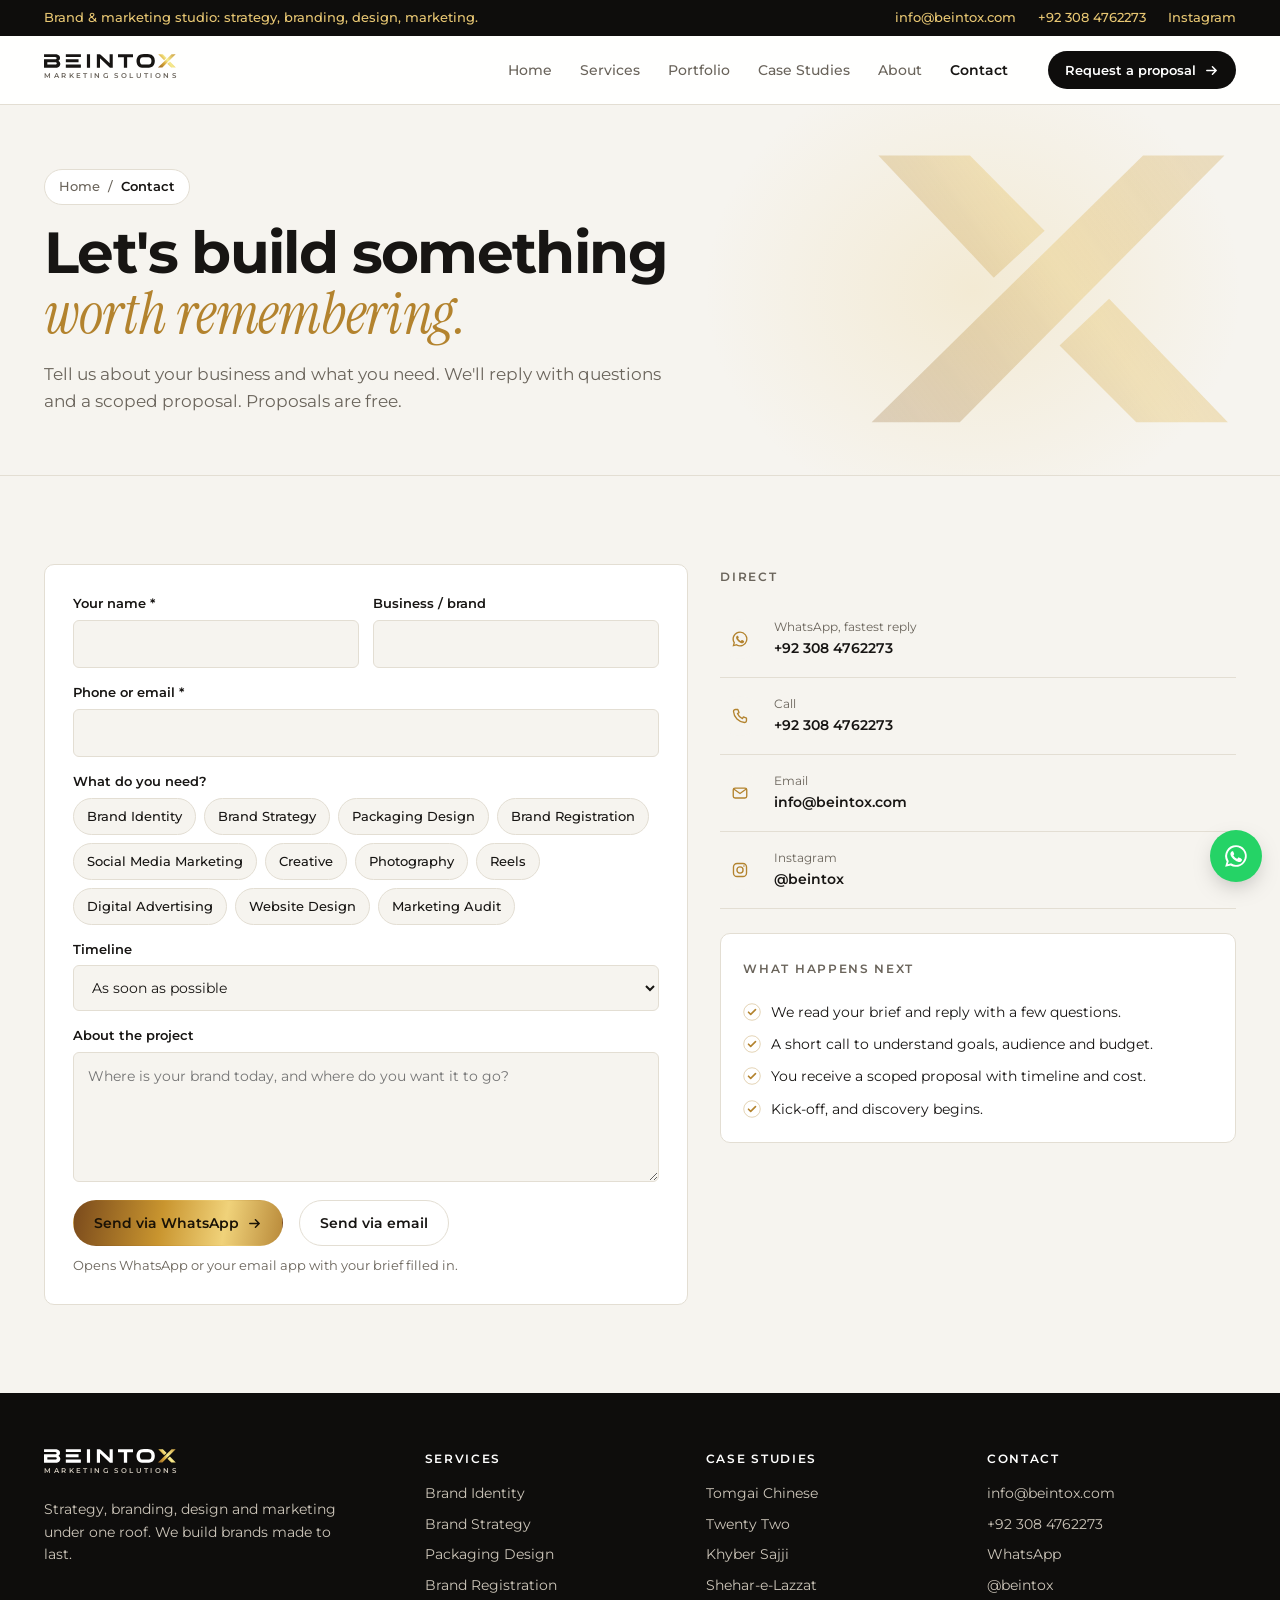
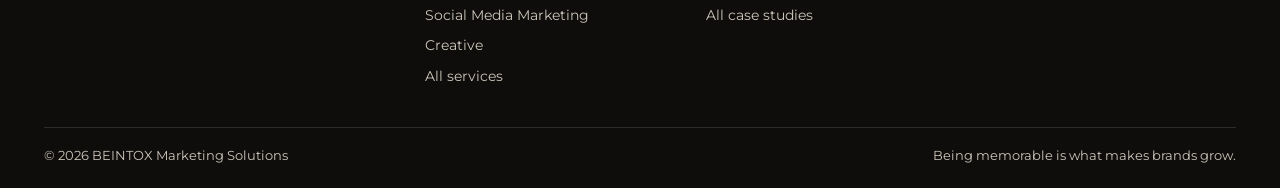
<file: contact.html>
<!doctype html>
<html lang="en">
<head>
<meta charset="utf-8">
<meta name="viewport" content="width=device-width, initial-scale=1">
<title>Contact BEINTOX: Request a Proposal</title>
<meta name="description" content="Request a proposal from BEINTOX. WhatsApp or call +92 308 4762273, email info@beintox.com.">
<meta name="theme-color" content="#0e0d0c">
<meta property="og:type" content="website">
<meta property="og:site_name" content="BEINTOX Marketing Solutions">
<meta property="og:title" content="Contact BEINTOX: Request a Proposal">
<meta property="og:description" content="Request a proposal from BEINTOX. WhatsApp or call +92 308 4762273, email info@beintox.com.">
<meta name="twitter:card" content="summary_large_image">
<link rel="icon" href="assets/img/favicon.svg" type="image/svg+xml">
<link rel="preconnect" href="https://fonts.googleapis.com">
<link rel="preconnect" href="https://fonts.gstatic.com" crossorigin>
<link rel="stylesheet" href="https://fonts.googleapis.com/css2?family=Fraunces:opsz,wght@9..144,400&family=Instrument+Serif:ital@1&family=Montserrat:wght@400;500;600;700&display=swap">
<link rel="stylesheet" href="assets/css/style.css?v=16">
<script>document.documentElement.classList.add("js")</script>

</head>
<body>
<svg width="0" height="0" style="position:absolute" aria-hidden="true"><defs><linearGradient id="bxg" x1="830" y1="100" x2="968" y2="0" gradientUnits="userSpaceOnUse"><stop offset="0" stop-color="#8a5a22"/><stop offset=".35" stop-color="#d9a838"/><stop offset=".55" stop-color="#f7ec8f"/><stop offset="1" stop-color="#c99a3c"/></linearGradient></defs></svg>
<a class="skip" href="#main">Skip to content</a>
<div class="topbar"><div class="wrap">
  <span class="topbar__note">Brand &amp; marketing studio: strategy, branding, design, marketing.</span>
  <ul>
    <li><a href="mailto:info@beintox.com">info@beintox.com</a></li>
    <li><a href="tel:+923084762273">+92 308 4762273</a></li>
    <li><a href="https://instagram.com/beintox" target="_blank" rel="noopener">Instagram</a></li>
  </ul>
</div></div>
<header class="nav"><div class="wrap">
  <a href="index.html" aria-label="BEINTOX home"><span class="logo"><svg viewBox="0 0 968 182" role="img" aria-label="BEINTOX Marketing Solutions"><path d="M87.84 76.57C86.23 76.99 84.54 77.25 82.88 77.25C64.01 77.3 45.14 77.29 26.27 77.29C25.73 77.29 25.19 77.18 24.34 77.08L24.34 59.9C25.91 59.9 27.26 59.9 28.61 59.9C46.09 59.89 63.56 59.86 81.04 59.9C83.25 59.91 85.51 60.15 87.67 60.62C91.83 61.54 93.62 64.47 93.72 68.55C93.83 72.71 91.94 75.52 87.84 76.57M107.12 50.43C106.96 50.33 106.96 49.96 106.84 49.58C107.18 49.25 107.56 48.86 107.96 48.5C123.17 35.01 119.78 12.41 100.94 4.82C95.02 2.43 88.18 1.47 81.74 1.38C55.86 1.01 29.97 1.23 4.08 1.24C2.85 1.24 1.62 1.37 .23 1.44L.23 22.39C1.58 22.46 2.54 22.56 3.51 22.56C27.99 22.52 52.48 22.45 76.97 22.46C80.16 22.46 83.41 22.63 86.55 23.2C90.55 23.93 92.46 26.76 92.4 30.75C92.35 34.71 90.44 37.44 86.4 38.18C84.09 38.6 81.69 38.79 79.33 38.8C54.57 38.86 29.8 38.86 5.03 38.88C3.41 38.88 1.78 38.88 .08 38.88L.08 100.76C1.53 100.85 2.76 100.98 3.98 100.98C30.98 100.99 57.99 101.01 84.99 100.93C88.47 100.92 92.02 100.7 95.41 100C107.05 97.61 115.95 91.79 118.73 79.43C121.47 67.22 117.75 57.4 107.12 50.43ZM785.91 64.32C783.36 71.67 778.25 76.97 770.45 77.26C754.13 77.86 737.76 77.87 721.44 77.33C713.34 77.05 707.86 71.85 705.28 64.1C702.41 55.48 702.44 46.72 705.09 38.12C707.83 29.22 714.92 24.19 725.14 23.76C731.99 23.47 738.85 23.71 745.71 23.71C752.56 23.7 759.43 23.45 766.27 23.76C777.64 24.28 784.7 30.45 786.98 41.57C788.55 49.22 788.49 56.86 785.91 64.32M812.63 48.09C811.81 21.2 797.61 4.33 771.46 1.73C754.31 .03 736.8 .61 719.54 1.65C705.45 2.51 693.58 9.06 685.86 21.59C678.95 32.8 677.73 45.21 678.72 57.94C680.58 81.75 694.94 97.44 718.55 100.47C727.34 101.6 736.4 100.65 745.34 100.65C745.34 100.75 745.34 100.84 745.34 100.94C753.58 100.94 761.86 101.41 770.07 100.85C791.03 99.41 806.2 87.07 810.75 67.59C812.23 61.28 812.83 54.58 812.63 48.09ZM481.19 66.45C479.88 65.39 479.11 64.84 478.42 64.21C456.71 44.25 435.01 24.27 413.27 4.34C411.96 3.15 410.39 1.48 408.88 1.42C401.81 1.11 394.72 1.28 387.48 1.28L387.48 100.68L410.51 100.68L410.51 30.58C412.94 32.85 414.64 34.43 416.32 36.03C438.05 56.79 459.77 77.56 481.52 98.3C482.6 99.33 483.93 100.77 485.19 100.82C491.54 101.08 497.91 100.94 504.27 100.94L504.27 1.59L481.19 1.59ZM542.62 23.15H585.75V100.81H609.78V22.93H652.61V1.53H542.62ZM159.89 77.56h110.59v23.06H159.89zM160.07 1.44h110.62v21.39H160.07zM314.61 1.47h23.1v99.22h-23.1zM160.05 38.44h93.35v21.6H160.05z" fill="currentColor"/><path d="M835.75 99.75H868.25L965.75 1.5H935.75Z" fill="url(#bxg)"/><path d="M838.25 1.5H872L899.5 29.25L880.75 46.5Z" fill="url(#bxg)"/><path d="M905 71.5L923.25 54.25L967 99.75H933.25Z" fill="url(#bxg)"/><text class="logo__sub" x="2" y="178" textLength="964" lengthAdjust="spacing">MARKETING SOLUTIONS</text></svg></span></a>
  <ul class="nav__links" id="nav-links"><li><a href="index.html">Home</a></li><li><a href="services.html">Services</a></li><li><a href="portfolio.html">Portfolio</a></li><li><a href="case-studies.html">Case Studies</a></li><li><a href="about.html">About</a></li><li><a href="contact.html" aria-current="page">Contact</a></li></ul>
  <a class="btn btn--dark btn--s nav__cta" href="contact.html">Request a proposal <svg viewBox="0 0 16 16" fill="none" aria-hidden="true"><path d="M3 8h10M9 4l4 4-4 4" stroke="currentColor" stroke-width="1.6" stroke-linecap="round" stroke-linejoin="round"/></svg></a>
  <button class="nav__toggle" type="button" aria-label="Menu" aria-expanded="false" aria-controls="nav-links"><svg viewBox="0 0 18 18" fill="none" aria-hidden="true"><path d="M2 5h14M2 9h14M2 13h14" stroke="currentColor" stroke-width="1.6" stroke-linecap="round"/></svg></button>
</div></header>
<main id="main">

<section class="phero"><div class="wrap">
  <nav class="crumbs" aria-label="Breadcrumb"><a href="index.html">Home</a><span>/</span><span>Contact</span></nav>
  <h1 class="h1">Let's build something <em>worth remembering.</em></h1>
  <p class="lead">Tell us about your business and what you need. We'll reply with questions and a scoped proposal. Proposals are free.</p>
</div></section>
<section class="sec"><div class="wrap contact">
  <form class="card form" id="brief" data-wa="923084762273" data-email="info@beintox.com" style="padding:28px">
    <div class="field"><label for="f-name">Your name *</label><input id="f-name" name="name" required autocomplete="name"></div>
    <div class="field"><label for="f-biz">Business / brand</label><input id="f-biz" name="business" autocomplete="organization"></div>
    <div class="field field--full"><label for="f-contact">Phone or email *</label><input id="f-contact" name="contact" required autocomplete="email"></div>
    <div class="field field--full"><span style="font-size:13px;font-weight:600">What do you need?</span><div class="chips"><label><input type="checkbox" name="services" value="Brand Identity &amp; Logo Design"><span>Brand Identity</span></label><label><input type="checkbox" name="services" value="Brand Strategy &amp; Consulting"><span>Brand Strategy</span></label><label><input type="checkbox" name="services" value="Packaging Design"><span>Packaging Design</span></label><label><input type="checkbox" name="services" value="Brand Registration (IPO)"><span>Brand Registration</span></label><label><input type="checkbox" name="services" value="Social Media Marketing"><span>Social Media Marketing</span></label><label><input type="checkbox" name="services" value="Creative &amp; Graphic Design"><span>Creative</span></label><label><input type="checkbox" name="services" value="Photography &amp; Videography"><span>Photography</span></label><label><input type="checkbox" name="services" value="Reels &amp; Video Editing"><span>Reels</span></label><label><input type="checkbox" name="services" value="Digital Advertising"><span>Digital Advertising</span></label><label><input type="checkbox" name="services" value="Website Design &amp; Development"><span>Website Design</span></label><label><input type="checkbox" name="services" value="Marketing Audit"><span>Marketing Audit</span></label></div></div>
    <div class="field field--full"><label for="f-time">Timeline</label><select id="f-time" name="timeline"><option>As soon as possible</option><option>Within 1 month</option><option>1–3 months</option><option>Just exploring</option></select></div>
    <div class="field field--full"><label for="f-msg">About the project</label><textarea id="f-msg" name="message" placeholder="Where is your brand today, and where do you want it to go?"></textarea></div>
    <div class="form__foot">
      <button class="btn btn--gold" type="submit" value="whatsapp">Send via WhatsApp <svg viewBox="0 0 16 16" fill="none" aria-hidden="true"><path d="M3 8h10M9 4l4 4-4 4" stroke="currentColor" stroke-width="1.6" stroke-linecap="round" stroke-linejoin="round"/></svg></button>
      <button class="btn btn--line" type="submit" value="email">Send via email</button>
      <span class="form__note">Opens WhatsApp or your email app with your brief filled in.</span>
    </div>
  </form>
  <aside>
    <span class="eyebrow">Direct</span>
    <div class="clist mt-s">
      <a href="https://wa.me/923084762273" target="_blank" rel="noopener"><i><svg viewBox="0 0 24 24" fill="currentColor" aria-hidden="true"><path d="M12 2a10 10 0 0 0-8.6 15.1L2 22l5-1.3A10 10 0 1 0 12 2Zm0 18.2a8.2 8.2 0 0 1-4.2-1.2l-.3-.2-3 .8.8-2.9-.2-.3A8.2 8.2 0 1 1 12 20.2Zm4.5-6.1c-.2-.1-1.5-.7-1.7-.8-.2-.1-.4-.1-.6.1l-.8 1c-.1.2-.3.2-.5.1a6.7 6.7 0 0 1-3.3-2.9c-.3-.4.3-.4.7-1.3.1-.2 0-.3 0-.4l-.8-1.8c-.2-.5-.4-.4-.6-.4h-.5a1 1 0 0 0-.7.3 3 3 0 0 0-.9 2.2 5.2 5.2 0 0 0 1.1 2.7 11.8 11.8 0 0 0 4.5 4c1.7.7 2.3.8 3.2.6.5-.1 1.5-.6 1.7-1.2.2-.6.2-1.1.2-1.2-.1-.1-.2-.2-.5-.3Z"/></svg></i><span><small>WhatsApp, fastest reply</small><b>+92 308 4762273</b></span></a>
      <a href="tel:+923084762273"><i><svg viewBox="0 0 20 20" fill="none" aria-hidden="true"><path d="M5 2.8h2.6l1.3 3.4-1.7 1.1a9.5 9.5 0 0 0 5.5 5.5l1.1-1.7 3.4 1.3V15a2.2 2.2 0 0 1-2.2 2.2A13.2 13.2 0 0 1 2.8 5 2.2 2.2 0 0 1 5 2.8Z" stroke="currentColor" stroke-width="1.5" stroke-linejoin="round"/></svg></i><span><small>Call</small><b>+92 308 4762273</b></span></a>
      <a href="mailto:info@beintox.com"><i><svg viewBox="0 0 20 20" fill="none" aria-hidden="true"><rect x="2.5" y="4.5" width="15" height="11" rx="2" stroke="currentColor" stroke-width="1.5"/><path d="M3 5.5l7 5 7-5" stroke="currentColor" stroke-width="1.5"/></svg></i><span><small>Email</small><b>info@beintox.com</b></span></a>
      <a href="https://instagram.com/beintox" target="_blank" rel="noopener"><i><svg viewBox="0 0 20 20" fill="none" aria-hidden="true"><rect x="2.75" y="2.75" width="14.5" height="14.5" rx="4" stroke="currentColor" stroke-width="1.5"/><circle cx="10" cy="10" r="3.4" stroke="currentColor" stroke-width="1.5"/><circle cx="14.4" cy="5.6" r=".9" fill="currentColor"/></svg></i><span><small>Instagram</small><b>@beintox</b></span></a>
    </div>
    <div class="card mt-m"><span class="eyebrow">What happens next</span>
      <ol class="checks"><li><svg viewBox="0 0 18 18" fill="none" aria-hidden="true"><circle cx="9" cy="9" r="8.25" stroke="currentColor" stroke-opacity=".35"/><path d="M5.5 9.2l2.2 2.2 4.8-4.8" stroke="currentColor" stroke-width="1.6" stroke-linecap="round" stroke-linejoin="round"/></svg><span>We read your brief and reply with a few questions.</span></li><li><svg viewBox="0 0 18 18" fill="none" aria-hidden="true"><circle cx="9" cy="9" r="8.25" stroke="currentColor" stroke-opacity=".35"/><path d="M5.5 9.2l2.2 2.2 4.8-4.8" stroke="currentColor" stroke-width="1.6" stroke-linecap="round" stroke-linejoin="round"/></svg><span>A short call to understand goals, audience and budget.</span></li><li><svg viewBox="0 0 18 18" fill="none" aria-hidden="true"><circle cx="9" cy="9" r="8.25" stroke="currentColor" stroke-opacity=".35"/><path d="M5.5 9.2l2.2 2.2 4.8-4.8" stroke="currentColor" stroke-width="1.6" stroke-linecap="round" stroke-linejoin="round"/></svg><span>You receive a scoped proposal with timeline and cost.</span></li><li><svg viewBox="0 0 18 18" fill="none" aria-hidden="true"><circle cx="9" cy="9" r="8.25" stroke="currentColor" stroke-opacity=".35"/><path d="M5.5 9.2l2.2 2.2 4.8-4.8" stroke="currentColor" stroke-width="1.6" stroke-linecap="round" stroke-linejoin="round"/></svg><span>Kick-off, and discovery begins.</span></li></ol>
    </div>
  </aside>
</div></section>

</main>
<footer class="footer"><div class="wrap">
  <div class="footer__grid">
    <div class="footer__brand"><span class="logo logo--light"><svg viewBox="0 0 968 182" role="img" aria-label="BEINTOX Marketing Solutions"><path d="M87.84 76.57C86.23 76.99 84.54 77.25 82.88 77.25C64.01 77.3 45.14 77.29 26.27 77.29C25.73 77.29 25.19 77.18 24.34 77.08L24.34 59.9C25.91 59.9 27.26 59.9 28.61 59.9C46.09 59.89 63.56 59.86 81.04 59.9C83.25 59.91 85.51 60.15 87.67 60.62C91.83 61.54 93.62 64.47 93.72 68.55C93.83 72.71 91.94 75.52 87.84 76.57M107.12 50.43C106.96 50.33 106.96 49.96 106.84 49.58C107.18 49.25 107.56 48.86 107.96 48.5C123.17 35.01 119.78 12.41 100.94 4.82C95.02 2.43 88.18 1.47 81.74 1.38C55.86 1.01 29.97 1.23 4.08 1.24C2.85 1.24 1.62 1.37 .23 1.44L.23 22.39C1.58 22.46 2.54 22.56 3.51 22.56C27.99 22.52 52.48 22.45 76.97 22.46C80.16 22.46 83.41 22.63 86.55 23.2C90.55 23.93 92.46 26.76 92.4 30.75C92.35 34.71 90.44 37.44 86.4 38.18C84.09 38.6 81.69 38.79 79.33 38.8C54.57 38.86 29.8 38.86 5.03 38.88C3.41 38.88 1.78 38.88 .08 38.88L.08 100.76C1.53 100.85 2.76 100.98 3.98 100.98C30.98 100.99 57.99 101.01 84.99 100.93C88.47 100.92 92.02 100.7 95.41 100C107.05 97.61 115.95 91.79 118.73 79.43C121.47 67.22 117.75 57.4 107.12 50.43ZM785.91 64.32C783.36 71.67 778.25 76.97 770.45 77.26C754.13 77.86 737.76 77.87 721.44 77.33C713.34 77.05 707.86 71.85 705.28 64.1C702.41 55.48 702.44 46.72 705.09 38.12C707.83 29.22 714.92 24.19 725.14 23.76C731.99 23.47 738.85 23.71 745.71 23.71C752.56 23.7 759.43 23.45 766.27 23.76C777.64 24.28 784.7 30.45 786.98 41.57C788.55 49.22 788.49 56.86 785.91 64.32M812.63 48.09C811.81 21.2 797.61 4.33 771.46 1.73C754.31 .03 736.8 .61 719.54 1.65C705.45 2.51 693.58 9.06 685.86 21.59C678.95 32.8 677.73 45.21 678.72 57.94C680.58 81.75 694.94 97.44 718.55 100.47C727.34 101.6 736.4 100.65 745.34 100.65C745.34 100.75 745.34 100.84 745.34 100.94C753.58 100.94 761.86 101.41 770.07 100.85C791.03 99.41 806.2 87.07 810.75 67.59C812.23 61.28 812.83 54.58 812.63 48.09ZM481.19 66.45C479.88 65.39 479.11 64.84 478.42 64.21C456.71 44.25 435.01 24.27 413.27 4.34C411.96 3.15 410.39 1.48 408.88 1.42C401.81 1.11 394.72 1.28 387.48 1.28L387.48 100.68L410.51 100.68L410.51 30.58C412.94 32.85 414.64 34.43 416.32 36.03C438.05 56.79 459.77 77.56 481.52 98.3C482.6 99.33 483.93 100.77 485.19 100.82C491.54 101.08 497.91 100.94 504.27 100.94L504.27 1.59L481.19 1.59ZM542.62 23.15H585.75V100.81H609.78V22.93H652.61V1.53H542.62ZM159.89 77.56h110.59v23.06H159.89zM160.07 1.44h110.62v21.39H160.07zM314.61 1.47h23.1v99.22h-23.1zM160.05 38.44h93.35v21.6H160.05z" fill="currentColor"/><path d="M835.75 99.75H868.25L965.75 1.5H935.75Z" fill="url(#bxg)"/><path d="M838.25 1.5H872L899.5 29.25L880.75 46.5Z" fill="url(#bxg)"/><path d="M905 71.5L923.25 54.25L967 99.75H933.25Z" fill="url(#bxg)"/><text class="logo__sub" x="2" y="178" textLength="964" lengthAdjust="spacing">MARKETING SOLUTIONS</text></svg></span><p>Strategy, branding, design and marketing under one roof. We build brands made to last.</p></div>
    <div><h4>Services</h4><ul><li><a href="services.html#identity">Brand Identity</a></li><li><a href="services.html#strategy">Brand Strategy</a></li><li><a href="services.html#packaging">Packaging Design</a></li><li><a href="services.html#registration">Brand Registration</a></li><li><a href="services.html#social">Social Media Marketing</a></li><li><a href="services.html#design">Creative</a></li><li><a href="services.html">All services</a></li></ul></div>
    <div><h4>Case studies</h4><ul><li><a href="case-study-tomgai.html">Tomgai Chinese</a></li><li><a href="case-study-twenty-two.html">Twenty Two</a></li><li><a href="case-study-khyber-sajji.html">Khyber Sajji</a></li><li><a href="case-study-shehar-e-lazzat.html">Shehar-e-Lazzat</a></li><li><a href="case-studies.html">All case studies</a></li></ul></div>
    <div><h4>Contact</h4><ul>
      <li><a href="mailto:info@beintox.com">info@beintox.com</a></li>
      <li><a href="tel:+923084762273">+92 308 4762273</a></li>
      <li><a href="https://wa.me/923084762273" target="_blank" rel="noopener">WhatsApp</a></li>
      <li><a href="https://instagram.com/beintox" target="_blank" rel="noopener">@beintox</a></li>
    </ul></div>
  </div>
  <div class="footer__bar"><span>© <span data-year>2026</span> BEINTOX Marketing Solutions</span><span>Being memorable is what makes brands grow.</span></div>
</div></footer>
<a class="wa" href="https://wa.me/923084762273" target="_blank" rel="noopener" aria-label="Chat on WhatsApp"><svg viewBox="0 0 24 24" fill="currentColor" aria-hidden="true"><path d="M12 2a10 10 0 0 0-8.6 15.1L2 22l5-1.3A10 10 0 1 0 12 2Zm0 18.2a8.2 8.2 0 0 1-4.2-1.2l-.3-.2-3 .8.8-2.9-.2-.3A8.2 8.2 0 1 1 12 20.2Zm4.5-6.1c-.2-.1-1.5-.7-1.7-.8-.2-.1-.4-.1-.6.1l-.8 1c-.1.2-.3.2-.5.1a6.7 6.7 0 0 1-3.3-2.9c-.3-.4.3-.4.7-1.3.1-.2 0-.3 0-.4l-.8-1.8c-.2-.5-.4-.4-.6-.4h-.5a1 1 0 0 0-.7.3 3 3 0 0 0-.9 2.2 5.2 5.2 0 0 0 1.1 2.7 11.8 11.8 0 0 0 4.5 4c1.7.7 2.3.8 3.2.6.5-.1 1.5-.6 1.7-1.2.2-.6.2-1.1.2-1.2-.1-.1-.2-.2-.5-.3Z"/></svg></a>
<dialog class="lb" id="lb" aria-label="Image viewer"><img alt=""><div class="lb__bar"><span></span>
  <button type="button" data-prev aria-label="Previous"><svg viewBox="0 0 16 16" fill="none" aria-hidden="true"><path d="M10 3L5 8l5 5" stroke="currentColor" stroke-width="1.6" stroke-linecap="round" stroke-linejoin="round"/></svg></button><button type="button" data-next aria-label="Next"><svg viewBox="0 0 16 16" fill="none" aria-hidden="true"><path d="M6 3l5 5-5 5" stroke="currentColor" stroke-width="1.6" stroke-linecap="round" stroke-linejoin="round"/></svg></button><button type="button" data-close aria-label="Close"><svg viewBox="0 0 16 16" fill="none" aria-hidden="true"><path d="M3 3l10 10M13 3L3 13" stroke="currentColor" stroke-width="1.6" stroke-linecap="round"/></svg></button></div></dialog>
<script src="assets/js/site.js?v=16" defer></script>
</body>
</html>
</file>
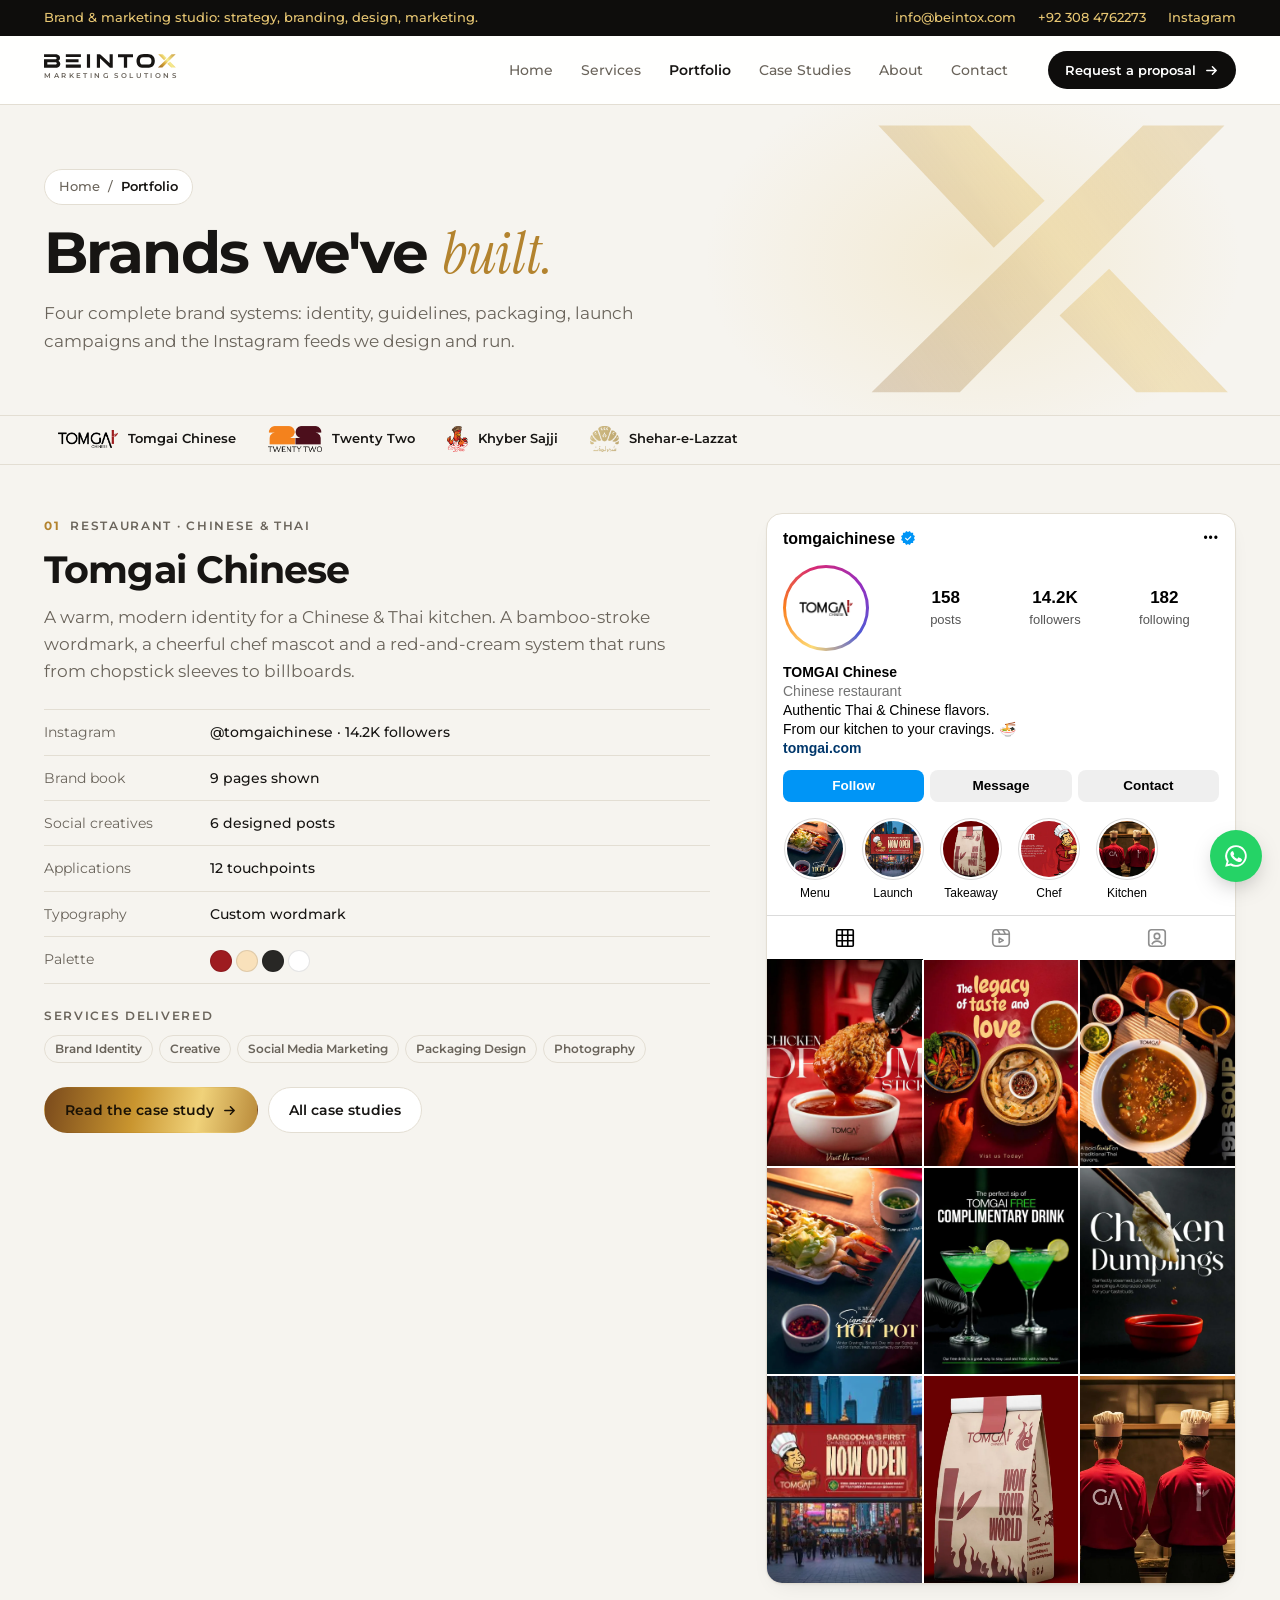
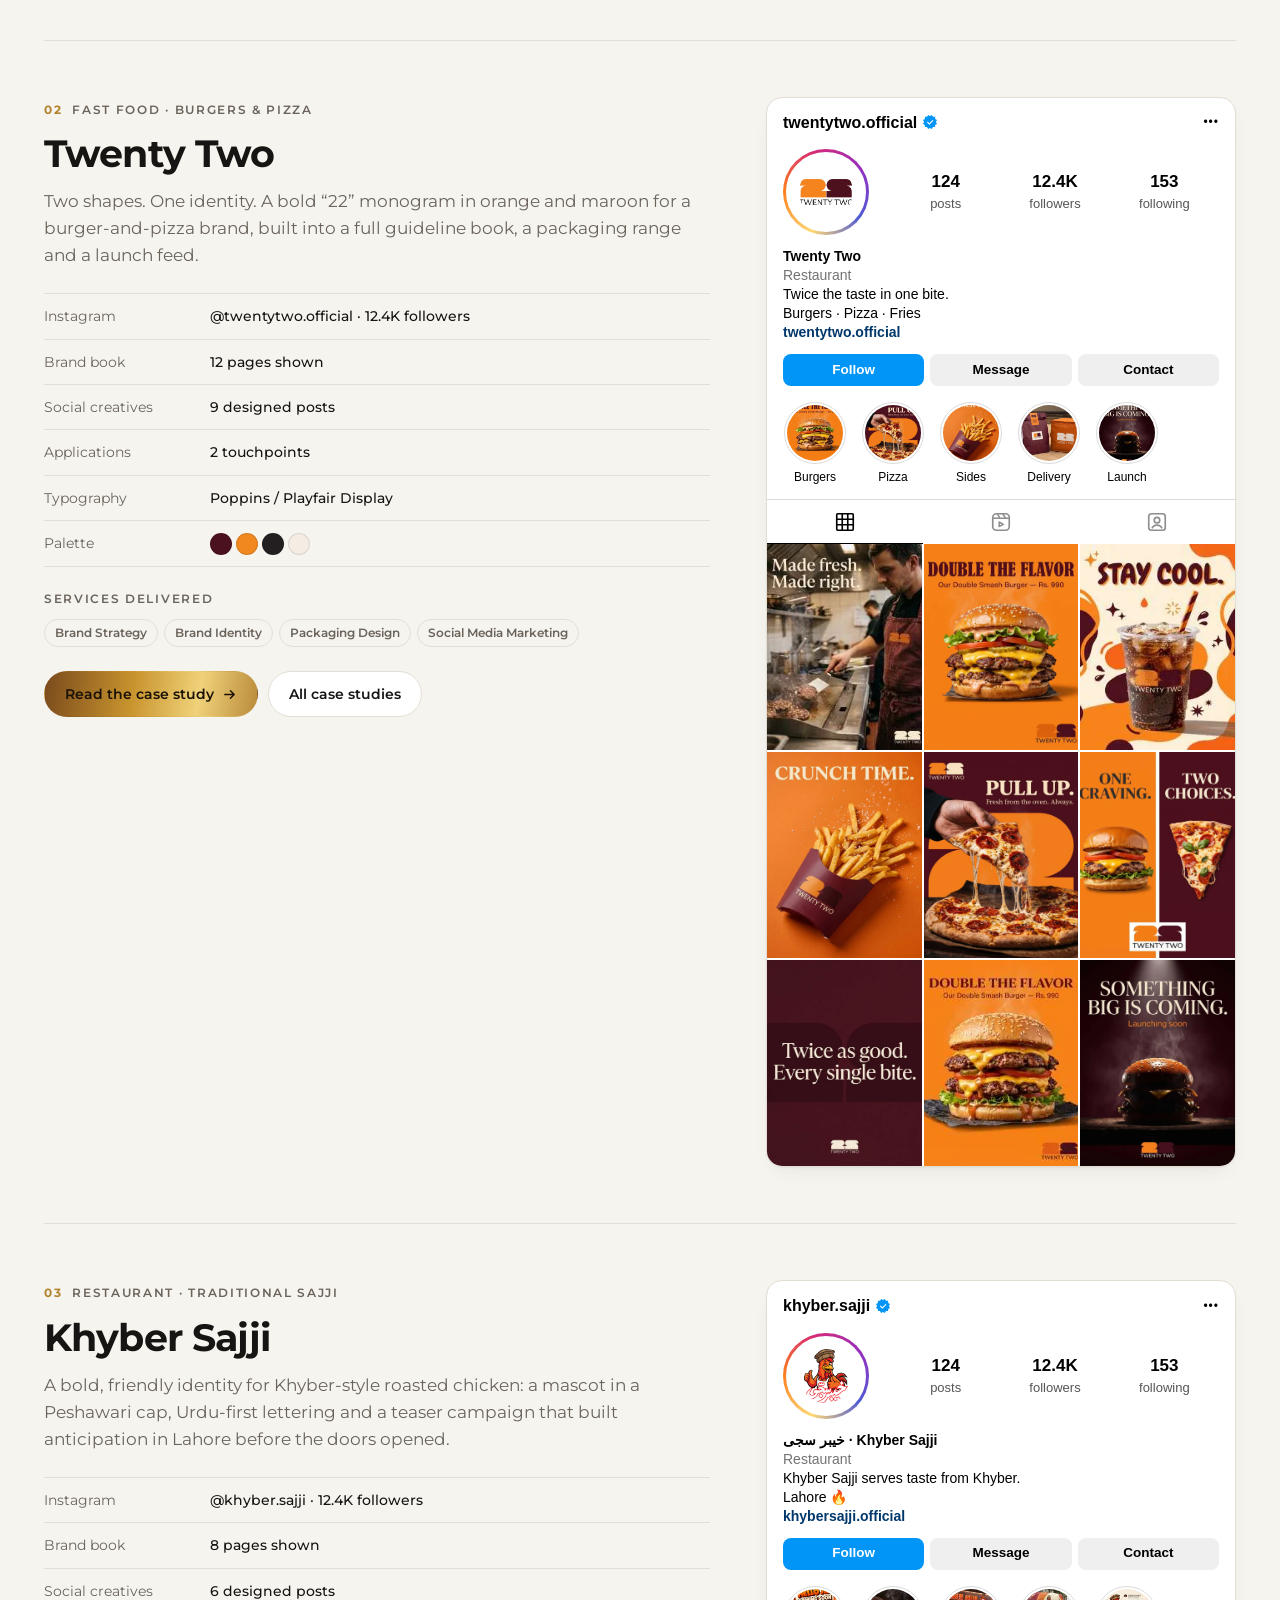
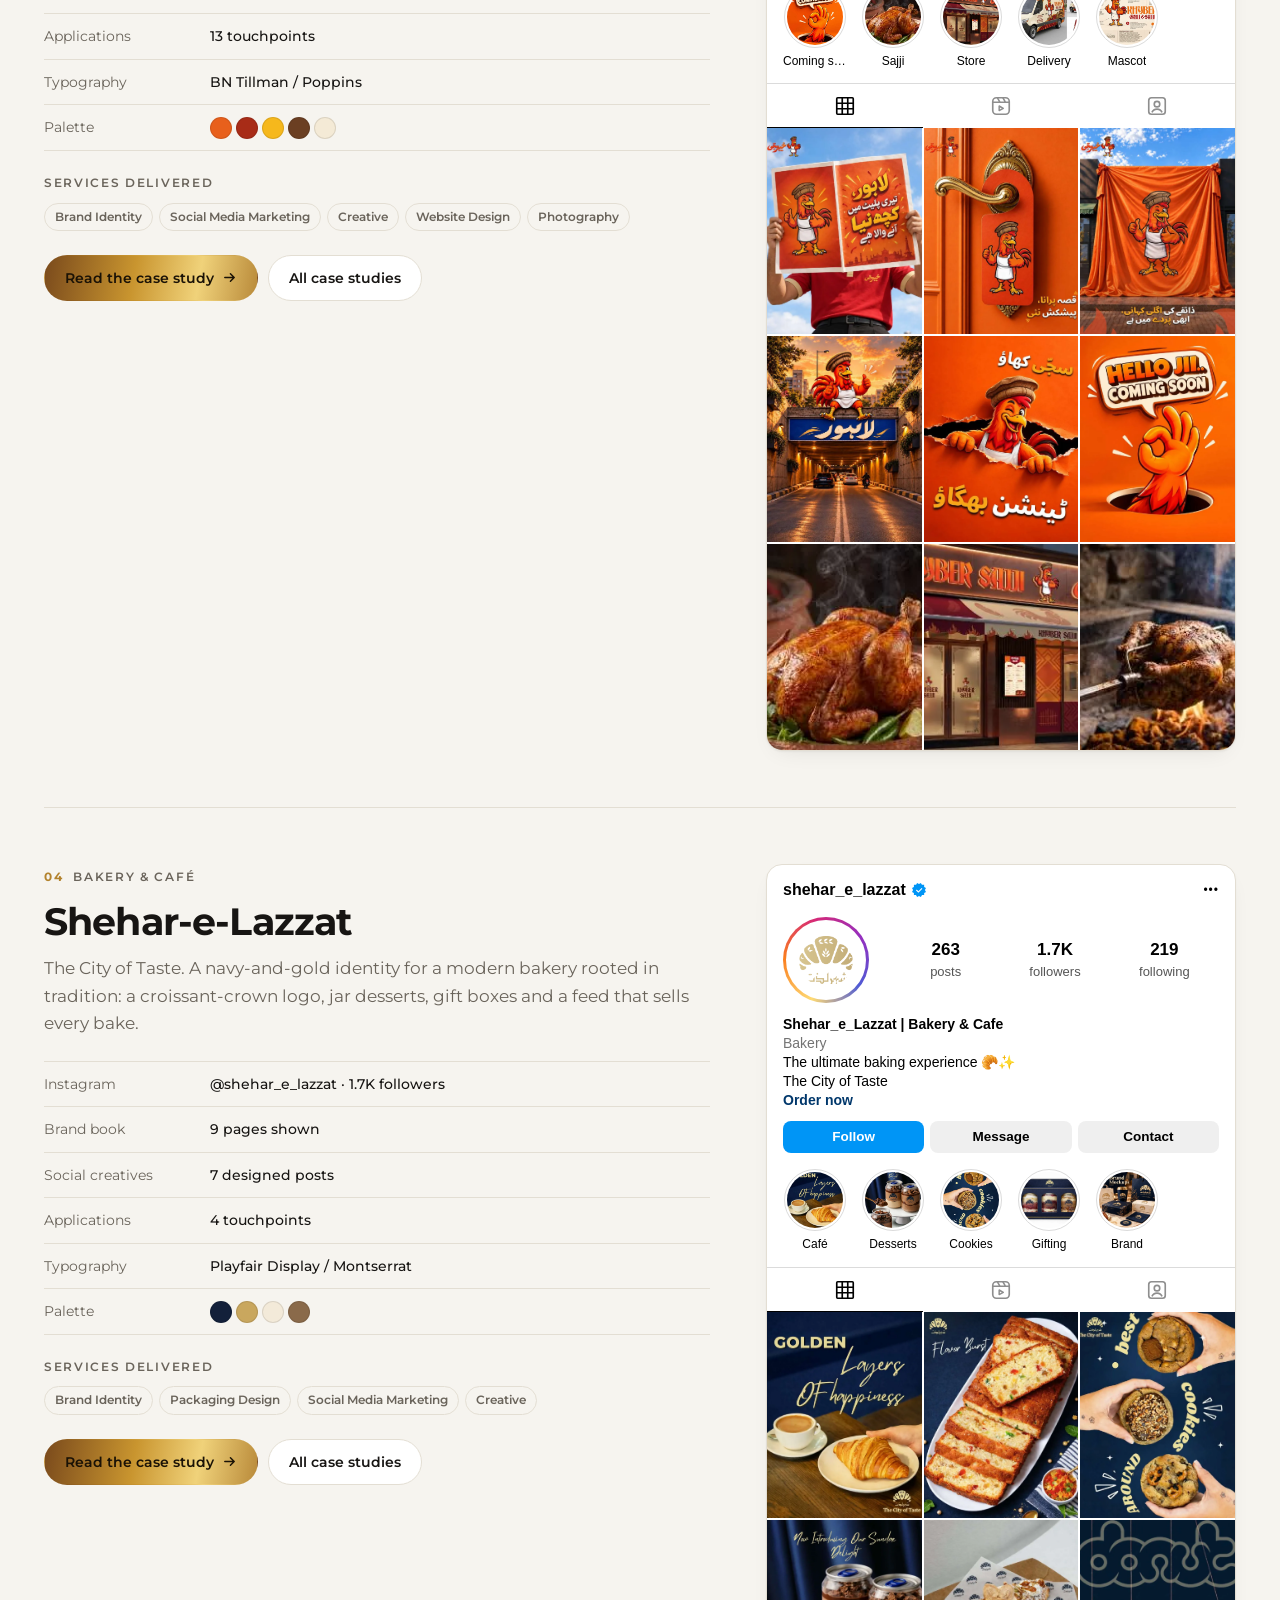
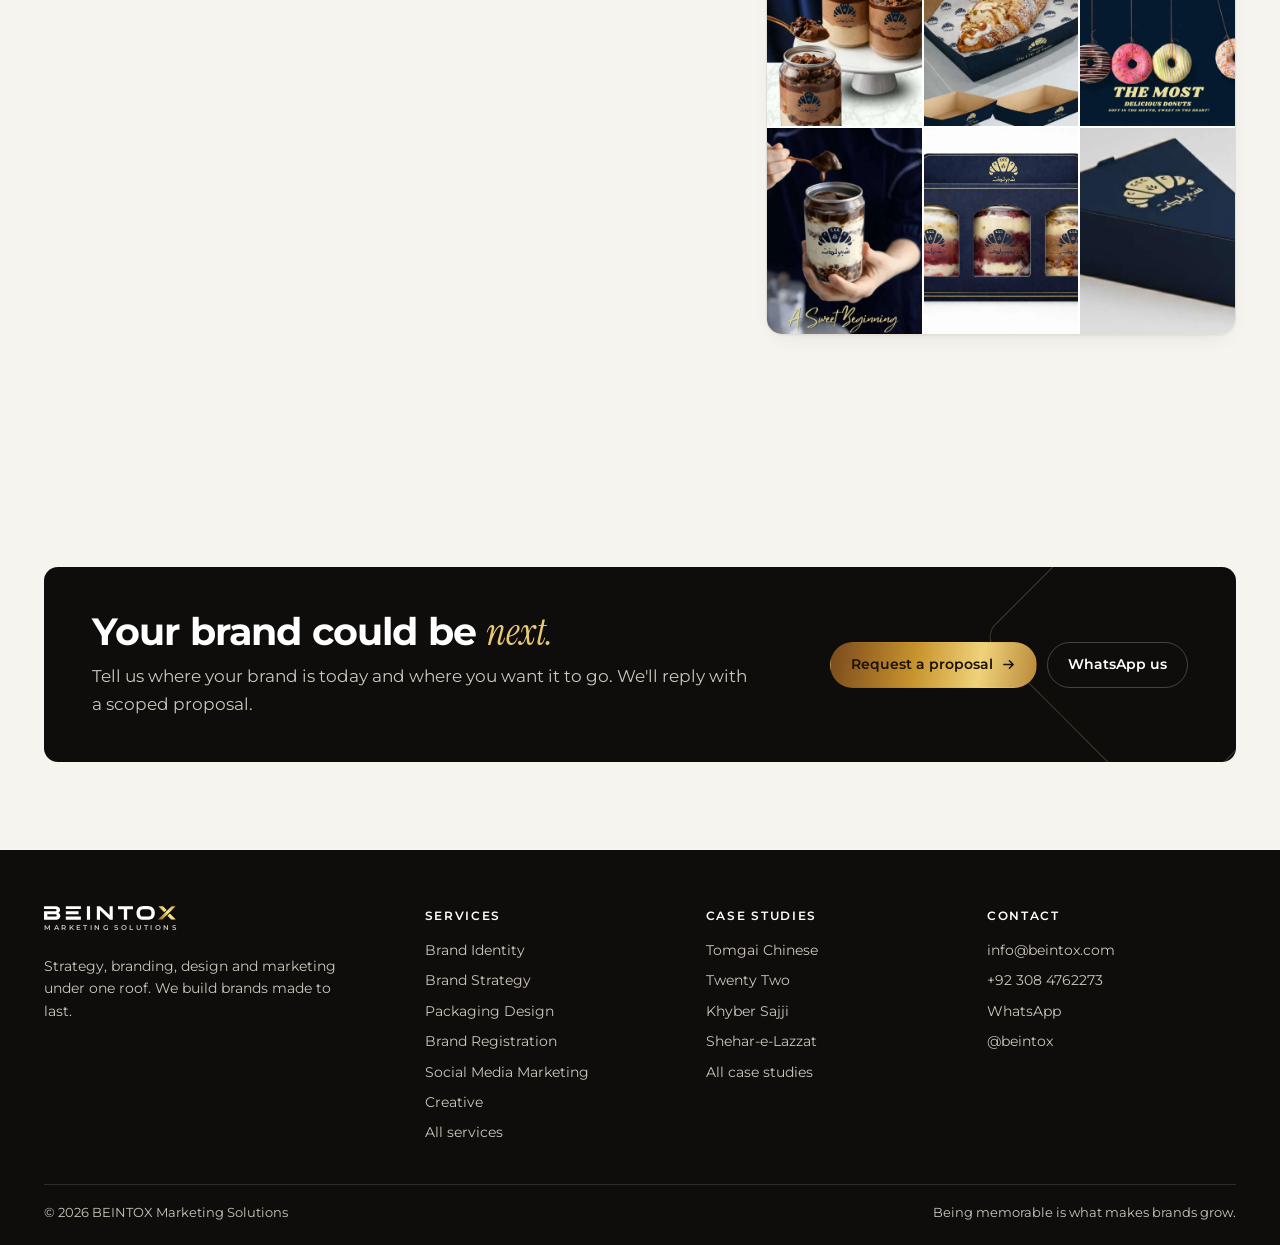
<file: portfolio.html>
<!doctype html>
<html lang="en">
<head>
<meta charset="utf-8">
<meta name="viewport" content="width=device-width, initial-scale=1">
<title>Portfolio: Brand Identity, Packaging &amp; Instagram Work | BEINTOX</title>
<meta name="description" content="Portfolio: Tomgai Chinese, Twenty Two, Khyber Sajji and Shehar-e-Lazzat. Brand identities, guidelines, packaging, launch campaigns and Instagram feeds.">
<meta name="theme-color" content="#0e0d0c">
<meta property="og:type" content="website">
<meta property="og:site_name" content="BEINTOX Marketing Solutions">
<meta property="og:title" content="Portfolio: Brand Identity, Packaging &amp; Instagram Work | BEINTOX">
<meta property="og:description" content="Portfolio: Tomgai Chinese, Twenty Two, Khyber Sajji and Shehar-e-Lazzat. Brand identities, guidelines, packaging, launch campaigns and Instagram feeds.">
<meta name="twitter:card" content="summary_large_image">
<link rel="icon" href="assets/img/favicon.svg" type="image/svg+xml">
<link rel="preconnect" href="https://fonts.googleapis.com">
<link rel="preconnect" href="https://fonts.gstatic.com" crossorigin>
<link rel="stylesheet" href="https://fonts.googleapis.com/css2?family=Fraunces:opsz,wght@9..144,400&family=Instrument+Serif:ital@1&family=Montserrat:wght@400;500;600;700&display=swap">
<link rel="stylesheet" href="assets/css/style.css?v=16">
<script>document.documentElement.classList.add("js")</script>

</head>
<body>
<svg width="0" height="0" style="position:absolute" aria-hidden="true"><defs><linearGradient id="bxg" x1="830" y1="100" x2="968" y2="0" gradientUnits="userSpaceOnUse"><stop offset="0" stop-color="#8a5a22"/><stop offset=".35" stop-color="#d9a838"/><stop offset=".55" stop-color="#f7ec8f"/><stop offset="1" stop-color="#c99a3c"/></linearGradient></defs></svg>
<a class="skip" href="#main">Skip to content</a>
<div class="topbar"><div class="wrap">
  <span class="topbar__note">Brand &amp; marketing studio: strategy, branding, design, marketing.</span>
  <ul>
    <li><a href="mailto:info@beintox.com">info@beintox.com</a></li>
    <li><a href="tel:+923084762273">+92 308 4762273</a></li>
    <li><a href="https://instagram.com/beintox" target="_blank" rel="noopener">Instagram</a></li>
  </ul>
</div></div>
<header class="nav"><div class="wrap">
  <a href="index.html" aria-label="BEINTOX home"><span class="logo"><svg viewBox="0 0 968 182" role="img" aria-label="BEINTOX Marketing Solutions"><path d="M87.84 76.57C86.23 76.99 84.54 77.25 82.88 77.25C64.01 77.3 45.14 77.29 26.27 77.29C25.73 77.29 25.19 77.18 24.34 77.08L24.34 59.9C25.91 59.9 27.26 59.9 28.61 59.9C46.09 59.89 63.56 59.86 81.04 59.9C83.25 59.91 85.51 60.15 87.67 60.62C91.83 61.54 93.62 64.47 93.72 68.55C93.83 72.71 91.94 75.52 87.84 76.57M107.12 50.43C106.96 50.33 106.96 49.96 106.84 49.58C107.18 49.25 107.56 48.86 107.96 48.5C123.17 35.01 119.78 12.41 100.94 4.82C95.02 2.43 88.18 1.47 81.74 1.38C55.86 1.01 29.97 1.23 4.08 1.24C2.85 1.24 1.62 1.37 .23 1.44L.23 22.39C1.58 22.46 2.54 22.56 3.51 22.56C27.99 22.52 52.48 22.45 76.97 22.46C80.16 22.46 83.41 22.63 86.55 23.2C90.55 23.93 92.46 26.76 92.4 30.75C92.35 34.71 90.44 37.44 86.4 38.18C84.09 38.6 81.69 38.79 79.33 38.8C54.57 38.86 29.8 38.86 5.03 38.88C3.41 38.88 1.78 38.88 .08 38.88L.08 100.76C1.53 100.85 2.76 100.98 3.98 100.98C30.98 100.99 57.99 101.01 84.99 100.93C88.47 100.92 92.02 100.7 95.41 100C107.05 97.61 115.95 91.79 118.73 79.43C121.47 67.22 117.75 57.4 107.12 50.43ZM785.91 64.32C783.36 71.67 778.25 76.97 770.45 77.26C754.13 77.86 737.76 77.87 721.44 77.33C713.34 77.05 707.86 71.85 705.28 64.1C702.41 55.48 702.44 46.72 705.09 38.12C707.83 29.22 714.92 24.19 725.14 23.76C731.99 23.47 738.85 23.71 745.71 23.71C752.56 23.7 759.43 23.45 766.27 23.76C777.64 24.28 784.7 30.45 786.98 41.57C788.55 49.22 788.49 56.86 785.91 64.32M812.63 48.09C811.81 21.2 797.61 4.33 771.46 1.73C754.31 .03 736.8 .61 719.54 1.65C705.45 2.51 693.58 9.06 685.86 21.59C678.95 32.8 677.73 45.21 678.72 57.94C680.58 81.75 694.94 97.44 718.55 100.47C727.34 101.6 736.4 100.65 745.34 100.65C745.34 100.75 745.34 100.84 745.34 100.94C753.58 100.94 761.86 101.41 770.07 100.85C791.03 99.41 806.2 87.07 810.75 67.59C812.23 61.28 812.83 54.58 812.63 48.09ZM481.19 66.45C479.88 65.39 479.11 64.84 478.42 64.21C456.71 44.25 435.01 24.27 413.27 4.34C411.96 3.15 410.39 1.48 408.88 1.42C401.81 1.11 394.72 1.28 387.48 1.28L387.48 100.68L410.51 100.68L410.51 30.58C412.94 32.85 414.64 34.43 416.32 36.03C438.05 56.79 459.77 77.56 481.52 98.3C482.6 99.33 483.93 100.77 485.19 100.82C491.54 101.08 497.91 100.94 504.27 100.94L504.27 1.59L481.19 1.59ZM542.62 23.15H585.75V100.81H609.78V22.93H652.61V1.53H542.62ZM159.89 77.56h110.59v23.06H159.89zM160.07 1.44h110.62v21.39H160.07zM314.61 1.47h23.1v99.22h-23.1zM160.05 38.44h93.35v21.6H160.05z" fill="currentColor"/><path d="M835.75 99.75H868.25L965.75 1.5H935.75Z" fill="url(#bxg)"/><path d="M838.25 1.5H872L899.5 29.25L880.75 46.5Z" fill="url(#bxg)"/><path d="M905 71.5L923.25 54.25L967 99.75H933.25Z" fill="url(#bxg)"/><text class="logo__sub" x="2" y="178" textLength="964" lengthAdjust="spacing">MARKETING SOLUTIONS</text></svg></span></a>
  <ul class="nav__links" id="nav-links"><li><a href="index.html">Home</a></li><li><a href="services.html">Services</a></li><li><a href="portfolio.html" aria-current="page">Portfolio</a></li><li><a href="case-studies.html">Case Studies</a></li><li><a href="about.html">About</a></li><li><a href="contact.html">Contact</a></li></ul>
  <a class="btn btn--dark btn--s nav__cta" href="contact.html">Request a proposal <svg viewBox="0 0 16 16" fill="none" aria-hidden="true"><path d="M3 8h10M9 4l4 4-4 4" stroke="currentColor" stroke-width="1.6" stroke-linecap="round" stroke-linejoin="round"/></svg></a>
  <button class="nav__toggle" type="button" aria-label="Menu" aria-expanded="false" aria-controls="nav-links"><svg viewBox="0 0 18 18" fill="none" aria-hidden="true"><path d="M2 5h14M2 9h14M2 13h14" stroke="currentColor" stroke-width="1.6" stroke-linecap="round"/></svg></button>
</div></header>
<main id="main">

<section class="phero"><div class="wrap">
  <nav class="crumbs" aria-label="Breadcrumb"><a href="index.html">Home</a><span>/</span><span>Portfolio</span></nav>
  <h1 class="h1">Brands we've <em>built.</em></h1>
  <p class="lead">Four complete brand systems: identity, guidelines, packaging, launch campaigns and the Instagram feeds we design and run.</p>
</div></section>
<nav class="subnav subnav--brands" aria-label="Brands"><div class="wrap"><ul><li><a href="#tomgai"><img src="assets/img/logos/tomgai.png" alt="" width="891" height="263" fetchpriority="high" decoding="async"><span>Tomgai Chinese</span></a></li><li><a href="#twenty-two"><img src="assets/img/logos/twentytwo.png" alt="" width="753" height="364" fetchpriority="high" decoding="async"><span>Twenty Two</span></a></li><li><a href="#khyber-sajji"><img src="assets/img/logos/khyber.png" alt="" width="562" height="682" fetchpriority="high" decoding="async"><span>Khyber Sajji</span></a></li><li><a href="#shehar-e-lazzat"><img src="assets/img/logos/shehar.png" alt="" width="707" height="631" fetchpriority="high" decoding="async"><span>Shehar-e-Lazzat</span></a></li></ul></div></nav>
<section class="sec" style="padding-top:40px"><div class="wrap">
  <section class="pf" id="tomgai">
  <div class="pf__info">
    <span class="eyebrow"><b>01</b> Restaurant · Chinese &amp; Thai</span>
    <h2 class="h2 mt-s"><a href="case-study-tomgai.html">Tomgai Chinese</a></h2>
    <p class="lead mt-s">A warm, modern identity for a Chinese &amp; Thai kitchen. A bamboo-stroke wordmark, a cheerful chef mascot and a red-and-cream system that runs from chopstick sleeves to billboards.</p>
    <dl class="spec mt-m">
      <div><dt>Instagram</dt><dd>@tomgaichinese · 14.2K followers</dd></div>
      <div><dt>Brand book</dt><dd>9 pages shown</dd></div>
      <div><dt>Social creatives</dt><dd>6 designed posts</dd></div>
      <div><dt>Applications</dt><dd>12 touchpoints</dd></div>
      <div><dt>Typography</dt><dd>Custom wordmark</dd></div>
      <div><dt>Palette</dt><dd><span class="spec__sw"><i title="#9E1C20" style="background:#9e1c20"></i><i title="#F9E1BB" style="background:#f9e1bb"></i><i title="#282725" style="background:#282725"></i><i title="#FFFFFF" style="background:#ffffff"></i></span></dd></div>
    </dl>
    <span class="eyebrow" style="display:block;margin:22px 0 10px">Services delivered</span>
    <div class="tags" style="margin:0"><a class="tag" href="services.html#identity">Brand Identity</a><a class="tag" href="services.html#design">Creative</a><a class="tag" href="services.html#social">Social Media Marketing</a><a class="tag" href="services.html#packaging">Packaging Design</a><a class="tag" href="services.html#photo">Photography</a></div>
    <div class="btns mt-m"><a class="btn btn--gold" href="case-study-tomgai.html">Read the case study <svg viewBox="0 0 16 16" fill="none" aria-hidden="true"><path d="M3 8h10M9 4l4 4-4 4" stroke="currentColor" stroke-width="1.6" stroke-linecap="round" stroke-linejoin="round"/></svg></a><a class="btn btn--line" href="case-studies.html">All case studies</a></div>
  </div>
  <div class="ig" aria-label="Tomgai Chinese Instagram feed designed by BEINTOX">
  <div class="ig__bar"><b>tomgaichinese</b><svg class="ig__tick" viewBox="0 0 40 40" aria-label="Verified"><path fill="#0095f6" d="M19.998 3.094 14.638 0l-2.972 5.15H5.432v6.354L0 14.64 3.094 20 0 25.359l5.432 3.137v5.905h5.975L14.638 40l5.36-3.094L25.358 40l3.232-5.6h6.162v-6.01L40 25.359 36.905 20 40 14.641l-5.248-3.03v-6.46h-6.419L25.358 0l-5.36 3.094Zm7.415 11.225 2.254 2.287-11.43 11.5-6.835-6.93 2.244-2.258 4.587 4.581 9.18-9.18Z"/></svg><span class="ig__dots" aria-hidden="true">•••</span></div>
  <div class="ig__head">
    <div class="ig__avatar"><img src="assets/img/logos/tomgai.png" alt="Tomgai Chinese profile picture" width="891" height="263" loading="lazy" decoding="async"></div>
    <ul class="ig__stats"><li><b>158</b><span>posts</span></li><li><b>14.2K</b><span>followers</span></li><li><b>182</b><span>following</span></li></ul>
  </div>
  <div class="ig__bio"><b>TOMGAI Chinese</b><span class="ig__cat">Chinese restaurant</span><span>Authentic Thai &amp; Chinese flavors.</span><span>From our kitchen to your cravings. 🍜</span><span class="ig__link">tomgai.com</span></div>
  <div class="ig__btns"><span class="ig__btn ig__btn--blue">Follow</span><span class="ig__btn">Message</span><span class="ig__btn">Contact</span></div>
  <ul class="ig__hls"><li><span class="ig__hl"><img src="assets/img/tomgai/post-hotpot.webp" alt="Menu" width="800" height="1001" loading="lazy" decoding="async"></span><small>Menu</small></li><li><span class="ig__hl"><img src="assets/img/tomgai/app-billboard-1.webp" alt="Launch" width="753" height="424" loading="lazy" decoding="async"></span><small>Launch</small></li><li><span class="ig__hl"><img src="assets/img/tomgai/pk-bag.webp" alt="Takeaway" width="1400" height="792" loading="lazy" decoding="async"></span><small>Takeaway</small></li><li><span class="ig__hl"><img src="assets/img/tomgai/bb-character.webp" alt="Chef" width="753" height="424" loading="lazy" decoding="async"></span><small>Chef</small></li><li><span class="ig__hl"><img src="assets/img/tomgai/app-chefs.webp" alt="Kitchen" width="1400" height="787" loading="lazy" decoding="async"></span><small>Kitchen</small></li></ul>
  <div class="ig__tabs"><span class="is-on"><svg viewBox="0 0 24 24" fill="none" aria-hidden="true"><rect x="3" y="3" width="18" height="18" rx="1" stroke="currentColor" stroke-width="1.8"/><path d="M9 3v18M15 3v18M3 9h18M3 15h18" stroke="currentColor" stroke-width="1.8"/></svg></span><span><svg viewBox="0 0 24 24" fill="none" aria-hidden="true"><rect x="3" y="3" width="18" height="18" rx="4" stroke="currentColor" stroke-width="1.8"/><path d="M3 8h18M8 3l3 5M14 3l3 5M10 12v5l4.5-2.5z" stroke="currentColor" stroke-width="1.6" stroke-linejoin="round"/></svg></span><span><svg viewBox="0 0 24 24" fill="none" aria-hidden="true"><rect x="3" y="3" width="18" height="18" rx="3" stroke="currentColor" stroke-width="1.8"/><circle cx="12" cy="10" r="3" stroke="currentColor" stroke-width="1.8"/><path d="M6.5 19c1-2.5 3-3.6 5.5-3.6s4.5 1.1 5.5 3.6" stroke="currentColor" stroke-width="1.8"/></svg></span></div>
  <div class="ig__grid" data-lb-group><a class="ig__tile" href="assets/img/tomgai/post-drumstick.webp" data-lb="Chicken drumstick"><img src="assets/img/tomgai/post-drumstick.webp" alt="Chicken drumstick" width="800" height="992" loading="lazy" decoding="async"><span>Chicken drumstick</span></a><a class="ig__tile" href="assets/img/tomgai/post-legacy.webp" data-lb="The legacy of taste and love"><img src="assets/img/tomgai/post-legacy.webp" alt="The legacy of taste and love" width="800" height="1001" loading="lazy" decoding="async"><span>The legacy of taste and love</span></a><a class="ig__tile" href="assets/img/tomgai/post-soup.webp" data-lb="19B soup"><img src="assets/img/tomgai/post-soup.webp" alt="19B soup" width="800" height="1001" loading="lazy" decoding="async"><span>19B soup</span></a><a class="ig__tile" href="assets/img/tomgai/post-hotpot.webp" data-lb="Signature hot pot"><img src="assets/img/tomgai/post-hotpot.webp" alt="Signature hot pot" width="800" height="1001" loading="lazy" decoding="async"><span>Signature hot pot</span></a><a class="ig__tile" href="assets/img/tomgai/post-drink.webp" data-lb="Complimentary drink"><img src="assets/img/tomgai/post-drink.webp" alt="Complimentary drink" width="800" height="1001" loading="lazy" decoding="async"><span>Complimentary drink</span></a><a class="ig__tile" href="assets/img/tomgai/post-dumplings.webp" data-lb="Chicken dumplings"><img src="assets/img/tomgai/post-dumplings.webp" alt="Chicken dumplings" width="800" height="1001" loading="lazy" decoding="async"><span>Chicken dumplings</span></a><a class="ig__tile" href="assets/img/tomgai/app-billboard-1.webp" data-lb="Now open — launch"><img src="assets/img/tomgai/app-billboard-1.webp" alt="Now open — launch" width="753" height="424" loading="lazy" decoding="async"><span>Now open — launch</span></a><a class="ig__tile" href="assets/img/tomgai/pk-bag.webp" data-lb="Wok your world — takeaway"><img src="assets/img/tomgai/pk-bag.webp" alt="Wok your world — takeaway" width="1400" height="792" loading="lazy" decoding="async"><span>Wok your world — takeaway</span></a><a class="ig__tile" href="assets/img/tomgai/app-chefs.webp" data-lb="The Tomgai kitchen"><img src="assets/img/tomgai/app-chefs.webp" alt="The Tomgai kitchen" width="1400" height="787" loading="lazy" decoding="async"><span>The Tomgai kitchen</span></a></div>
</div>
</section><section class="pf bt" id="twenty-two">
  <div class="pf__info">
    <span class="eyebrow"><b>02</b> Fast food · Burgers &amp; pizza</span>
    <h2 class="h2 mt-s"><a href="case-study-twenty-two.html">Twenty Two</a></h2>
    <p class="lead mt-s">Two shapes. One identity. A bold “22” monogram in orange and maroon for a burger-and-pizza brand, built into a full guideline book, a packaging range and a launch feed.</p>
    <dl class="spec mt-m">
      <div><dt>Instagram</dt><dd>@twentytwo.official · 12.4K followers</dd></div>
      <div><dt>Brand book</dt><dd>12 pages shown</dd></div>
      <div><dt>Social creatives</dt><dd>9 designed posts</dd></div>
      <div><dt>Applications</dt><dd>2 touchpoints</dd></div>
      <div><dt>Typography</dt><dd>Poppins / Playfair Display</dd></div>
      <div><dt>Palette</dt><dd><span class="spec__sw"><i title="Maroon" style="background:#4b111f"></i><i title="Orange" style="background:#f0871f"></i><i title="Charcoal" style="background:#231f20"></i><i title="Warm white" style="background:#f5ede4"></i></span></dd></div>
    </dl>
    <span class="eyebrow" style="display:block;margin:22px 0 10px">Services delivered</span>
    <div class="tags" style="margin:0"><a class="tag" href="services.html#strategy">Brand Strategy</a><a class="tag" href="services.html#identity">Brand Identity</a><a class="tag" href="services.html#packaging">Packaging Design</a><a class="tag" href="services.html#social">Social Media Marketing</a></div>
    <div class="btns mt-m"><a class="btn btn--gold" href="case-study-twenty-two.html">Read the case study <svg viewBox="0 0 16 16" fill="none" aria-hidden="true"><path d="M3 8h10M9 4l4 4-4 4" stroke="currentColor" stroke-width="1.6" stroke-linecap="round" stroke-linejoin="round"/></svg></a><a class="btn btn--line" href="case-studies.html">All case studies</a></div>
  </div>
  <div class="ig" aria-label="Twenty Two Instagram feed designed by BEINTOX">
  <div class="ig__bar"><b>twentytwo.official</b><svg class="ig__tick" viewBox="0 0 40 40" aria-label="Verified"><path fill="#0095f6" d="M19.998 3.094 14.638 0l-2.972 5.15H5.432v6.354L0 14.64 3.094 20 0 25.359l5.432 3.137v5.905h5.975L14.638 40l5.36-3.094L25.358 40l3.232-5.6h6.162v-6.01L40 25.359 36.905 20 40 14.641l-5.248-3.03v-6.46h-6.419L25.358 0l-5.36 3.094Zm7.415 11.225 2.254 2.287-11.43 11.5-6.835-6.93 2.244-2.258 4.587 4.581 9.18-9.18Z"/></svg><span class="ig__dots" aria-hidden="true">•••</span></div>
  <div class="ig__head">
    <div class="ig__avatar"><img src="assets/img/logos/twentytwo.png" alt="Twenty Two profile picture" width="753" height="364" loading="lazy" decoding="async"></div>
    <ul class="ig__stats"><li><b>124</b><span>posts</span></li><li><b>12.4K</b><span>followers</span></li><li><b>153</b><span>following</span></li></ul>
  </div>
  <div class="ig__bio"><b>Twenty Two</b><span class="ig__cat">Restaurant</span><span>Twice the taste in one bite.</span><span>Burgers · Pizza · Fries</span><span class="ig__link">twentytwo.official</span></div>
  <div class="ig__btns"><span class="ig__btn ig__btn--blue">Follow</span><span class="ig__btn">Message</span><span class="ig__btn">Contact</span></div>
  <ul class="ig__hls"><li><span class="ig__hl"><img src="assets/img/twentytwo/post-double.webp" alt="Burgers" width="800" height="991" loading="lazy" decoding="async"></span><small>Burgers</small></li><li><span class="ig__hl"><img src="assets/img/twentytwo/post-pull-up.webp" alt="Pizza" width="800" height="991" loading="lazy" decoding="async"></span><small>Pizza</small></li><li><span class="ig__hl"><img src="assets/img/twentytwo/post-crunch.webp" alt="Sides" width="800" height="991" loading="lazy" decoding="async"></span><small>Sides</small></li><li><span class="ig__hl"><img src="assets/img/twentytwo/pk-delivery.webp" alt="Delivery" width="1600" height="887" loading="lazy" decoding="async"></span><small>Delivery</small></li><li><span class="ig__hl"><img src="assets/img/twentytwo/post-coming.webp" alt="Launch" width="800" height="991" loading="lazy" decoding="async"></span><small>Launch</small></li></ul>
  <div class="ig__tabs"><span class="is-on"><svg viewBox="0 0 24 24" fill="none" aria-hidden="true"><rect x="3" y="3" width="18" height="18" rx="1" stroke="currentColor" stroke-width="1.8"/><path d="M9 3v18M15 3v18M3 9h18M3 15h18" stroke="currentColor" stroke-width="1.8"/></svg></span><span><svg viewBox="0 0 24 24" fill="none" aria-hidden="true"><rect x="3" y="3" width="18" height="18" rx="4" stroke="currentColor" stroke-width="1.8"/><path d="M3 8h18M8 3l3 5M14 3l3 5M10 12v5l4.5-2.5z" stroke="currentColor" stroke-width="1.6" stroke-linejoin="round"/></svg></span><span><svg viewBox="0 0 24 24" fill="none" aria-hidden="true"><rect x="3" y="3" width="18" height="18" rx="3" stroke="currentColor" stroke-width="1.8"/><circle cx="12" cy="10" r="3" stroke="currentColor" stroke-width="1.8"/><path d="M6.5 19c1-2.5 3-3.6 5.5-3.6s4.5 1.1 5.5 3.6" stroke="currentColor" stroke-width="1.8"/></svg></span></div>
  <div class="ig__grid" data-lb-group><a class="ig__tile" href="assets/img/twentytwo/post-made-fresh.webp" data-lb="Made fresh, made right"><img src="assets/img/twentytwo/post-made-fresh.webp" alt="Made fresh, made right" width="227" height="279" loading="lazy" decoding="async"><span>Made fresh, made right</span></a><a class="ig__tile" href="assets/img/twentytwo/post-double.webp" data-lb="Double the flavor"><img src="assets/img/twentytwo/post-double.webp" alt="Double the flavor" width="800" height="991" loading="lazy" decoding="async"><span>Double the flavor</span></a><a class="ig__tile" href="assets/img/twentytwo/post-stay-cool.webp" data-lb="Stay cool"><img src="assets/img/twentytwo/post-stay-cool.webp" alt="Stay cool" width="227" height="279" loading="lazy" decoding="async"><span>Stay cool</span></a><a class="ig__tile" href="assets/img/twentytwo/post-crunch.webp" data-lb="Crunch time"><img src="assets/img/twentytwo/post-crunch.webp" alt="Crunch time" width="800" height="991" loading="lazy" decoding="async"><span>Crunch time</span></a><a class="ig__tile" href="assets/img/twentytwo/post-pull-up.webp" data-lb="Pull up"><img src="assets/img/twentytwo/post-pull-up.webp" alt="Pull up" width="800" height="991" loading="lazy" decoding="async"><span>Pull up</span></a><a class="ig__tile" href="assets/img/twentytwo/post-choices.webp" data-lb="One craving, two choices"><img src="assets/img/twentytwo/post-choices.webp" alt="One craving, two choices" width="800" height="991" loading="lazy" decoding="async"><span>One craving, two choices</span></a><a class="ig__tile" href="assets/img/twentytwo/post-twice.webp" data-lb="Twice as good"><img src="assets/img/twentytwo/post-twice.webp" alt="Twice as good" width="800" height="991" loading="lazy" decoding="async"><span>Twice as good</span></a><a class="ig__tile" href="assets/img/twentytwo/post-double-2.webp" data-lb="Double smash burger"><img src="assets/img/twentytwo/post-double-2.webp" alt="Double smash burger" width="227" height="279" loading="lazy" decoding="async"><span>Double smash burger</span></a><a class="ig__tile" href="assets/img/twentytwo/post-coming.webp" data-lb="Something big is coming"><img src="assets/img/twentytwo/post-coming.webp" alt="Something big is coming" width="800" height="991" loading="lazy" decoding="async"><span>Something big is coming</span></a></div>
</div>
</section><section class="pf bt" id="khyber-sajji">
  <div class="pf__info">
    <span class="eyebrow"><b>03</b> Restaurant · Traditional sajji</span>
    <h2 class="h2 mt-s"><a href="case-study-khyber-sajji.html">Khyber Sajji</a></h2>
    <p class="lead mt-s">A bold, friendly identity for Khyber-style roasted chicken: a mascot in a Peshawari cap, Urdu-first lettering and a teaser campaign that built anticipation in Lahore before the doors opened.</p>
    <dl class="spec mt-m">
      <div><dt>Instagram</dt><dd>@khyber.sajji · 12.4K followers</dd></div>
      <div><dt>Brand book</dt><dd>8 pages shown</dd></div>
      <div><dt>Social creatives</dt><dd>6 designed posts</dd></div>
      <div><dt>Applications</dt><dd>13 touchpoints</dd></div>
      <div><dt>Typography</dt><dd>BN Tillman / Poppins</dd></div>
      <div><dt>Palette</dt><dd><span class="spec__sw"><i title="Warm orange" style="background:#e8601c"></i><i title="Deep red" style="background:#a82c17"></i><i title="Golden yellow" style="background:#f6b81c"></i><i title="Dark brown" style="background:#6b3f22"></i><i title="Cream" style="background:#f4ead6"></i></span></dd></div>
    </dl>
    <span class="eyebrow" style="display:block;margin:22px 0 10px">Services delivered</span>
    <div class="tags" style="margin:0"><a class="tag" href="services.html#identity">Brand Identity</a><a class="tag" href="services.html#social">Social Media Marketing</a><a class="tag" href="services.html#design">Creative</a><a class="tag" href="services.html#web">Website Design</a><a class="tag" href="services.html#photo">Photography</a></div>
    <div class="btns mt-m"><a class="btn btn--gold" href="case-study-khyber-sajji.html">Read the case study <svg viewBox="0 0 16 16" fill="none" aria-hidden="true"><path d="M3 8h10M9 4l4 4-4 4" stroke="currentColor" stroke-width="1.6" stroke-linecap="round" stroke-linejoin="round"/></svg></a><a class="btn btn--line" href="case-studies.html">All case studies</a></div>
  </div>
  <div class="ig" aria-label="Khyber Sajji Instagram feed designed by BEINTOX">
  <div class="ig__bar"><b>khyber.sajji</b><svg class="ig__tick" viewBox="0 0 40 40" aria-label="Verified"><path fill="#0095f6" d="M19.998 3.094 14.638 0l-2.972 5.15H5.432v6.354L0 14.64 3.094 20 0 25.359l5.432 3.137v5.905h5.975L14.638 40l5.36-3.094L25.358 40l3.232-5.6h6.162v-6.01L40 25.359 36.905 20 40 14.641l-5.248-3.03v-6.46h-6.419L25.358 0l-5.36 3.094Zm7.415 11.225 2.254 2.287-11.43 11.5-6.835-6.93 2.244-2.258 4.587 4.581 9.18-9.18Z"/></svg><span class="ig__dots" aria-hidden="true">•••</span></div>
  <div class="ig__head">
    <div class="ig__avatar"><img src="assets/img/logos/khyber.png" alt="Khyber Sajji profile picture" width="562" height="682" loading="lazy" decoding="async"></div>
    <ul class="ig__stats"><li><b>124</b><span>posts</span></li><li><b>12.4K</b><span>followers</span></li><li><b>153</b><span>following</span></li></ul>
  </div>
  <div class="ig__bio"><b>خیبر سجی · Khyber Sajji</b><span class="ig__cat">Restaurant</span><span>Khyber Sajji serves taste from Khyber.</span><span>Lahore 🔥</span><span class="ig__link">khybersajji.official</span></div>
  <div class="ig__btns"><span class="ig__btn ig__btn--blue">Follow</span><span class="ig__btn">Message</span><span class="ig__btn">Contact</span></div>
  <ul class="ig__hls"><li><span class="ig__hl"><img src="assets/img/khyber/post-hello-jii.webp" alt="Coming soon" width="800" height="1008" loading="lazy" decoding="async"></span><small>Coming soon</small></li><li><span class="ig__hl"><img src="assets/img/khyber/photo-roast.webp" alt="Sajji" width="379" height="213" loading="lazy" decoding="async"></span><small>Sajji</small></li><li><span class="ig__hl"><img src="assets/img/khyber/app-storefront.webp" alt="Store" width="759" height="425" loading="lazy" decoding="async"></span><small>Store</small></li><li><span class="ig__hl"><img src="assets/img/khyber/app-van.webp" alt="Delivery" width="755" height="424" loading="lazy" decoding="async"></span><small>Delivery</small></li><li><span class="ig__hl"><img src="assets/img/khyber/bb-mascot.webp" alt="Mascot" width="652" height="435" loading="lazy" decoding="async"></span><small>Mascot</small></li></ul>
  <div class="ig__tabs"><span class="is-on"><svg viewBox="0 0 24 24" fill="none" aria-hidden="true"><rect x="3" y="3" width="18" height="18" rx="1" stroke="currentColor" stroke-width="1.8"/><path d="M9 3v18M15 3v18M3 9h18M3 15h18" stroke="currentColor" stroke-width="1.8"/></svg></span><span><svg viewBox="0 0 24 24" fill="none" aria-hidden="true"><rect x="3" y="3" width="18" height="18" rx="4" stroke="currentColor" stroke-width="1.8"/><path d="M3 8h18M8 3l3 5M14 3l3 5M10 12v5l4.5-2.5z" stroke="currentColor" stroke-width="1.6" stroke-linejoin="round"/></svg></span><span><svg viewBox="0 0 24 24" fill="none" aria-hidden="true"><rect x="3" y="3" width="18" height="18" rx="3" stroke="currentColor" stroke-width="1.8"/><circle cx="12" cy="10" r="3" stroke="currentColor" stroke-width="1.8"/><path d="M6.5 19c1-2.5 3-3.6 5.5-3.6s4.5 1.1 5.5 3.6" stroke="currentColor" stroke-width="1.8"/></svg></span></div>
  <div class="ig__grid" data-lb-group><a class="ig__tile" href="assets/img/khyber/post-newspaper.webp" data-lb="Lahore, something new is coming"><img src="assets/img/khyber/post-newspaper.webp" alt="Lahore, something new is coming" width="800" height="993" loading="lazy" decoding="async"><span>Lahore, something new is coming</span></a><a class="ig__tile" href="assets/img/khyber/post-door.webp" data-lb="The door hanger"><img src="assets/img/khyber/post-door.webp" alt="The door hanger" width="800" height="1000" loading="lazy" decoding="async"><span>The door hanger</span></a><a class="ig__tile" href="assets/img/khyber/post-curtain.webp" data-lb="Behind the curtain"><img src="assets/img/khyber/post-curtain.webp" alt="Behind the curtain" width="800" height="995" loading="lazy" decoding="async"><span>Behind the curtain</span></a><a class="ig__tile" href="assets/img/khyber/post-lahore.webp" data-lb="Lahore"><img src="assets/img/khyber/post-lahore.webp" alt="Lahore" width="800" height="994" loading="lazy" decoding="async"><span>Lahore</span></a><a class="ig__tile" href="assets/img/khyber/post-tension.webp" data-lb="Tension bhagao"><img src="assets/img/khyber/post-tension.webp" alt="Tension bhagao" width="800" height="999" loading="lazy" decoding="async"><span>Tension bhagao</span></a><a class="ig__tile" href="assets/img/khyber/post-hello-jii.webp" data-lb="Hello Jii, coming soon"><img src="assets/img/khyber/post-hello-jii.webp" alt="Hello Jii, coming soon" width="800" height="1008" loading="lazy" decoding="async"><span>Hello Jii, coming soon</span></a><a class="ig__tile" href="assets/img/khyber/photo-roast.webp" data-lb="Signature sajji"><img src="assets/img/khyber/photo-roast.webp" alt="Signature sajji" width="379" height="213" loading="lazy" decoding="async"><span>Signature sajji</span></a><a class="ig__tile" href="assets/img/khyber/app-storefront.webp" data-lb="The storefront"><img src="assets/img/khyber/app-storefront.webp" alt="The storefront" width="759" height="425" loading="lazy" decoding="async"><span>The storefront</span></a><a class="ig__tile" href="assets/img/khyber/photo-grill.webp" data-lb="On the fire"><img src="assets/img/khyber/photo-grill.webp" alt="On the fire" width="379" height="213" loading="lazy" decoding="async"><span>On the fire</span></a></div>
</div>
</section><section class="pf bt" id="shehar-e-lazzat">
  <div class="pf__info">
    <span class="eyebrow"><b>04</b> Bakery &amp; café</span>
    <h2 class="h2 mt-s"><a href="case-study-shehar-e-lazzat.html">Shehar-e-Lazzat</a></h2>
    <p class="lead mt-s">The City of Taste. A navy-and-gold identity for a modern bakery rooted in tradition: a croissant-crown logo, jar desserts, gift boxes and a feed that sells every bake.</p>
    <dl class="spec mt-m">
      <div><dt>Instagram</dt><dd>@shehar_e_lazzat · 1.7K followers</dd></div>
      <div><dt>Brand book</dt><dd>9 pages shown</dd></div>
      <div><dt>Social creatives</dt><dd>7 designed posts</dd></div>
      <div><dt>Applications</dt><dd>4 touchpoints</dd></div>
      <div><dt>Typography</dt><dd>Playfair Display / Montserrat</dd></div>
      <div><dt>Palette</dt><dd><span class="spec__sw"><i title="Royal navy" style="background:#13203a"></i><i title="Gold" style="background:#c9a75e"></i><i title="Cream" style="background:#f3ead9"></i><i title="Warm taupe" style="background:#8a6a4a"></i></span></dd></div>
    </dl>
    <span class="eyebrow" style="display:block;margin:22px 0 10px">Services delivered</span>
    <div class="tags" style="margin:0"><a class="tag" href="services.html#identity">Brand Identity</a><a class="tag" href="services.html#packaging">Packaging Design</a><a class="tag" href="services.html#social">Social Media Marketing</a><a class="tag" href="services.html#design">Creative</a></div>
    <div class="btns mt-m"><a class="btn btn--gold" href="case-study-shehar-e-lazzat.html">Read the case study <svg viewBox="0 0 16 16" fill="none" aria-hidden="true"><path d="M3 8h10M9 4l4 4-4 4" stroke="currentColor" stroke-width="1.6" stroke-linecap="round" stroke-linejoin="round"/></svg></a><a class="btn btn--line" href="case-studies.html">All case studies</a></div>
  </div>
  <div class="ig" aria-label="Shehar-e-Lazzat Instagram feed designed by BEINTOX">
  <div class="ig__bar"><b>shehar_e_lazzat</b><svg class="ig__tick" viewBox="0 0 40 40" aria-label="Verified"><path fill="#0095f6" d="M19.998 3.094 14.638 0l-2.972 5.15H5.432v6.354L0 14.64 3.094 20 0 25.359l5.432 3.137v5.905h5.975L14.638 40l5.36-3.094L25.358 40l3.232-5.6h6.162v-6.01L40 25.359 36.905 20 40 14.641l-5.248-3.03v-6.46h-6.419L25.358 0l-5.36 3.094Zm7.415 11.225 2.254 2.287-11.43 11.5-6.835-6.93 2.244-2.258 4.587 4.581 9.18-9.18Z"/></svg><span class="ig__dots" aria-hidden="true">•••</span></div>
  <div class="ig__head">
    <div class="ig__avatar"><img src="assets/img/logos/shehar.png" alt="Shehar-e-Lazzat profile picture" width="707" height="631" loading="lazy" decoding="async"></div>
    <ul class="ig__stats"><li><b>263</b><span>posts</span></li><li><b>1.7K</b><span>followers</span></li><li><b>219</b><span>following</span></li></ul>
  </div>
  <div class="ig__bio"><b>Shehar_e_Lazzat | Bakery &amp; Cafe</b><span class="ig__cat">Bakery</span><span>The ultimate baking experience 🥐✨</span><span>The City of Taste</span><span class="ig__link">Order now</span></div>
  <div class="ig__btns"><span class="ig__btn ig__btn--blue">Follow</span><span class="ig__btn">Message</span><span class="ig__btn">Contact</span></div>
  <ul class="ig__hls"><li><span class="ig__hl"><img src="assets/img/shehar/post-golden-layers.webp" alt="Café" width="800" height="1000" loading="lazy" decoding="async"></span><small>Café</small></li><li><span class="ig__hl"><img src="assets/img/shehar/post-sundae.webp" alt="Desserts" width="800" height="1000" loading="lazy" decoding="async"></span><small>Desserts</small></li><li><span class="ig__hl"><img src="assets/img/shehar/post-cookies.webp" alt="Cookies" width="800" height="1001" loading="lazy" decoding="async"></span><small>Cookies</small></li><li><span class="ig__hl"><img src="assets/img/shehar/pk-jar-box.webp" alt="Gifting" width="1400" height="1058" loading="lazy" decoding="async"></span><small>Gifting</small></li><li><span class="ig__hl"><img src="assets/img/shehar/app-mockups.webp" alt="Brand" width="933" height="622" loading="lazy" decoding="async"></span><small>Brand</small></li></ul>
  <div class="ig__tabs"><span class="is-on"><svg viewBox="0 0 24 24" fill="none" aria-hidden="true"><rect x="3" y="3" width="18" height="18" rx="1" stroke="currentColor" stroke-width="1.8"/><path d="M9 3v18M15 3v18M3 9h18M3 15h18" stroke="currentColor" stroke-width="1.8"/></svg></span><span><svg viewBox="0 0 24 24" fill="none" aria-hidden="true"><rect x="3" y="3" width="18" height="18" rx="4" stroke="currentColor" stroke-width="1.8"/><path d="M3 8h18M8 3l3 5M14 3l3 5M10 12v5l4.5-2.5z" stroke="currentColor" stroke-width="1.6" stroke-linejoin="round"/></svg></span><span><svg viewBox="0 0 24 24" fill="none" aria-hidden="true"><rect x="3" y="3" width="18" height="18" rx="3" stroke="currentColor" stroke-width="1.8"/><circle cx="12" cy="10" r="3" stroke="currentColor" stroke-width="1.8"/><path d="M6.5 19c1-2.5 3-3.6 5.5-3.6s4.5 1.1 5.5 3.6" stroke="currentColor" stroke-width="1.8"/></svg></span></div>
  <div class="ig__grid" data-lb-group><a class="ig__tile" href="assets/img/shehar/post-golden-layers.webp" data-lb="Golden layers of happiness"><img src="assets/img/shehar/post-golden-layers.webp" alt="Golden layers of happiness" width="800" height="1000" loading="lazy" decoding="async"><span>Golden layers of happiness</span></a><a class="ig__tile" href="assets/img/shehar/post-flavor-burst.webp" data-lb="Flavor burst"><img src="assets/img/shehar/post-flavor-burst.webp" alt="Flavor burst" width="800" height="1000" loading="lazy" decoding="async"><span>Flavor burst</span></a><a class="ig__tile" href="assets/img/shehar/post-cookies.webp" data-lb="Best cookies around"><img src="assets/img/shehar/post-cookies.webp" alt="Best cookies around" width="800" height="1001" loading="lazy" decoding="async"><span>Best cookies around</span></a><a class="ig__tile" href="assets/img/shehar/post-sundae.webp" data-lb="Sundae delight"><img src="assets/img/shehar/post-sundae.webp" alt="Sundae delight" width="800" height="1000" loading="lazy" decoding="async"><span>Sundae delight</span></a><a class="ig__tile" href="assets/img/shehar/post-croissant-box.webp" data-lb="Croissant box"><img src="assets/img/shehar/post-croissant-box.webp" alt="Croissant box" width="800" height="997" loading="lazy" decoding="async"><span>Croissant box</span></a><a class="ig__tile" href="assets/img/shehar/post-donuts.webp" data-lb="The most delicious donuts"><img src="assets/img/shehar/post-donuts.webp" alt="The most delicious donuts" width="800" height="1000" loading="lazy" decoding="async"><span>The most delicious donuts</span></a><a class="ig__tile" href="assets/img/shehar/post-sweet-beginning.webp" data-lb="A sweet beginning"><img src="assets/img/shehar/post-sweet-beginning.webp" alt="A sweet beginning" width="800" height="1000" loading="lazy" decoding="async"><span>A sweet beginning</span></a><a class="ig__tile" href="assets/img/shehar/pk-jar-box.webp" data-lb="Dessert jar gift box"><img src="assets/img/shehar/pk-jar-box.webp" alt="Dessert jar gift box" width="1400" height="1058" loading="lazy" decoding="async"><span>Dessert jar gift box</span></a><a class="ig__tile" href="assets/img/shehar/pk-slice-box.webp" data-lb="Cake slice box"><img src="assets/img/shehar/pk-slice-box.webp" alt="Cake slice box" width="887" height="445" loading="lazy" decoding="async"><span>Cake slice box</span></a></div>
</div>
</section>
</div></section>
<section class="sec"><div class="wrap"><div class="cta">
  <div><h2 class="h2">Your brand could be <em>next.</em></h2><p class="lead">Tell us where your brand is today and where you want it to go. We'll reply with a scoped proposal.</p></div>
  <div class="btns"><a class="btn btn--gold" href="contact.html">Request a proposal <svg viewBox="0 0 16 16" fill="none" aria-hidden="true"><path d="M3 8h10M9 4l4 4-4 4" stroke="currentColor" stroke-width="1.6" stroke-linecap="round" stroke-linejoin="round"/></svg></a>
  <a class="btn btn--ghost" href="https://wa.me/923084762273" target="_blank" rel="noopener">WhatsApp us</a></div>
</div></div></section>

</main>
<footer class="footer"><div class="wrap">
  <div class="footer__grid">
    <div class="footer__brand"><span class="logo logo--light"><svg viewBox="0 0 968 182" role="img" aria-label="BEINTOX Marketing Solutions"><path d="M87.84 76.57C86.23 76.99 84.54 77.25 82.88 77.25C64.01 77.3 45.14 77.29 26.27 77.29C25.73 77.29 25.19 77.18 24.34 77.08L24.34 59.9C25.91 59.9 27.26 59.9 28.61 59.9C46.09 59.89 63.56 59.86 81.04 59.9C83.25 59.91 85.51 60.15 87.67 60.62C91.83 61.54 93.62 64.47 93.72 68.55C93.83 72.71 91.94 75.52 87.84 76.57M107.12 50.43C106.96 50.33 106.96 49.96 106.84 49.58C107.18 49.25 107.56 48.86 107.96 48.5C123.17 35.01 119.78 12.41 100.94 4.82C95.02 2.43 88.18 1.47 81.74 1.38C55.86 1.01 29.97 1.23 4.08 1.24C2.85 1.24 1.62 1.37 .23 1.44L.23 22.39C1.58 22.46 2.54 22.56 3.51 22.56C27.99 22.52 52.48 22.45 76.97 22.46C80.16 22.46 83.41 22.63 86.55 23.2C90.55 23.93 92.46 26.76 92.4 30.75C92.35 34.71 90.44 37.44 86.4 38.18C84.09 38.6 81.69 38.79 79.33 38.8C54.57 38.86 29.8 38.86 5.03 38.88C3.41 38.88 1.78 38.88 .08 38.88L.08 100.76C1.53 100.85 2.76 100.98 3.98 100.98C30.98 100.99 57.99 101.01 84.99 100.93C88.47 100.92 92.02 100.7 95.41 100C107.05 97.61 115.95 91.79 118.73 79.43C121.47 67.22 117.75 57.4 107.12 50.43ZM785.91 64.32C783.36 71.67 778.25 76.97 770.45 77.26C754.13 77.86 737.76 77.87 721.44 77.33C713.34 77.05 707.86 71.85 705.28 64.1C702.41 55.48 702.44 46.72 705.09 38.12C707.83 29.22 714.92 24.19 725.14 23.76C731.99 23.47 738.85 23.71 745.71 23.71C752.56 23.7 759.43 23.45 766.27 23.76C777.64 24.28 784.7 30.45 786.98 41.57C788.55 49.22 788.49 56.86 785.91 64.32M812.63 48.09C811.81 21.2 797.61 4.33 771.46 1.73C754.31 .03 736.8 .61 719.54 1.65C705.45 2.51 693.58 9.06 685.86 21.59C678.95 32.8 677.73 45.21 678.72 57.94C680.58 81.75 694.94 97.44 718.55 100.47C727.34 101.6 736.4 100.65 745.34 100.65C745.34 100.75 745.34 100.84 745.34 100.94C753.58 100.94 761.86 101.41 770.07 100.85C791.03 99.41 806.2 87.07 810.75 67.59C812.23 61.28 812.83 54.58 812.63 48.09ZM481.19 66.45C479.88 65.39 479.11 64.84 478.42 64.21C456.71 44.25 435.01 24.27 413.27 4.34C411.96 3.15 410.39 1.48 408.88 1.42C401.81 1.11 394.72 1.28 387.48 1.28L387.48 100.68L410.51 100.68L410.51 30.58C412.94 32.85 414.64 34.43 416.32 36.03C438.05 56.79 459.77 77.56 481.52 98.3C482.6 99.33 483.93 100.77 485.19 100.82C491.54 101.08 497.91 100.94 504.27 100.94L504.27 1.59L481.19 1.59ZM542.62 23.15H585.75V100.81H609.78V22.93H652.61V1.53H542.62ZM159.89 77.56h110.59v23.06H159.89zM160.07 1.44h110.62v21.39H160.07zM314.61 1.47h23.1v99.22h-23.1zM160.05 38.44h93.35v21.6H160.05z" fill="currentColor"/><path d="M835.75 99.75H868.25L965.75 1.5H935.75Z" fill="url(#bxg)"/><path d="M838.25 1.5H872L899.5 29.25L880.75 46.5Z" fill="url(#bxg)"/><path d="M905 71.5L923.25 54.25L967 99.75H933.25Z" fill="url(#bxg)"/><text class="logo__sub" x="2" y="178" textLength="964" lengthAdjust="spacing">MARKETING SOLUTIONS</text></svg></span><p>Strategy, branding, design and marketing under one roof. We build brands made to last.</p></div>
    <div><h4>Services</h4><ul><li><a href="services.html#identity">Brand Identity</a></li><li><a href="services.html#strategy">Brand Strategy</a></li><li><a href="services.html#packaging">Packaging Design</a></li><li><a href="services.html#registration">Brand Registration</a></li><li><a href="services.html#social">Social Media Marketing</a></li><li><a href="services.html#design">Creative</a></li><li><a href="services.html">All services</a></li></ul></div>
    <div><h4>Case studies</h4><ul><li><a href="case-study-tomgai.html">Tomgai Chinese</a></li><li><a href="case-study-twenty-two.html">Twenty Two</a></li><li><a href="case-study-khyber-sajji.html">Khyber Sajji</a></li><li><a href="case-study-shehar-e-lazzat.html">Shehar-e-Lazzat</a></li><li><a href="case-studies.html">All case studies</a></li></ul></div>
    <div><h4>Contact</h4><ul>
      <li><a href="mailto:info@beintox.com">info@beintox.com</a></li>
      <li><a href="tel:+923084762273">+92 308 4762273</a></li>
      <li><a href="https://wa.me/923084762273" target="_blank" rel="noopener">WhatsApp</a></li>
      <li><a href="https://instagram.com/beintox" target="_blank" rel="noopener">@beintox</a></li>
    </ul></div>
  </div>
  <div class="footer__bar"><span>© <span data-year>2026</span> BEINTOX Marketing Solutions</span><span>Being memorable is what makes brands grow.</span></div>
</div></footer>
<a class="wa" href="https://wa.me/923084762273" target="_blank" rel="noopener" aria-label="Chat on WhatsApp"><svg viewBox="0 0 24 24" fill="currentColor" aria-hidden="true"><path d="M12 2a10 10 0 0 0-8.6 15.1L2 22l5-1.3A10 10 0 1 0 12 2Zm0 18.2a8.2 8.2 0 0 1-4.2-1.2l-.3-.2-3 .8.8-2.9-.2-.3A8.2 8.2 0 1 1 12 20.2Zm4.5-6.1c-.2-.1-1.5-.7-1.7-.8-.2-.1-.4-.1-.6.1l-.8 1c-.1.2-.3.2-.5.1a6.7 6.7 0 0 1-3.3-2.9c-.3-.4.3-.4.7-1.3.1-.2 0-.3 0-.4l-.8-1.8c-.2-.5-.4-.4-.6-.4h-.5a1 1 0 0 0-.7.3 3 3 0 0 0-.9 2.2 5.2 5.2 0 0 0 1.1 2.7 11.8 11.8 0 0 0 4.5 4c1.7.7 2.3.8 3.2.6.5-.1 1.5-.6 1.7-1.2.2-.6.2-1.1.2-1.2-.1-.1-.2-.2-.5-.3Z"/></svg></a>
<dialog class="lb" id="lb" aria-label="Image viewer"><img alt=""><div class="lb__bar"><span></span>
  <button type="button" data-prev aria-label="Previous"><svg viewBox="0 0 16 16" fill="none" aria-hidden="true"><path d="M10 3L5 8l5 5" stroke="currentColor" stroke-width="1.6" stroke-linecap="round" stroke-linejoin="round"/></svg></button><button type="button" data-next aria-label="Next"><svg viewBox="0 0 16 16" fill="none" aria-hidden="true"><path d="M6 3l5 5-5 5" stroke="currentColor" stroke-width="1.6" stroke-linecap="round" stroke-linejoin="round"/></svg></button><button type="button" data-close aria-label="Close"><svg viewBox="0 0 16 16" fill="none" aria-hidden="true"><path d="M3 3l10 10M13 3L3 13" stroke="currentColor" stroke-width="1.6" stroke-linecap="round"/></svg></button></div></dialog>
<script src="assets/js/site.js?v=16" defer></script>
</body>
</html>
</file>
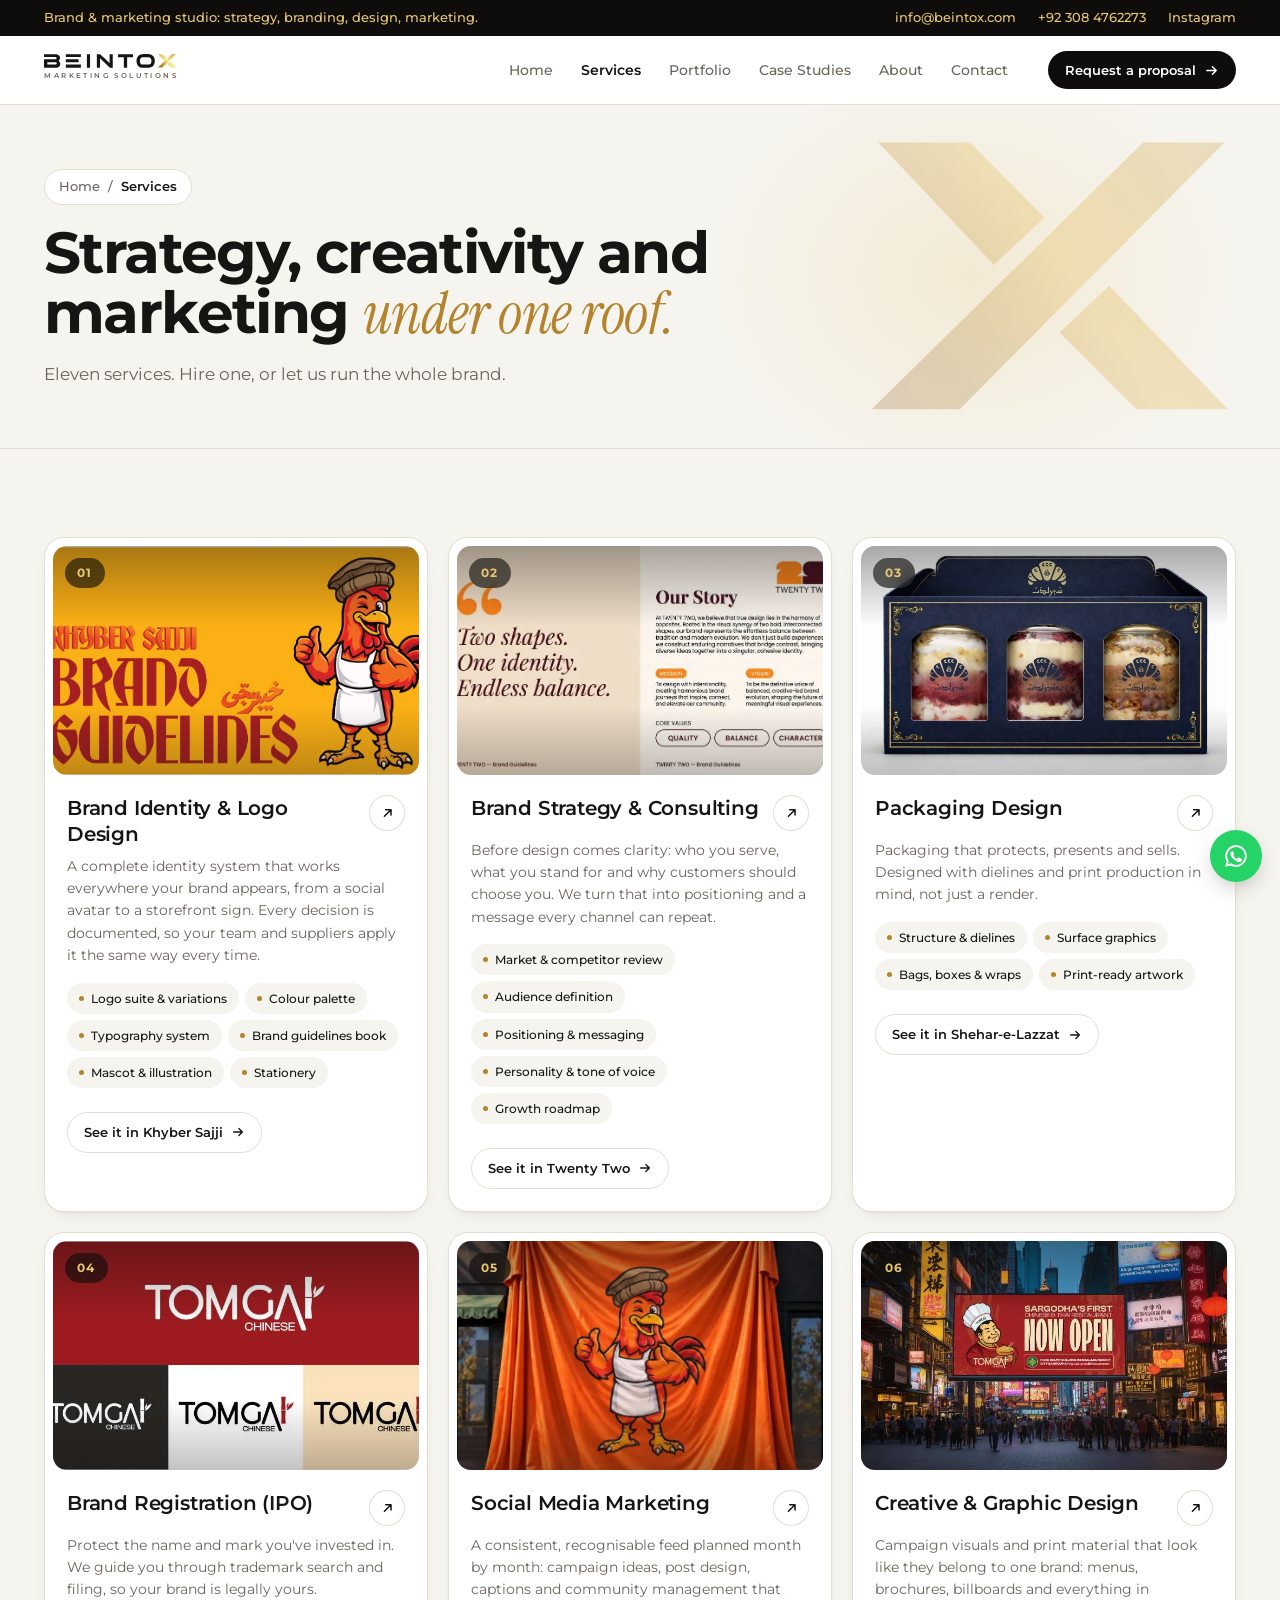
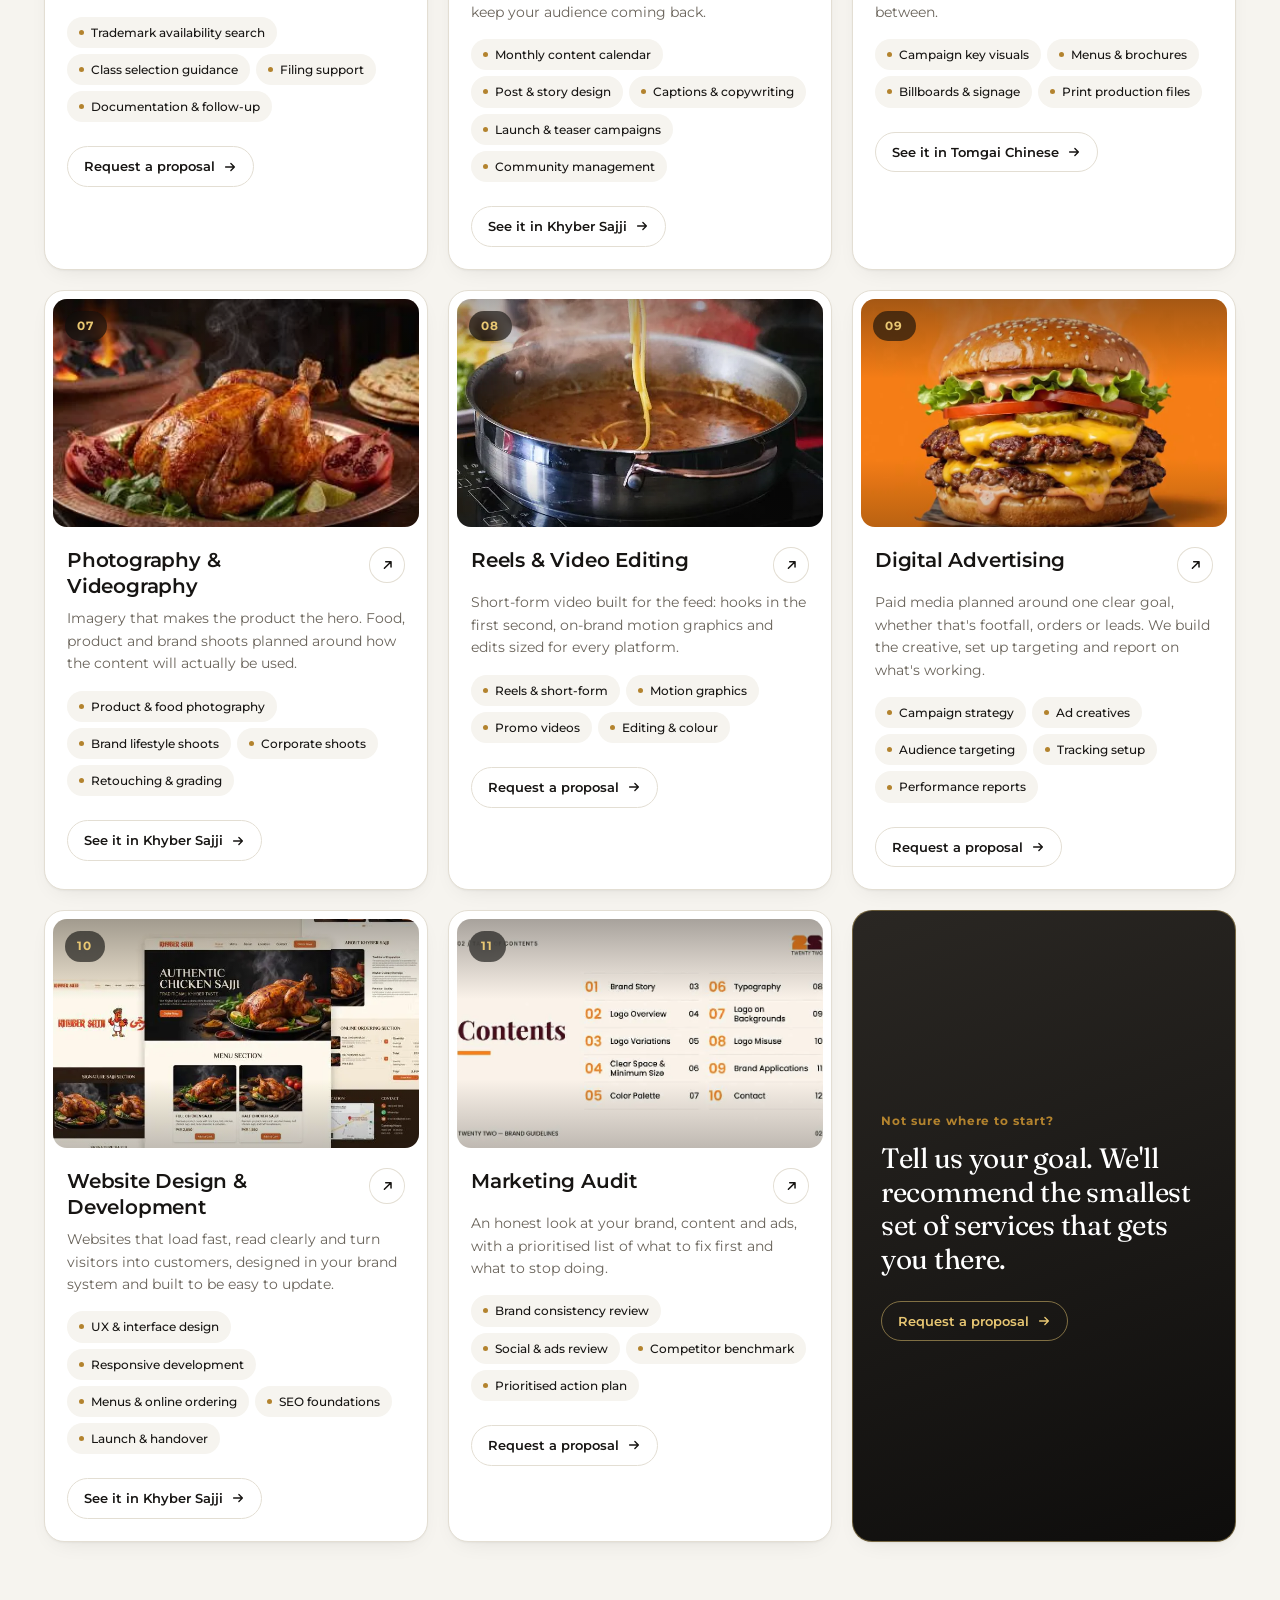
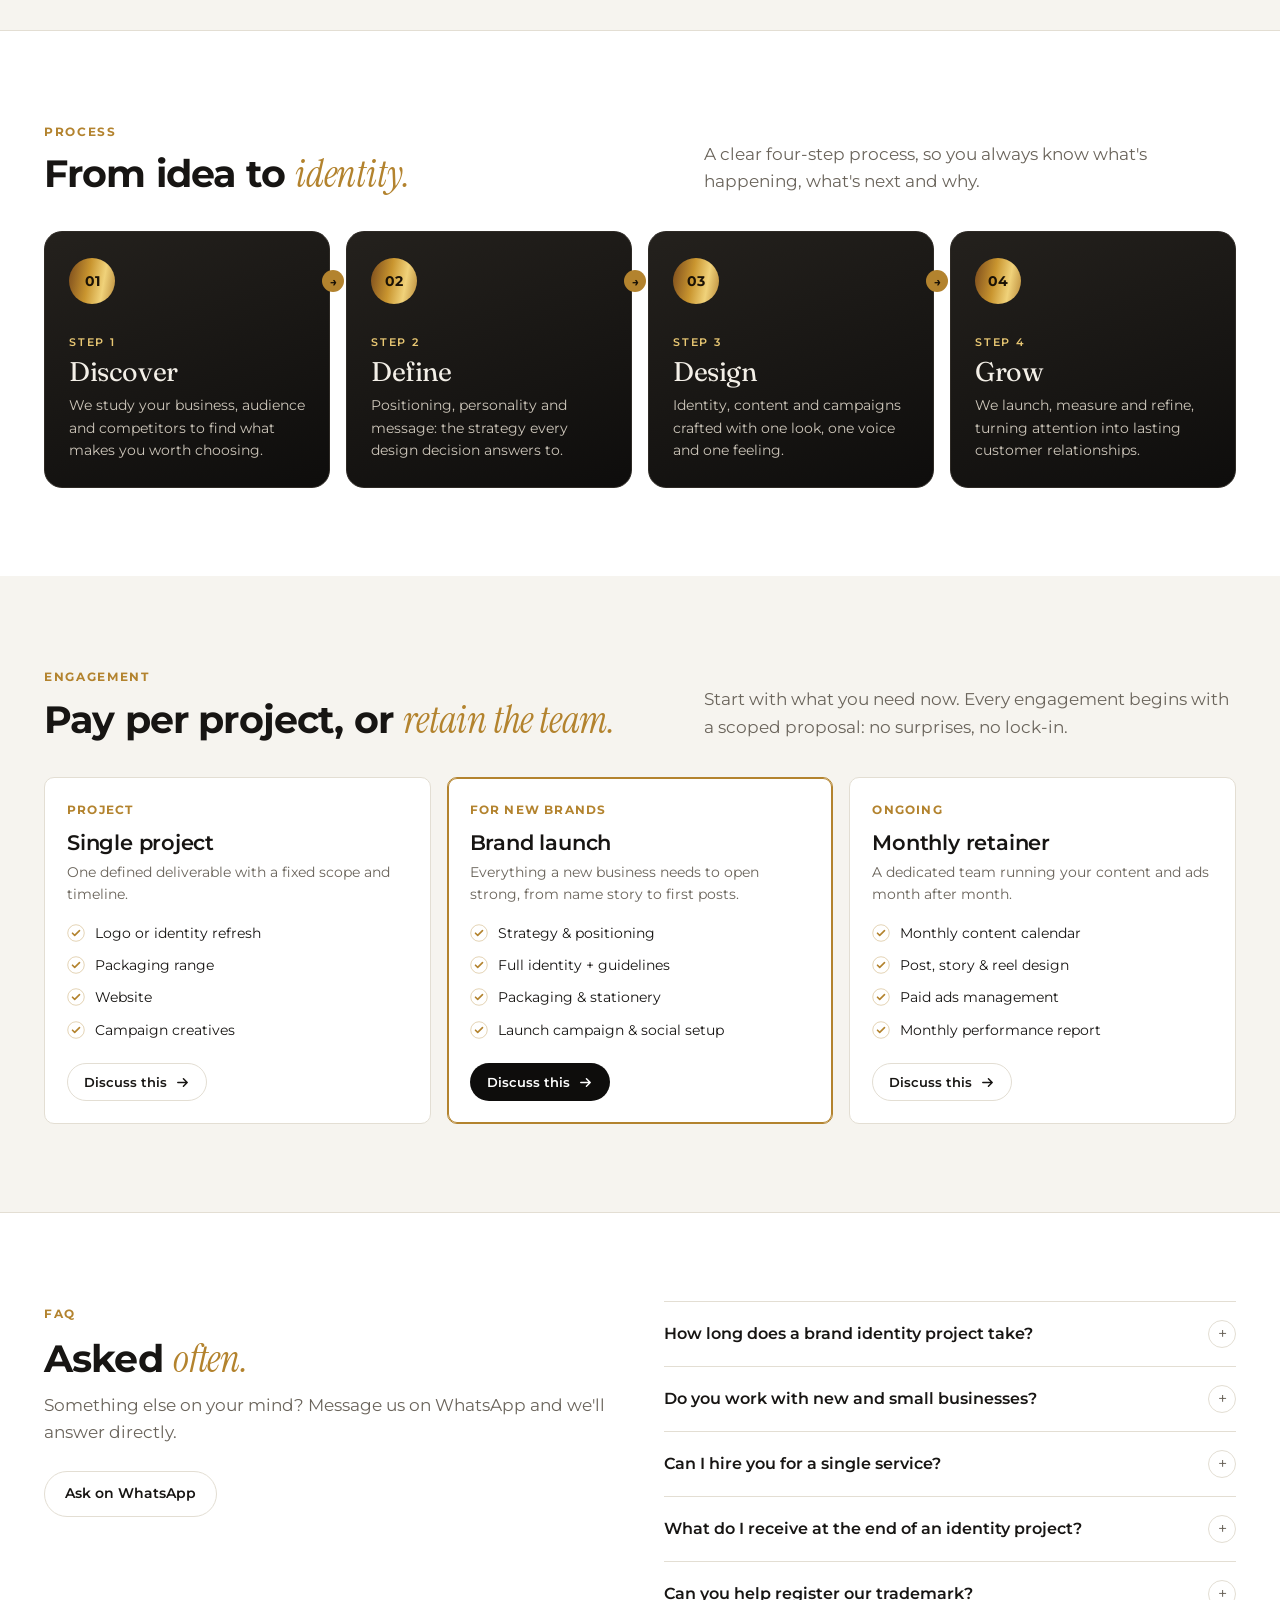
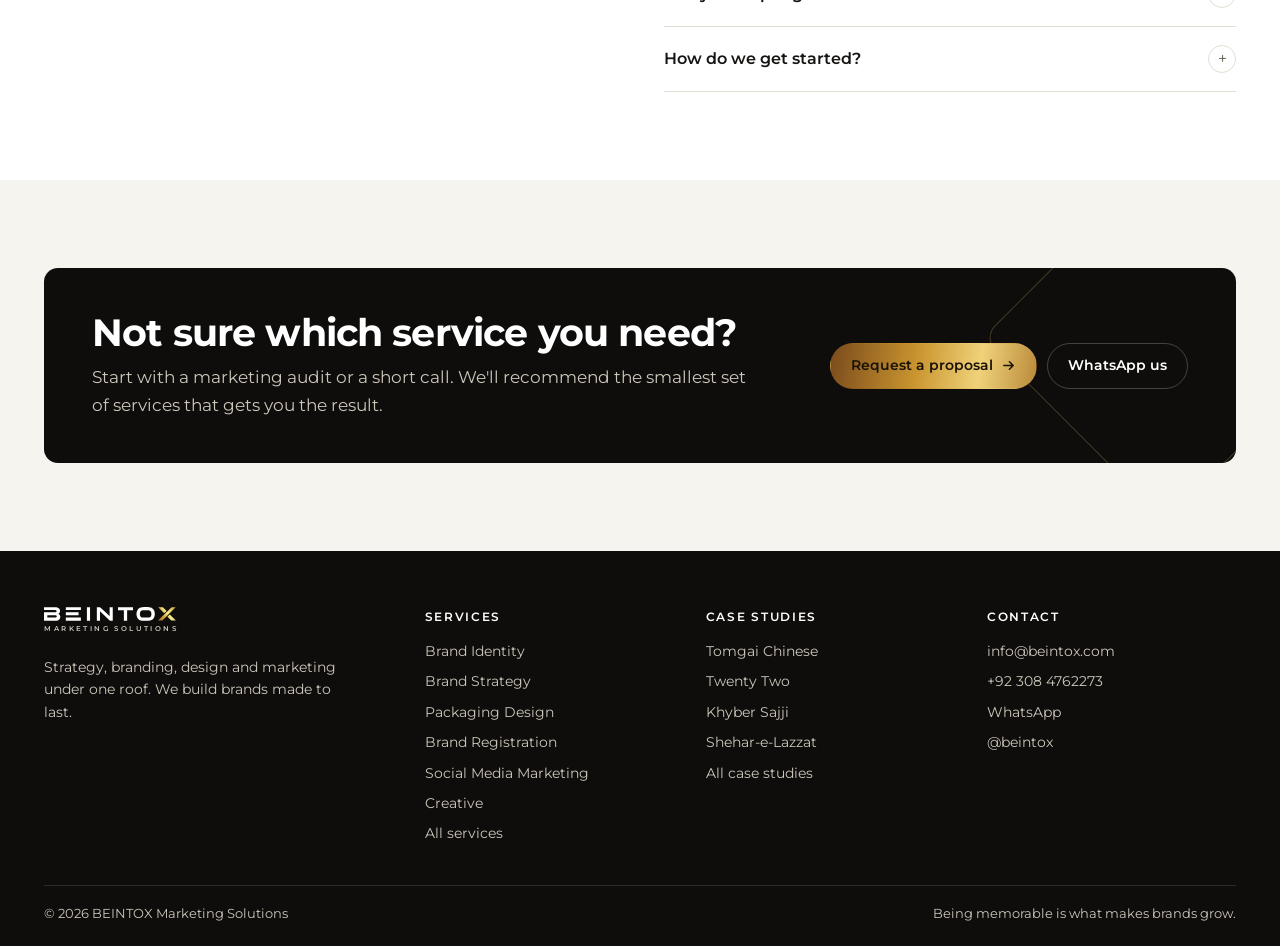
<file: services.html>
<!doctype html>
<html lang="en">
<head>
<meta charset="utf-8">
<meta name="viewport" content="width=device-width, initial-scale=1">
<title>Services: Branding, Social Media, Advertising, Packaging &amp; Web | BEINTOX</title>
<meta name="description" content="Brand identity, strategy, packaging, trademark registration, social media, creative design, photography, video, advertising, websites and marketing audits.">
<meta name="theme-color" content="#0e0d0c">
<meta property="og:type" content="website">
<meta property="og:site_name" content="BEINTOX Marketing Solutions">
<meta property="og:title" content="Services: Branding, Social Media, Advertising, Packaging &amp; Web | BEINTOX">
<meta property="og:description" content="Brand identity, strategy, packaging, trademark registration, social media, creative design, photography, video, advertising, websites and marketing audits.">
<meta name="twitter:card" content="summary_large_image">
<link rel="icon" href="assets/img/favicon.svg" type="image/svg+xml">
<link rel="preconnect" href="https://fonts.googleapis.com">
<link rel="preconnect" href="https://fonts.gstatic.com" crossorigin>
<link rel="stylesheet" href="https://fonts.googleapis.com/css2?family=Fraunces:opsz,wght@9..144,400&family=Instrument+Serif:ital@1&family=Montserrat:wght@400;500;600;700&display=swap">
<link rel="stylesheet" href="assets/css/style.css?v=16">
<script>document.documentElement.classList.add("js")</script>

</head>
<body>
<svg width="0" height="0" style="position:absolute" aria-hidden="true"><defs><linearGradient id="bxg" x1="830" y1="100" x2="968" y2="0" gradientUnits="userSpaceOnUse"><stop offset="0" stop-color="#8a5a22"/><stop offset=".35" stop-color="#d9a838"/><stop offset=".55" stop-color="#f7ec8f"/><stop offset="1" stop-color="#c99a3c"/></linearGradient></defs></svg>
<a class="skip" href="#main">Skip to content</a>
<div class="topbar"><div class="wrap">
  <span class="topbar__note">Brand &amp; marketing studio: strategy, branding, design, marketing.</span>
  <ul>
    <li><a href="mailto:info@beintox.com">info@beintox.com</a></li>
    <li><a href="tel:+923084762273">+92 308 4762273</a></li>
    <li><a href="https://instagram.com/beintox" target="_blank" rel="noopener">Instagram</a></li>
  </ul>
</div></div>
<header class="nav"><div class="wrap">
  <a href="index.html" aria-label="BEINTOX home"><span class="logo"><svg viewBox="0 0 968 182" role="img" aria-label="BEINTOX Marketing Solutions"><path d="M87.84 76.57C86.23 76.99 84.54 77.25 82.88 77.25C64.01 77.3 45.14 77.29 26.27 77.29C25.73 77.29 25.19 77.18 24.34 77.08L24.34 59.9C25.91 59.9 27.26 59.9 28.61 59.9C46.09 59.89 63.56 59.86 81.04 59.9C83.25 59.91 85.51 60.15 87.67 60.62C91.83 61.54 93.62 64.47 93.72 68.55C93.83 72.71 91.94 75.52 87.84 76.57M107.12 50.43C106.96 50.33 106.96 49.96 106.84 49.58C107.18 49.25 107.56 48.86 107.96 48.5C123.17 35.01 119.78 12.41 100.94 4.82C95.02 2.43 88.18 1.47 81.74 1.38C55.86 1.01 29.97 1.23 4.08 1.24C2.85 1.24 1.62 1.37 .23 1.44L.23 22.39C1.58 22.46 2.54 22.56 3.51 22.56C27.99 22.52 52.48 22.45 76.97 22.46C80.16 22.46 83.41 22.63 86.55 23.2C90.55 23.93 92.46 26.76 92.4 30.75C92.35 34.71 90.44 37.44 86.4 38.18C84.09 38.6 81.69 38.79 79.33 38.8C54.57 38.86 29.8 38.86 5.03 38.88C3.41 38.88 1.78 38.88 .08 38.88L.08 100.76C1.53 100.85 2.76 100.98 3.98 100.98C30.98 100.99 57.99 101.01 84.99 100.93C88.47 100.92 92.02 100.7 95.41 100C107.05 97.61 115.95 91.79 118.73 79.43C121.47 67.22 117.75 57.4 107.12 50.43ZM785.91 64.32C783.36 71.67 778.25 76.97 770.45 77.26C754.13 77.86 737.76 77.87 721.44 77.33C713.34 77.05 707.86 71.85 705.28 64.1C702.41 55.48 702.44 46.72 705.09 38.12C707.83 29.22 714.92 24.19 725.14 23.76C731.99 23.47 738.85 23.71 745.71 23.71C752.56 23.7 759.43 23.45 766.27 23.76C777.64 24.28 784.7 30.45 786.98 41.57C788.55 49.22 788.49 56.86 785.91 64.32M812.63 48.09C811.81 21.2 797.61 4.33 771.46 1.73C754.31 .03 736.8 .61 719.54 1.65C705.45 2.51 693.58 9.06 685.86 21.59C678.95 32.8 677.73 45.21 678.72 57.94C680.58 81.75 694.94 97.44 718.55 100.47C727.34 101.6 736.4 100.65 745.34 100.65C745.34 100.75 745.34 100.84 745.34 100.94C753.58 100.94 761.86 101.41 770.07 100.85C791.03 99.41 806.2 87.07 810.75 67.59C812.23 61.28 812.83 54.58 812.63 48.09ZM481.19 66.45C479.88 65.39 479.11 64.84 478.42 64.21C456.71 44.25 435.01 24.27 413.27 4.34C411.96 3.15 410.39 1.48 408.88 1.42C401.81 1.11 394.72 1.28 387.48 1.28L387.48 100.68L410.51 100.68L410.51 30.58C412.94 32.85 414.64 34.43 416.32 36.03C438.05 56.79 459.77 77.56 481.52 98.3C482.6 99.33 483.93 100.77 485.19 100.82C491.54 101.08 497.91 100.94 504.27 100.94L504.27 1.59L481.19 1.59ZM542.62 23.15H585.75V100.81H609.78V22.93H652.61V1.53H542.62ZM159.89 77.56h110.59v23.06H159.89zM160.07 1.44h110.62v21.39H160.07zM314.61 1.47h23.1v99.22h-23.1zM160.05 38.44h93.35v21.6H160.05z" fill="currentColor"/><path d="M835.75 99.75H868.25L965.75 1.5H935.75Z" fill="url(#bxg)"/><path d="M838.25 1.5H872L899.5 29.25L880.75 46.5Z" fill="url(#bxg)"/><path d="M905 71.5L923.25 54.25L967 99.75H933.25Z" fill="url(#bxg)"/><text class="logo__sub" x="2" y="178" textLength="964" lengthAdjust="spacing">MARKETING SOLUTIONS</text></svg></span></a>
  <ul class="nav__links" id="nav-links"><li><a href="index.html">Home</a></li><li><a href="services.html" aria-current="page">Services</a></li><li><a href="portfolio.html">Portfolio</a></li><li><a href="case-studies.html">Case Studies</a></li><li><a href="about.html">About</a></li><li><a href="contact.html">Contact</a></li></ul>
  <a class="btn btn--dark btn--s nav__cta" href="contact.html">Request a proposal <svg viewBox="0 0 16 16" fill="none" aria-hidden="true"><path d="M3 8h10M9 4l4 4-4 4" stroke="currentColor" stroke-width="1.6" stroke-linecap="round" stroke-linejoin="round"/></svg></a>
  <button class="nav__toggle" type="button" aria-label="Menu" aria-expanded="false" aria-controls="nav-links"><svg viewBox="0 0 18 18" fill="none" aria-hidden="true"><path d="M2 5h14M2 9h14M2 13h14" stroke="currentColor" stroke-width="1.6" stroke-linecap="round"/></svg></button>
</div></header>
<main id="main">

<section class="phero"><div class="wrap">
  <nav class="crumbs" aria-label="Breadcrumb"><a href="index.html">Home</a><span>/</span><span>Services</span></nav>
  <h1 class="h1">Strategy, creativity and marketing <em>under one roof.</em></h1>
  <p class="lead">Eleven services. Hire one, or let us run the whole brand.</p>
</div></section>
<section class="sec"><div class="wrap"><div class="svc-grid"><article class="svc3 rv" id="identity" style="--i:0">
  <div class="svc3__img"><img src="assets/img/khyber/bb-cover.webp" alt="Brand Identity &amp; Logo Design: example from our work" width="1121" height="634" loading="lazy" decoding="async">
    <span class="svc3__num">01</span><span class="svc3__grp">Foundations</span></div>
  <div class="svc3__body">
    <div class="svc3__head"><h3 class="h3">Brand Identity &amp; Logo Design</h3><span class="svc3__arrow" aria-hidden="true"><svg viewBox="0 0 16 16" fill="none" aria-hidden="true"><path d="M3 8h10M9 4l4 4-4 4" stroke="currentColor" stroke-width="1.6" stroke-linecap="round" stroke-linejoin="round"/></svg></span></div>
    <p>A complete identity system that works everywhere your brand appears, from a social avatar to a storefront sign. Every decision is documented, so your team and suppliers apply it the same way every time.</p>
    <ul class="svc3__list"><li>Logo suite &amp; variations</li><li>Colour palette</li><li>Typography system</li><li>Brand guidelines book</li><li>Mascot &amp; illustration</li><li>Stationery</li></ul>
    <a class="svc3__see" href="case-study-khyber-sajji.html">See it in Khyber Sajji <svg viewBox="0 0 16 16" fill="none" aria-hidden="true"><path d="M3 8h10M9 4l4 4-4 4" stroke="currentColor" stroke-width="1.6" stroke-linecap="round" stroke-linejoin="round"/></svg></a>
  </div>
</article><article class="svc3 rv" id="strategy" style="--i:1">
  <div class="svc3__img"><img src="assets/img/twentytwo/bb-story.webp" alt="Brand Strategy &amp; Consulting: example from our work" width="945" height="527" loading="lazy" decoding="async">
    <span class="svc3__num">02</span><span class="svc3__grp">Foundations</span></div>
  <div class="svc3__body">
    <div class="svc3__head"><h3 class="h3">Brand Strategy &amp; Consulting</h3><span class="svc3__arrow" aria-hidden="true"><svg viewBox="0 0 16 16" fill="none" aria-hidden="true"><path d="M3 8h10M9 4l4 4-4 4" stroke="currentColor" stroke-width="1.6" stroke-linecap="round" stroke-linejoin="round"/></svg></span></div>
    <p>Before design comes clarity: who you serve, what you stand for and why customers should choose you. We turn that into positioning and a message every channel can repeat.</p>
    <ul class="svc3__list"><li>Market &amp; competitor review</li><li>Audience definition</li><li>Positioning &amp; messaging</li><li>Personality &amp; tone of voice</li><li>Growth roadmap</li></ul>
    <a class="svc3__see" href="case-study-twenty-two.html">See it in Twenty Two <svg viewBox="0 0 16 16" fill="none" aria-hidden="true"><path d="M3 8h10M9 4l4 4-4 4" stroke="currentColor" stroke-width="1.6" stroke-linecap="round" stroke-linejoin="round"/></svg></a>
  </div>
</article><article class="svc3 rv" id="packaging" style="--i:2">
  <div class="svc3__img"><img src="assets/img/shehar/pk-jar-box.webp" alt="Packaging Design: example from our work" width="1400" height="1058" loading="lazy" decoding="async">
    <span class="svc3__num">03</span><span class="svc3__grp">Foundations</span></div>
  <div class="svc3__body">
    <div class="svc3__head"><h3 class="h3">Packaging Design</h3><span class="svc3__arrow" aria-hidden="true"><svg viewBox="0 0 16 16" fill="none" aria-hidden="true"><path d="M3 8h10M9 4l4 4-4 4" stroke="currentColor" stroke-width="1.6" stroke-linecap="round" stroke-linejoin="round"/></svg></span></div>
    <p>Packaging that protects, presents and sells. Designed with dielines and print production in mind, not just a render.</p>
    <ul class="svc3__list"><li>Structure &amp; dielines</li><li>Surface graphics</li><li>Bags, boxes &amp; wraps</li><li>Print-ready artwork</li></ul>
    <a class="svc3__see" href="case-study-shehar-e-lazzat.html">See it in Shehar-e-Lazzat <svg viewBox="0 0 16 16" fill="none" aria-hidden="true"><path d="M3 8h10M9 4l4 4-4 4" stroke="currentColor" stroke-width="1.6" stroke-linecap="round" stroke-linejoin="round"/></svg></a>
  </div>
</article><article class="svc3 rv" id="registration" style="--i:0">
  <div class="svc3__img"><img src="assets/img/tomgai/bb-logo-variations.webp" alt="Brand Registration (IPO): example from our work" width="753" height="424" loading="lazy" decoding="async">
    <span class="svc3__num">04</span><span class="svc3__grp">Foundations</span></div>
  <div class="svc3__body">
    <div class="svc3__head"><h3 class="h3">Brand Registration (IPO)</h3><span class="svc3__arrow" aria-hidden="true"><svg viewBox="0 0 16 16" fill="none" aria-hidden="true"><path d="M3 8h10M9 4l4 4-4 4" stroke="currentColor" stroke-width="1.6" stroke-linecap="round" stroke-linejoin="round"/></svg></span></div>
    <p>Protect the name and mark you&#x27;ve invested in. We guide you through trademark search and filing, so your brand is legally yours.</p>
    <ul class="svc3__list"><li>Trademark availability search</li><li>Class selection guidance</li><li>Filing support</li><li>Documentation &amp; follow-up</li></ul>
    <a class="svc3__see" href="contact.html">Request a proposal <svg viewBox="0 0 16 16" fill="none" aria-hidden="true"><path d="M3 8h10M9 4l4 4-4 4" stroke="currentColor" stroke-width="1.6" stroke-linecap="round" stroke-linejoin="round"/></svg></a>
  </div>
</article><article class="svc3 rv" id="social" style="--i:1">
  <div class="svc3__img"><img src="assets/img/khyber/post-curtain.webp" alt="Social Media Marketing: example from our work" width="800" height="995" loading="lazy" decoding="async">
    <span class="svc3__num">05</span><span class="svc3__grp">Creative &amp; content</span></div>
  <div class="svc3__body">
    <div class="svc3__head"><h3 class="h3">Social Media Marketing</h3><span class="svc3__arrow" aria-hidden="true"><svg viewBox="0 0 16 16" fill="none" aria-hidden="true"><path d="M3 8h10M9 4l4 4-4 4" stroke="currentColor" stroke-width="1.6" stroke-linecap="round" stroke-linejoin="round"/></svg></span></div>
    <p>A consistent, recognisable feed planned month by month: campaign ideas, post design, captions and community management that keep your audience coming back.</p>
    <ul class="svc3__list"><li>Monthly content calendar</li><li>Post &amp; story design</li><li>Captions &amp; copywriting</li><li>Launch &amp; teaser campaigns</li><li>Community management</li></ul>
    <a class="svc3__see" href="case-study-khyber-sajji.html">See it in Khyber Sajji <svg viewBox="0 0 16 16" fill="none" aria-hidden="true"><path d="M3 8h10M9 4l4 4-4 4" stroke="currentColor" stroke-width="1.6" stroke-linecap="round" stroke-linejoin="round"/></svg></a>
  </div>
</article><article class="svc3 rv" id="design" style="--i:2">
  <div class="svc3__img"><img src="assets/img/tomgai/app-billboard-1.webp" alt="Creative &amp; Graphic Design: example from our work" width="753" height="424" loading="lazy" decoding="async">
    <span class="svc3__num">06</span><span class="svc3__grp">Creative &amp; content</span></div>
  <div class="svc3__body">
    <div class="svc3__head"><h3 class="h3">Creative &amp; Graphic Design</h3><span class="svc3__arrow" aria-hidden="true"><svg viewBox="0 0 16 16" fill="none" aria-hidden="true"><path d="M3 8h10M9 4l4 4-4 4" stroke="currentColor" stroke-width="1.6" stroke-linecap="round" stroke-linejoin="round"/></svg></span></div>
    <p>Campaign visuals and print material that look like they belong to one brand: menus, brochures, billboards and everything in between.</p>
    <ul class="svc3__list"><li>Campaign key visuals</li><li>Menus &amp; brochures</li><li>Billboards &amp; signage</li><li>Print production files</li></ul>
    <a class="svc3__see" href="case-study-tomgai.html">See it in Tomgai Chinese <svg viewBox="0 0 16 16" fill="none" aria-hidden="true"><path d="M3 8h10M9 4l4 4-4 4" stroke="currentColor" stroke-width="1.6" stroke-linecap="round" stroke-linejoin="round"/></svg></a>
  </div>
</article><article class="svc3 rv" id="photo" style="--i:0">
  <div class="svc3__img"><img src="assets/img/khyber/photo-roast.webp" alt="Photography &amp; Videography: example from our work" width="379" height="213" loading="lazy" decoding="async">
    <span class="svc3__num">07</span><span class="svc3__grp">Creative &amp; content</span></div>
  <div class="svc3__body">
    <div class="svc3__head"><h3 class="h3">Photography &amp; Videography</h3><span class="svc3__arrow" aria-hidden="true"><svg viewBox="0 0 16 16" fill="none" aria-hidden="true"><path d="M3 8h10M9 4l4 4-4 4" stroke="currentColor" stroke-width="1.6" stroke-linecap="round" stroke-linejoin="round"/></svg></span></div>
    <p>Imagery that makes the product the hero. Food, product and brand shoots planned around how the content will actually be used.</p>
    <ul class="svc3__list"><li>Product &amp; food photography</li><li>Brand lifestyle shoots</li><li>Corporate shoots</li><li>Retouching &amp; grading</li></ul>
    <a class="svc3__see" href="case-study-khyber-sajji.html">See it in Khyber Sajji <svg viewBox="0 0 16 16" fill="none" aria-hidden="true"><path d="M3 8h10M9 4l4 4-4 4" stroke="currentColor" stroke-width="1.6" stroke-linecap="round" stroke-linejoin="round"/></svg></a>
  </div>
</article><article class="svc3 rv" id="video" style="--i:1">
  <div class="svc3__img"><img src="assets/img/tomgai/app-hotpot.webp" alt="Reels &amp; Video Editing: example from our work" width="753" height="424" loading="lazy" decoding="async">
    <span class="svc3__num">08</span><span class="svc3__grp">Creative &amp; content</span></div>
  <div class="svc3__body">
    <div class="svc3__head"><h3 class="h3">Reels &amp; Video Editing</h3><span class="svc3__arrow" aria-hidden="true"><svg viewBox="0 0 16 16" fill="none" aria-hidden="true"><path d="M3 8h10M9 4l4 4-4 4" stroke="currentColor" stroke-width="1.6" stroke-linecap="round" stroke-linejoin="round"/></svg></span></div>
    <p>Short-form video built for the feed: hooks in the first second, on-brand motion graphics and edits sized for every platform.</p>
    <ul class="svc3__list"><li>Reels &amp; short-form</li><li>Motion graphics</li><li>Promo videos</li><li>Editing &amp; colour</li></ul>
    <a class="svc3__see" href="contact.html">Request a proposal <svg viewBox="0 0 16 16" fill="none" aria-hidden="true"><path d="M3 8h10M9 4l4 4-4 4" stroke="currentColor" stroke-width="1.6" stroke-linecap="round" stroke-linejoin="round"/></svg></a>
  </div>
</article><article class="svc3 rv" id="ads" style="--i:2">
  <div class="svc3__img"><img src="assets/img/twentytwo/post-double.webp" alt="Digital Advertising: example from our work" width="800" height="991" loading="lazy" decoding="async">
    <span class="svc3__num">09</span><span class="svc3__grp">Growth &amp; digital</span></div>
  <div class="svc3__body">
    <div class="svc3__head"><h3 class="h3">Digital Advertising</h3><span class="svc3__arrow" aria-hidden="true"><svg viewBox="0 0 16 16" fill="none" aria-hidden="true"><path d="M3 8h10M9 4l4 4-4 4" stroke="currentColor" stroke-width="1.6" stroke-linecap="round" stroke-linejoin="round"/></svg></span></div>
    <p>Paid media planned around one clear goal, whether that&#x27;s footfall, orders or leads. We build the creative, set up targeting and report on what&#x27;s working.</p>
    <ul class="svc3__list"><li>Campaign strategy</li><li>Ad creatives</li><li>Audience targeting</li><li>Tracking setup</li><li>Performance reports</li></ul>
    <a class="svc3__see" href="contact.html">Request a proposal <svg viewBox="0 0 16 16" fill="none" aria-hidden="true"><path d="M3 8h10M9 4l4 4-4 4" stroke="currentColor" stroke-width="1.6" stroke-linecap="round" stroke-linejoin="round"/></svg></a>
  </div>
</article><article class="svc3 rv" id="web" style="--i:0">
  <div class="svc3__img"><img src="assets/img/khyber/app-website.webp" alt="Website Design &amp; Development: example from our work" width="757" height="426" loading="lazy" decoding="async">
    <span class="svc3__num">10</span><span class="svc3__grp">Growth &amp; digital</span></div>
  <div class="svc3__body">
    <div class="svc3__head"><h3 class="h3">Website Design &amp; Development</h3><span class="svc3__arrow" aria-hidden="true"><svg viewBox="0 0 16 16" fill="none" aria-hidden="true"><path d="M3 8h10M9 4l4 4-4 4" stroke="currentColor" stroke-width="1.6" stroke-linecap="round" stroke-linejoin="round"/></svg></span></div>
    <p>Websites that load fast, read clearly and turn visitors into customers, designed in your brand system and built to be easy to update.</p>
    <ul class="svc3__list"><li>UX &amp; interface design</li><li>Responsive development</li><li>Menus &amp; online ordering</li><li>SEO foundations</li><li>Launch &amp; handover</li></ul>
    <a class="svc3__see" href="case-study-khyber-sajji.html">See it in Khyber Sajji <svg viewBox="0 0 16 16" fill="none" aria-hidden="true"><path d="M3 8h10M9 4l4 4-4 4" stroke="currentColor" stroke-width="1.6" stroke-linecap="round" stroke-linejoin="round"/></svg></a>
  </div>
</article><article class="svc3 rv" id="audit" style="--i:1">
  <div class="svc3__img"><img src="assets/img/twentytwo/bb-contents.webp" alt="Marketing Audit: example from our work" width="945" height="527" loading="lazy" decoding="async">
    <span class="svc3__num">11</span><span class="svc3__grp">Growth &amp; digital</span></div>
  <div class="svc3__body">
    <div class="svc3__head"><h3 class="h3">Marketing Audit</h3><span class="svc3__arrow" aria-hidden="true"><svg viewBox="0 0 16 16" fill="none" aria-hidden="true"><path d="M3 8h10M9 4l4 4-4 4" stroke="currentColor" stroke-width="1.6" stroke-linecap="round" stroke-linejoin="round"/></svg></span></div>
    <p>An honest look at your brand, content and ads, with a prioritised list of what to fix first and what to stop doing.</p>
    <ul class="svc3__list"><li>Brand consistency review</li><li>Social &amp; ads review</li><li>Competitor benchmark</li><li>Prioritised action plan</li></ul>
    <a class="svc3__see" href="contact.html">Request a proposal <svg viewBox="0 0 16 16" fill="none" aria-hidden="true"><path d="M3 8h10M9 4l4 4-4 4" stroke="currentColor" stroke-width="1.6" stroke-linecap="round" stroke-linejoin="round"/></svg></a>
  </div>
</article><a class="svc3 svc3--cta" href="contact.html"><div class="svc3__body"><span class="card__n">Not sure where to start?</span>
  <h3 class="h3">Tell us your goal. We'll recommend the smallest set of services that gets you there.</h3>
  <span class="svc3__see">Request a proposal <svg viewBox="0 0 16 16" fill="none" aria-hidden="true"><path d="M3 8h10M9 4l4 4-4 4" stroke="currentColor" stroke-width="1.6" stroke-linecap="round" stroke-linejoin="round"/></svg></span></div></a></div></div></section>
<section class="sec sec--white bt" id="process"><div class="wrap">
  <div class="head"><div><span class="eyebrow"><b>Process</b></span><h2 class="h2">From idea to <em>identity.</em></h2></div><div class="head__aside"><p class="lead">A clear four-step process, so you always know what's happening, what's next and why.</p></div></div>
  <div class="steps"><div class="step rv" style="--i:0"><span class="step__n">01</span><span class="step__k">Step 1</span><h3 class="h3">Discover</h3><p>We study your business, audience and competitors to find what makes you worth choosing.</p></div><div class="step rv" style="--i:1"><span class="step__n">02</span><span class="step__k">Step 2</span><h3 class="h3">Define</h3><p>Positioning, personality and message: the strategy every design decision answers to.</p></div><div class="step rv" style="--i:2"><span class="step__n">03</span><span class="step__k">Step 3</span><h3 class="h3">Design</h3><p>Identity, content and campaigns crafted with one look, one voice and one feeling.</p></div><div class="step rv" style="--i:3"><span class="step__n">04</span><span class="step__k">Step 4</span><h3 class="h3">Grow</h3><p>We launch, measure and refine, turning attention into lasting customer relationships.</p></div></div>
</div></section>
<section class="sec" id="engagement"><div class="wrap">
  <div class="head"><div><span class="eyebrow"><b>Engagement</b></span><h2 class="h2">Pay per project, or <em>retain the team.</em></h2></div><div class="head__aside"><p class="lead">Start with what you need now. Every engagement begins with a scoped proposal: no surprises, no lock-in.</p></div></div>
  <div class="grid g3"><div class="card plan"><span class="plan__k">Project</span><h3 class="h3" style="font-size:21px">Single project</h3><p>One defined deliverable with a fixed scope and timeline.</p><ul class="checks"><li><svg viewBox="0 0 18 18" fill="none" aria-hidden="true"><circle cx="9" cy="9" r="8.25" stroke="currentColor" stroke-opacity=".35"/><path d="M5.5 9.2l2.2 2.2 4.8-4.8" stroke="currentColor" stroke-width="1.6" stroke-linecap="round" stroke-linejoin="round"/></svg><span>Logo or identity refresh</span></li><li><svg viewBox="0 0 18 18" fill="none" aria-hidden="true"><circle cx="9" cy="9" r="8.25" stroke="currentColor" stroke-opacity=".35"/><path d="M5.5 9.2l2.2 2.2 4.8-4.8" stroke="currentColor" stroke-width="1.6" stroke-linecap="round" stroke-linejoin="round"/></svg><span>Packaging range</span></li><li><svg viewBox="0 0 18 18" fill="none" aria-hidden="true"><circle cx="9" cy="9" r="8.25" stroke="currentColor" stroke-opacity=".35"/><path d="M5.5 9.2l2.2 2.2 4.8-4.8" stroke="currentColor" stroke-width="1.6" stroke-linecap="round" stroke-linejoin="round"/></svg><span>Website</span></li><li><svg viewBox="0 0 18 18" fill="none" aria-hidden="true"><circle cx="9" cy="9" r="8.25" stroke="currentColor" stroke-opacity=".35"/><path d="M5.5 9.2l2.2 2.2 4.8-4.8" stroke="currentColor" stroke-width="1.6" stroke-linecap="round" stroke-linejoin="round"/></svg><span>Campaign creatives</span></li></ul>
        <a class="btn btn--line btn--s" href="contact.html">Discuss this <svg viewBox="0 0 16 16" fill="none" aria-hidden="true"><path d="M3 8h10M9 4l4 4-4 4" stroke="currentColor" stroke-width="1.6" stroke-linecap="round" stroke-linejoin="round"/></svg></a></div><div class="card plan plan--featured"><span class="plan__k">For new brands</span><h3 class="h3" style="font-size:21px">Brand launch</h3><p>Everything a new business needs to open strong, from name story to first posts.</p><ul class="checks"><li><svg viewBox="0 0 18 18" fill="none" aria-hidden="true"><circle cx="9" cy="9" r="8.25" stroke="currentColor" stroke-opacity=".35"/><path d="M5.5 9.2l2.2 2.2 4.8-4.8" stroke="currentColor" stroke-width="1.6" stroke-linecap="round" stroke-linejoin="round"/></svg><span>Strategy &amp; positioning</span></li><li><svg viewBox="0 0 18 18" fill="none" aria-hidden="true"><circle cx="9" cy="9" r="8.25" stroke="currentColor" stroke-opacity=".35"/><path d="M5.5 9.2l2.2 2.2 4.8-4.8" stroke="currentColor" stroke-width="1.6" stroke-linecap="round" stroke-linejoin="round"/></svg><span>Full identity + guidelines</span></li><li><svg viewBox="0 0 18 18" fill="none" aria-hidden="true"><circle cx="9" cy="9" r="8.25" stroke="currentColor" stroke-opacity=".35"/><path d="M5.5 9.2l2.2 2.2 4.8-4.8" stroke="currentColor" stroke-width="1.6" stroke-linecap="round" stroke-linejoin="round"/></svg><span>Packaging &amp; stationery</span></li><li><svg viewBox="0 0 18 18" fill="none" aria-hidden="true"><circle cx="9" cy="9" r="8.25" stroke="currentColor" stroke-opacity=".35"/><path d="M5.5 9.2l2.2 2.2 4.8-4.8" stroke="currentColor" stroke-width="1.6" stroke-linecap="round" stroke-linejoin="round"/></svg><span>Launch campaign &amp; social setup</span></li></ul>
        <a class="btn btn--dark btn--s" href="contact.html">Discuss this <svg viewBox="0 0 16 16" fill="none" aria-hidden="true"><path d="M3 8h10M9 4l4 4-4 4" stroke="currentColor" stroke-width="1.6" stroke-linecap="round" stroke-linejoin="round"/></svg></a></div><div class="card plan"><span class="plan__k">Ongoing</span><h3 class="h3" style="font-size:21px">Monthly retainer</h3><p>A dedicated team running your content and ads month after month.</p><ul class="checks"><li><svg viewBox="0 0 18 18" fill="none" aria-hidden="true"><circle cx="9" cy="9" r="8.25" stroke="currentColor" stroke-opacity=".35"/><path d="M5.5 9.2l2.2 2.2 4.8-4.8" stroke="currentColor" stroke-width="1.6" stroke-linecap="round" stroke-linejoin="round"/></svg><span>Monthly content calendar</span></li><li><svg viewBox="0 0 18 18" fill="none" aria-hidden="true"><circle cx="9" cy="9" r="8.25" stroke="currentColor" stroke-opacity=".35"/><path d="M5.5 9.2l2.2 2.2 4.8-4.8" stroke="currentColor" stroke-width="1.6" stroke-linecap="round" stroke-linejoin="round"/></svg><span>Post, story &amp; reel design</span></li><li><svg viewBox="0 0 18 18" fill="none" aria-hidden="true"><circle cx="9" cy="9" r="8.25" stroke="currentColor" stroke-opacity=".35"/><path d="M5.5 9.2l2.2 2.2 4.8-4.8" stroke="currentColor" stroke-width="1.6" stroke-linecap="round" stroke-linejoin="round"/></svg><span>Paid ads management</span></li><li><svg viewBox="0 0 18 18" fill="none" aria-hidden="true"><circle cx="9" cy="9" r="8.25" stroke="currentColor" stroke-opacity=".35"/><path d="M5.5 9.2l2.2 2.2 4.8-4.8" stroke="currentColor" stroke-width="1.6" stroke-linecap="round" stroke-linejoin="round"/></svg><span>Monthly performance report</span></li></ul>
        <a class="btn btn--line btn--s" href="contact.html">Discuss this <svg viewBox="0 0 16 16" fill="none" aria-hidden="true"><path d="M3 8h10M9 4l4 4-4 4" stroke="currentColor" stroke-width="1.6" stroke-linecap="round" stroke-linejoin="round"/></svg></a></div></div>
</div></section>
<section class="sec sec--white bt" id="faq"><div class="wrap">
  <div class="split" style="align-items:start">
    <div><span class="eyebrow"><b>FAQ</b></span><h2 class="h2 mt-s">Asked <em>often.</em></h2><p class="lead mt-s">Something else on your mind? Message us on WhatsApp and we'll answer directly.</p>
    <div class="btns mt-m"><a class="btn btn--line" href="https://wa.me/923084762273" target="_blank" rel="noopener">Ask on WhatsApp</a></div></div>
    <div class="faq"><details><summary>How long does a brand identity project take?</summary><p>Most identity projects take 3–6 weeks, depending on scope and how quickly feedback comes back. You&#x27;ll get a timeline with clear milestones before any work starts.</p></details><details><summary>Do you work with new and small businesses?</summary><p>Yes. Several of the brands in our portfolio were built from scratch before opening, including their name story, identity, packaging and launch campaign.</p></details><details><summary>Can I hire you for a single service?</summary><p>Yes. Every service is available on its own: a logo, a packaging range, a month of social content or a website. Combine them when it makes sense.</p></details><details><summary>What do I receive at the end of an identity project?</summary><p>Final logo files in every format you need, a brand guidelines document, colour and typography specifications, and the applications agreed in scope, such as stationery, packaging or signage.</p></details><details><summary>Can you help register our trademark?</summary><p>Yes. Our Brand Registration (IPO) service covers availability search, class guidance and filing support so your name and mark are protected.</p></details><details><summary>How do we get started?</summary><p>Send us a short brief through the contact form or WhatsApp. We&#x27;ll ask a few questions, then come back with a scoped proposal. Proposals are free.</p></details></div>
  </div>
</div></section>
<section class="sec"><div class="wrap"><div class="cta">
  <div><h2 class="h2">Not sure which service you need?</h2><p class="lead">Start with a marketing audit or a short call. We'll recommend the smallest set of services that gets you the result.</p></div>
  <div class="btns"><a class="btn btn--gold" href="contact.html">Request a proposal <svg viewBox="0 0 16 16" fill="none" aria-hidden="true"><path d="M3 8h10M9 4l4 4-4 4" stroke="currentColor" stroke-width="1.6" stroke-linecap="round" stroke-linejoin="round"/></svg></a>
  <a class="btn btn--ghost" href="https://wa.me/923084762273" target="_blank" rel="noopener">WhatsApp us</a></div>
</div></div></section>

</main>
<footer class="footer"><div class="wrap">
  <div class="footer__grid">
    <div class="footer__brand"><span class="logo logo--light"><svg viewBox="0 0 968 182" role="img" aria-label="BEINTOX Marketing Solutions"><path d="M87.84 76.57C86.23 76.99 84.54 77.25 82.88 77.25C64.01 77.3 45.14 77.29 26.27 77.29C25.73 77.29 25.19 77.18 24.34 77.08L24.34 59.9C25.91 59.9 27.26 59.9 28.61 59.9C46.09 59.89 63.56 59.86 81.04 59.9C83.25 59.91 85.51 60.15 87.67 60.62C91.83 61.54 93.62 64.47 93.72 68.55C93.83 72.71 91.94 75.52 87.84 76.57M107.12 50.43C106.96 50.33 106.96 49.96 106.84 49.58C107.18 49.25 107.56 48.86 107.96 48.5C123.17 35.01 119.78 12.41 100.94 4.82C95.02 2.43 88.18 1.47 81.74 1.38C55.86 1.01 29.97 1.23 4.08 1.24C2.85 1.24 1.62 1.37 .23 1.44L.23 22.39C1.58 22.46 2.54 22.56 3.51 22.56C27.99 22.52 52.48 22.45 76.97 22.46C80.16 22.46 83.41 22.63 86.55 23.2C90.55 23.93 92.46 26.76 92.4 30.75C92.35 34.71 90.44 37.44 86.4 38.18C84.09 38.6 81.69 38.79 79.33 38.8C54.57 38.86 29.8 38.86 5.03 38.88C3.41 38.88 1.78 38.88 .08 38.88L.08 100.76C1.53 100.85 2.76 100.98 3.98 100.98C30.98 100.99 57.99 101.01 84.99 100.93C88.47 100.92 92.02 100.7 95.41 100C107.05 97.61 115.95 91.79 118.73 79.43C121.47 67.22 117.75 57.4 107.12 50.43ZM785.91 64.32C783.36 71.67 778.25 76.97 770.45 77.26C754.13 77.86 737.76 77.87 721.44 77.33C713.34 77.05 707.86 71.85 705.28 64.1C702.41 55.48 702.44 46.72 705.09 38.12C707.83 29.22 714.92 24.19 725.14 23.76C731.99 23.47 738.85 23.71 745.71 23.71C752.56 23.7 759.43 23.45 766.27 23.76C777.64 24.28 784.7 30.45 786.98 41.57C788.55 49.22 788.49 56.86 785.91 64.32M812.63 48.09C811.81 21.2 797.61 4.33 771.46 1.73C754.31 .03 736.8 .61 719.54 1.65C705.45 2.51 693.58 9.06 685.86 21.59C678.95 32.8 677.73 45.21 678.72 57.94C680.58 81.75 694.94 97.44 718.55 100.47C727.34 101.6 736.4 100.65 745.34 100.65C745.34 100.75 745.34 100.84 745.34 100.94C753.58 100.94 761.86 101.41 770.07 100.85C791.03 99.41 806.2 87.07 810.75 67.59C812.23 61.28 812.83 54.58 812.63 48.09ZM481.19 66.45C479.88 65.39 479.11 64.84 478.42 64.21C456.71 44.25 435.01 24.27 413.27 4.34C411.96 3.15 410.39 1.48 408.88 1.42C401.81 1.11 394.72 1.28 387.48 1.28L387.48 100.68L410.51 100.68L410.51 30.58C412.94 32.85 414.64 34.43 416.32 36.03C438.05 56.79 459.77 77.56 481.52 98.3C482.6 99.33 483.93 100.77 485.19 100.82C491.54 101.08 497.91 100.94 504.27 100.94L504.27 1.59L481.19 1.59ZM542.62 23.15H585.75V100.81H609.78V22.93H652.61V1.53H542.62ZM159.89 77.56h110.59v23.06H159.89zM160.07 1.44h110.62v21.39H160.07zM314.61 1.47h23.1v99.22h-23.1zM160.05 38.44h93.35v21.6H160.05z" fill="currentColor"/><path d="M835.75 99.75H868.25L965.75 1.5H935.75Z" fill="url(#bxg)"/><path d="M838.25 1.5H872L899.5 29.25L880.75 46.5Z" fill="url(#bxg)"/><path d="M905 71.5L923.25 54.25L967 99.75H933.25Z" fill="url(#bxg)"/><text class="logo__sub" x="2" y="178" textLength="964" lengthAdjust="spacing">MARKETING SOLUTIONS</text></svg></span><p>Strategy, branding, design and marketing under one roof. We build brands made to last.</p></div>
    <div><h4>Services</h4><ul><li><a href="services.html#identity">Brand Identity</a></li><li><a href="services.html#strategy">Brand Strategy</a></li><li><a href="services.html#packaging">Packaging Design</a></li><li><a href="services.html#registration">Brand Registration</a></li><li><a href="services.html#social">Social Media Marketing</a></li><li><a href="services.html#design">Creative</a></li><li><a href="services.html">All services</a></li></ul></div>
    <div><h4>Case studies</h4><ul><li><a href="case-study-tomgai.html">Tomgai Chinese</a></li><li><a href="case-study-twenty-two.html">Twenty Two</a></li><li><a href="case-study-khyber-sajji.html">Khyber Sajji</a></li><li><a href="case-study-shehar-e-lazzat.html">Shehar-e-Lazzat</a></li><li><a href="case-studies.html">All case studies</a></li></ul></div>
    <div><h4>Contact</h4><ul>
      <li><a href="mailto:info@beintox.com">info@beintox.com</a></li>
      <li><a href="tel:+923084762273">+92 308 4762273</a></li>
      <li><a href="https://wa.me/923084762273" target="_blank" rel="noopener">WhatsApp</a></li>
      <li><a href="https://instagram.com/beintox" target="_blank" rel="noopener">@beintox</a></li>
    </ul></div>
  </div>
  <div class="footer__bar"><span>© <span data-year>2026</span> BEINTOX Marketing Solutions</span><span>Being memorable is what makes brands grow.</span></div>
</div></footer>
<a class="wa" href="https://wa.me/923084762273" target="_blank" rel="noopener" aria-label="Chat on WhatsApp"><svg viewBox="0 0 24 24" fill="currentColor" aria-hidden="true"><path d="M12 2a10 10 0 0 0-8.6 15.1L2 22l5-1.3A10 10 0 1 0 12 2Zm0 18.2a8.2 8.2 0 0 1-4.2-1.2l-.3-.2-3 .8.8-2.9-.2-.3A8.2 8.2 0 1 1 12 20.2Zm4.5-6.1c-.2-.1-1.5-.7-1.7-.8-.2-.1-.4-.1-.6.1l-.8 1c-.1.2-.3.2-.5.1a6.7 6.7 0 0 1-3.3-2.9c-.3-.4.3-.4.7-1.3.1-.2 0-.3 0-.4l-.8-1.8c-.2-.5-.4-.4-.6-.4h-.5a1 1 0 0 0-.7.3 3 3 0 0 0-.9 2.2 5.2 5.2 0 0 0 1.1 2.7 11.8 11.8 0 0 0 4.5 4c1.7.7 2.3.8 3.2.6.5-.1 1.5-.6 1.7-1.2.2-.6.2-1.1.2-1.2-.1-.1-.2-.2-.5-.3Z"/></svg></a>
<dialog class="lb" id="lb" aria-label="Image viewer"><img alt=""><div class="lb__bar"><span></span>
  <button type="button" data-prev aria-label="Previous"><svg viewBox="0 0 16 16" fill="none" aria-hidden="true"><path d="M10 3L5 8l5 5" stroke="currentColor" stroke-width="1.6" stroke-linecap="round" stroke-linejoin="round"/></svg></button><button type="button" data-next aria-label="Next"><svg viewBox="0 0 16 16" fill="none" aria-hidden="true"><path d="M6 3l5 5-5 5" stroke="currentColor" stroke-width="1.6" stroke-linecap="round" stroke-linejoin="round"/></svg></button><button type="button" data-close aria-label="Close"><svg viewBox="0 0 16 16" fill="none" aria-hidden="true"><path d="M3 3l10 10M13 3L3 13" stroke="currentColor" stroke-width="1.6" stroke-linecap="round"/></svg></button></div></dialog>
<script src="assets/js/site.js?v=16" defer></script>
</body>
</html>
</file>
<file: assets/css/style.css>
/* =====================================================================
   BEINTOX — Marketing Solutions
   Design system. One file, token-driven, no animation framework.
   Motion policy: hover/focus feedback, one-time card reveal on scroll, count-up numbers,
   slow marquees. All of it is switched off under prefers-reduced-motion.
   ===================================================================== */

/* ---------- 1. Tokens ---------- */
:root {
  --ease: cubic-bezier(.2, .7, .2, 1);
  --ink: #0e0d0c;
  --ink-2: #191715;
  --ink-3: #2a2723;
  --paper: #f6f4ef;
  --card: #ffffff;
  --line: #e3ded3;
  --line-dark: #2e2a25;
  --text: #171513;
  --muted: #6a645b;
  --muted-dark: #cdc6ba;
  --gold: #b3832e;
  --gold-hi: #e8c773;
  --gold-lo: #7a4a1c;
  --gold-grad: linear-gradient(100deg, #7a4a1c 0%, #c9952f 42%, #f0d27a 72%, #b98a3a 100%);

  --f-sans: "Montserrat", system-ui, -apple-system, "Segoe UI", sans-serif;
  --f-serif: "Instrument Serif", Georgia, serif;
  --f-display: "Fraunces", Georgia, serif; /* upright serif for card titles and big numbers */

  --fs-xs: 12px;
  --fs-s: 14px;
  --fs-m: 15.5px;
  --fs-l: 17px;
  --h1: clamp(34px, 4.6vw, 58px);
  --h2: clamp(27px, 3vw, 40px);
  --h3: 18px;

  --wrap: 1240px;
  --gutter: 24px;
  --sec: clamp(56px, 7vw, 88px);
  --r: 10px;
  --r-s: 6px;
  --shadow: 0 1px 2px rgba(20, 16, 10, .04), 0 8px 24px -12px rgba(20, 16, 10, .12);
  --t: 160ms ease;
}

/* ---------- 2. Reset ---------- */
*, *::before, *::after { box-sizing: border-box; }
html { -webkit-text-size-adjust: 100%; scroll-padding-top: 88px; }
body {
  margin: 0; background: var(--paper); color: var(--text);
  font: 400 var(--fs-m)/1.6 var(--f-sans);
  -webkit-font-smoothing: antialiased; text-rendering: optimizeLegibility;
  overflow-x: hidden;
}
img { display: block; max-width: 100%; height: auto; }
a { color: inherit; text-decoration: none; }
h1, h2, h3, h4, p, ul, ol, figure, dl, dd { margin: 0; }
ul, ol { padding: 0; list-style: none; }
button, input, select, textarea { font: inherit; color: inherit; }
:focus-visible { outline: 2px solid var(--gold); outline-offset: 3px; border-radius: 4px; }
.sr-only { position: absolute; width: 1px; height: 1px; overflow: hidden; clip: rect(0 0 0 0); white-space: nowrap; }
.skip { position: absolute; left: 12px; top: -60px; z-index: 100; background: var(--ink); color: #fff; padding: 10px 14px; border-radius: var(--r-s); }
.skip:focus { top: 12px; }
@media (prefers-reduced-motion: reduce) { * { transition: none !important; } }

/* ---------- 3. Layout ---------- */
.wrap { width: 100%; max-width: var(--wrap); margin: 0 auto; padding: 0 var(--gutter); }
.sec { padding: var(--sec) 0; }
.sec--white { background: var(--card); }
.sec--dark { background: var(--ink); color: #f3efe7; }
.sec--tight { padding: 40px 0; }
.bt { border-top: 1px solid var(--line); }
.grid { display: grid; gap: 16px; }
.g2 { grid-template-columns: repeat(2, minmax(0, 1fr)); }
.g3 { grid-template-columns: repeat(3, minmax(0, 1fr)); }
.g4 { grid-template-columns: repeat(4, minmax(0, 1fr)); }
.g6 { grid-template-columns: repeat(6, minmax(0, 1fr)); }
@media (max-width: 1024px) { .g4, .g6 { grid-template-columns: repeat(3, minmax(0, 1fr)); } }
@media (max-width: 760px) { .g2, .g3, .g4 { grid-template-columns: 1fr; } .g6 { grid-template-columns: repeat(2, minmax(0, 1fr)); } }
@media (max-width: 560px) { :root { --gutter: 16px; } }

/* ---------- 4. Type ---------- */
.h1 { font-size: var(--h1); line-height: 1.04; font-weight: 700; letter-spacing: -.028em; }
.h2 { font-size: var(--h2); line-height: 1.1; font-weight: 700; letter-spacing: -.022em; }
.h3 { font-size: var(--h3); line-height: 1.3; font-weight: 600; letter-spacing: -.01em; }
.h1 em, .h2 em, .h3 em, .em { font-family: var(--f-serif); font-style: italic; font-weight: 400; letter-spacing: -.005em; color: var(--gold); }
.sec--dark .h1 em, .sec--dark .h2 em, .hero .h1 em { color: var(--gold-hi); }
.lead { font-size: var(--fs-l); line-height: 1.6; color: var(--muted); max-width: 60ch; }
.sec--dark .lead, .hero .lead { color: var(--muted-dark); }
.muted { color: var(--muted); }
.small { font-size: var(--fs-s); }
.eyebrow {
  display: inline-flex; align-items: center; gap: 10px;
  font-size: var(--fs-xs); font-weight: 600; letter-spacing: .14em; text-transform: uppercase; color: var(--muted);
}
.eyebrow b { color: var(--gold); font-weight: 700; }
.sec--dark .eyebrow, .hero .eyebrow { color: var(--muted-dark); }
.gold-text { background: var(--gold-grad); -webkit-background-clip: text; background-clip: text; color: transparent; }
.prose p + p { margin-top: 14px; }
.prose p { color: var(--muted); max-width: 64ch; }

/* Section head: eyebrow + title left, lead right */
.head { display: grid; grid-template-columns: minmax(0, 1.15fr) minmax(0, 1fr); gap: 16px 48px; align-items: end; margin-bottom: 36px; }
.head .eyebrow { margin-bottom: 12px; }
.head__aside { display: flex; flex-direction: column; gap: 14px; align-items: flex-start; }
@media (max-width: 860px) { .head { grid-template-columns: 1fr; margin-bottom: 28px; } }

/* ---------- 5. Buttons & links ---------- */
.btn {
  display: inline-flex; align-items: center; justify-content: center; gap: 8px;
  height: 46px; padding: 0 20px; border-radius: 999px; border: 1px solid transparent;
  font-size: var(--fs-s); font-weight: 600; white-space: nowrap; cursor: pointer;
  transition: background var(--t), color var(--t), border-color var(--t);
}
.btn svg { width: 15px; height: 15px; flex: none; }
.btn--gold { background: var(--gold-grad); color: #1a1206; }
.btn--gold:hover { background: var(--gold-hi); }
.btn--dark { background: var(--ink); color: #fff; }
.btn--dark:hover { background: var(--ink-3); }
.btn--line { border-color: var(--line); background: var(--card); color: var(--text); }
.btn--line:hover { border-color: var(--text); }
.btn--ghost { border-color: rgba(255, 255, 255, .22); color: #fff; }
.btn--ghost:hover { border-color: #fff; }
.btn--s { height: 38px; padding: 0 16px; font-size: 13px; }
.btns { display: flex; flex-wrap: wrap; gap: 10px; }
.link { display: inline-flex; align-items: center; gap: 6px; font-size: var(--fs-s); font-weight: 600; border-bottom: 1px solid currentColor; padding-bottom: 2px; }
.link:hover { color: var(--gold); }
.link svg { width: 14px; height: 14px; }

/* ---------- 6. Logo ---------- */
.logo { display: inline-flex; line-height: 1; }
.logo svg { width: 132px; height: auto; overflow: visible; }
.logo__sub { font-family: var(--f-sans); font-size: 50px; font-weight: 600; fill: var(--muted); }
.logo--light { color: #fff; }
.logo--light .logo__sub { fill: var(--muted-dark); }

/* ---------- 7. Header ---------- */
.topbar { background: var(--ink); color: var(--gold-hi); font-size: 12.5px; font-weight: 500; }
.topbar .wrap { display: flex; justify-content: space-between; align-items: center; height: 36px; gap: 16px; }
.topbar ul { display: flex; gap: 22px; }
.topbar a:hover { color: #fff; }
@media (max-width: 760px) { .topbar__note { display: none; } .topbar .wrap { justify-content: center; } .topbar ul { gap: 16px; } .topbar li:nth-child(n+3) { display: none; } }

.nav { position: sticky; top: 0; z-index: 50; background: rgba(255, 255, 255, .94); backdrop-filter: saturate(1.4) blur(12px); -webkit-backdrop-filter: saturate(1.4) blur(12px); border-bottom: 1px solid var(--line); }
.nav .wrap { display: flex; align-items: center; height: 68px; gap: 28px; }
.nav__links { display: flex; gap: 4px; margin-left: auto; }
.nav__links a { display: block; padding: 8px 12px; border-radius: var(--r-s); font-size: var(--fs-s); font-weight: 500; color: var(--muted); transition: color var(--t), background var(--t); }
.nav__links a:hover { color: var(--text); background: var(--paper); }
.nav__links a[aria-current="page"] { color: var(--text); font-weight: 600; }
.nav__toggle { display: none; margin-left: auto; width: 42px; height: 42px; border: 1px solid var(--line); border-radius: var(--r-s); background: var(--card); cursor: pointer; }
.nav__toggle svg { width: 18px; height: 18px; margin: auto; }
@media (max-width: 900px) {
  .nav__toggle { display: grid; }
  .nav__cta { display: none; }
  .nav__links { display: none; position: absolute; left: 0; right: 0; top: 100%; flex-direction: column; gap: 0; margin: 0; padding: 8px var(--gutter) 16px; background: var(--card); border-bottom: 1px solid var(--line); box-shadow: var(--shadow); }
  .nav__links a { padding: 13px 4px; font-size: 16px; border-bottom: 1px solid var(--line); border-radius: 0; }
  .nav__links li:last-child a { border-bottom: 0; }
  .nav.is-open .nav__links { display: flex; }
}

/* ---------- 8. Hero ---------- */
.hero { background: var(--ink); color: #f3efe7; position: relative; overflow: hidden; }
.hero::before { /* faint X geometry from the brand cover — static */
  content: ""; position: absolute; inset: 0; pointer-events: none; opacity: .5;
  background:
    linear-gradient(135deg, transparent 49.85%, rgba(232, 199, 115, .16) 50%, transparent 50.15%) 0 0 / 620px 620px no-repeat,
    linear-gradient(45deg, transparent 49.85%, rgba(232, 199, 115, .10) 50%, transparent 50.15%) -80px 120px / 620px 620px no-repeat;
}
.hero .wrap { position: relative; display: grid; grid-template-columns: minmax(0, 1.05fr) minmax(0, 1fr); gap: 56px; align-items: center; padding-top: 72px; padding-bottom: 72px; }
.hero .h1 { margin: 18px 0 18px; }
.hero .btns { margin-top: 28px; }
.hero__facts { display: grid; grid-template-columns: repeat(3, auto); justify-content: start; gap: 28px; margin-top: 40px; padding-top: 24px; border-top: 1px solid var(--line-dark); }
.hero__facts dt { font-size: 26px; font-weight: 700; letter-spacing: -.02em; color: #fff; }
.hero__facts dd { font-size: 12.5px; color: var(--muted-dark); }
.hero__mosaic { display: grid; grid-template-columns: 1fr 1fr; gap: 12px; }
.hero__mosaic a { position: relative; border-radius: var(--r); overflow: hidden; background: var(--ink-2); aspect-ratio: 4 / 5; }
.hero__mosaic a:nth-child(2) { transform: translateY(28px); }
.hero__mosaic a:nth-child(4) { transform: translateY(28px); }
.hero__mosaic img { width: 100%; height: 100%; object-fit: cover; }
.hero__mosaic span { position: absolute; left: 10px; bottom: 10px; padding: 4px 10px; border-radius: 999px; background: rgba(14, 13, 12, .78); color: #fff; font-size: 11.5px; font-weight: 600; }
@media (max-width: 960px) {
  .hero .wrap { grid-template-columns: 1fr; gap: 40px; padding-top: 48px; padding-bottom: 56px; }
  .hero__mosaic { grid-template-columns: repeat(4, 1fr); gap: 8px; }
  .hero__mosaic a:nth-child(n) { transform: none; }
}
@media (max-width: 560px) { .hero__mosaic { grid-template-columns: 1fr 1fr; } .hero__facts { gap: 20px; } .hero__facts dt { font-size: 22px; } }

/* Inner page hero */
/* Light header: same paper as the page, faint gold brand X on the right, soft glow */
.phero { position: relative; overflow: hidden; background: var(--paper); color: var(--text); padding: 64px 0 60px; border-bottom: 1px solid var(--line); }
.phero::before { content: ""; position: absolute; right: -6%; top: -40%; width: 60%; height: 180%; pointer-events: none;
  background: radial-gradient(closest-side, rgba(232, 199, 115, .22), transparent 70%); }
.phero::after { content: ""; position: absolute; right: max(24px, calc((100vw - var(--wrap)) / 2 + 24px)); top: 50%; width: min(34vw, 380px); aspect-ratio: 968 / 742; translate: 0 -50%; pointer-events: none; opacity: .9;
  background: url("data:image/svg+xml,%3Csvg xmlns='http://www.w3.org/2000/svg' viewBox='830 0 140 102'%3E%3Cdefs%3E%3ClinearGradient id='g' x1='830' y1='100' x2='968' y2='0' gradientUnits='userSpaceOnUse'%3E%3Cstop offset='0' stop-color='%238a5a22' stop-opacity='.25'/%3E%3Cstop offset='.55' stop-color='%23e8c773' stop-opacity='.45'/%3E%3Cstop offset='1' stop-color='%23c99a3c' stop-opacity='.3'/%3E%3C/linearGradient%3E%3C/defs%3E%3Cg fill='url(%23g)'%3E%3Cpath d='M835.75 99.75H868.25L965.75 1.5H935.75Z'/%3E%3Cpath d='M838.25 1.5H872L899.5 29.25L880.75 46.5Z'/%3E%3Cpath d='M905 71.5L923.25 54.25L967 99.75H933.25Z'/%3E%3C/g%3E%3C/svg%3E") center / contain no-repeat;
  animation: phero-x 1s var(--ease) backwards; }
@keyframes phero-x { from { opacity: 0; translate: 30px -50%; } }
.phero .wrap { position: relative; z-index: 1; }
.phero .h1 { margin: 18px 0 16px; max-width: 18ch; }
.phero .lead { color: var(--muted); max-width: 58ch; }
.phero .crumbs { display: inline-flex; align-items: center; padding: 7px 14px; border-radius: 999px; background: var(--card); border: 1px solid var(--line); color: var(--muted); font-weight: 500; }
.phero .crumbs a:hover { color: var(--gold); }
.phero .crumbs span:last-child { color: var(--text); font-weight: 600; }
.phero .tag { background: var(--card); }
@media (max-width: 860px) { .phero::after { width: 46vw; opacity: .45; top: 30%; } }
@media (prefers-reduced-motion: reduce) { .phero::after { animation: none; } }
.crumbs { display: flex; gap: 8px; font-size: 12.5px; color: var(--muted-dark); }
.chero .crumbs a:hover { color: #fff; }

/* ---------- 9. Client strip (slow marquee, pauses on hover) ---------- */
.clients { background: var(--paper); border-bottom: 1px solid var(--line); }
.clients .wrap { display: grid; grid-template-columns: 170px minmax(0, 1fr); align-items: center; }
.clients__label { font-size: var(--fs-xs); font-weight: 600; letter-spacing: .14em; text-transform: uppercase; color: var(--muted); }
.marquee { overflow: hidden; -webkit-mask-image: linear-gradient(90deg, transparent, #000 7%, #000 93%, transparent); mask-image: linear-gradient(90deg, transparent, #000 7%, #000 93%, transparent); }
.marquee__track { display: flex; width: max-content; animation: marquee 60s linear infinite; }
.marquee:hover .marquee__track, .marquee:focus-within .marquee__track { animation-play-state: paused; }
.marquee__track > * { flex: none; display: grid; place-items: center; width: 220px; height: 112px; padding: 20px 30px; }
.marquee__track img { max-height: 60px; max-width: 100%; width: auto; object-fit: contain; }
.marquee__track .logo-l img { max-height: 78px; } .marquee__track .logo-xl { padding-block: 12px; } .marquee__track .logo-xl img { max-height: 84px; }
@keyframes marquee { to { transform: translateX(-50%); } }
@media (prefers-reduced-motion: reduce) { .marquee__track { animation: none; } }
@media (max-width: 760px) {
  .clients .wrap { grid-template-columns: 1fr; }
  .clients__label { padding-top: 18px; }
  .marquee__track > * { width: 150px; height: 88px; padding: 14px 20px; }
  .marquee__track img { max-height: 46px; } .marquee__track .logo-l img { max-height: 58px; } .marquee__track .logo-xl { padding-block: 10px; } .marquee__track .logo-xl img { max-height: 64px; }
}

/* ---------- 10. Cards ---------- */
.card { background: var(--card); border: 1px solid var(--line); border-radius: var(--r); padding: 22px; transition: border-color var(--t), box-shadow var(--t); }
a.card:hover { border-color: #cbbf9f; box-shadow: var(--shadow); }
.card__n { font-size: 12px; font-weight: 700; letter-spacing: .08em; color: var(--gold); }
.card .h3 { margin: 10px 0 6px; }
.card p { font-size: var(--fs-s); color: var(--muted); line-height: 1.55; }
.card__go { display: inline-flex; align-items: center; gap: 6px; margin-top: 14px; font-size: 13px; font-weight: 600; }
.card__go svg { width: 14px; height: 14px; transition: transform var(--t); }
a.card:hover .card__go svg { transform: translateX(3px); }
.card--dark { background: var(--ink); color: #fff; border-color: var(--ink); display: flex; flex-direction: column; justify-content: space-between; }
.card--dark p { color: var(--muted-dark); }
.card--dark:hover { border-color: var(--gold) !important; }
.sec--dark .card { background: var(--ink-2); border-color: var(--line-dark); color: #f3efe7; }
.sec--dark .card p { color: var(--muted-dark); }
.svc-card { display: flex; flex-direction: column; min-height: 196px; }
@media (max-width: 760px) { .svc-card { min-height: 0; padding: 18px 20px; } .svc-card .card__go { display: none; } .card--dark .card__go { display: inline-flex; } }
.svc-card .card__go { margin-top: auto; padding-top: 14px; }
.card__icon { width: 36px; height: 36px; border-radius: 8px; display: grid; place-items: center; background: var(--paper); color: var(--gold); }
.card__icon svg { width: 18px; height: 18px; }

/* ---------- 11. Stats ---------- */
.stats { display: grid; grid-template-columns: repeat(4, minmax(0, 1fr)); border: 1px solid var(--line); border-radius: var(--r); background: var(--card); }
.stats > div { padding: 22px 24px; border-left: 1px solid var(--line); }
.stats > div:first-child { border-left: 0; }
.stats b { display: block; font-size: 30px; font-weight: 700; letter-spacing: -.02em; line-height: 1.1; }
.stats span { font-size: 13px; color: var(--muted); }
@media (max-width: 760px) { .stats { grid-template-columns: 1fr 1fr; } .stats > div:nth-child(3) { border-left: 0; } .stats > div:nth-child(n+3) { border-top: 1px solid var(--line); } }

/* ---------- 12. Case cards ---------- */
.case { display: grid; grid-template-rows: auto 1fr; background: var(--card); border: 1px solid var(--line); border-radius: var(--r); overflow: hidden; transition: border-color var(--t), box-shadow var(--t); }
.case:hover { border-color: #cbbf9f; box-shadow: var(--shadow); }
.case__img { aspect-ratio: 16 / 9; overflow: hidden; background: var(--paper); }
.case__img img { width: 100%; height: 100%; object-fit: cover; transition: transform 400ms ease; }
.case:hover .case__img img { transform: scale(1.025); }
.case__body { display: grid; grid-template-columns: 1fr auto; gap: 6px 16px; padding: 18px 20px 20px; align-items: start; }
.case__body .h3 { font-size: 19px; }
.case__body p { grid-column: 1 / -1; font-size: var(--fs-s); color: var(--muted); }
.case__sector { font-size: 12.5px; color: var(--muted); padding-top: 3px; }
.tags { grid-column: 1 / -1; display: flex; flex-wrap: wrap; gap: 6px; margin-top: 8px; }
.tag { font-size: 11.5px; font-weight: 600; padding: 4px 10px; border-radius: 999px; background: var(--paper); color: var(--muted); border: 1px solid var(--line); }
.sec--dark .tag { background: transparent; border-color: var(--line-dark); color: var(--muted-dark); }

/* ---------- 13. Post grid ---------- */
.posts { display: grid; grid-template-columns: repeat(6, minmax(0, 1fr)); gap: 10px; }
.posts--4 { grid-template-columns: repeat(4, minmax(0, 1fr)); }
.posts--3 { grid-template-columns: repeat(3, minmax(0, 1fr)); }
.post { position: relative; display: block; aspect-ratio: 4 / 5; border-radius: var(--r-s); overflow: hidden; background: var(--ink-2); }
.post img { width: 100%; height: 100%; object-fit: cover; transition: opacity var(--t); }
.post:hover img { opacity: .88; }
@media (max-width: 1024px) { .posts { grid-template-columns: repeat(4, minmax(0, 1fr)); } }
@media (max-width: 640px) { .posts, .posts--4, .posts--3 { grid-template-columns: repeat(2, minmax(0, 1fr)); } }

/* ---------- 14. Media gallery (brand books, applications) ---------- */
.gallery { display: grid; grid-template-columns: repeat(3, minmax(0, 1fr)); gap: 12px; }
.gallery--2 { grid-template-columns: repeat(2, minmax(0, 1fr)); }
.gallery--4 { grid-template-columns: repeat(4, minmax(0, 1fr)); }
.shot { display: block; border-radius: var(--r-s); overflow: hidden; background: var(--card); border: 1px solid var(--line); }
.shot img { width: 100%; aspect-ratio: 16 / 9; object-fit: cover; }
.shot--free img { aspect-ratio: auto; }
.shot--wide { grid-column: span 2; }
.shot figcaption { padding: 9px 12px; font-size: 12.5px; color: var(--muted); border-top: 1px solid var(--line); }
.sec--dark .shot { background: var(--ink-2); border-color: var(--line-dark); }
.sec--dark .shot figcaption { color: var(--muted-dark); border-color: var(--line-dark); }
a.shot:hover { border-color: #cbbf9f; }
@media (max-width: 860px) { .gallery, .gallery--4 { grid-template-columns: 1fr 1fr; } }
@media (max-width: 560px) { .gallery, .gallery--2, .gallery--4 { grid-template-columns: 1fr; } .shot--wide { grid-column: auto; } }

/* ---------- 15. Steps ---------- */
.steps { display: grid; grid-template-columns: repeat(4, minmax(0, 1fr)); gap: 16px; }
.step { position: relative; display: flex; flex-direction: column; min-height: 250px; padding: 26px 24px; border-radius: 18px; background: linear-gradient(160deg, #24211d, var(--ink)); color: #f3efe7; border: 1px solid var(--line-dark); transition: transform 380ms var(--ease), box-shadow 380ms var(--ease), border-color 380ms; }
.step:hover { transform: translateY(-6px); border-color: rgba(232, 199, 115, .55); box-shadow: 0 24px 44px -24px rgba(14, 13, 12, .7); }
.step__n { display: grid; place-items: center; width: 46px; height: 46px; border-radius: 50%; background: var(--gold-grad); color: #1a1206; font-size: 14px; font-weight: 700; transition: transform 600ms var(--ease); }
.step:hover .step__n { transform: rotate(360deg); }
.step__k { margin-top: 30px; font-size: 11px; font-weight: 600; letter-spacing: .16em; text-transform: uppercase; color: var(--gold-hi); }
.step .h3 { margin: 6px 0 8px; font-family: var(--f-display); font-weight: 400; font-size: 27px; letter-spacing: -.015em; line-height: 1.05; }
.step p { font-size: var(--fs-s); color: var(--muted-dark); }
.step:not(:last-child)::after { content: "→"; position: absolute; right: -15px; top: 38px; z-index: 1; width: 22px; height: 22px; display: grid; place-items: center; border-radius: 50%; background: var(--gold); color: #1a1206; font-size: 12px; font-weight: 700; }
@media (max-width: 860px) { .steps { grid-template-columns: 1fr 1fr; } .step:nth-child(2)::after { display: none; } }
@media (max-width: 520px) { .steps { grid-template-columns: 1fr; } .step { min-height: 0; } .step::after { display: none; } }

/* ---------- 16. Split block (image + text) ---------- */
.split { display: grid; grid-template-columns: minmax(0, 1fr) minmax(0, 1fr); gap: 48px; align-items: center; }
.split__media { border-radius: var(--r); overflow: hidden; background: var(--paper); }
.split__media img { width: 100%; height: 100%; object-fit: cover; }
@media (max-width: 860px) { .split { grid-template-columns: 1fr; gap: 28px; } }

.checks { display: grid; gap: 10px; margin-top: 20px; }
.checks li { display: grid; grid-template-columns: 18px 1fr; gap: 10px; font-size: var(--fs-s); }
.checks svg { width: 18px; height: 18px; color: var(--gold); margin-top: 2px; }

.values { display: grid; grid-template-columns: repeat(3, minmax(0, 1fr)); gap: 0; border: 1px solid var(--line); border-radius: var(--r); background: var(--card); }
.values > div { padding: 22px; }
.values > div + div { border-left: 1px solid var(--line); }
.values .h3 { margin: 8px 0 6px; }
.values p { font-size: var(--fs-s); color: var(--muted); }
.values--6 { grid-template-columns: repeat(3, minmax(0, 1fr)); }
.values--6 > div:nth-child(n+4) { border-top: 1px solid var(--line); }
.values--6 > div:nth-child(4) { border-left: 0; }
@media (max-width: 760px) {
  .values, .values--6 { grid-template-columns: 1fr; }
  .values > div + div { border-left: 0; border-top: 1px solid var(--line); }
}

/* ---------- 17. Engagement ---------- */
.plan { display: flex; flex-direction: column; }
.plan__k { font-size: 12px; font-weight: 700; letter-spacing: .1em; text-transform: uppercase; color: var(--gold); }
.plan .checks { margin: 16px 0 22px; }
.plan .btn { margin-top: auto; align-self: flex-start; }
.plan--featured { border-color: var(--gold); box-shadow: 0 0 0 1px var(--gold) inset; }

/* ---------- 18. FAQ ---------- */
.faq { border-top: 1px solid var(--line); }
.faq details { border-bottom: 1px solid var(--line); }
.faq summary { display: flex; justify-content: space-between; align-items: center; gap: 20px; padding: 18px 0; cursor: pointer; list-style: none; font-weight: 600; }
.faq summary::-webkit-details-marker { display: none; }
.faq summary::after { content: "+"; flex: none; width: 28px; height: 28px; display: grid; place-items: center; border: 1px solid var(--line); border-radius: 50%; font-weight: 400; color: var(--muted); }
.faq details[open] summary::after { content: "–"; }
.faq details p { padding: 0 48px 20px 0; color: var(--muted); font-size: var(--fs-s); max-width: 72ch; }

/* ---------- 19. Case page ---------- */
.chero { padding: 52px 0 0; color: #fff; background: var(--brand, var(--ink)); }
.chero .wrap { display: grid; grid-template-columns: minmax(0, 1fr) minmax(0, 1fr); gap: 40px; align-items: end; }
.chero .h1 { margin: 14px 0 14px; }
.chero .lead { color: rgba(255, 255, 255, .78); }
.chero .crumbs { color: rgba(255, 255, 255, .7); }
.chero .tag { background: transparent; border-color: rgba(255, 255, 255, .3); color: rgba(255, 255, 255, .88); }
.ig-wrap { display: flex; justify-content: center; }
.ig-wrap .ig { width: 100%; max-width: 470px; }
.chero__img { border-radius: var(--r) var(--r) 0 0; overflow: hidden; align-self: end; }
.chero__img img { width: 100%; aspect-ratio: 16 / 10; object-fit: cover; }
.chero__copy { padding-bottom: 52px; }
@media (max-width: 900px) { .chero .wrap { grid-template-columns: 1fr; gap: 0; } .chero__copy { padding-bottom: 32px; } }

.facts { display: grid; grid-template-columns: repeat(4, minmax(0, 1fr)); border-bottom: 1px solid var(--line); background: var(--card); }
.facts > div { padding: 20px 24px 20px 0; }
.facts > div + div { padding-left: 24px; border-left: 1px solid var(--line); }
.facts dt { font-size: 11.5px; font-weight: 600; letter-spacing: .12em; text-transform: uppercase; color: var(--muted); margin-bottom: 4px; }
.facts dd { font-size: var(--fs-s); font-weight: 500; }
@media (max-width: 760px) { .facts { grid-template-columns: 1fr 1fr; } .facts > div:nth-child(3) { padding-left: 0; border-left: 0; } .facts > div:nth-child(n+3) { border-top: 1px solid var(--line); } }

.subnav { position: sticky; top: 68px; z-index: 40; background: rgba(246, 244, 239, .95); backdrop-filter: blur(10px); -webkit-backdrop-filter: blur(10px); border-bottom: 1px solid var(--line); }
.subnav ul { display: flex; gap: 4px; overflow-x: auto; scrollbar-width: none; }
.subnav ul::-webkit-scrollbar { display: none; }
.subnav a { display: block; padding: 13px 12px; font-size: 13px; font-weight: 600; color: var(--text); white-space: nowrap; border-bottom: 2px solid transparent; }
.subnav a:hover { color: var(--text); border-bottom-color: var(--gold); }

.palette { display: flex; gap: 8px; flex-wrap: wrap; margin-top: 18px; }
.swatch { display: grid; gap: 6px; font-size: 11.5px; color: var(--muted); font-family: ui-monospace, Menlo, monospace; }
.swatch i { display: block; width: 64px; height: 44px; border-radius: var(--r-s); border: 1px solid rgba(0, 0, 0, .08); }

.next { display: flex; justify-content: space-between; align-items: center; gap: 24px; padding: 28px 0; }
.next a.h2 { display: inline-flex; align-items: center; gap: 14px; }
.next a.h2:hover { color: var(--gold); }
.next svg { width: 28px; height: 28px; }

/* ---------- 20. Services page ---------- */
.svc { display: grid; grid-template-columns: 64px minmax(0, 1.1fr) minmax(0, 1fr); gap: 8px 32px; padding: 30px 0; border-top: 1px solid var(--line); }
.svc__n { font-size: 13px; font-weight: 700; color: var(--gold); padding-top: 4px; }
.svc .h3 { font-size: 21px; margin-bottom: 8px; }
.svc p { color: var(--muted); font-size: var(--fs-s); max-width: 54ch; }
.svc .checks { margin-top: 0; grid-template-columns: 1fr 1fr; gap: 8px 16px; }
.svc__see { margin-top: 14px; }
@media (max-width: 860px) { .svc { grid-template-columns: 40px 1fr; } .svc > :last-child { grid-column: 2; } .svc .checks { grid-template-columns: 1fr; } }
.group-h { display: flex; align-items: baseline; gap: 14px; margin: 48px 0 6px; }
.group-h:first-child { margin-top: 0; }

/* ---------- 21. Contact ---------- */
.contact { display: grid; grid-template-columns: minmax(0, 1.25fr) minmax(0, 1fr); gap: 32px; align-items: start; }
.form { display: grid; grid-template-columns: 1fr 1fr; gap: 14px; }
.field { display: grid; gap: 6px; }
.field--full { grid-column: 1 / -1; }
.field label { font-size: 13px; font-weight: 600; }
.field input, .field select, .field textarea {
  width: 100%; padding: 12px 14px; border: 1px solid var(--line); border-radius: var(--r-s); background: var(--paper);
  font-size: var(--fs-s); transition: border-color var(--t), background var(--t);
}
.field input:focus, .field select:focus, .field textarea:focus { outline: none; border-color: var(--gold); background: #fff; }
.field textarea { min-height: 130px; resize: vertical; }
.chips { display: flex; flex-wrap: wrap; gap: 8px; }
.chips label { cursor: pointer; }
.chips input { position: absolute; opacity: 0; pointer-events: none; }
.chips span { display: inline-block; padding: 7px 13px; border: 1px solid var(--line); border-radius: 999px; font-size: 13px; font-weight: 500; background: var(--paper); transition: background var(--t), border-color var(--t), color var(--t); }
.chips input:checked + span { background: var(--ink); color: #fff; border-color: var(--ink); }
.chips input:focus-visible + span { outline: 2px solid var(--gold); outline-offset: 2px; }
.form__foot { grid-column: 1 / -1; display: flex; flex-wrap: wrap; align-items: center; gap: 10px 16px; margin-top: 4px; }
.form__note { font-size: 12.5px; color: var(--muted); }
.clist { display: grid; gap: 0; }
.clist a, .clist div { display: grid; grid-template-columns: 40px 1fr; gap: 14px; align-items: center; padding: 16px 0; border-bottom: 1px solid var(--line); }
.clist a:hover b { color: var(--gold); }
.clist i { width: 40px; height: 40px; border-radius: 50%; display: grid; place-items: center; background: var(--paper); color: var(--gold); }
.clist svg { width: 18px; height: 18px; }
.clist small { display: block; font-size: 12px; color: var(--muted); }
.clist b { font-weight: 600; font-size: var(--fs-s); }
@media (max-width: 900px) { .contact { grid-template-columns: 1fr; } }
@media (max-width: 560px) { .form { grid-template-columns: 1fr; } }

/* ---------- 22. CTA band ---------- */
.cta { background: var(--ink); color: #fff; border-radius: 14px; padding: 44px 48px; display: grid; grid-template-columns: minmax(0, 1fr) auto; gap: 24px 40px; align-items: center; position: relative; overflow: hidden; }
.cta::after { content: ""; position: absolute; right: -60px; top: -60px; width: 260px; height: 260px; border: 1px solid rgba(232, 199, 115, .25); transform: rotate(45deg); border-radius: 18px; pointer-events: none; }
.cta .lead { color: var(--muted-dark); margin-top: 10px; }
.cta .h2 em { color: var(--gold-hi); }
.cta .btns { position: relative; z-index: 1; }
@media (max-width: 860px) { .cta { grid-template-columns: 1fr; padding: 32px 24px; } }

/* ---------- 23. Footer ---------- */
.footer { background: var(--ink); color: var(--muted-dark); font-size: var(--fs-s); padding: 56px 0 0; }
.footer__grid { display: grid; grid-template-columns: minmax(0, 1.4fr) repeat(3, minmax(0, 1fr)); gap: 32px; padding-bottom: 40px; }
.footer__brand p { margin-top: 18px; max-width: 34ch; }
.footer h4 { color: #fff; font-size: 12px; font-weight: 600; letter-spacing: .14em; text-transform: uppercase; margin-bottom: 14px; }
.footer li + li { margin-top: 8px; }
.footer a:hover { color: #fff; }
.footer__bar { display: flex; flex-wrap: wrap; justify-content: space-between; gap: 8px 24px; padding: 18px 0 22px; border-top: 1px solid var(--line-dark); font-size: 12.5px; }
@media (max-width: 860px) { .footer__grid { grid-template-columns: 1fr 1fr; } .footer__brand { grid-column: 1 / -1; } }

.wa { position: fixed; right: 18px; bottom: 18px; z-index: 60; width: 52px; height: 52px; border-radius: 50%; display: grid; place-items: center; background: #25d366; color: #fff; box-shadow: 0 8px 24px -8px rgba(0, 0, 0, .35); }
.wa svg { width: 26px; height: 26px; }

/* ---------- 24. Lightbox (native <dialog>) ---------- */
.lb { width: min(1200px, 94vw); max-height: 92vh; padding: 0; border: 0; border-radius: var(--r); background: var(--ink); color: #fff; overflow: hidden; }
.lb::backdrop { background: rgba(8, 7, 6, .86); }
.lb img { width: 100%; max-height: calc(92vh - 52px); object-fit: contain; background: #000; }
.lb__bar { display: flex; align-items: center; gap: 8px; height: 52px; padding: 0 10px 0 16px; font-size: 13px; color: var(--muted-dark); }
.lb__bar span { margin-right: auto; overflow: hidden; text-overflow: ellipsis; white-space: nowrap; }
.lb button { width: 36px; height: 36px; border-radius: 50%; border: 1px solid var(--line-dark); background: transparent; color: #fff; cursor: pointer; display: grid; place-items: center; }
.lb button:hover { border-color: #fff; }
.lb button svg { width: 16px; height: 16px; }

/* ---------- 25. Utilities ---------- */
.mt-s { margin-top: 12px; } .mt-m { margin-top: 24px; } .mt-l { margin-top: 40px; }
.center { text-align: center; }
.row { display: flex; flex-wrap: wrap; align-items: center; justify-content: space-between; gap: 16px; }
.err { min-height: 60vh; display: grid; place-items: center; text-align: center; }

/* ---------- 26. Services page ---------- */
.svc-group { scroll-margin-top: 90px; }
.svc-group + .svc-group { margin-top: 56px; }
.svc-group__h { display: flex; align-items: baseline; gap: 14px; padding-bottom: 16px; margin-bottom: 20px; border-bottom: 1px solid var(--line); }
.svc-group__h .h3 { font-size: 22px; }
.svc-grid { display: grid; grid-template-columns: repeat(3, minmax(0, 1fr)); gap: 20px; }
.svc3 { position: relative; display: flex; flex-direction: column; background: var(--card); border: 1px solid var(--line); border-radius: 20px; overflow: hidden; scroll-margin-top: 90px; box-shadow: var(--shadow);
  transition: transform 420ms var(--ease), box-shadow 420ms var(--ease), border-color 420ms; }
.svc3::before { content: ""; position: absolute; left: 0; right: 0; top: 0; height: 3px; z-index: 2; background: var(--gold-grad); transform: scaleX(0); transform-origin: left; transition: transform 520ms var(--ease); }
.svc3:hover { transform: translateY(-8px); border-color: #d8c79d; box-shadow: 0 30px 50px -28px rgba(122, 74, 28, .5); }
.svc3:hover::before { transform: scaleX(1); }
.svc3:target { border-color: var(--gold); box-shadow: 0 0 0 3px rgba(179, 131, 46, .25), var(--shadow); }
.svc3__img { position: relative; aspect-ratio: 16 / 10; overflow: hidden; background: var(--paper); margin: 8px 8px 0; border-radius: 14px; }
.svc3__img::after { content: ""; position: absolute; inset: 0; background: linear-gradient(180deg, rgba(14, 13, 12, .35), transparent 35%, transparent 70%, rgba(14, 13, 12, .25)); pointer-events: none; }
.svc3__img img { width: 100%; height: 100%; object-fit: cover; transition: transform 1s var(--ease); }
.svc3:hover .svc3__img img { transform: scale(1.07); }
.svc3__num, .svc3__grp { position: absolute; z-index: 1; top: 12px; padding: 6px 12px; border-radius: 999px; font-size: 11.5px; font-weight: 700; letter-spacing: .12em; text-transform: uppercase; }
.svc3__num { left: 12px; background: rgba(14, 13, 12, .62); color: var(--gold-hi); -webkit-backdrop-filter: blur(8px); backdrop-filter: blur(8px); }
.svc3__grp { right: 12px; background: rgba(255, 255, 255, .88); color: var(--text); letter-spacing: .08em; font-weight: 600; text-transform: none; transform: translateY(-6px); opacity: 0; transition: opacity 320ms, transform 420ms var(--ease); }
.svc3:hover .svc3__grp { opacity: 1; transform: none; }
.svc3__body { display: flex; flex-direction: column; flex: 1; padding: 20px 22px 22px; }
.svc3__head { display: flex; align-items: flex-start; justify-content: space-between; gap: 14px; margin-bottom: 8px; }
.svc3 .h3 { font-size: 20px; margin: 0; }
.svc3__arrow { flex: none; display: grid; place-items: center; width: 36px; height: 36px; border-radius: 50%; border: 1px solid var(--line); color: var(--text); transform: rotate(-45deg); transition: background 320ms, color 320ms, border-color 320ms, transform 420ms var(--ease); }
.svc3__arrow svg { width: 15px; height: 15px; }
.svc3:hover .svc3__arrow { background: var(--ink); border-color: var(--ink); color: var(--gold-hi); transform: rotate(0); }
.svc3 p { font-size: var(--fs-s); color: var(--muted); }
.svc3__list { display: flex; flex-wrap: wrap; gap: 6px; margin: 16px 0 4px; }
.svc3__list li { display: inline-flex; align-items: center; gap: 7px; font-size: 12px; font-weight: 500; padding: 5px 11px; border-radius: 999px; background: var(--paper); color: var(--text); border: 1px solid transparent; transition: border-color var(--t), background var(--t); }
.svc3__list li::before { content: ""; width: 5px; height: 5px; border-radius: 50%; background: var(--gold); }
.svc3__list li:hover { border-color: #d8c79d; background: #fff; }
.svc3__see { align-self: flex-start; display: inline-flex; align-items: center; gap: 8px; margin-top: auto; padding: 9px 16px; border-radius: 999px; border: 1px solid var(--line); font-size: 13px; font-weight: 600; transition: background 320ms, color 320ms, border-color 320ms; }
.svc3__see svg { width: 14px; height: 14px; transition: transform 320ms var(--ease); }
.svc3__list + .svc3__see { margin-top: 20px; }
.svc3:hover .svc3__see { background: var(--gold-grad); border-color: transparent; color: #1a1206; }
.svc3__see:hover svg { transform: translateX(3px); }
.svc3--cta { background: linear-gradient(160deg, #2a2723, var(--ink)); border-color: rgba(232, 199, 115, .4); color: #fff; }
.svc3--cta .svc3__body { justify-content: center; padding: 32px 28px; }
.svc3--cta .h3 { font-family: var(--f-display); font-weight: 400; font-size: 28px; line-height: 1.2; margin-top: 12px; }
.svc3--cta:hover { border-color: var(--gold); }
.svc3--cta .svc3__see { margin-top: 24px; border-color: rgba(232, 199, 115, .5); color: var(--gold-hi); }
@media (max-width: 1024px) { .svc-grid { grid-template-columns: repeat(2, minmax(0, 1fr)); } }
@media (max-width: 640px) { .svc-grid { grid-template-columns: 1fr; } }

/* ---------- 27. Portfolio ---------- */
.subnav--brands a { display: flex; align-items: center; gap: 10px; padding: 10px 14px; }
.subnav--brands img { height: 26px; width: auto; max-width: 60px; object-fit: contain; }
.pf { display: grid; grid-template-columns: minmax(0, 1fr) minmax(0, 470px); gap: 56px; align-items: start; padding: 56px 0; scroll-margin-top: 120px; }
.pf:first-child { padding-top: 8px; }
.pf__info { position: sticky; top: 140px; }
.spec { border-top: 1px solid var(--line); }
.spec > div { display: grid; grid-template-columns: 150px 1fr; gap: 16px; padding: 11px 0; border-bottom: 1px solid var(--line); font-size: var(--fs-s); }
.spec dt { color: var(--muted); }
.spec dd { font-weight: 500; }
.spec__sw { display: inline-flex; gap: 4px; vertical-align: middle; }
.spec__sw i { width: 22px; height: 22px; border-radius: 50%; border: 1px solid rgba(0, 0, 0, .1); }
a.tag:hover { border-color: var(--text); color: var(--text); }
@media (max-width: 980px) { .pf { grid-template-columns: 1fr; gap: 32px; } .pf__info { position: static; } .ig { max-width: 470px; } }
@media (max-width: 560px) { .spec > div { grid-template-columns: 1fr; gap: 2px; } }

/* Instagram profile mock (coded, not a screenshot) */
.ig { background: #fff; border: 1px solid var(--line); border-radius: 16px; overflow: hidden; box-shadow: var(--shadow); color: #000; font-family: -apple-system, BlinkMacSystemFont, "Segoe UI", Roboto, Helvetica, Arial, sans-serif; font-size: 14px; line-height: 1.35; }
.ig__bar { display: flex; align-items: center; gap: 6px; padding: 14px 16px 6px; font-size: 16px; }
.ig__tick { width: 14px; height: 14px; }
.ig__dots { margin-left: auto; letter-spacing: 1px; font-size: 12px; }
.ig__head { display: grid; grid-template-columns: 86px 1fr; gap: 22px; align-items: center; padding: 10px 16px 8px; }
.ig__avatar { width: 86px; height: 86px; border-radius: 50%; padding: 3px; background: conic-gradient(from 200deg, #feda75, #fa7e1e, #d62976, #962fbf, #4f5bd5, #feda75); }
.ig__avatar img { width: 100%; height: 100%; border-radius: 50%; background: #fff; border: 3px solid #fff; object-fit: contain; padding: 10px; }
.ig__stats { display: grid; grid-template-columns: repeat(3, 1fr); text-align: center; }
.ig__stats b { display: block; font-size: 17px; }
.ig__stats span { font-size: 13px; color: #555; }
.ig__bio { display: grid; padding: 4px 16px 12px; }
.ig__cat { color: #737373; }
.ig__link { color: #00376b; font-weight: 600; }
.ig__btns { display: grid; grid-template-columns: repeat(3, 1fr); gap: 6px; padding: 0 16px 14px; }
.ig__btn { display: grid; place-items: center; height: 32px; border-radius: 8px; background: #efefef; font-weight: 600; font-size: 13.5px; }
.ig__btn--blue { background: #0095f6; color: #fff; }
.ig__hls { display: flex; gap: 14px; padding: 2px 16px 14px; overflow-x: auto; scrollbar-width: none; }
.ig__hls li { flex: none; display: grid; justify-items: center; gap: 5px; width: 64px; }
.ig__hl { width: 62px; height: 62px; border-radius: 50%; padding: 2px; border: 1px solid #dbdbdb; }
.ig__hl img { width: 100%; height: 100%; border-radius: 50%; object-fit: cover; }
.ig__hls small { font-size: 12px; max-width: 64px; overflow: hidden; text-overflow: ellipsis; white-space: nowrap; }
.ig__tabs { display: grid; grid-template-columns: repeat(3, 1fr); border-top: 1px solid #dbdbdb; }
.ig__tabs span { display: grid; place-items: center; height: 44px; color: #8e8e8e; }
.ig__tabs span.is-on { color: #000; box-shadow: inset 0 -1px 0 #000; }
.ig__tabs svg { width: 22px; height: 22px; }
.ig__grid { display: grid; grid-template-columns: repeat(3, 1fr); gap: 2px; }
.ig__tile { position: relative; display: block; aspect-ratio: 3 / 4; overflow: hidden; background: #efefef; }
.ig__tile img { width: 100%; height: 100%; object-fit: cover; }
.ig__tile span { position: absolute; inset: 0; display: flex; align-items: flex-end; padding: 8px; color: #fff; font-size: 11.5px; font-weight: 600; background: linear-gradient(transparent 50%, rgba(0, 0, 0, .65)); opacity: 0; transition: opacity var(--t); }
.ig__tile:hover span, .ig__tile:focus-visible span { opacity: 1; }
@media (max-width: 420px) { .ig__head { grid-template-columns: 72px 1fr; gap: 14px; } .ig__avatar { width: 72px; height: 72px; } }

/* ---------- 28. Team ---------- */
.founder { display: grid; grid-template-columns: minmax(0, 380px) minmax(0, 1fr); gap: 48px; align-items: center; background: var(--card); border: 1px solid var(--line); border-radius: var(--r); padding: 20px; }
.founder__txt { padding: 12px 28px 12px 0; }
.founder blockquote { margin: 14px 0 0; font-size: clamp(22px, 2.4vw, 30px); line-height: 1.25; font-weight: 600; }
.founder__name { display: grid; gap: 2px; margin-top: 24px; padding-top: 18px; border-top: 1px solid var(--line); }
.founder__name b { font-size: 17px; }
.founder__name span { font-size: var(--fs-s); color: var(--gold); font-weight: 600; }
.team { display: grid; grid-template-columns: repeat(4, minmax(0, 1fr)); gap: 20px; margin-top: 20px; }
.member { display: grid; justify-items: center; text-align: center; gap: 4px; padding: 28px 16px 24px; background: var(--card); border: 1px solid var(--line); border-radius: var(--r); }
.member__ph { width: 128px; height: 128px; border-radius: 50%; overflow: hidden; margin-bottom: 14px; background: var(--paper); box-shadow: 0 0 0 1px var(--line), 0 0 0 5px var(--card), 0 0 0 6px var(--gold); }
.member__ph img { width: 100%; height: 100%; object-fit: cover; }
.member .member__ini { display: grid; place-items: center; width: 100%; height: 100%; background: var(--ink); color: var(--gold-hi); font-size: 34px; font-weight: 700; letter-spacing: .04em; }
.member b { font-size: 16px; }
.member span { font-size: 13px; color: var(--muted); }
@media (max-width: 900px) { .founder { grid-template-columns: 1fr; gap: 20px; } .founder__txt { padding: 0 8px 8px; } .team { grid-template-columns: 1fr 1fr; } }
@media (max-width: 480px) { .member__ph { width: 104px; height: 104px; } }

/* ---------- 29. Case studies index ---------- */
.cs-list { display: grid; gap: 24px; }
.cs { display: grid; grid-template-columns: minmax(0, 1.05fr) minmax(0, 1fr); background: var(--card); border: 1px solid var(--line); border-radius: 14px; overflow: hidden; transition: border-color var(--t), box-shadow var(--t); }
.cs:hover { border-color: var(--brand); box-shadow: var(--shadow); }
.cs__img { position: relative; min-height: 100%; background: var(--paper); }
.cs__img > img { position: absolute; inset: 0; width: 100%; height: 100%; object-fit: cover; transition: transform 400ms ease; }
.cs:hover .cs__img > img { transform: scale(1.02); }
.cs__logo { position: absolute; left: 16px; top: 16px; display: grid; place-items: center; height: 56px; padding: 8px 14px; background: rgba(255, 255, 255, .94); border-radius: 10px; }
.cs__logo img { height: 40px; width: auto; max-width: 120px; object-fit: contain; }
.cs__body { display: flex; flex-direction: column; gap: 16px; padding: 32px 34px; border-left: 4px solid var(--brand); }
.cs__brief p { margin-top: 6px; font-size: var(--fs-l); line-height: 1.55; }
.cs__cols { display: grid; grid-template-columns: minmax(0, 1.3fr) minmax(0, 1fr); gap: 24px; padding-top: 18px; border-top: 1px solid var(--line); }
.cs__cols .checks { margin-top: 10px; gap: 7px; }
.cs__nums { display: grid; align-content: start; }
.cs__nums > div { display: flex; align-items: baseline; gap: 10px; padding: 8px 0; border-bottom: 1px solid var(--line); }
.cs__nums dt { font-size: 24px; font-weight: 700; min-width: 34px; color: var(--brand); }
.cs__nums dd { font-size: 13px; color: var(--muted); }
.cs__btn { align-self: flex-start; margin-top: auto; }
.cs:hover .cs__btn { background: var(--gold-hi); }
.pf__info .h2 a:hover { color: var(--gold); }
.next .link { margin-right: auto; }
@media (max-width: 900px) {
  .cs { grid-template-columns: 1fr; }
  .cs__img { aspect-ratio: 16 / 10; }
  .cs__body { border-left: 0; border-top: 4px solid var(--brand); padding: 24px 20px; }
  .cs__cols { grid-template-columns: 1fr; }
}

/* ---------- 30. Hero creative wall (continuous vertical scroll, pauses on hover) ---------- */
.hero .wrap { padding-top: 40px; padding-bottom: 40px; }
.hero__wall { display: grid; grid-template-columns: repeat(3, minmax(0, 1fr)); gap: 12px; height: 640px; overflow: hidden;
  -webkit-mask-image: linear-gradient(transparent, #000 9%, #000 91%, transparent); mask-image: linear-gradient(transparent, #000 9%, #000 91%, transparent); }
.wall__col { overflow: hidden; }
.wall__track { display: flex; flex-direction: column; gap: 12px; animation: wall-up var(--dur, 64s) linear infinite; will-change: transform; }
.wall__col--down .wall__track { animation-direction: reverse; }
.hero__wall:hover .wall__track, .hero__wall:focus-within .wall__track { animation-play-state: paused; }
@keyframes wall-up { to { transform: translateY(calc(-50% - 6px)); } }
.wall__item { position: relative; display: block; flex: none; border-radius: 10px; overflow: hidden; background: var(--ink-2); }
.wall__item img { width: 100%; height: auto; }
.wall__item span { position: absolute; left: 8px; bottom: 8px; padding: 3px 9px; border-radius: 999px; background: rgba(14, 13, 12, .8); color: #fff; font-size: 11px; font-weight: 600; opacity: 0; transition: opacity var(--t); }
.wall__item:hover span, .wall__item:focus-visible span { opacity: 1; }
@media (prefers-reduced-motion: reduce) { .wall__track { animation: none; } }
@media (max-width: 960px) { .hero__wall { height: 460px; } }
@media (max-width: 560px) { .hero__wall { grid-template-columns: repeat(2, minmax(0, 1fr)); height: 400px; } .wall__col:nth-child(3) { display: none; } }

/* ---------- 31. Scroll reveal (one time, JS adds .in; no-JS shows everything) ---------- */
.js .rv:not(.in) { opacity: 0; }
.js .rv.in { animation: rise 700ms var(--ease) backwards; animation-delay: calc(var(--i, 0) * 80ms); }
@keyframes rise { from { opacity: 0; translate: 0 22px; } }
@media (prefers-reduced-motion: reduce) { .js .rv:not(.in) { opacity: 1; } .js .rv.in { animation: none; } }

/* ---------- 32. Numbers band (under the logo strip) — same paper background as the page ---------- */
.kband { background: var(--paper); color: var(--text); }
.kband + .sec { padding-top: 0; }
.kband .wrap { display: grid; grid-template-columns: minmax(0, 1fr) minmax(0, 1fr); gap: 56px; align-items: center; padding-top: var(--sec); padding-bottom: var(--sec); }
.kband .h2 { margin: 16px 0 18px; font-size: clamp(30px, 3.6vw, 48px); }
.kband__pills { display: flex; flex-wrap: wrap; gap: 8px; margin: 24px 0 28px; }
.kband__pills span { padding: 7px 14px; border: 1px solid var(--line); border-radius: 999px; background: var(--card); font-size: 13px; color: var(--text); transition: border-color var(--t), color var(--t); }
.kband__pills span:hover { border-color: var(--gold); color: var(--gold); }
.kpis { display: grid; grid-template-columns: 1fr 1fr; border: 1px solid var(--line); border-radius: 20px; background: var(--card); box-shadow: var(--shadow); overflow: hidden; }
.kpi { padding: 38px 36px 34px; transition: background 400ms; }
.kpi:nth-child(odd) { border-right: 1px solid var(--line); }
.kpi:nth-child(-n+2) { border-bottom: 1px solid var(--line); }
.kpi:hover { background: #fbf8f1; }
.kpi b { display: flex; align-items: flex-start; font-family: var(--f-display); font-weight: 400; font-size: clamp(52px, 5.6vw, 80px); line-height: .95; letter-spacing: -.035em; color: var(--ink); font-variant-numeric: tabular-nums; }
.kpi sup { margin: .12em 0 0 4px; font-size: .38em; line-height: 1; color: var(--gold); }
.kpi > span { display: block; margin-top: 16px; font-size: 11.5px; font-weight: 600; letter-spacing: .16em; text-transform: uppercase; color: var(--gold); }
@media (max-width: 960px) { .kband .wrap { grid-template-columns: 1fr; gap: 40px; } }
@media (max-width: 480px) { .kpi { padding: 26px 20px 24px; } }

/* ---------- 33. Home service cards ---------- */
.svcx-grid { display: grid; grid-template-columns: repeat(4, minmax(0, 1fr)); gap: 16px; }
.svcx { position: relative; isolation: isolate; display: flex; flex-direction: column; justify-content: space-between; min-height: 400px; padding: 26px 24px 24px; border-radius: 20px; overflow: hidden; color: #fff;
  background: linear-gradient(165deg, var(--c1) 0%, var(--c2) 100%); transition: transform 420ms var(--ease), box-shadow 420ms var(--ease); }
.svcx::after { /* sheen sweeps across on hover */
  content: ""; position: absolute; inset: -40% auto -40% -60%; width: 45%; z-index: 2; pointer-events: none; transform: rotate(18deg) translateX(-120%);
  background: linear-gradient(90deg, transparent, rgba(255, 255, 255, .16), transparent); transition: transform 900ms var(--ease); }
.svcx:hover { transform: translateY(-8px); box-shadow: 0 30px 50px -26px var(--c2); }
.svcx:hover::after { transform: rotate(18deg) translateX(520%); }
.svcx__top { display: flex; justify-content: space-between; gap: 10px; font-size: 11.5px; font-weight: 600; letter-spacing: .16em; text-transform: uppercase; color: rgba(255, 255, 255, .86); }
.svcx__art { position: absolute; z-index: -1; right: -34px; top: 56px; width: 230px; height: 230px; animation: drift 9s ease-in-out infinite alternate; }
.svcx__art .o { fill: none; stroke: rgba(255, 255, 255, .3); stroke-width: 1.3; }
.svcx__art .a { fill: rgba(255, 255, 255, .16); stroke: rgba(255, 255, 255, .3); stroke-width: 1.3; transition: fill 420ms; }
.svcx__art > * { transform-box: view-box; transform-origin: 50% 50%; transition: transform 800ms var(--ease); }
.svcx:hover .svcx__art > * { transform: rotate(-10deg) scale(1.08); }
.svcx:hover .svcx__art .a { fill: rgba(255, 255, 255, .26); }
@keyframes drift { to { translate: -10px 12px; } }
.svcx__body h3 { font-family: var(--f-display); font-weight: 400; font-size: clamp(24px, 2.1vw, 29px); line-height: 1.08; letter-spacing: -.015em; }
.svcx__body p { margin-top: 10px; font-size: 13.5px; line-height: 1.5; color: rgba(255, 255, 255, .78); }
.svcx__tags { display: flex; flex-wrap: wrap; gap: 6px; margin-top: 16px; }
.svcx__tags span { padding: 5px 11px; border-radius: 999px; background: rgba(255, 255, 255, .14); font-size: 11.5px; font-weight: 500; }
.svcx__go { position: absolute; right: 22px; bottom: 22px; display: grid; place-items: center; width: 38px; height: 38px; border-radius: 50%; background: #fff; color: var(--c2); opacity: 0; transform: translate(-6px, 6px) rotate(-45deg); transition: opacity 320ms, transform 420ms var(--ease); }
.svcx__go svg { width: 16px; height: 16px; }
.svcx:hover .svcx__go, .svcx:focus-visible .svcx__go { opacity: 1; transform: none; }
.svcx:hover .svcx__tags, .svcx:focus-visible .svcx__tags { padding-right: 46px; }
.svcx--more { --c1: #2a2723; --c2: #0e0d0c; border: 1px solid rgba(232, 199, 115, .4); }
.svcx--more .svcx__top { color: var(--gold-hi); }
.svcx--more .svcx__art .a { fill: rgba(232, 199, 115, .3); stroke: rgba(232, 199, 115, .5); }
.svcx--more .svcx__art .o { stroke: rgba(232, 199, 115, .5); }
.svcx--more .svcx__go { background: var(--gold-grad); color: #1a1206; }
@media (max-width: 1024px) { .svcx-grid { grid-template-columns: repeat(2, minmax(0, 1fr)); } }
@media (max-width: 560px) { .svcx-grid { grid-template-columns: 1fr; } .svcx { min-height: 320px; } .svcx__art { width: 170px; height: 170px; top: 44px; right: -28px; opacity: .7; } .svcx__go { opacity: 1; transform: none; } .svcx__tags { padding-right: 46px; } }
@media (prefers-reduced-motion: reduce) { .svcx__art { animation: none; } .svcx::after { display: none; } }

/* ---------- 34. Brands reel (moving row of mixed cards, pauses on hover) ---------- */
.sec--white:has(.reel) { padding-bottom: calc(var(--sec) - 8px); }
.reel { overflow: hidden; padding: 6px 0 14px; -webkit-mask-image: linear-gradient(90deg, transparent, #000 4%, #000 96%, transparent); mask-image: linear-gradient(90deg, transparent, #000 4%, #000 96%, transparent); }
.reel__track { display: flex; gap: 16px; width: max-content; padding-right: 16px; animation: marquee 90s linear infinite; }
.reel:hover .reel__track, .reel:focus-within .reel__track { animation-play-state: paused; }
.rc { position: relative; flex: none; height: 440px; border-radius: 20px; overflow: hidden; background: var(--ink-2); color: #fff; transition: transform 420ms var(--ease), box-shadow 420ms var(--ease); }
.rc--case { width: 580px; }
.rc--post { width: 352px; }
.rc img { position: absolute; inset: 0; width: 100%; height: 100%; object-fit: cover; transition: transform 1s var(--ease); }
.rc::after { content: ""; position: absolute; inset: 0; background: linear-gradient(180deg, rgba(0, 0, 0, .35) 0%, transparent 24%, transparent 42%, var(--brand) 100%); opacity: .95; transition: opacity 420ms; }
.rc--post::after { background: linear-gradient(180deg, transparent 62%, rgba(0, 0, 0, .6) 100%); }
.rc:hover { transform: translateY(-6px); box-shadow: 0 24px 40px -24px rgba(14, 13, 12, .55); }
.rc:hover img { transform: scale(1.06); }
.rc__top { position: absolute; z-index: 1; left: 24px; right: 24px; top: 22px; display: flex; justify-content: space-between; gap: 12px; font-size: 11.5px; font-weight: 600; letter-spacing: .16em; text-transform: uppercase; }
.rc__body { position: absolute; z-index: 1; left: 24px; right: 24px; bottom: 22px; display: grid; gap: 14px; }
.rc__body b { font-family: var(--f-display); font-weight: 400; font-size: 28px; line-height: 1.1; letter-spacing: -.015em; max-width: 21ch; }
.rc__tags { display: flex; flex-wrap: wrap; gap: 6px; }
.rc__tags span { padding: 5px 11px; border-radius: 999px; background: rgba(255, 255, 255, .16); -webkit-backdrop-filter: blur(6px); backdrop-filter: blur(6px); font-size: 11.5px; font-weight: 500; }
.rc__chip { position: absolute; z-index: 1; left: 16px; bottom: 16px; padding: 6px 12px; border-radius: 999px; background: rgba(255, 255, 255, .92); color: var(--text); font-size: 11.5px; font-weight: 600; }
@media (max-width: 760px) { .rc { height: 360px; } .rc--case { width: 440px; } .rc--post { width: 288px; } .rc__body b { font-size: 26px; } }
@media (max-width: 480px) { .rc--case { width: 320px; } .rc--post { width: 260px; } }
@media (prefers-reduced-motion: reduce) { .reel { overflow-x: auto; } .reel__track { animation: none; } }

/* ---------- 35. Belief cards (About: Be seen / understood / remembered) ---------- */
.beliefs { display: grid; grid-template-columns: repeat(3, minmax(0, 1fr)); gap: 16px; }
.belief { position: relative; overflow: hidden; display: flex; flex-direction: column; min-height: 320px; padding: 28px 28px 30px; border-radius: 20px; color: #fff; background: linear-gradient(160deg, var(--b1), var(--b2)); transition: transform 420ms var(--ease), box-shadow 420ms var(--ease); }
.belief--1 { --b1: #2d2a26; --b2: #0e0d0c; }
.belief--2 { --b1: #c9952f; --b2: #6e4317; }
.belief--3 { --b1: #5b3d1c; --b2: #1f150a; }
.belief::before { content: ""; position: absolute; right: -70px; top: -70px; width: 220px; height: 220px; border-radius: 50%; border: 1px solid rgba(255, 255, 255, .18); box-shadow: 0 0 0 36px rgba(255, 255, 255, .03), 0 0 0 72px rgba(255, 255, 255, .02); transition: transform 800ms var(--ease); }
.belief:hover { transform: translateY(-8px); box-shadow: 0 30px 50px -28px var(--b2); }
.belief:hover::before { transform: scale(1.15) translate(-10px, 10px); }
.belief__top { display: flex; justify-content: space-between; align-items: center; }
.belief__top span { font-size: 12px; font-weight: 700; letter-spacing: .16em; color: var(--gold-hi); }
.belief--2 .belief__top span { color: #fff6dc; }
.belief__top i { display: grid; place-items: center; width: 48px; height: 48px; border-radius: 50%; background: rgba(255, 255, 255, .12); color: #fff; transition: transform 600ms var(--ease), background 400ms; }
.belief__top svg { width: 22px; height: 22px; }
.belief:hover .belief__top i { transform: rotate(-12deg) scale(1.1); background: rgba(255, 255, 255, .22); }
.belief h3 { margin-top: auto; padding-top: 48px; font-family: var(--f-display); font-weight: 400; font-size: 38px; line-height: 1; letter-spacing: -.02em; }
.belief p { margin-top: 12px; font-size: var(--fs-s); line-height: 1.6; color: rgba(255, 255, 255, .8); }
@media (max-width: 860px) { .beliefs { grid-template-columns: 1fr; } .belief { min-height: 0; } .belief h3 { padding-top: 32px; } }

/* ---------- 36. Feature cards (About: Why BEINTOX) ---------- */
.feats { display: grid; grid-template-columns: repeat(3, minmax(0, 1fr)); gap: 16px; }
.feat { position: relative; overflow: hidden; padding: 28px 26px 30px; border-radius: 18px; background: var(--card); border: 1px solid var(--line); box-shadow: var(--shadow); transition: transform 420ms var(--ease), box-shadow 420ms var(--ease), border-color 420ms; }
.sec--white .feat { background: var(--paper); box-shadow: none; }
.feat::before { content: ""; position: absolute; left: 0; right: 0; top: 0; height: 3px; background: var(--gold-grad); transform: scaleX(0); transform-origin: left; transition: transform 520ms var(--ease); }
.feat:hover { transform: translateY(-6px); border-color: #d8c79d; box-shadow: 0 26px 44px -26px rgba(122, 74, 28, .45); }
.feat:hover::before { transform: scaleX(1); }
.feat__n { display: grid; place-items: center; width: 44px; height: 44px; border-radius: 12px; background: var(--ink); color: var(--gold-hi); font-size: 13px; font-weight: 700; transition: background 400ms, color 400ms, transform 500ms var(--ease); }
.feat:hover .feat__n { background: var(--gold-grad); color: #1a1206; transform: rotate(-8deg); }
.feat .h3 { margin: 22px 0 8px; font-size: 19px; }
.feat p { position: relative; font-size: var(--fs-s); color: var(--muted); }
.feat__bg { position: absolute; right: 20px; top: 8px; font-family: var(--f-display); font-size: 84px; line-height: 1; letter-spacing: -.04em; color: var(--gold); opacity: .12; pointer-events: none; transition: opacity 420ms, transform 600ms var(--ease); }
.feat:hover .feat__bg { opacity: .22; transform: translateY(4px); }
@media (max-width: 900px) { .feats { grid-template-columns: 1fr 1fr; } }
@media (max-width: 560px) { .feats { grid-template-columns: 1fr; } }

/* ---------- 37. Team: hover, tap or keyboard focus animates the portrait ---------- */
.member { cursor: pointer; transition: transform 420ms var(--ease), box-shadow 420ms var(--ease), border-color 420ms; }
.member__ph { transition: transform 520ms var(--ease), box-shadow 520ms var(--ease); }
.member__ph img, .member__ini { transition: transform 700ms var(--ease), filter 520ms; }
.member__ph img { filter: grayscale(.35); }
.member:hover, .member:focus-visible, .member:focus { transform: translateY(-8px); border-color: #d8c79d; box-shadow: 0 26px 44px -26px rgba(122, 74, 28, .5); outline: none; }
.member:hover .member__ph, .member:focus .member__ph { transform: scale(1.06) rotate(-2deg); box-shadow: 0 0 0 1px var(--line), 0 0 0 5px var(--card), 0 0 0 8px var(--gold-hi), 0 18px 30px -10px rgba(179, 131, 46, .55); }
.member:hover .member__ph img, .member:focus .member__ph img { transform: scale(1.1); filter: none; }
.member:hover b, .member:focus b { color: var(--gold); }
.member:active { transform: translateY(-4px) scale(.98); }

/* ---------- 38. Testimonials (moving row, opposite direction to the brands reel) ---------- */
.reel--tm .reel__track { gap: 18px; padding-right: 18px; animation-duration: 75s; }
.tm { flex: none; width: 420px; display: flex; flex-direction: column; gap: 18px; margin: 0; padding: 28px 28px 24px; border-radius: 20px; background: var(--card); border: 1px solid var(--line); box-shadow: var(--shadow); transition: transform 420ms var(--ease), box-shadow 420ms var(--ease), border-color 420ms; }
.tm:hover { transform: translateY(-6px); border-color: #d8c79d; box-shadow: 0 26px 44px -26px rgba(122, 74, 28, .45); }
.tm__stars { color: var(--gold); letter-spacing: .2em; font-size: 14px; }
.tm blockquote { margin: 0; font-family: var(--f-display); font-size: 19px; line-height: 1.45; letter-spacing: -.01em; color: var(--text); }
.tm figcaption { display: flex; align-items: center; gap: 12px; margin-top: auto; padding-top: 18px; border-top: 1px solid var(--line); }
.tm__av { display: grid; place-items: center; flex: none; width: 42px; height: 42px; border-radius: 50%; background: var(--gold-grad); color: #1a1206; font-size: 13px; font-weight: 700; }
.tm figcaption b { display: block; font-size: 14.5px; }
.tm figcaption small { display: block; font-size: 12.5px; color: var(--muted); }
@media (max-width: 560px) { .tm { width: 300px; padding: 22px; } .tm blockquote { font-size: 17px; } }

/* ---------- 39. Founder portrait: rotating gold ring, 3D tilt + light that follows the cursor, floating badge ---------- */
@property --ang { syntax: "<angle>"; inherits: false; initial-value: 0deg; }
.founder__frame { position: relative; padding: 5px; border-radius: 16px; isolation: isolate; }
.founder__frame::after { /* offset gold outline behind the photo */
  content: ""; position: absolute; inset: 0; z-index: -2; border: 1px solid var(--gold); border-radius: 16px; transform: translate(14px, 14px); transition: transform 600ms var(--ease); }
.founder__frame:hover::after { transform: translate(6px, 6px); }
.founder__ring { position: absolute; inset: 0; z-index: -1; border-radius: 16px;
  background: conic-gradient(from var(--ang), #7a4a1c, #e8c773, #fff4cf, #c9952f, #7a4a1c 40%, transparent 55%, transparent 80%, #7a4a1c);
  animation: ring-spin 6s linear infinite; }
@keyframes ring-spin { to { --ang: 360deg; } }
.founder__ph { position: relative; border-radius: 12px; overflow: hidden; aspect-ratio: 1; background: var(--ink); cursor: pointer;
  transform: perspective(900px) rotateX(var(--rx, 0deg)) rotateY(var(--ry, 0deg)); transition: transform 500ms var(--ease); }
.founder__ph.is-tilting { transition: transform 120ms linear; }
.founder__ph img { width: 100%; height: 100%; object-fit: cover; animation: kenburns 14s ease-in-out infinite alternate; transition: filter 600ms; }
@keyframes kenburns { from { transform: scale(1.02); } to { transform: scale(1.1) translate(-1.5%, -1%); } }
.founder__ph:hover img, .founder__ph:focus img { filter: saturate(1.12) contrast(1.03); }
.founder__ph:focus { outline: none; }
.founder__shine { position: absolute; inset: 0; pointer-events: none; opacity: 0; transition: opacity 400ms;
  background: radial-gradient(circle at var(--mx, 50%) var(--my, 30%), rgba(255, 236, 180, .38), transparent 45%); mix-blend-mode: soft-light; }
.founder__ph:hover .founder__shine, .founder__ph:focus .founder__shine { opacity: 1; }
.founder__badge { position: absolute; left: 22px; bottom: 22px; z-index: 2; display: inline-flex; align-items: center; gap: 8px; padding: 9px 15px; border-radius: 999px;
  background: rgba(14, 13, 12, .72); -webkit-backdrop-filter: blur(10px); backdrop-filter: blur(10px); color: #fff; font-size: 12.5px; font-weight: 600; border: 1px solid rgba(232, 199, 115, .35);
  animation: float 4.5s ease-in-out infinite; }
.founder__badge i { width: 8px; height: 8px; border-radius: 50%; background: var(--gold-hi); box-shadow: 0 0 0 0 rgba(232, 199, 115, .7); animation: pulse 2s ease-out infinite; }
@keyframes float { 50% { translate: 0 -8px; } }
@keyframes pulse { to { box-shadow: 0 0 0 10px rgba(232, 199, 115, 0); } }
@media (prefers-reduced-motion: reduce) { .founder__ring, .founder__ph img, .founder__badge, .founder__badge i { animation: none; } .founder__ph { transform: none; } }

/* ---------- 40. Mobile refinements (phone/tablet only — desktop untouched) ---------- */
@media (max-width: 980px) {
  .pf { grid-template-columns: minmax(0, 1fr); }
}
@media (max-width: 860px) {
  .split { grid-template-columns: minmax(0, 1fr); } /* stops wide children (IG mock) pushing text off-screen */
  .belief { padding: 24px 22px 26px; }
  .belief h3 { padding-top: 24px; font-size: 32px; }
}
@media (max-width: 560px) {
  .eyebrow b { white-space: nowrap; }
  /* inner page header: brand X sits small in the corner instead of behind the title */
  .phero { padding: 40px 0 36px; }
  .phero::after { width: 120px; top: 20px; right: 12px; translate: 0 0; opacity: .5; animation: none; }
  .phero::before { width: 90%; right: -40%; }
  .phero .h1 { margin: 14px 0 12px; }
  /* home */
  .kband .wrap { gap: 32px; }
  .kpi { padding: 22px 18px 20px; }
  .kpi b { font-size: 46px; }
  .kpi > span { margin-top: 10px; font-size: 10.5px; letter-spacing: .1em; }
  .svcx { min-height: 260px; padding: 22px 20px 20px; }
  .svcx__body h3 { font-size: 25px; }
  .rc__top { left: 18px; right: 18px; top: 16px; font-size: 10.5px; letter-spacing: .12em; }
  .rc__body { left: 18px; right: 18px; bottom: 16px; }
  .rc__body b { font-size: 22px; }
  /* about */
  .step:not(:last-child)::after { display: none; }
  .step { padding: 20px; }
  .step__k { margin-top: 16px; }
  .step .h3 { font-size: 24px; }
  .feat { padding: 22px 20px 24px; }
  .feat .h3 { margin-top: 16px; }
  .feat__bg { font-size: 64px; }
  .founder { padding: 14px; }
  .founder__frame::after { transform: translate(8px, 8px); }
  .founder__badge { left: 14px; bottom: 14px; padding: 7px 12px; font-size: 11.5px; }
  .team { gap: 12px; }
  .member { padding: 20px 10px 18px; }
  /* services page */
  .svc3__body { padding: 18px 18px 20px; }
  .svc3 .h3 { font-size: 18px; }
  /* case pages */
  .cs__body { gap: 12px; }
  .cta .btns .btn { flex: 1 1 auto; }
}
</file>
